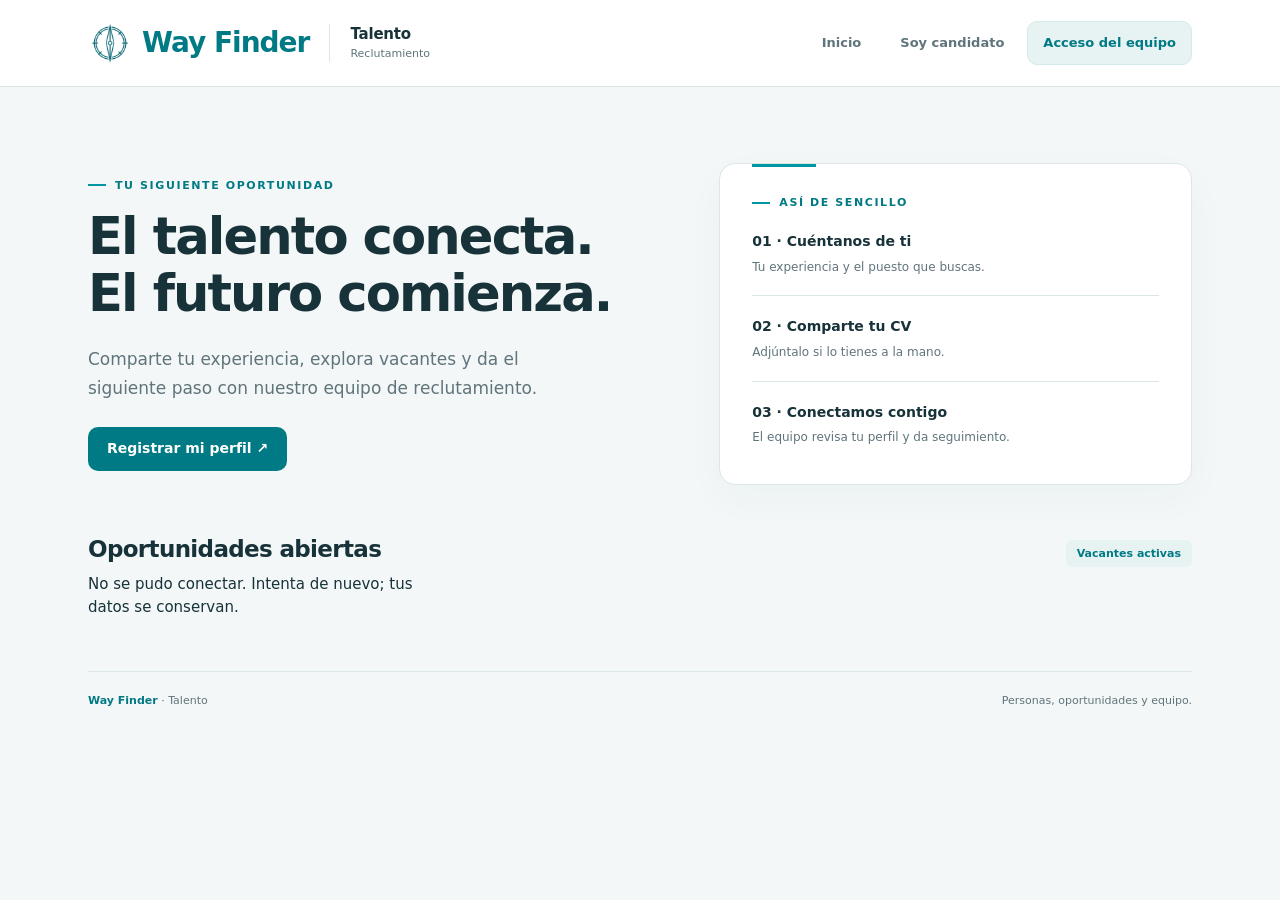
<file: index.html>
<!DOCTYPE html>
<html lang="es"><head><meta charset="UTF-8"><title>Way Finder · Talento</title><meta name="viewport" content="width=device-width,initial-scale=1"><link rel="icon" type="image/png" href="[data-uri]">
<style>
/* Way Finder: estilos comunes de la aplicación. */
:root{
--ink:#152f35;
--muted:#5c7478;
--teal:#007f83;
--line:#d8e5e4;
--paper:#fff;
--bg:#f3f7f6}
*{
box-sizing:border-box}
body{
margin:0;
background:var(--bg);
color:var(--ink);
font:15px/1.55 'Segoe UI',sans-serif}
button,input,select,textarea{
font:inherit}
button,a,input,select,textarea{
outline-offset:4px}
button,.button{
border:0;
border-radius:9px;
padding:11px 18px;
background:var(--teal);
color:white;
font-weight:600;
cursor:pointer;
text-decoration:none;
display:inline-block}
button:hover,.button:hover{
filter:brightness(.94)}
button:disabled{
opacity:.5;
cursor:wait}
.secondary{
background:#e5efed;
color:var(--ink)}
.ghost{
background:transparent;
color:var(--teal)}
header{
border-bottom:1px solid var(--line);
background:white;
padding:16px 5%;
display:flex;
align-items:center;
gap:24px;
justify-content:space-between}
.brand{
font-size:25px;
font-weight:800;
letter-spacing:-1px;
color:var(--teal)}
.brand small{
display:block;
font-size:10px;
letter-spacing:2px;
color:var(--muted)}
nav{
display:flex;
gap:5px;
flex-wrap:wrap}
nav button{
font-size:13px}
main{
max-width:1200px;
margin:35px auto;
padding:0 24px}
h1{
font-size:clamp(28px,4vw,46px);
line-height:1.15;
letter-spacing:-1px;
margin:12px 0 18px}
h2{
font-size:24px;
margin:0 0 16px}
h3{
margin:0 0 8px}
p{
color:var(--muted)}
.eyebrow{
font-size:12px;
font-weight:700;
letter-spacing:2px;
text-transform:uppercase;
color:var(--teal)}
.hero{
display:grid;
grid-template-columns:1.3fr 1fr;
gap:36px;
align-items:center;
padding:42px 0}
.hero p{
max-width:560px;
font-size:17px}
.card{
background:var(--paper);
border:1px solid var(--line);
border-radius:16px;
padding:26px;
margin-bottom:20px}
.grid{
display:grid;
grid-template-columns:repeat(2,minmax(0,1fr));
gap:20px}
.jobs{
display:grid;
grid-template-columns:repeat(3,minmax(0,1fr));
gap:16px}
.job{
padding:22px;
border:1px solid var(--line);
border-radius:12px;
background:white}
.job p{
white-space:pre-wrap}
.badge{
display:inline-block;
border-radius:20px;
padding:3px 10px;
background:#e0f3ee;
color:#146052;
font-size:12px;
font-weight:600}
.label,label{
display:block;
font-size:13px;
font-weight:600;
margin:12px 0 5px}
input,select,textarea{
width:100%;
padding:11px 12px;
border:1px solid #b9cfcc;
border-radius:8px;
background:white;
color:var(--ink)}
textarea{
min-height:110px;
resize:vertical}
input[type=checkbox]{
width:auto}
.full{
grid-column:1/-1}
.muted{
color:var(--muted);
font-size:13px}
.actions{
display:flex;
gap:10px;
align-items:center;
flex-wrap:wrap;
margin-top:18px}
.notice{
padding:14px 18px;
border:1px solid var(--line);
border-radius:10px;
background:#e5f4ef;
white-space:pre-wrap;
margin:16px 0}
.error{
background:#fff0ed;
color:#8c2d20;
border-color:#e6b7ae}
[hidden]{
display:none!important}
.narrow{
max-width:740px;
margin:auto}
.login{
max-width:440px;
margin:55px auto}
.toolbar{
display:flex;
gap:12px;
justify-content:space-between;
align-items:center;
flex-wrap:wrap}
.toolbar input{
max-width:350px}
.tabs{
display:flex;
gap:8px;
flex-wrap:wrap;
margin:24px 0}
.tablewrap{
overflow:auto}
table{
border-collapse:collapse;
width:100%;
font-size:13px}
th,td{
padding:13px 12px;
text-align:left;
border-bottom:1px solid var(--line);
vertical-align:top}
th{
color:var(--muted);
font-size:11px;
text-transform:uppercase;
letter-spacing:.6px}
td button{
padding:7px 12px;
font-size:12px}
.stats{
display:grid;
grid-template-columns:repeat(3,1fr);
gap:16px;
margin:22px 0}
.stat{
border:1px solid var(--line);
border-radius:12px;
background:white;
padding:20px}
.stat strong{
font-size:30px;
display:block}
.stat span{
color:var(--muted);
font-size:13px}
dialog{
border:1px solid var(--line);
border-radius:16px;
padding:26px;
width:min(850px,94vw);
max-height:90vh;
color:var(--ink)}
dialog::backdrop{
background:#152f3577}
dl{
display:grid;
grid-template-columns:1fr 2fr;
gap:0;
margin:16px 0}
dt,dd{
padding:8px 0;
border-bottom:1px solid var(--line);
margin:0;
white-space:pre-wrap;
overflow-wrap:anywhere}
dt{
font-size:12px;
color:var(--muted)}
dd{
padding-left:14px}
pre{
white-space:pre-wrap;
overflow-wrap:anywhere;
background:var(--bg);
padding:12px;
font-size:12px}
footer{
max-width:1200px;
margin:50px auto 20px;
padding:20px 24px;
border-top:1px solid var(--line);
font-size:12px;
color:var(--muted)}
.trap{
position:absolute;
left:-10000px}
.step{
border-left:3px solid var(--teal);
padding:0 0 0 18px;
margin:22px 0}
.step b{
display:block}
.step span{
color:var(--muted);
font-size:13px}
@media(max-width:760px){
header{
align-items:flex-start;
flex-direction:column;
gap:12px}
.hero,.grid,.jobs{
grid-template-columns:1fr}
.hero{
padding:15px 0;
gap:15px}
main{
padding:0 16px;
margin-top:24px}
.card{
padding:20px}
.stats{
gap:8px}
.stat{
padding:12px}
.stat strong{
font-size:25px}
h1{
font-size:34px}
dl{
grid-template-columns:1fr}
dd{
padding-left:0}
}

/* Identidad Way Finder. La aplicación cambia de nombre, la marca se conserva. */
:root{
 --wk-primary:#0096a3;--wk-action:#007a84;--wk-ink:#173239;--wk-background:#f3f7f7;
 --wk-muted:#60747b;--wk-border:#dbe6e7;--wk-surface:#fff;--wk-soft:#e7f3f3;
 --ink:var(--wk-ink);--muted:var(--wk-muted);--teal:var(--wk-action);--line:var(--wk-border);--paper:var(--wk-surface);--bg:var(--wk-background);
}
body{font-family:'Segoe UI',system-ui,-apple-system,sans-serif;-webkit-font-smoothing:antialiased}
button,.button{display:inline-flex;align-items:center;justify-content:center;gap:8px;min-height:44px;border:1px solid transparent;border-radius:10px;padding:10px 18px;font-size:14px;font-weight:650;line-height:1.4;transition:background .16s,box-shadow .16s}
button:hover,.button:hover{box-shadow:0 3px 12px #17323915;filter:brightness(.95)}
button:disabled{box-shadow:none}
.secondary{background:var(--wk-soft);color:var(--wk-action);border-color:#d4e9e9}
.ghost{color:var(--wk-muted);background:transparent}
.ghost:hover{color:var(--wk-action);background:var(--wk-soft);box-shadow:none}
button:focus-visible,a:focus-visible,input:focus-visible,select:focus-visible,textarea:focus-visible{outline:3px solid var(--wk-primary);outline-offset:4px}
header{padding:21px max(28px,calc((100vw - 1104px)/2));gap:24px}
.brand-lockup{display:flex;align-items:center;gap:20px;flex-shrink:0}
.brand{display:flex;align-items:baseline;gap:3px;color:var(--wk-action);font-size:28px;line-height:1.1;font-weight:800;letter-spacing:-1.35px}
.brand-mark{display:inline-block;width:6px;height:6px;border-radius:50%;background:var(--wk-primary)}
.brand-module{display:flex;flex-direction:column;border-left:1px solid var(--wk-border);padding-left:20px;line-height:1.35}
.brand-module strong{font-size:15px;letter-spacing:-.2px;font-weight:700}
.brand-module span{margin-top:2px;font-size:11px;color:var(--wk-muted)}
nav{gap:7px;align-items:center}nav button{font-size:13px;padding-inline:15px}
main{max-width:1160px;margin:34px auto;padding:0 28px}
h1{font-size:clamp(34px,4vw,52px);line-height:1.12;letter-spacing:-1.9px;font-weight:730;margin:14px 0 22px}
h2{font-size:23px;line-height:1.3;letter-spacing:-.65px;font-weight:700}
h3{font-size:18px;line-height:1.4;letter-spacing:-.35px}
.eyebrow{display:flex;align-items:center;gap:9px;font-size:11px;font-weight:750;letter-spacing:1.6px}
.eyebrow::before{content:'';width:18px;height:2px;background:var(--wk-primary);flex-shrink:0}
.hero{grid-template-columns:1.2fr 1fr;gap:64px;padding:42px 0 50px}
.hero>div>p{max-width:480px;font-size:17px;line-height:1.75}
.card{border-radius:16px;padding:28px;margin-bottom:22px}
.hero .card{position:relative;padding:30px 32px 18px;margin:0;box-shadow:0 14px 40px #17323908;overflow:hidden}
.hero .card::before{position:absolute;content:'';width:64px;height:3px;top:0;left:32px;background:var(--wk-primary)}
.grid{gap:18px 22px}.jobs{gap:18px}.job{border-radius:16px;padding:24px}
.badge{display:inline-flex;align-items:center;gap:6px;background:var(--wk-soft);color:var(--wk-action);padding:5px 11px;border-radius:6px;font-size:11px;font-weight:650}
label,.label{margin:12px 0 7px;font-size:13px;font-weight:650}
input,select,textarea{border-color:#c7d8da;border-radius:9px;padding:11px 13px}
input::placeholder,textarea::placeholder{color:#7b8f95}
input:focus,select:focus,textarea:focus{border-color:var(--wk-action)}
input[readonly]{background:var(--wk-background)}
input[type=checkbox]{accent-color:var(--wk-action)}
input[type=file]{background:var(--wk-background);border-style:dashed;font-size:13px}
.actions{margin-top:23px}
.notice{background:var(--wk-soft);color:var(--wk-ink);border-color:#cbe4e3;padding:15px 18px;margin:18px 0}
.error{background:#fff1ee;color:#993d30;border-color:#ebc5be}
.narrow{max-width:780px}
.login{max-width:460px;margin:60px auto;padding:32px;box-shadow:0 14px 40px #17323906}
.login h1{letter-spacing:-.9px}
summary{cursor:pointer;color:var(--wk-action);font-size:13px;font-weight:600}
.toolbar{gap:16px}.toolbar h2{margin-bottom:8px}.toolbar input{max-width:340px}
.tabs{align-items:center;gap:7px;margin:26px 0 20px}.tabs button{font-size:13px}
th,td{padding:15px 13px}th{background:var(--wk-background);font-size:10px;font-weight:700;letter-spacing:.9px}
td button{min-height:34px}
.stats{gap:18px;margin:28px 0}.stat{border-radius:16px;padding:23px}
.stat strong{color:var(--wk-action);font-size:34px;line-height:1.3;letter-spacing:-1px;font-weight:700}
.stat span{display:block;margin-top:6px;font-size:12px}
dialog{padding:28px;box-shadow:0 25px 90px #17323920}
dialog::backdrop{background:#17323980}
footer{max-width:1104px;margin:52px auto 24px;padding:20px 0;display:flex;justify-content:space-between;align-items:center;gap:16px;font-size:11px}
footer strong{color:var(--wk-action);font-weight:700}
.step{border-left:0;border-bottom:1px solid var(--wk-border);padding:0 0 19px;margin:20px 0}
.step:last-child{border-bottom:0;margin-bottom:0}.step b{font-size:14px;font-weight:650}.step span{display:block;margin-top:5px;font-size:12px}
@media(max-width:760px){
 header{padding:22px;gap:20px}nav{width:100%;gap:4px}nav button{flex:1;padding-inline:10px;font-size:12px}
 main{margin:26px auto;padding:0 20px}.hero{grid-template-columns:1fr;gap:30px;padding:12px 0 34px}
 h1{font-size:37px;letter-spacing:-1.3px}.hero>div>p{font-size:16px}.card{padding:22px}.hero .card{padding:26px 24px 12px}
 .stats{gap:9px}.stat{padding:15px 12px;border-radius:12px}.stat strong{font-size:27px}.stat span{font-size:11px}
 .login{margin:32px auto;padding:26px}footer{margin:36px 20px 20px;align-items:flex-start;flex-direction:column;gap:5px}
}
@media(prefers-reduced-motion:reduce){*{transition:none!important;scroll-behavior:auto!important}}


.psico-stats{grid-template-columns:repeat(4,1fr)}.psico-tools p{margin:0}.psico-tools select{width:auto;min-width:150px}.psico-tools .actions{margin-top:0}.psico-note{margin:22px 0 0}.psico-meta{display:grid;grid-template-columns:1fr 1fr;gap:0 24px;margin-top:22px}.psico-meta p{overflow-wrap:anywhere;font-size:13px}.psico-meta span{display:block;color:var(--wk-muted);font-size:11px;margin-bottom:5px}.psico-meta b{font-weight:600}.psico-series{display:grid;grid-template-columns:140px 1fr 65px 120px;align-items:center;gap:12px;padding:12px 0;border-bottom:1px solid var(--wk-border);font-size:12px}.psico-series small{font-size:10px;color:var(--wk-muted)}.psico-bar{height:8px;background:var(--wk-soft);border-radius:6px;overflow:hidden}.psico-bar>div{height:100%;background:var(--wk-primary);border-radius:6px}.psico-answer{padding:12px;background:var(--wk-background);border-radius:9px;font-size:12px;margin-top:12px;overflow-wrap:anywhere}.psico-answer p{margin:5px 0 0}.psico-module details{margin:24px 0}.tabs{flex-wrap:wrap}#modal{width:min(960px,94vw)}
@media(max-width:760px){.psico-stats{grid-template-columns:1fr 1fr}.psico-tools{align-items:stretch}.psico-tools .actions{width:100%}.psico-tools select{flex:1}.psico-series{grid-template-columns:1fr 65px;gap:6px 12px}.psico-series .psico-bar{grid-column:1;grid-row:2}.psico-series small{grid-column:2;grid-row:2}.psico-series>span{text-align:right}}

:root{--wk-primary: #0096A3;--wk-action: #007A84;--wk-ink: #173239;--wk-background: #F3F7F7;}

.brand-logo{width:44px;height:44px;object-fit:contain;flex-shrink:0}.brand:has(.brand-logo){align-items:center;gap:10px;letter-spacing:-1px}
.management-filters{display:flex;flex-wrap:wrap;align-items:end;gap:12px;margin-top:18px}.management-filters>div{flex:1 1 145px;min-width:130px}.management-filters label{font-size:12px;margin:0 0 5px}.management-filters input,.management-filters select{margin:0;min-height:44px}.management-help{font-size:12px;margin:14px 0}.pagination{border-top:1px solid var(--line);margin-top:16px;padding-top:16px;display:flex;align-items:center;justify-content:space-between;gap:16px;flex-wrap:wrap}.pagination p{font-size:12px;margin:0}.pagination .actions{margin:0;align-items:center}.pagination select{width:80px;margin:0}.pagination label{margin:0;font-size:12px}
@media(max-width:760px){.brand-logo{width:36px;height:36px}.brand:has(.brand-logo){font-size:24px}.management-filters>div{flex-basis:44%}.pagination .actions{width:100%;flex-wrap:wrap}.pagination button{flex:1}}

</style></head><body>
<header><div class="brand-lockup"><div class="brand"><img class="brand-logo" src="[data-uri]" alt="" width="44" height="44"><span>Way Finder</span></div><div class="brand-module"><strong>Talento</strong><span>Reclutamiento</span></div></div><nav aria-label="Navegación principal"><button class="ghost" data-route="inicio">Inicio</button><button class="ghost" data-route="candidatos">Soy candidato</button><button class="secondary" data-route="admin">Acceso del equipo</button></nav></header>
<main><div id="message" role="status" aria-live="polite" hidden></div><div id="screen"></div></main>
<dialog id="modal"><div class="toolbar"><h2 id="modalTitle"></h2><button class="secondary" id="closeModal" aria-label="Cerrar detalle">Cerrar</button></div><div id="modalBody"></div><div id="modalMessage" role="status" hidden></div></dialog>
<footer><span><strong>Way Finder</strong> · Talento</span><span>Personas, oportunidades y equipo.</span></footer>
<script>
'use strict';
const initialView = 'inicio';
const $ = id => document.getElementById(id);
const esc = value => String(value ?? '').replace(/[&<>"']/g,c=>({'&':'&amp;','<':'&lt;','>':'&gt;','"':'&quot;',"'":'&#39;'}[c]));
let token=sessionStorage.getItem('hitalent_session')||'',profile=null,panel=null,view=initialView,tab='candidatos',users=[],logs=[],jobs=[],filter='',submissionId=crypto.randomUUID();
const candStates=['Pendiente','En revisión','Entrevista','En proceso','Contratado','Descartado'];
const reqStates=['Activa','Pausada','Cerrada'];
const labels={nombreSolicitante:'Nombre del solicitante',empresaCliente:'Empresa',telefonoContacto:'Teléfono fijo',celularContacto:'Celular',emailContacto:'Correo de contacto',nombrePosicion:'Nombre de la posición',numeroVacantes:'Número de vacantes',tipoVacante:'Tipo de vacante',ubicacion:'Ubicación',horarioLaboral:'Horario',reportaA:'Reporta a',edadMinMax:'Edad sugerida',estadoCivil:'Estado civil',genero:'Género',escolaridad:'Escolaridad',objetivoPuesto:'Objetivo del puesto',experienciaRequerida:'Experiencia requerida',requisitosIndispensables:'Requisitos indispensables',requisitosDeseables:'Requisitos deseables',conocimientosCualidades:'Conocimientos y cualidades',habilidadesTecnologicas:'Habilidades tecnológicas',idiomas:'Idiomas',competenciasEvaluar:'Competencias a evaluar',actividadesDesempenar:'Actividades a desempeñar',sueldoBruto:'Sueldo mensual bruto',sueldoNeto:'Sueldo mensual neto',prestacionesLey:'Prestaciones de ley',prestacionesSuperiores:'Prestaciones superiores',compensacionesVariables:'Compensaciones variables',esquemaPago:'Esquema de pago',frecuenciaPago:'Frecuencia de pago',tipoContrato:'Tipo de contrato',periodoPrueba:'Periodo de prueba',requisitosAutoTransporte:'Requisitos de transporte',observacionesExtras:'Observaciones'};
function notice(text,error=false,target='message'){const el=$(target);el.textContent=text;el.className='notice'+(error?' error':'');el.hidden=!text;}
const API_URL='https://script.google.com/macros/s/AKfycbwxMBgBHl1hzU6tCfKWdOVpvUYFdgeqo6Sm1vyvuqQIQPsPiCxRO5EpH_2NaZDyJLVg/exec';
async function rpc(action,data={}){
  let response;
  if(window.google?.script?.run){response=await new Promise((resolve,reject)=>google.script.run.withSuccessHandler(resolve).withFailureHandler(()=>reject(new Error('No se pudo conectar. Intenta de nuevo.'))).api(action,data,token));}
  else{
    const controller=new AbortController(),timer=setTimeout(()=>controller.abort(),60000);
    try{const result=await fetch(API_URL,{method:'POST',headers:{'Content-Type':'text/plain;charset=utf-8'},credentials:'omit',redirect:'follow',body:JSON.stringify({action,data,token}),signal:controller.signal});if(!result.ok)throw new Error();response=await result.json();}
    catch(e){throw new Error('No se pudo conectar. Intenta de nuevo; tus datos se conservan.');}finally{clearTimeout(timer);}
  }
  if(!response?.success)throw new Error(response?.error||'No se pudo completar la operación.');return response.data;
}
async function busy(button,fn,target='message'){const text=button.textContent;button.disabled=true;button.textContent='Procesando…';try{await fn();}catch(e){notice(e.message,true,target);}finally{button.disabled=false;button.textContent=text;}}
function options(values,selected){return values.map(v=>`<option value="${esc(v)}" ${v===selected?'selected':''}>${esc(v)}</option>`).join('');}
function date(v){return v?new Date(v).toLocaleString('es-MX',{dateStyle:'medium',timeStyle:'short'}):'—';}
Object.assign(labels,{idPostulacion:'Folio del candidato',idRequisicion:'Folio de la requisición',fecha:'Fecha de registro',nombreCandidato:'Nombre',telefono:'Teléfono',correo:'Correo',estatusProceso:'Estatus del proceso',notasReclutador:'Notas del equipo',puestoDeseado:'Puesto de interés',nivelEstudios:'Nivel de estudios',consentimientoEn:'Autorización del candidato',actualizadoEn:'Última actualización',actualizadoPor:'Actualizado por',estatus:'Estatus',nombre:'Nombre',rol:'Rol',activo:'Registro activo',nombreRequisicion:'Vacante vinculada'});
function details(obj){return '<dl>'+Object.entries(obj).filter(([k,v])=>v!==''&&v!=null&&!['cvFileId','linkCV','solicitudId','version'].includes(k)).map(([k,v])=>`<dt>${esc(labels[k]||k)}</dt><dd>${esc(typeof v==='boolean'?(v?'Sí':'No'):['fecha','consentimientoEn','actualizadoEn'].includes(k)?date(v):v)}</dd>`).join('')+'</dl>';}
function openModal(title,html){$('modalTitle').textContent=title;$('modalBody').innerHTML=html;notice('',false,'modalMessage');$('modal').showModal();}
$('closeModal').onclick=()=>$('modal').close();
document.querySelectorAll('[data-route]').forEach(b=>b.onclick=()=>route(b.dataset.route));
document.addEventListener('click',e=>{const b=e.target.closest('[data-go]');if(b)route(b.dataset.go);});
async function route(next){
  if($('modal').open)$('modal').close();
  view=next;notice('');filter='';submissionId=crypto.randomUUID();
  if(next==='inicio'){home();return;}
  if(next==='candidatos'){candidateForm();return;}
  if(next==='cliente'){clientForm();return;}
  if(!token){login();return;}
  if(profile?.cambiarPassword){passwordForm(true);return;}
  $('screen').innerHTML='<div class="card" role="status">Cargando tu espacio…</div>';
  try{if(!profile){profile=(await rpc('miSesion')).perfil;}if(profile.cambiarPassword){passwordForm(true);return;}panel=await rpc('panelResumen');profile=panel.perfil;renderPanel();}catch(e){if(e.message==='Cambia tu contraseña para continuar.'){profile=profile||{correo:'',usuario:''};passwordForm(true);}else{notice(e.message,true);login();}}
}
async function home(){
  $('screen').innerHTML=`<section class="hero"><div><div class="eyebrow">Tu siguiente oportunidad</div><h1>El talento conecta.<br>El futuro comienza.</h1><p>Comparte tu experiencia, explora vacantes y da el siguiente paso con nuestro equipo de reclutamiento.</p><div class="actions"><button data-go="candidatos">Registrar mi perfil ↗</button></div></div><aside class="card"><div class="eyebrow">Así de sencillo</div><div class="step"><b>01 · Cuéntanos de ti</b><span>Tu experiencia y el puesto que buscas.</span></div><div class="step"><b>02 · Comparte tu CV</b><span>Adjúntalo si lo tienes a la mano.</span></div><div class="step"><b>03 · Conectamos contigo</b><span>El equipo revisa tu perfil y da seguimiento.</span></div></aside></section><section><div class="toolbar"><h2>Oportunidades abiertas</h2><span class="badge">Vacantes activas</span></div><div id="jobs" class="jobs"><p>Cargando oportunidades…</p></div></section>`;
  try{jobs=await rpc('vacantes');if(view!=='inicio')return;$('jobs').innerHTML=jobs.length?jobs.map(j=>`<article class="job"><span class="badge">${esc(j.ubicacion||'Ubicación por confirmar')}</span><h3 style="margin-top:15px">${esc(j.nombrePosicion)}</h3><p>${esc(j.objetivoPuesto||j.experienciaRequerida||'Consulta los detalles con nuestro equipo.')}</p><button class="secondary" data-job="${esc(j.idRequisicion)}">Ver y postularme</button></article>`).join(''):'<div class="card full"><h3>Tu talento tiene lugar aquí</h3><p>Aún no hay vacantes publicadas. Puedes registrar tu perfil para futuras oportunidades.</p><button data-go="candidatos">Enviar mi perfil</button></div>';
  document.querySelectorAll('[data-job]').forEach(b=>b.onclick=()=>candidateForm(b.dataset.job));
  }catch(e){if(view==='inicio')$('jobs').textContent=e.message;}
}
function field(name,label,type='text',required=false){return `<div><label for="${name}">${esc(label)}${required?' *':''}</label><input id="${name}" name="${name}" type="${type}" ${required?'required':''} maxlength="${type==='email'?180:200}" ${type==='number'?'min="1" max="1000" value="1"':''}></div>`;}
function trap(){return '<div class="trap" aria-hidden="true"><label>Website<input name="website" tabindex="-1" autocomplete="off"></label></div>';}
async function candidateForm(jobId=''){
  view='candidatos';submissionId=crypto.randomUUID();
  $('screen').innerHTML=`<div class="narrow"><div class="eyebrow">Candidatos</div><h1>Hablemos de tu talento.</h1><p>Completa tu perfil. El CV es opcional; puedes registrarte aunque todavía no lo tengas.</p><form id="candidate" class="card">${trap()}<div class="grid">${field('nombreCandidato','Nombre completo','text',true)}${field('telefono','Teléfono celular','tel',true)}${field('correo','Correo electrónico','email',true)}${field('puestoDeseado','Puesto o área de interés','text',true)}<div><label for="nivelEstudios">Nivel de estudios *</label><select name="nivelEstudios" id="nivelEstudios" required><option value="">Selecciona</option>${options(['Secundaria','Preparatoria','Carrera técnica','Universidad trunca','Universidad terminada','Posgrado','Otro'])}</select></div><div><label for="idRequisicion">Vacante</label><select id="idRequisicion" name="idRequisicion"><option value="ESPONTANEO">Registro para futuras oportunidades</option></select></div><div id="jobDetail" class="full" hidden></div><div class="full"><label for="cv">Currículum (opcional)</label><input id="cv" type="file" accept=".pdf,.doc,.docx"><p class="muted">PDF o Word · Hasta 5 MB · Se guarda de forma privada.</p></div></div><div class="notice"><b>Uso de tu información</b><p class="muted">Way Finder utilizará tus datos de contacto, experiencia y CV para revisar tu perfil y contactarte por oportunidades laborales. Tendrán acceso el equipo autorizado de reclutamiento y su administrador. Para solicitar corrección o eliminación, contacta al equipo de Way Finder que te compartió este portal.</p><label><input type="checkbox" name="consentimiento" required> Autorizo el uso de mi información para estos fines. *</label></div><button type="submit">Enviar mi perfil</button></form></div>`;
  $('candidate').onsubmit=e=>{e.preventDefault();busy(e.submitter,async()=>{
    const form=e.target,d=Object.fromEntries(new FormData(form));d.consentimiento=true;d.solicitudId=submissionId;
    const f=$('cv').files[0];if(f){if(f.size>5*1024*1024)throw new Error('El CV debe pesar hasta 5 MB.');if(!/\.(pdf|doc|docx)$/i.test(f.name))throw new Error('Selecciona PDF o Word.');const base64=await new Promise((resolve,reject)=>{const r=new FileReader();r.onload=()=>resolve(r.result.split(',')[1]);r.onerror=()=>reject(new Error('No se pudo leer el archivo.'));r.readAsDataURL(f);});d.cv={nombre:f.name,base64};}
    const result=await rpc('postular',d);$('screen').innerHTML=`<div class="card narrow"><span class="badge">Perfil recibido</span><h1>Ya estás en nuestra bolsa.</h1><p>Tu registro se guardó correctamente. El equipo se pondrá en contacto contigo si hay una oportunidad para tu perfil.</p><p class="muted">Folio: ${esc(result.id)}</p><button data-go="inicio">Volver al inicio</button></div>`;notice('');
  });};
  try{jobs=await rpc('vacantes');if(view!=='candidatos'||!$('idRequisicion'))return;$('idRequisicion').innerHTML='<option value="ESPONTANEO">Registro para futuras oportunidades</option>'+jobs.map(j=>`<option value="${esc(j.idRequisicion)}">${esc(j.nombrePosicion)} · ${esc(j.ubicacion)}</option>`).join('');if(jobs.some(j=>j.idRequisicion===jobId))$('idRequisicion').value=jobId;
  const show=()=>{const j=jobs.find(j=>j.idRequisicion===$('idRequisicion').value);$('jobDetail').hidden=!j;if(j){$('jobDetail').innerHTML=details({nombrePosicion:j.nombrePosicion,ubicacion:j.ubicacion,objetivoPuesto:j.objetivoPuesto,experienciaRequerida:j.experienciaRequerida,requisitosIndispensables:j.requisitosIndispensables});if(!$('puestoDeseado').value)$('puestoDeseado').value=j.nombrePosicion;}};$('idRequisicion').onchange=show;show();}catch(e){notice(e.message,true);}
}
function clientForm(){
  const groups=[['Datos de contacto',['nombreSolicitante','empresaCliente','telefonoContacto','celularContacto','emailContacto']],['La vacante',['nombrePosicion','numeroVacantes','tipoVacante','ubicacion','horarioLaboral','reportaA']],['Perfil y experiencia',['escolaridad','objetivoPuesto','experienciaRequerida','requisitosIndispensables','requisitosDeseables','conocimientosCualidades','habilidadesTecnologicas','idiomas','competenciasEvaluar','actividadesDesempenar']],['Compensación y contratación',['sueldoBruto','sueldoNeto','prestacionesLey','prestacionesSuperiores','compensacionesVariables','esquemaPago','frecuenciaPago','tipoContrato','periodoPrueba']],['Detalles adicionales',['requisitosAutoTransporte','observacionesExtras']]];
  const long=['objetivoPuesto','requisitosIndispensables','requisitosDeseables','conocimientosCualidades','actividadesDesempenar','observacionesExtras'];
  $('screen').innerHTML=`<div class="narrow"><div class="eyebrow">Empresas</div><h1>Encuentra a tu próximo talento.</h1><p>Comparte los detalles del puesto. El equipo revisará tu solicitud antes de publicar la vacante.</p><form id="client">${trap()}${groups.map(([title,fields])=>`<section class="card"><h2>${title}</h2><div class="grid">${fields.map(k=>long.includes(k)?`<div class="full"><label for="${k}">${labels[k]}</label><textarea name="${k}" id="${k}" maxlength="5000"></textarea></div>`:field(k,labels[k],k==='emailContacto'?'email':k==='numeroVacantes'?'number':'text',['nombreSolicitante','empresaCliente','emailContacto','nombrePosicion'].includes(k))).join('')}</div></section>`).join('')}<button type="submit">Enviar requisición</button></form></div>`;
  $('client').onsubmit=e=>{e.preventDefault();busy(e.submitter,async()=>{const d=Object.fromEntries(new FormData(e.target));d.solicitudId=submissionId;const r=await rpc('requisicion',d);$('screen').innerHTML=`<div class="card narrow"><span class="badge">Solicitud recibida</span><h1>Estamos en contacto.</h1><p>El equipo revisará la requisición antes de publicarla.</p><p class="muted">Folio: ${esc(r.id)}</p><button data-go="inicio">Volver al inicio</button></div>`;});};
}
async function acceptSession(result){token=result.token;profile=result.perfil;sessionStorage.setItem('hitalent_session',token);notice('');if(profile.cambiarPassword)passwordForm(true);else await route('admin');}
function login(){
  $('screen').innerHTML=`<div class="card login"><div class="eyebrow">Espacio del equipo</div><h1 style="font-size:30px">Bienvenido de nuevo.</h1><p>Ingresa con el usuario y la contraseña de tu cuenta.</p><form id="passwordLogin"><label for="loginUser">Usuario o correo</label><input id="loginUser" autocomplete="username" required maxlength="180"><label for="loginPassword">Contraseña</label><input id="loginPassword" type="password" autocomplete="current-password" required maxlength="64"><div class="actions"><button type="submit">Entrar al panel</button></div></form><details style="margin-top:22px"><summary>Configurar o recuperar acceso del propietario</summary><p class="muted">Solo el propietario puede verificar su correo para establecer una contraseña. Los colaboradores deben pedir el acceso al superadmin.</p><form id="request">${field('loginEmail','Correo del propietario','email',true)}<div class="actions"><button type="submit" class="secondary">Solicitar código</button></div></form><form id="verify" hidden><label for="code">Código de 6 dígitos</label><input id="code" inputmode="numeric" autocomplete="one-time-code" pattern="[0-9]{6}" maxlength="6" required><p class="muted">Revisa tu correo. El código caduca en 10 minutos.</p><button type="submit">Verificar y configurar contraseña</button></form></details></div>`;
  $('passwordLogin').onsubmit=e=>{e.preventDefault();busy(e.submitter,async()=>{const r=await rpc('iniciarSesion',{usuario:$('loginUser').value,password:$('loginPassword').value});await acceptSession(r);});};
  $('request').onsubmit=e=>{e.preventDefault();busy(e.submitter,async()=>{const r=await rpc('solicitarCodigo',{correo:$('loginEmail').value});$('verify').hidden=false;notice(r.message);$('code').focus();});};
  $('verify').onsubmit=e=>{e.preventDefault();busy(e.submitter,async()=>{await acceptSession(await rpc('verificarCodigo',{correo:$('loginEmail').value,codigo:$('code').value}));});};
}
function passwordForm(required=false){
  $('screen').innerHTML=`<div class="card login"><div class="eyebrow">Tu cuenta</div><h1 style="font-size:30px">${required?'Define tu contraseña personal.':'Cambiar contraseña'}</h1><p>Usuario: <b>${esc(profile.usuario||profile.correo)}</b></p><p class="muted">De 12 a 64 caracteres. No compartas tu contraseña.</p><form id="changePassword">${required?'':'<label for="currentPassword">Contraseña actual</label><input id="currentPassword" type="password" autocomplete="current-password" required maxlength="64">'}<label for="newPassword">Nueva contraseña</label><input id="newPassword" type="password" autocomplete="new-password" required minlength="12" maxlength="64"><label for="confirmPassword">Confirmar contraseña</label><input id="confirmPassword" type="password" autocomplete="new-password" required minlength="12" maxlength="64"><div class="actions"><button type="submit">Guardar contraseña</button>${required?'':'<button type="button" id="cancelPassword" class="secondary">Cancelar</button>'}</div></form></div>`;
  if($('cancelPassword'))$('cancelPassword').onclick=()=>route('admin');
  $('changePassword').onsubmit=e=>{e.preventDefault();busy(e.submitter,async()=>{if($('newPassword').value!==$('confirmPassword').value)throw new Error('Las contraseñas no coinciden.');await acceptSession(await rpc('cambiarPassword',{actual:$('currentPassword')?.value||'',password:$('newPassword').value}));notice('Contraseña actualizada.');});};
}
// Filtros por vista. El servidor envía solo la página solicitada.
const managementViews={};let managementRequest=0,searchTimer;
function viewState(){return managementViews[tab]||(managementViews[tab]={pagina:1,limite:25,buscar:'',actividad:['usuarios','bitacora','psicometricos'].includes(tab)?'todos':'activos',estatus:'',rol:'',tipoEntidad:'',desde:'',hasta:'',orden:'fecha_desc'});}
function renderPanel(){
 const s=panel.resumen;
 $('screen').innerHTML=`<div class="toolbar"><div><div class="eyebrow">${profile.rol==='superadmin'?'Superadmin':profile.rol==='admin'?'Administración':'Reclutamiento'}</div><h1 style="font-size:34px;margin-bottom:4px">Tu espacio de trabajo.</h1><p>${esc(profile.nombre)} · ${esc(profile.correo)}</p></div><div class="actions"><button id="refresh" class="secondary">Actualizar</button><button id="logout" class="ghost">Cerrar sesión</button></div></div><div class="stats"><div class="stat"><strong>${s.candidatos}</strong><span>Candidatos activos · ${s.inactivos} inactivos</span></div><div class="stat"><strong>${s.vacantes}</strong><span>Vacantes publicadas</span></div><div class="stat"><strong>${s.pendientes}</strong><span>Por revisar · activos</span></div></div><div class="tabs"><button data-tab="candidatos">Candidatos</button><button data-tab="requisiciones">Requisiciones</button><button data-tab="psicometricos">Psicométricos</button>${profile.rol==='superadmin'?'<button data-tab="usuarios">Equipo y accesos</button><button data-tab="bitacora">Bitácora</button>':''}${['admin','superadmin'].includes(profile.rol)?'<button id="checklistLink" class="secondary">Compartir checklist</button>':''}<button data-tab="perfil">Mi perfil</button></div><section class="card"><div class="toolbar"><h2 id="tableTitle"></h2><input id="search" type="search" maxlength="200" placeholder="Buscar nombre, correo, folio…" aria-label="Buscar en esta vista"></div><div id="filters"></div><div id="table" class="tablewrap"></div><div id="pagination"></div></section>`;
 if($('checklistLink'))$('checklistLink').onclick=e=>busy(e.target,async()=>{const r=await rpc('enlaceChecklist');openModal('Enlace para la empresa',`<p>Copia este enlace y envíalo a la empresa para completar el checklist.</p><label for="shareUrl">Enlace del checklist</label><input id="shareUrl" readonly value="${esc(r.url)}"><div class="actions"><button id="copyChecklist">Copiar enlace</button></div>`);$('copyChecklist').onclick=async()=>{try{await navigator.clipboard.writeText(r.url);notice('Enlace copiado.',false,'modalMessage');}catch(e){$('shareUrl').select();notice('Selecciona y copia el enlace.',false,'modalMessage');}};});
 $('refresh').onclick=e=>busy(e.target,async()=>{panel=await rpc('panelResumen');profile=panel.perfil;renderPanel();});
 $('logout').onclick=e=>busy(e.target,async()=>{await rpc('salir');token='';profile=null;panel=null;users=[];logs=[];managementRequest++;sessionStorage.removeItem('hitalent_session');login();});
 document.querySelectorAll('[data-tab]').forEach(b=>b.onclick=()=>switchTab(b.dataset.tab));
 $('search').oninput=e=>{const state=viewState();state.buscar=e.target.value;state.pagina=1;filter=state.buscar.toLowerCase();clearTimeout(searchTimer);managementRequest++;searchTimer=setTimeout(()=>renderTable(),300);};
 switchTab(tab);
}
function managementFilters(){
 const s=viewState(),choices=tab==='candidatos'?candStates:tab==='requisiciones'?reqStates:tab==='psicometricos'?['Vigente','Completada','Vencida','Sin vigencia']:[];
 const select=(key,label,entries)=>`<div><label for="filter-${key}">${label}</label><select id="filter-${key}" data-filter="${key}">${entries.map(([v,n])=>`<option value="${esc(v)}" ${s[key]===v?'selected':''}>${esc(n)}</option>`).join('')}</select></div>`;
 $('filters').innerHTML=`<div class="management-filters">${['candidatos','requisiciones','usuarios'].includes(tab)?select('actividad',tab==='usuarios'?'Acceso':'Actividad',[['activos','Activos'],['inactivos',tab==='usuarios'?'Suspendidos':'Inactivos'],['todos','Todos']]):''}${choices.length?select('estatus',tab==='psicometricos'?'Vigencia':'Estatus',[['','Todos los estatus'],...choices.map(v=>[v,v])]):''}${tab==='usuarios'?select('rol','Rol',[['','Todos los roles'],...['reclutador','admin','superadmin'].map(v=>[v,v])]):''}${tab==='bitacora'?select('tipoEntidad','Registro',[['','Todos'],...['Candidatos','Requisiciones','Usuarios','Psicométricos','Sistema'].map(v=>[v,v])]):''}${['desde','hasta'].map(k=>`<div><label for="filter-${k}">${k==='desde'?'Desde':'Hasta'} (registro)</label><input id="filter-${k}" data-filter="${k}" type="date" value="${esc(s[k])}"></div>`).join('')}${select('orden','Orden',[['fecha_desc','Más recientes'],['fecha_asc','Más antiguos'],['nombre_asc',tab==='bitacora'?'Actor A–Z':'Nombre A–Z'],['nombre_desc',tab==='bitacora'?'Actor Z–A':'Nombre Z–A'],...(['candidatos','requisiciones'].includes(tab)?[['actualizado_desc','Última actualización']]:[])])}<div><button id="clearFilters" class="ghost" type="button">Limpiar filtros</button></div></div><p class="muted management-help">${['candidatos','requisiciones'].includes(tab)?'Los inactivos conservan su expediente y bitácora. Puedes reactivarlos desde el detalle.':tab==='bitacora'?'Historial completo: busca por persona, acción o folio, y recorre las páginas.':'Busca y filtra para encontrar el registro.'}</p>`;
 document.querySelectorAll('[data-filter]').forEach(el=>el.onchange=()=>{s[el.dataset.filter]=el.value;s.pagina=1;renderTable();});
 $('clearFilters').onclick=()=>{delete managementViews[tab];switchTab(tab);};
}
async function switchTab(next){
 clearTimeout(searchTimer);managementRequest++;tab=next;const s=viewState();filter=s.buscar.toLowerCase();$('search').value=s.buscar;$('search').hidden=tab==='perfil';$('filters').hidden=tab==='perfil';$('pagination').hidden=tab==='perfil';
 document.querySelectorAll('[data-tab]').forEach(b=>b.className=b.dataset.tab===tab?'':'secondary');
 $('tableTitle').textContent=({candidatos:'Candidatos',requisiciones:'Requisiciones',usuarios:'Equipo y accesos',bitacora:'Bitácora',psicometricos:'Psicométricos',perfil:'Mi perfil'})[tab];
 if(tab!=='perfil')managementFilters();await renderTable();
}
function table(headers,rows){return `<table><thead><tr>${headers.map(h=>`<th>${esc(h)}</th>`).join('')}</tr></thead><tbody>${rows.join('')||`<tr><td colspan="${headers.length}">Sin registros con estos filtros.</td></tr>`}</tbody></table>`;}
function managementPagination(r){
 const start=r.total?(r.pagina-1)*r.limite+1:0,end=Math.min(r.pagina*r.limite,r.total);
 $('pagination').innerHTML=`<div class="pagination"><p role="status" aria-live="polite">${start}–${end} de ${r.total} registros · Página ${r.pagina} de ${r.paginas}</p><div class="actions"><label for="pageSize">Por página</label><select id="pageSize">${[10,25,50,100].map(n=>`<option ${n===r.limite?'selected':''}>${n}</option>`).join('')}</select><button id="previousPage" class="secondary" ${r.pagina<=1?'disabled':''}>Anterior</button><button id="nextPage" class="secondary" ${r.pagina>=r.paginas?'disabled':''}>Siguiente</button></div></div>`;
 $('pageSize').onchange=e=>{Object.assign(viewState(),{limite:Number(e.target.value),pagina:1});renderTable();};
 $('previousPage').onclick=()=>{viewState().pagina=Math.max(1,r.pagina-1);renderTable();};$('nextPage').onclick=()=>{viewState().pagina=r.pagina+1;renderTable();};
}
async function renderTable(){
 if(tab==='perfil'){$('table').innerHTML=`<form id="myProfile">${field('profileName','Nombre visible','text',true)}<p>Usuario: ${esc(profile.usuario)}<br>${esc(profile.correo)} · ${esc(profile.rol)}</p><button type="submit">Guardar perfil</button><button type="button" id="myPassword" class="secondary">Cambiar contraseña</button></form>`;$('profileName').value=profile.nombre;$('myPassword').onclick=()=>passwordForm(false);$('myProfile').onsubmit=e=>{e.preventDefault();busy(e.submitter,async()=>{profile=await rpc('perfil',{nombre:$('profileName').value});notice('Perfil actualizado.');});};return;}
 const requestedTab=tab,id=++managementRequest;const state={...viewState()};
 $('table').textContent='Cargando registros…';$('pagination').textContent='';$('table').setAttribute('aria-busy','true');
 try{
  const r=await rpc('gestion',{entidad:requestedTab,...state});if(id!==managementRequest||tab!==requestedTab||view!=='admin'&&view!=='superadmin')return;
  viewState().pagina=r.pagina;const rows=r.registros;
  if(tab==='candidatos'){
   panel.candidatos=rows;$('table').innerHTML=table(['Nombre','Interés','Contacto','Estatus','Actividad','Recibido',''],rows.map(c=>`<tr><td><b>${esc(c.nombreCandidato)}</b></td><td>${esc(c.puestoDeseado)}<br><span class="muted">${esc(c.nombreRequisicion)}</span></td><td>${esc(c.correo)}<br>${esc(c.telefono)}</td><td><span class="badge">${esc(c.estatusProceso)}</span></td><td>${c.activo?'Activo':'Inactivo'}</td><td>${date(c.fecha)}</td><td><button data-candidate="${esc(c.idPostulacion)}">Revisar</button></td></tr>`));document.querySelectorAll('[data-candidate]').forEach(b=>b.onclick=()=>editCandidate(b.dataset.candidate));
  }else if(tab==='requisiciones'){
   panel.requisiciones=rows;$('table').innerHTML=table(['Puesto','Empresa','Ubicación','Publicación','Actividad',''],rows.map(r=>`<tr><td><b>${esc(r.nombrePosicion)}</b><br>${esc(r.numeroVacantes)} vacante(s)</td><td>${esc(r.empresaCliente)}</td><td>${esc(r.ubicacion)}</td><td><span class="badge">${esc(r.estatus)}</span></td><td>${r.activo?'Activa':'Inactiva'}</td><td><button data-req="${esc(r.idRequisicion)}">Ver detalle</button></td></tr>`));document.querySelectorAll('[data-req]').forEach(b=>b.onclick=()=>editReq(b.dataset.req));
  }else if(tab==='usuarios'){
   users=rows;$('table').innerHTML='<div class="actions"><button id="addUser">Agregar integrante</button></div>'+table(['Nombre','Usuario / correo','Rol','Acceso',''],rows.map(u=>`<tr><td>${esc(u.nombre)}</td><td>${esc(u.usuario)}<br>${esc(u.correo)}</td><td>${esc(u.rol)}</td><td>${u.activo?'Activo':'Suspendido'}</td><td><button data-user="${esc(u.correo)}">Administrar</button></td></tr>`));$('addUser').onclick=()=>editUser();document.querySelectorAll('[data-user]').forEach(b=>b.onclick=()=>editUser(users.find(u=>u.correo===b.dataset.user)));
  }else if(tab==='bitacora'){
   logs=rows;$('table').innerHTML=table(['Fecha','Quién','Acción','Registro',''],rows.map(l=>`<tr><td>${date(l.fecha)}</td><td>${esc(l.actor)}</td><td>${esc(l.accion)}</td><td>${esc(l.entidad)}<br>${esc(l.registroId)}</td><td><button data-log="${esc(l.id)}">Cambios</button></td></tr>`));document.querySelectorAll('[data-log]').forEach(b=>b.onclick=()=>{const l=logs.find(x=>x.id===b.dataset.log);openModal('Detalle del cambio',`<p>${esc(l.actor)} · ${date(l.fecha)}</p><h3>Antes</h3><pre>${esc(l.antes)}</pre><h3>Después</h3><pre>${esc(l.despues)}</pre>`);});
  }else{psicoRecords=rows;psicoSummary=r.resumen;psicoRender();}
  managementPagination(r);
 }catch(e){if(id===managementRequest&&tab===requestedTab){$('table').textContent=e.message;$('pagination').innerHTML='<button id="retryPage" class="secondary">Reintentar</button>';$('retryPage').onclick=()=>renderTable();}}
 finally{if(id===managementRequest)$('table').setAttribute('aria-busy','false');}
}

async function saved(){panel=await rpc('panelResumen');profile=panel.perfil;$('modal').close();renderPanel();notice('Cambios guardados.');}
function editCandidate(id){const c=panel.candidatos.find(x=>x.idPostulacion===id);openModal(c.nombreCandidato,`<form id="editCandidate"><label><input id="recordActive" type="checkbox" ${c.activo!==false?'checked':''}> Candidato activo</label><p class="muted">Al inactivarlo se oculta de la vista habitual. Su CV, evaluaciones y cambios se conservan. Puedes reactivarlo aquí.</p><label for="status">Estatus del proceso</label><select id="status">${options(candStates,c.estatusProceso)}</select><label for="notes">Notas del reclutador</label><textarea id="notes" maxlength="10000">${esc(c.notasReclutador)}</textarea><div class="actions"><button type="submit">Guardar seguimiento</button>${c.cvFileId?'<button type="button" id="download" class="secondary">Descargar CV</button>':'<span class="muted">Sin CV adjunto</span>'}</div></form><div class="actions"><button type="button" id="inviteCandidatePsico" class="secondary">Enviar psicométrico por correo</button></div>${details(c)}`);
  $('inviteCandidatePsico').onclick=()=>psicoInviteModal(c);
  $('editCandidate').onsubmit=e=>{e.preventDefault();busy(e.submitter,async()=>{await rpc('actualizarCandidato',{id,version:c.version,estatusProceso:$('status').value,notasReclutador:$('notes').value,activo:$('recordActive').checked});await saved();},'modalMessage');};
  if($('download'))$('download').onclick=e=>busy(e.target,async()=>{const r=await rpc('descargarCV',{id});const bytes=Uint8Array.from(atob(r.base64),c=>c.charCodeAt(0)),url=URL.createObjectURL(new Blob([bytes],{type:r.mime})),a=document.createElement('a');a.href=url;a.download=r.nombre;document.body.appendChild(a);a.click();a.remove();setTimeout(()=>URL.revokeObjectURL(url),30000);},'modalMessage');
}
function editReq(id){const r=panel.requisiciones.find(x=>x.idRequisicion===id);openModal(r.nombrePosicion,`<form id="editReq"><label><input id="reqActive" type="checkbox" ${r.activo!==false?'checked':''}> Requisición activa</label><p class="muted">Una requisición inactiva se retira de la bolsa pública y de la vista habitual. Conserva su historial y candidatos.</p><label for="reqStatus">Publicación de la vacante</label><select id="reqStatus">${options(reqStates,r.estatus)}</select><p class="muted">Solo las vacantes activas aparecen en la bolsa pública. Los datos de contacto de la empresa permanecen en el panel del equipo.</p><button type="submit">Guardar estatus</button></form>${details(r)}`);$('editReq').onsubmit=e=>{e.preventDefault();busy(e.submitter,async()=>{await rpc('actualizarRequisicion',{id,version:r.version,estatus:$('reqStatus').value,activo:$('reqActive').checked});await saved();},'modalMessage');};}
function editUser(u){
  openModal(u?'Administrar integrante':'Crear acceso de colaborador',`<form id="editUser">${field('userEmail','Correo','email',true)}${field('userName','Nombre','text',true)}${field('userLogin','Usuario','text',true)}<label for="userPassword">${u?'Nueva contraseña inicial (opcional)':'Contraseña inicial *'}</label><input id="userPassword" type="password" autocomplete="new-password" minlength="12" maxlength="64" ${u?'':'required'}><p class="muted">De 12 a 64 caracteres. El integrante deberá cambiarla al ingresar. Si se deja vacía al editar, conserva la contraseña actual.</p><label for="role">Rol</label><select id="role">${options(['reclutador','admin','superadmin'],u?.rol||'reclutador')}</select><label><input type="checkbox" id="active" ${!u||u.activo?'checked':''}> Acceso activo</label><p class="muted">El administrador puede compartir el checklist. Solo el superadmin administra usuarios y consulta la bitácora. Los cambios de acceso cierran las sesiones del integrante.</p><button type="submit">Guardar acceso</button></form>`);
  if(u){$('userEmail').value=u.correo;$('userEmail').readOnly=true;$('userName').value=u.nombre;$('userLogin').value=u.usuario||u.correo;}
  $('editUser').onsubmit=e=>{e.preventDefault();busy(e.submitter,async()=>{await rpc('guardarUsuario',{correo:$('userEmail').value,nombre:$('userName').value,usuario:$('userLogin').value,password:$('userPassword').value,rol:$('role').value,activo:$('active').checked,version:u?.version});if(u?.correo===profile.correo){token='';sessionStorage.removeItem('hitalent_session');$('modal').close();login();notice('Acceso actualizado. Inicia sesión de nuevo.');}else{$('modal').close();renderTable();notice('Acceso guardado. Comparte el usuario y la contraseña inicial directamente con el integrante.');}},'modalMessage');};
}
// Módulo integrado: utiliza rpc, la sesión y los diálogos del portal de Recruitment.
let psicoRecords=[],psicoSummary={total:0,completadas:0,vencidas:0,pendientes:0};
const psicoAreas=['Información','Juicio','Vocabulario','Síntesis','Concentración','Análisis','Abstracción','Planeación','Organización','Atención'];
const psicoMax=[16,22,30,18,24,20,20,17,18,22];
function psicoRender(){
 $('tableTitle').textContent='Psicométricos';$('search').hidden=false;
 const done=psicoSummary.completadas,expired=psicoSummary.vencidas;
 const found=psicoRecords;
 $('table').innerHTML=`<div class="psico-module"><div class="stats psico-stats"><div class="stat"><strong>${psicoSummary.total}</strong><span>Invitaciones</span></div><div class="stat"><strong>${done}</strong><span>Completadas</span></div><div class="stat"><strong>${psicoSummary.pendientes}</strong><span>Pendientes</span></div><div class="stat"><strong>${expired}</strong><span>Vencidas</span></div></div><div class="toolbar psico-tools"><p class="muted">Invitaciones por correo · Vigencia de 24 horas</p><div class="actions"><button id="psicoNew">Enviar invitación</button></div></div>${table(['Persona','Correo','Evaluación','Vigencia hasta',''],found.map(c=>`<tr><td><b>${esc(c.nombre)}</b><br><span class="muted">${esc(c.tipo)}</span></td><td>${esc(c.correo)}</td><td><span class="badge">${esc(c.status==='Completado'?'Completada':c.vigencia)}</span>${c.estadoCorreo==='Envío fallido'?'<br><span class="muted">Correo no enviado</span>':''}</td><td>${date(c.expiraEn)}</td><td><button class="secondary" data-psico="${esc(c.id)}">${c.status==='Completado'?'Ver resultados':'Ver detalle'}</button></td></tr>`))}<p class="muted psico-note">Las evaluaciones se consultan con los permisos de tu cuenta del equipo. Las invitaciones vencidas requieren un nuevo envío.</p></div>`;
 $('psicoNew').onclick=()=>psicoInviteModal();
 document.querySelectorAll('[data-psico]').forEach(b=>b.onclick=()=>psicoResult(b.dataset.psico));
}
function psicoInviteModal(c){
 const linked=c?.idPostulacion||'',name=c?.nombreCandidato||c?.nombre||'',email=c?.correo||'';let requestId=crypto.randomUUID();
 openModal('Invitar a evaluación psicométrica',`<form id="psicoInvite"><p>Se enviará una liga personal al correo de la persona. Tendrá <b>24 horas para completar y entregar</b> la evaluación desde este envío.</p><label for="psicoName">Nombre completo *</label><input id="psicoName" required maxlength="150" value="${esc(name)}"><label for="psicoEmail">Correo del candidato *</label><input id="psicoEmail" type="email" required maxlength="180" value="${esc(email)}" ${linked?'readonly':''}><div class="grid"><div><label for="psicoType">Perfil</label><select id="psicoType">${options(['Candidato','Empleado'],c?.tipo||'Candidato')}</select></div><div id="psicoAgeField"><label for="psicoAge">Edad *</label><input id="psicoAge" type="number" min="18" max="99" required value="${/^\d{2}$/.test(String(c?.edad||''))?esc(c.edad):''}"></div></div><p class="muted">El mensaje incluirá el nombre Way Finder, las instrucciones y la fecha exacta de vencimiento en hora de Ciudad de México.</p><div class="actions"><button id="psicoSend" type="submit">Enviar invitación por correo</button><button id="psicoCancel" type="button" class="secondary">Cancelar</button></div></form>`);
 const profileChange=()=>{const internal=$('psicoType').value==='Empleado';$('psicoAgeField').hidden=internal;$('psicoAge').required=!internal;};$('psicoType').onchange=profileChange;profileChange();$('psicoCancel').onclick=()=>$('modal').close();
 $('psicoInvite').onsubmit=e=>{e.preventDefault();busy(e.submitter,async()=>{
 const r=await rpc('psicoInvitar',{nombre:$('psicoName').value,correo:$('psicoEmail').value,edad:$('psicoAge').value,tipo:$('psicoType').value,idPostulacion:linked,solicitudId:requestId});
 $('modalTitle').textContent='Invitación enviada';$('modalBody').innerHTML=`<div class="notice"><b>Correo enviado a ${esc(r.correo)}</b><p>La evaluación puede completarse hasta el <b>${date(r.expiraEn)}</b>.</p></div><p>La liga tiene vigencia de 24 horas y permite completar una sola evaluación.</p><div class="actions"><button id="psicoShowPanel">Ver psicométricos</button><button id="psicoDone" class="secondary">Cerrar</button></div>`;
 $('psicoShowPanel').onclick=async()=>{$('modal').close();await switchTab('psicometricos');};$('psicoDone').onclick=()=>$('modal').close();notice('',false,'modalMessage');if(tab==='psicometricos'){await renderTable();}
 },'modalMessage');};
}
function psicoResult(id){const c=psicoRecords.find(c=>c.id===id);if(!c)return;
 const complete=c.status==='Completado';
 const metadata=`<div class="psico-meta"><p><span>Folio</span><b>${esc(c.id)}</b></p><p><span>Correo</span>${esc(c.correo)}</p><p><span>Inicio</span>${esc(c.fecha||'Sin iniciar')}</p><p><span>Vigencia hasta</span>${date(c.expiraEn)}</p></div>`;
 const chart=psicoAreas.map((n,i)=>{const pair=String(c.rangos?.['S'+(i+1)]||'').split('|'),p=pair[0]||'0',pct=Math.max(0,Math.min(100,(Number(p)||0)/psicoMax[i]*100));return `<div class="psico-series"><b>${i+1}. ${n}</b><div class="psico-bar" role="img" aria-label="${esc(n)}: ${esc(p)} de ${psicoMax[i]} puntos"><div style="width:${pct}%"></div></div><span>${esc(p)} / ${psicoMax[i]}</span><small>${esc(pair[1]||'Sin datos')}</small></div>`;}).join('');
 openModal(c.nombre,`<div class="psico-module"><span class="badge">${esc(complete?'Completada':c.vigencia)}</span>${metadata}${complete?`<div class="stats"><div class="stat"><strong>${esc(c.score)}</strong><span>Puntuación total</span></div><div class="stat"><strong>${esc(c.ci||'—')}</strong><span>CI de referencia</span></div><div class="stat"><strong>${esc(c.eficiencia)}</strong><span>Eficiencia</span></div></div><h3>Perfil por áreas</h3><p class="muted">Puntos sobre el máximo de cada serie. Los rangos provienen del baremo existente; no son percentiles.</p>${chart}<details><summary>Consultar respuestas registradas</summary>${psicoAreas.map((n,i)=>`<div class="psico-answer"><b>Serie ${i+1} · ${n}</b><p>${esc(c.respuestas?.['S'+(i+1)]||'Sin respuestas registradas')}</p></div>`).join('')}</details><p class="notice">La interpretación corresponde al profesional responsable. Estos resultados no constituyen por sí solos un diagnóstico ni una decisión de contratación.</p><div class="actions"><button id="psicoDownload">Descargar reporte PDF</button></div>`:`<p class="notice">${c.vigencia==='Vencida'?'La liga venció. Envía una nueva invitación para dar otras 24 horas.':c.vigencia==='Sin vigencia'?'Este registro no tiene una vigencia válida. Envía una nueva invitación.':'La evaluación todavía no se ha completado.'}</p><button id="psicoReinvite">Enviar nueva invitación por correo</button>`}</div>`);
 if($('psicoReinvite'))$('psicoReinvite').onclick=()=>psicoInviteModal(c);
 if($('psicoDownload'))$('psicoDownload').onclick=e=>busy(e.target,async()=>{const r=await rpc('psicoPDF',{id:c.id}),bytes=Uint8Array.from(atob(r.base64),v=>v.charCodeAt(0)),url=URL.createObjectURL(new Blob([bytes],{type:'application/pdf'})),a=document.createElement('a');a.href=url;a.download=r.filename;document.body.appendChild(a);a.click();a.remove();setTimeout(()=>URL.revokeObjectURL(url),10000);},'modalMessage');
}

route(initialView);
</script></body></html>
</file>
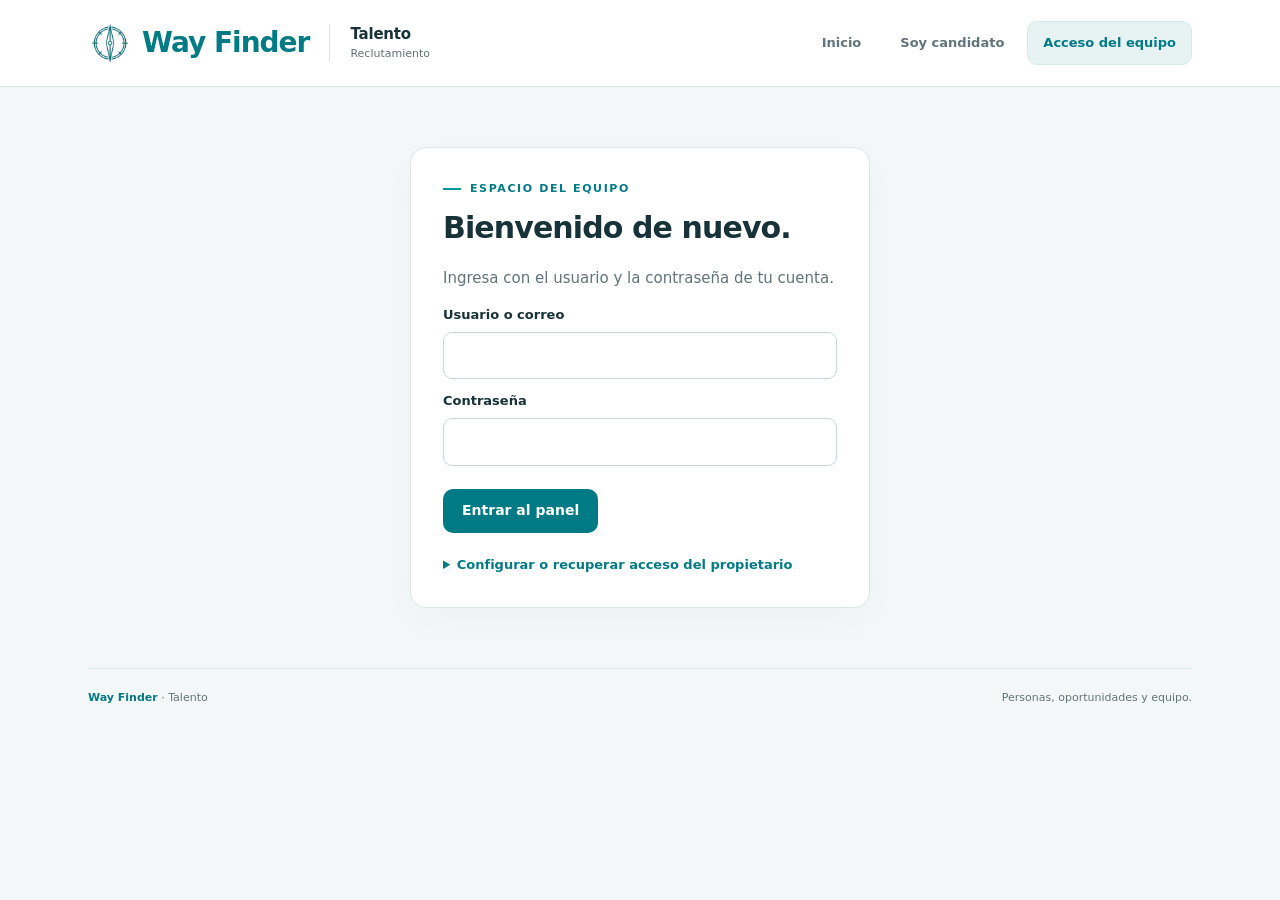
<file: admin.html>
<!DOCTYPE html>
<html lang="es"><head><meta charset="UTF-8"><title>Way Finder · Talento</title><meta name="viewport" content="width=device-width,initial-scale=1"><link rel="icon" type="image/png" href="[data-uri]">
<style>
/* Way Finder: estilos comunes de la aplicación. */
:root{
--ink:#152f35;
--muted:#5c7478;
--teal:#007f83;
--line:#d8e5e4;
--paper:#fff;
--bg:#f3f7f6}
*{
box-sizing:border-box}
body{
margin:0;
background:var(--bg);
color:var(--ink);
font:15px/1.55 'Segoe UI',sans-serif}
button,input,select,textarea{
font:inherit}
button,a,input,select,textarea{
outline-offset:4px}
button,.button{
border:0;
border-radius:9px;
padding:11px 18px;
background:var(--teal);
color:white;
font-weight:600;
cursor:pointer;
text-decoration:none;
display:inline-block}
button:hover,.button:hover{
filter:brightness(.94)}
button:disabled{
opacity:.5;
cursor:wait}
.secondary{
background:#e5efed;
color:var(--ink)}
.ghost{
background:transparent;
color:var(--teal)}
header{
border-bottom:1px solid var(--line);
background:white;
padding:16px 5%;
display:flex;
align-items:center;
gap:24px;
justify-content:space-between}
.brand{
font-size:25px;
font-weight:800;
letter-spacing:-1px;
color:var(--teal)}
.brand small{
display:block;
font-size:10px;
letter-spacing:2px;
color:var(--muted)}
nav{
display:flex;
gap:5px;
flex-wrap:wrap}
nav button{
font-size:13px}
main{
max-width:1200px;
margin:35px auto;
padding:0 24px}
h1{
font-size:clamp(28px,4vw,46px);
line-height:1.15;
letter-spacing:-1px;
margin:12px 0 18px}
h2{
font-size:24px;
margin:0 0 16px}
h3{
margin:0 0 8px}
p{
color:var(--muted)}
.eyebrow{
font-size:12px;
font-weight:700;
letter-spacing:2px;
text-transform:uppercase;
color:var(--teal)}
.hero{
display:grid;
grid-template-columns:1.3fr 1fr;
gap:36px;
align-items:center;
padding:42px 0}
.hero p{
max-width:560px;
font-size:17px}
.card{
background:var(--paper);
border:1px solid var(--line);
border-radius:16px;
padding:26px;
margin-bottom:20px}
.grid{
display:grid;
grid-template-columns:repeat(2,minmax(0,1fr));
gap:20px}
.jobs{
display:grid;
grid-template-columns:repeat(3,minmax(0,1fr));
gap:16px}
.job{
padding:22px;
border:1px solid var(--line);
border-radius:12px;
background:white}
.job p{
white-space:pre-wrap}
.badge{
display:inline-block;
border-radius:20px;
padding:3px 10px;
background:#e0f3ee;
color:#146052;
font-size:12px;
font-weight:600}
.label,label{
display:block;
font-size:13px;
font-weight:600;
margin:12px 0 5px}
input,select,textarea{
width:100%;
padding:11px 12px;
border:1px solid #b9cfcc;
border-radius:8px;
background:white;
color:var(--ink)}
textarea{
min-height:110px;
resize:vertical}
input[type=checkbox]{
width:auto}
.full{
grid-column:1/-1}
.muted{
color:var(--muted);
font-size:13px}
.actions{
display:flex;
gap:10px;
align-items:center;
flex-wrap:wrap;
margin-top:18px}
.notice{
padding:14px 18px;
border:1px solid var(--line);
border-radius:10px;
background:#e5f4ef;
white-space:pre-wrap;
margin:16px 0}
.error{
background:#fff0ed;
color:#8c2d20;
border-color:#e6b7ae}
[hidden]{
display:none!important}
.narrow{
max-width:740px;
margin:auto}
.login{
max-width:440px;
margin:55px auto}
.toolbar{
display:flex;
gap:12px;
justify-content:space-between;
align-items:center;
flex-wrap:wrap}
.toolbar input{
max-width:350px}
.tabs{
display:flex;
gap:8px;
flex-wrap:wrap;
margin:24px 0}
.tablewrap{
overflow:auto}
table{
border-collapse:collapse;
width:100%;
font-size:13px}
th,td{
padding:13px 12px;
text-align:left;
border-bottom:1px solid var(--line);
vertical-align:top}
th{
color:var(--muted);
font-size:11px;
text-transform:uppercase;
letter-spacing:.6px}
td button{
padding:7px 12px;
font-size:12px}
.stats{
display:grid;
grid-template-columns:repeat(3,1fr);
gap:16px;
margin:22px 0}
.stat{
border:1px solid var(--line);
border-radius:12px;
background:white;
padding:20px}
.stat strong{
font-size:30px;
display:block}
.stat span{
color:var(--muted);
font-size:13px}
dialog{
border:1px solid var(--line);
border-radius:16px;
padding:26px;
width:min(850px,94vw);
max-height:90vh;
color:var(--ink)}
dialog::backdrop{
background:#152f3577}
dl{
display:grid;
grid-template-columns:1fr 2fr;
gap:0;
margin:16px 0}
dt,dd{
padding:8px 0;
border-bottom:1px solid var(--line);
margin:0;
white-space:pre-wrap;
overflow-wrap:anywhere}
dt{
font-size:12px;
color:var(--muted)}
dd{
padding-left:14px}
pre{
white-space:pre-wrap;
overflow-wrap:anywhere;
background:var(--bg);
padding:12px;
font-size:12px}
footer{
max-width:1200px;
margin:50px auto 20px;
padding:20px 24px;
border-top:1px solid var(--line);
font-size:12px;
color:var(--muted)}
.trap{
position:absolute;
left:-10000px}
.step{
border-left:3px solid var(--teal);
padding:0 0 0 18px;
margin:22px 0}
.step b{
display:block}
.step span{
color:var(--muted);
font-size:13px}
@media(max-width:760px){
header{
align-items:flex-start;
flex-direction:column;
gap:12px}
.hero,.grid,.jobs{
grid-template-columns:1fr}
.hero{
padding:15px 0;
gap:15px}
main{
padding:0 16px;
margin-top:24px}
.card{
padding:20px}
.stats{
gap:8px}
.stat{
padding:12px}
.stat strong{
font-size:25px}
h1{
font-size:34px}
dl{
grid-template-columns:1fr}
dd{
padding-left:0}
}

/* Identidad Way Finder. La aplicación cambia de nombre, la marca se conserva. */
:root{
 --wk-primary:#0096a3;--wk-action:#007a84;--wk-ink:#173239;--wk-background:#f3f7f7;
 --wk-muted:#60747b;--wk-border:#dbe6e7;--wk-surface:#fff;--wk-soft:#e7f3f3;
 --ink:var(--wk-ink);--muted:var(--wk-muted);--teal:var(--wk-action);--line:var(--wk-border);--paper:var(--wk-surface);--bg:var(--wk-background);
}
body{font-family:'Segoe UI',system-ui,-apple-system,sans-serif;-webkit-font-smoothing:antialiased}
button,.button{display:inline-flex;align-items:center;justify-content:center;gap:8px;min-height:44px;border:1px solid transparent;border-radius:10px;padding:10px 18px;font-size:14px;font-weight:650;line-height:1.4;transition:background .16s,box-shadow .16s}
button:hover,.button:hover{box-shadow:0 3px 12px #17323915;filter:brightness(.95)}
button:disabled{box-shadow:none}
.secondary{background:var(--wk-soft);color:var(--wk-action);border-color:#d4e9e9}
.ghost{color:var(--wk-muted);background:transparent}
.ghost:hover{color:var(--wk-action);background:var(--wk-soft);box-shadow:none}
button:focus-visible,a:focus-visible,input:focus-visible,select:focus-visible,textarea:focus-visible{outline:3px solid var(--wk-primary);outline-offset:4px}
header{padding:21px max(28px,calc((100vw - 1104px)/2));gap:24px}
.brand-lockup{display:flex;align-items:center;gap:20px;flex-shrink:0}
.brand{display:flex;align-items:baseline;gap:3px;color:var(--wk-action);font-size:28px;line-height:1.1;font-weight:800;letter-spacing:-1.35px}
.brand-mark{display:inline-block;width:6px;height:6px;border-radius:50%;background:var(--wk-primary)}
.brand-module{display:flex;flex-direction:column;border-left:1px solid var(--wk-border);padding-left:20px;line-height:1.35}
.brand-module strong{font-size:15px;letter-spacing:-.2px;font-weight:700}
.brand-module span{margin-top:2px;font-size:11px;color:var(--wk-muted)}
nav{gap:7px;align-items:center}nav button{font-size:13px;padding-inline:15px}
main{max-width:1160px;margin:34px auto;padding:0 28px}
h1{font-size:clamp(34px,4vw,52px);line-height:1.12;letter-spacing:-1.9px;font-weight:730;margin:14px 0 22px}
h2{font-size:23px;line-height:1.3;letter-spacing:-.65px;font-weight:700}
h3{font-size:18px;line-height:1.4;letter-spacing:-.35px}
.eyebrow{display:flex;align-items:center;gap:9px;font-size:11px;font-weight:750;letter-spacing:1.6px}
.eyebrow::before{content:'';width:18px;height:2px;background:var(--wk-primary);flex-shrink:0}
.hero{grid-template-columns:1.2fr 1fr;gap:64px;padding:42px 0 50px}
.hero>div>p{max-width:480px;font-size:17px;line-height:1.75}
.card{border-radius:16px;padding:28px;margin-bottom:22px}
.hero .card{position:relative;padding:30px 32px 18px;margin:0;box-shadow:0 14px 40px #17323908;overflow:hidden}
.hero .card::before{position:absolute;content:'';width:64px;height:3px;top:0;left:32px;background:var(--wk-primary)}
.grid{gap:18px 22px}.jobs{gap:18px}.job{border-radius:16px;padding:24px}
.badge{display:inline-flex;align-items:center;gap:6px;background:var(--wk-soft);color:var(--wk-action);padding:5px 11px;border-radius:6px;font-size:11px;font-weight:650}
label,.label{margin:12px 0 7px;font-size:13px;font-weight:650}
input,select,textarea{border-color:#c7d8da;border-radius:9px;padding:11px 13px}
input::placeholder,textarea::placeholder{color:#7b8f95}
input:focus,select:focus,textarea:focus{border-color:var(--wk-action)}
input[readonly]{background:var(--wk-background)}
input[type=checkbox]{accent-color:var(--wk-action)}
input[type=file]{background:var(--wk-background);border-style:dashed;font-size:13px}
.actions{margin-top:23px}
.notice{background:var(--wk-soft);color:var(--wk-ink);border-color:#cbe4e3;padding:15px 18px;margin:18px 0}
.error{background:#fff1ee;color:#993d30;border-color:#ebc5be}
.narrow{max-width:780px}
.login{max-width:460px;margin:60px auto;padding:32px;box-shadow:0 14px 40px #17323906}
.login h1{letter-spacing:-.9px}
summary{cursor:pointer;color:var(--wk-action);font-size:13px;font-weight:600}
.toolbar{gap:16px}.toolbar h2{margin-bottom:8px}.toolbar input{max-width:340px}
.tabs{align-items:center;gap:7px;margin:26px 0 20px}.tabs button{font-size:13px}
th,td{padding:15px 13px}th{background:var(--wk-background);font-size:10px;font-weight:700;letter-spacing:.9px}
td button{min-height:34px}
.stats{gap:18px;margin:28px 0}.stat{border-radius:16px;padding:23px}
.stat strong{color:var(--wk-action);font-size:34px;line-height:1.3;letter-spacing:-1px;font-weight:700}
.stat span{display:block;margin-top:6px;font-size:12px}
dialog{padding:28px;box-shadow:0 25px 90px #17323920}
dialog::backdrop{background:#17323980}
footer{max-width:1104px;margin:52px auto 24px;padding:20px 0;display:flex;justify-content:space-between;align-items:center;gap:16px;font-size:11px}
footer strong{color:var(--wk-action);font-weight:700}
.step{border-left:0;border-bottom:1px solid var(--wk-border);padding:0 0 19px;margin:20px 0}
.step:last-child{border-bottom:0;margin-bottom:0}.step b{font-size:14px;font-weight:650}.step span{display:block;margin-top:5px;font-size:12px}
@media(max-width:760px){
 header{padding:22px;gap:20px}nav{width:100%;gap:4px}nav button{flex:1;padding-inline:10px;font-size:12px}
 main{margin:26px auto;padding:0 20px}.hero{grid-template-columns:1fr;gap:30px;padding:12px 0 34px}
 h1{font-size:37px;letter-spacing:-1.3px}.hero>div>p{font-size:16px}.card{padding:22px}.hero .card{padding:26px 24px 12px}
 .stats{gap:9px}.stat{padding:15px 12px;border-radius:12px}.stat strong{font-size:27px}.stat span{font-size:11px}
 .login{margin:32px auto;padding:26px}footer{margin:36px 20px 20px;align-items:flex-start;flex-direction:column;gap:5px}
}
@media(prefers-reduced-motion:reduce){*{transition:none!important;scroll-behavior:auto!important}}


.psico-stats{grid-template-columns:repeat(4,1fr)}.psico-tools p{margin:0}.psico-tools select{width:auto;min-width:150px}.psico-tools .actions{margin-top:0}.psico-note{margin:22px 0 0}.psico-meta{display:grid;grid-template-columns:1fr 1fr;gap:0 24px;margin-top:22px}.psico-meta p{overflow-wrap:anywhere;font-size:13px}.psico-meta span{display:block;color:var(--wk-muted);font-size:11px;margin-bottom:5px}.psico-meta b{font-weight:600}.psico-series{display:grid;grid-template-columns:140px 1fr 65px 120px;align-items:center;gap:12px;padding:12px 0;border-bottom:1px solid var(--wk-border);font-size:12px}.psico-series small{font-size:10px;color:var(--wk-muted)}.psico-bar{height:8px;background:var(--wk-soft);border-radius:6px;overflow:hidden}.psico-bar>div{height:100%;background:var(--wk-primary);border-radius:6px}.psico-answer{padding:12px;background:var(--wk-background);border-radius:9px;font-size:12px;margin-top:12px;overflow-wrap:anywhere}.psico-answer p{margin:5px 0 0}.psico-module details{margin:24px 0}.tabs{flex-wrap:wrap}#modal{width:min(960px,94vw)}
@media(max-width:760px){.psico-stats{grid-template-columns:1fr 1fr}.psico-tools{align-items:stretch}.psico-tools .actions{width:100%}.psico-tools select{flex:1}.psico-series{grid-template-columns:1fr 65px;gap:6px 12px}.psico-series .psico-bar{grid-column:1;grid-row:2}.psico-series small{grid-column:2;grid-row:2}.psico-series>span{text-align:right}}

:root{--wk-primary: #0096A3;--wk-action: #007A84;--wk-ink: #173239;--wk-background: #F3F7F7;}

.brand-logo{width:44px;height:44px;object-fit:contain;flex-shrink:0}.brand:has(.brand-logo){align-items:center;gap:10px;letter-spacing:-1px}
.management-filters{display:flex;flex-wrap:wrap;align-items:end;gap:12px;margin-top:18px}.management-filters>div{flex:1 1 145px;min-width:130px}.management-filters label{font-size:12px;margin:0 0 5px}.management-filters input,.management-filters select{margin:0;min-height:44px}.management-help{font-size:12px;margin:14px 0}.pagination{border-top:1px solid var(--line);margin-top:16px;padding-top:16px;display:flex;align-items:center;justify-content:space-between;gap:16px;flex-wrap:wrap}.pagination p{font-size:12px;margin:0}.pagination .actions{margin:0;align-items:center}.pagination select{width:80px;margin:0}.pagination label{margin:0;font-size:12px}
@media(max-width:760px){.brand-logo{width:36px;height:36px}.brand:has(.brand-logo){font-size:24px}.management-filters>div{flex-basis:44%}.pagination .actions{width:100%;flex-wrap:wrap}.pagination button{flex:1}}

</style></head><body>
<header><div class="brand-lockup"><div class="brand"><img class="brand-logo" src="[data-uri]" alt="" width="44" height="44"><span>Way Finder</span></div><div class="brand-module"><strong>Talento</strong><span>Reclutamiento</span></div></div><nav aria-label="Navegación principal"><button class="ghost" data-route="inicio">Inicio</button><button class="ghost" data-route="candidatos">Soy candidato</button><button class="secondary" data-route="admin">Acceso del equipo</button></nav></header>
<main><div id="message" role="status" aria-live="polite" hidden></div><div id="screen"></div></main>
<dialog id="modal"><div class="toolbar"><h2 id="modalTitle"></h2><button class="secondary" id="closeModal" aria-label="Cerrar detalle">Cerrar</button></div><div id="modalBody"></div><div id="modalMessage" role="status" hidden></div></dialog>
<footer><span><strong>Way Finder</strong> · Talento</span><span>Personas, oportunidades y equipo.</span></footer>
<script>
'use strict';
const initialView = 'admin';
const $ = id => document.getElementById(id);
const esc = value => String(value ?? '').replace(/[&<>"']/g,c=>({'&':'&amp;','<':'&lt;','>':'&gt;','"':'&quot;',"'":'&#39;'}[c]));
let token=sessionStorage.getItem('hitalent_session')||'',profile=null,panel=null,view=initialView,tab='candidatos',users=[],logs=[],jobs=[],filter='',submissionId=crypto.randomUUID();
const candStates=['Pendiente','En revisión','Entrevista','En proceso','Contratado','Descartado'];
const reqStates=['Activa','Pausada','Cerrada'];
const labels={nombreSolicitante:'Nombre del solicitante',empresaCliente:'Empresa',telefonoContacto:'Teléfono fijo',celularContacto:'Celular',emailContacto:'Correo de contacto',nombrePosicion:'Nombre de la posición',numeroVacantes:'Número de vacantes',tipoVacante:'Tipo de vacante',ubicacion:'Ubicación',horarioLaboral:'Horario',reportaA:'Reporta a',edadMinMax:'Edad sugerida',estadoCivil:'Estado civil',genero:'Género',escolaridad:'Escolaridad',objetivoPuesto:'Objetivo del puesto',experienciaRequerida:'Experiencia requerida',requisitosIndispensables:'Requisitos indispensables',requisitosDeseables:'Requisitos deseables',conocimientosCualidades:'Conocimientos y cualidades',habilidadesTecnologicas:'Habilidades tecnológicas',idiomas:'Idiomas',competenciasEvaluar:'Competencias a evaluar',actividadesDesempenar:'Actividades a desempeñar',sueldoBruto:'Sueldo mensual bruto',sueldoNeto:'Sueldo mensual neto',prestacionesLey:'Prestaciones de ley',prestacionesSuperiores:'Prestaciones superiores',compensacionesVariables:'Compensaciones variables',esquemaPago:'Esquema de pago',frecuenciaPago:'Frecuencia de pago',tipoContrato:'Tipo de contrato',periodoPrueba:'Periodo de prueba',requisitosAutoTransporte:'Requisitos de transporte',observacionesExtras:'Observaciones'};
function notice(text,error=false,target='message'){const el=$(target);el.textContent=text;el.className='notice'+(error?' error':'');el.hidden=!text;}
const API_URL='https://script.google.com/macros/s/AKfycbwxMBgBHl1hzU6tCfKWdOVpvUYFdgeqo6Sm1vyvuqQIQPsPiCxRO5EpH_2NaZDyJLVg/exec';
async function rpc(action,data={}){
  let response;
  if(window.google?.script?.run){response=await new Promise((resolve,reject)=>google.script.run.withSuccessHandler(resolve).withFailureHandler(()=>reject(new Error('No se pudo conectar. Intenta de nuevo.'))).api(action,data,token));}
  else{
    const controller=new AbortController(),timer=setTimeout(()=>controller.abort(),60000);
    try{const result=await fetch(API_URL,{method:'POST',headers:{'Content-Type':'text/plain;charset=utf-8'},credentials:'omit',redirect:'follow',body:JSON.stringify({action,data,token}),signal:controller.signal});if(!result.ok)throw new Error();response=await result.json();}
    catch(e){throw new Error('No se pudo conectar. Intenta de nuevo; tus datos se conservan.');}finally{clearTimeout(timer);}
  }
  if(!response?.success)throw new Error(response?.error||'No se pudo completar la operación.');return response.data;
}
async function busy(button,fn,target='message'){const text=button.textContent;button.disabled=true;button.textContent='Procesando…';try{await fn();}catch(e){notice(e.message,true,target);}finally{button.disabled=false;button.textContent=text;}}
function options(values,selected){return values.map(v=>`<option value="${esc(v)}" ${v===selected?'selected':''}>${esc(v)}</option>`).join('');}
function date(v){return v?new Date(v).toLocaleString('es-MX',{dateStyle:'medium',timeStyle:'short'}):'—';}
Object.assign(labels,{idPostulacion:'Folio del candidato',idRequisicion:'Folio de la requisición',fecha:'Fecha de registro',nombreCandidato:'Nombre',telefono:'Teléfono',correo:'Correo',estatusProceso:'Estatus del proceso',notasReclutador:'Notas del equipo',puestoDeseado:'Puesto de interés',nivelEstudios:'Nivel de estudios',consentimientoEn:'Autorización del candidato',actualizadoEn:'Última actualización',actualizadoPor:'Actualizado por',estatus:'Estatus',nombre:'Nombre',rol:'Rol',activo:'Registro activo',nombreRequisicion:'Vacante vinculada'});
function details(obj){return '<dl>'+Object.entries(obj).filter(([k,v])=>v!==''&&v!=null&&!['cvFileId','linkCV','solicitudId','version'].includes(k)).map(([k,v])=>`<dt>${esc(labels[k]||k)}</dt><dd>${esc(typeof v==='boolean'?(v?'Sí':'No'):['fecha','consentimientoEn','actualizadoEn'].includes(k)?date(v):v)}</dd>`).join('')+'</dl>';}
function openModal(title,html){$('modalTitle').textContent=title;$('modalBody').innerHTML=html;notice('',false,'modalMessage');$('modal').showModal();}
$('closeModal').onclick=()=>$('modal').close();
document.querySelectorAll('[data-route]').forEach(b=>b.onclick=()=>route(b.dataset.route));
document.addEventListener('click',e=>{const b=e.target.closest('[data-go]');if(b)route(b.dataset.go);});
async function route(next){
  if($('modal').open)$('modal').close();
  view=next;notice('');filter='';submissionId=crypto.randomUUID();
  if(next==='inicio'){home();return;}
  if(next==='candidatos'){candidateForm();return;}
  if(next==='cliente'){clientForm();return;}
  if(!token){login();return;}
  if(profile?.cambiarPassword){passwordForm(true);return;}
  $('screen').innerHTML='<div class="card" role="status">Cargando tu espacio…</div>';
  try{if(!profile){profile=(await rpc('miSesion')).perfil;}if(profile.cambiarPassword){passwordForm(true);return;}panel=await rpc('panelResumen');profile=panel.perfil;renderPanel();}catch(e){if(e.message==='Cambia tu contraseña para continuar.'){profile=profile||{correo:'',usuario:''};passwordForm(true);}else{notice(e.message,true);login();}}
}
async function home(){
  $('screen').innerHTML=`<section class="hero"><div><div class="eyebrow">Tu siguiente oportunidad</div><h1>El talento conecta.<br>El futuro comienza.</h1><p>Comparte tu experiencia, explora vacantes y da el siguiente paso con nuestro equipo de reclutamiento.</p><div class="actions"><button data-go="candidatos">Registrar mi perfil ↗</button></div></div><aside class="card"><div class="eyebrow">Así de sencillo</div><div class="step"><b>01 · Cuéntanos de ti</b><span>Tu experiencia y el puesto que buscas.</span></div><div class="step"><b>02 · Comparte tu CV</b><span>Adjúntalo si lo tienes a la mano.</span></div><div class="step"><b>03 · Conectamos contigo</b><span>El equipo revisa tu perfil y da seguimiento.</span></div></aside></section><section><div class="toolbar"><h2>Oportunidades abiertas</h2><span class="badge">Vacantes activas</span></div><div id="jobs" class="jobs"><p>Cargando oportunidades…</p></div></section>`;
  try{jobs=await rpc('vacantes');if(view!=='inicio')return;$('jobs').innerHTML=jobs.length?jobs.map(j=>`<article class="job"><span class="badge">${esc(j.ubicacion||'Ubicación por confirmar')}</span><h3 style="margin-top:15px">${esc(j.nombrePosicion)}</h3><p>${esc(j.objetivoPuesto||j.experienciaRequerida||'Consulta los detalles con nuestro equipo.')}</p><button class="secondary" data-job="${esc(j.idRequisicion)}">Ver y postularme</button></article>`).join(''):'<div class="card full"><h3>Tu talento tiene lugar aquí</h3><p>Aún no hay vacantes publicadas. Puedes registrar tu perfil para futuras oportunidades.</p><button data-go="candidatos">Enviar mi perfil</button></div>';
  document.querySelectorAll('[data-job]').forEach(b=>b.onclick=()=>candidateForm(b.dataset.job));
  }catch(e){if(view==='inicio')$('jobs').textContent=e.message;}
}
function field(name,label,type='text',required=false){return `<div><label for="${name}">${esc(label)}${required?' *':''}</label><input id="${name}" name="${name}" type="${type}" ${required?'required':''} maxlength="${type==='email'?180:200}" ${type==='number'?'min="1" max="1000" value="1"':''}></div>`;}
function trap(){return '<div class="trap" aria-hidden="true"><label>Website<input name="website" tabindex="-1" autocomplete="off"></label></div>';}
async function candidateForm(jobId=''){
  view='candidatos';submissionId=crypto.randomUUID();
  $('screen').innerHTML=`<div class="narrow"><div class="eyebrow">Candidatos</div><h1>Hablemos de tu talento.</h1><p>Completa tu perfil. El CV es opcional; puedes registrarte aunque todavía no lo tengas.</p><form id="candidate" class="card">${trap()}<div class="grid">${field('nombreCandidato','Nombre completo','text',true)}${field('telefono','Teléfono celular','tel',true)}${field('correo','Correo electrónico','email',true)}${field('puestoDeseado','Puesto o área de interés','text',true)}<div><label for="nivelEstudios">Nivel de estudios *</label><select name="nivelEstudios" id="nivelEstudios" required><option value="">Selecciona</option>${options(['Secundaria','Preparatoria','Carrera técnica','Universidad trunca','Universidad terminada','Posgrado','Otro'])}</select></div><div><label for="idRequisicion">Vacante</label><select id="idRequisicion" name="idRequisicion"><option value="ESPONTANEO">Registro para futuras oportunidades</option></select></div><div id="jobDetail" class="full" hidden></div><div class="full"><label for="cv">Currículum (opcional)</label><input id="cv" type="file" accept=".pdf,.doc,.docx"><p class="muted">PDF o Word · Hasta 5 MB · Se guarda de forma privada.</p></div></div><div class="notice"><b>Uso de tu información</b><p class="muted">Way Finder utilizará tus datos de contacto, experiencia y CV para revisar tu perfil y contactarte por oportunidades laborales. Tendrán acceso el equipo autorizado de reclutamiento y su administrador. Para solicitar corrección o eliminación, contacta al equipo de Way Finder que te compartió este portal.</p><label><input type="checkbox" name="consentimiento" required> Autorizo el uso de mi información para estos fines. *</label></div><button type="submit">Enviar mi perfil</button></form></div>`;
  $('candidate').onsubmit=e=>{e.preventDefault();busy(e.submitter,async()=>{
    const form=e.target,d=Object.fromEntries(new FormData(form));d.consentimiento=true;d.solicitudId=submissionId;
    const f=$('cv').files[0];if(f){if(f.size>5*1024*1024)throw new Error('El CV debe pesar hasta 5 MB.');if(!/\.(pdf|doc|docx)$/i.test(f.name))throw new Error('Selecciona PDF o Word.');const base64=await new Promise((resolve,reject)=>{const r=new FileReader();r.onload=()=>resolve(r.result.split(',')[1]);r.onerror=()=>reject(new Error('No se pudo leer el archivo.'));r.readAsDataURL(f);});d.cv={nombre:f.name,base64};}
    const result=await rpc('postular',d);$('screen').innerHTML=`<div class="card narrow"><span class="badge">Perfil recibido</span><h1>Ya estás en nuestra bolsa.</h1><p>Tu registro se guardó correctamente. El equipo se pondrá en contacto contigo si hay una oportunidad para tu perfil.</p><p class="muted">Folio: ${esc(result.id)}</p><button data-go="inicio">Volver al inicio</button></div>`;notice('');
  });};
  try{jobs=await rpc('vacantes');if(view!=='candidatos'||!$('idRequisicion'))return;$('idRequisicion').innerHTML='<option value="ESPONTANEO">Registro para futuras oportunidades</option>'+jobs.map(j=>`<option value="${esc(j.idRequisicion)}">${esc(j.nombrePosicion)} · ${esc(j.ubicacion)}</option>`).join('');if(jobs.some(j=>j.idRequisicion===jobId))$('idRequisicion').value=jobId;
  const show=()=>{const j=jobs.find(j=>j.idRequisicion===$('idRequisicion').value);$('jobDetail').hidden=!j;if(j){$('jobDetail').innerHTML=details({nombrePosicion:j.nombrePosicion,ubicacion:j.ubicacion,objetivoPuesto:j.objetivoPuesto,experienciaRequerida:j.experienciaRequerida,requisitosIndispensables:j.requisitosIndispensables});if(!$('puestoDeseado').value)$('puestoDeseado').value=j.nombrePosicion;}};$('idRequisicion').onchange=show;show();}catch(e){notice(e.message,true);}
}
function clientForm(){
  const groups=[['Datos de contacto',['nombreSolicitante','empresaCliente','telefonoContacto','celularContacto','emailContacto']],['La vacante',['nombrePosicion','numeroVacantes','tipoVacante','ubicacion','horarioLaboral','reportaA']],['Perfil y experiencia',['escolaridad','objetivoPuesto','experienciaRequerida','requisitosIndispensables','requisitosDeseables','conocimientosCualidades','habilidadesTecnologicas','idiomas','competenciasEvaluar','actividadesDesempenar']],['Compensación y contratación',['sueldoBruto','sueldoNeto','prestacionesLey','prestacionesSuperiores','compensacionesVariables','esquemaPago','frecuenciaPago','tipoContrato','periodoPrueba']],['Detalles adicionales',['requisitosAutoTransporte','observacionesExtras']]];
  const long=['objetivoPuesto','requisitosIndispensables','requisitosDeseables','conocimientosCualidades','actividadesDesempenar','observacionesExtras'];
  $('screen').innerHTML=`<div class="narrow"><div class="eyebrow">Empresas</div><h1>Encuentra a tu próximo talento.</h1><p>Comparte los detalles del puesto. El equipo revisará tu solicitud antes de publicar la vacante.</p><form id="client">${trap()}${groups.map(([title,fields])=>`<section class="card"><h2>${title}</h2><div class="grid">${fields.map(k=>long.includes(k)?`<div class="full"><label for="${k}">${labels[k]}</label><textarea name="${k}" id="${k}" maxlength="5000"></textarea></div>`:field(k,labels[k],k==='emailContacto'?'email':k==='numeroVacantes'?'number':'text',['nombreSolicitante','empresaCliente','emailContacto','nombrePosicion'].includes(k))).join('')}</div></section>`).join('')}<button type="submit">Enviar requisición</button></form></div>`;
  $('client').onsubmit=e=>{e.preventDefault();busy(e.submitter,async()=>{const d=Object.fromEntries(new FormData(e.target));d.solicitudId=submissionId;const r=await rpc('requisicion',d);$('screen').innerHTML=`<div class="card narrow"><span class="badge">Solicitud recibida</span><h1>Estamos en contacto.</h1><p>El equipo revisará la requisición antes de publicarla.</p><p class="muted">Folio: ${esc(r.id)}</p><button data-go="inicio">Volver al inicio</button></div>`;});};
}
async function acceptSession(result){token=result.token;profile=result.perfil;sessionStorage.setItem('hitalent_session',token);notice('');if(profile.cambiarPassword)passwordForm(true);else await route('admin');}
function login(){
  $('screen').innerHTML=`<div class="card login"><div class="eyebrow">Espacio del equipo</div><h1 style="font-size:30px">Bienvenido de nuevo.</h1><p>Ingresa con el usuario y la contraseña de tu cuenta.</p><form id="passwordLogin"><label for="loginUser">Usuario o correo</label><input id="loginUser" autocomplete="username" required maxlength="180"><label for="loginPassword">Contraseña</label><input id="loginPassword" type="password" autocomplete="current-password" required maxlength="64"><div class="actions"><button type="submit">Entrar al panel</button></div></form><details style="margin-top:22px"><summary>Configurar o recuperar acceso del propietario</summary><p class="muted">Solo el propietario puede verificar su correo para establecer una contraseña. Los colaboradores deben pedir el acceso al superadmin.</p><form id="request">${field('loginEmail','Correo del propietario','email',true)}<div class="actions"><button type="submit" class="secondary">Solicitar código</button></div></form><form id="verify" hidden><label for="code">Código de 6 dígitos</label><input id="code" inputmode="numeric" autocomplete="one-time-code" pattern="[0-9]{6}" maxlength="6" required><p class="muted">Revisa tu correo. El código caduca en 10 minutos.</p><button type="submit">Verificar y configurar contraseña</button></form></details></div>`;
  $('passwordLogin').onsubmit=e=>{e.preventDefault();busy(e.submitter,async()=>{const r=await rpc('iniciarSesion',{usuario:$('loginUser').value,password:$('loginPassword').value});await acceptSession(r);});};
  $('request').onsubmit=e=>{e.preventDefault();busy(e.submitter,async()=>{const r=await rpc('solicitarCodigo',{correo:$('loginEmail').value});$('verify').hidden=false;notice(r.message);$('code').focus();});};
  $('verify').onsubmit=e=>{e.preventDefault();busy(e.submitter,async()=>{await acceptSession(await rpc('verificarCodigo',{correo:$('loginEmail').value,codigo:$('code').value}));});};
}
function passwordForm(required=false){
  $('screen').innerHTML=`<div class="card login"><div class="eyebrow">Tu cuenta</div><h1 style="font-size:30px">${required?'Define tu contraseña personal.':'Cambiar contraseña'}</h1><p>Usuario: <b>${esc(profile.usuario||profile.correo)}</b></p><p class="muted">De 12 a 64 caracteres. No compartas tu contraseña.</p><form id="changePassword">${required?'':'<label for="currentPassword">Contraseña actual</label><input id="currentPassword" type="password" autocomplete="current-password" required maxlength="64">'}<label for="newPassword">Nueva contraseña</label><input id="newPassword" type="password" autocomplete="new-password" required minlength="12" maxlength="64"><label for="confirmPassword">Confirmar contraseña</label><input id="confirmPassword" type="password" autocomplete="new-password" required minlength="12" maxlength="64"><div class="actions"><button type="submit">Guardar contraseña</button>${required?'':'<button type="button" id="cancelPassword" class="secondary">Cancelar</button>'}</div></form></div>`;
  if($('cancelPassword'))$('cancelPassword').onclick=()=>route('admin');
  $('changePassword').onsubmit=e=>{e.preventDefault();busy(e.submitter,async()=>{if($('newPassword').value!==$('confirmPassword').value)throw new Error('Las contraseñas no coinciden.');await acceptSession(await rpc('cambiarPassword',{actual:$('currentPassword')?.value||'',password:$('newPassword').value}));notice('Contraseña actualizada.');});};
}
// Filtros por vista. El servidor envía solo la página solicitada.
const managementViews={};let managementRequest=0,searchTimer;
function viewState(){return managementViews[tab]||(managementViews[tab]={pagina:1,limite:25,buscar:'',actividad:['usuarios','bitacora','psicometricos'].includes(tab)?'todos':'activos',estatus:'',rol:'',tipoEntidad:'',desde:'',hasta:'',orden:'fecha_desc'});}
function renderPanel(){
 const s=panel.resumen;
 $('screen').innerHTML=`<div class="toolbar"><div><div class="eyebrow">${profile.rol==='superadmin'?'Superadmin':profile.rol==='admin'?'Administración':'Reclutamiento'}</div><h1 style="font-size:34px;margin-bottom:4px">Tu espacio de trabajo.</h1><p>${esc(profile.nombre)} · ${esc(profile.correo)}</p></div><div class="actions"><button id="refresh" class="secondary">Actualizar</button><button id="logout" class="ghost">Cerrar sesión</button></div></div><div class="stats"><div class="stat"><strong>${s.candidatos}</strong><span>Candidatos activos · ${s.inactivos} inactivos</span></div><div class="stat"><strong>${s.vacantes}</strong><span>Vacantes publicadas</span></div><div class="stat"><strong>${s.pendientes}</strong><span>Por revisar · activos</span></div></div><div class="tabs"><button data-tab="candidatos">Candidatos</button><button data-tab="requisiciones">Requisiciones</button><button data-tab="psicometricos">Psicométricos</button>${profile.rol==='superadmin'?'<button data-tab="usuarios">Equipo y accesos</button><button data-tab="bitacora">Bitácora</button>':''}${['admin','superadmin'].includes(profile.rol)?'<button id="checklistLink" class="secondary">Compartir checklist</button>':''}<button data-tab="perfil">Mi perfil</button></div><section class="card"><div class="toolbar"><h2 id="tableTitle"></h2><input id="search" type="search" maxlength="200" placeholder="Buscar nombre, correo, folio…" aria-label="Buscar en esta vista"></div><div id="filters"></div><div id="table" class="tablewrap"></div><div id="pagination"></div></section>`;
 if($('checklistLink'))$('checklistLink').onclick=e=>busy(e.target,async()=>{const r=await rpc('enlaceChecklist');openModal('Enlace para la empresa',`<p>Copia este enlace y envíalo a la empresa para completar el checklist.</p><label for="shareUrl">Enlace del checklist</label><input id="shareUrl" readonly value="${esc(r.url)}"><div class="actions"><button id="copyChecklist">Copiar enlace</button></div>`);$('copyChecklist').onclick=async()=>{try{await navigator.clipboard.writeText(r.url);notice('Enlace copiado.',false,'modalMessage');}catch(e){$('shareUrl').select();notice('Selecciona y copia el enlace.',false,'modalMessage');}};});
 $('refresh').onclick=e=>busy(e.target,async()=>{panel=await rpc('panelResumen');profile=panel.perfil;renderPanel();});
 $('logout').onclick=e=>busy(e.target,async()=>{await rpc('salir');token='';profile=null;panel=null;users=[];logs=[];managementRequest++;sessionStorage.removeItem('hitalent_session');login();});
 document.querySelectorAll('[data-tab]').forEach(b=>b.onclick=()=>switchTab(b.dataset.tab));
 $('search').oninput=e=>{const state=viewState();state.buscar=e.target.value;state.pagina=1;filter=state.buscar.toLowerCase();clearTimeout(searchTimer);managementRequest++;searchTimer=setTimeout(()=>renderTable(),300);};
 switchTab(tab);
}
function managementFilters(){
 const s=viewState(),choices=tab==='candidatos'?candStates:tab==='requisiciones'?reqStates:tab==='psicometricos'?['Vigente','Completada','Vencida','Sin vigencia']:[];
 const select=(key,label,entries)=>`<div><label for="filter-${key}">${label}</label><select id="filter-${key}" data-filter="${key}">${entries.map(([v,n])=>`<option value="${esc(v)}" ${s[key]===v?'selected':''}>${esc(n)}</option>`).join('')}</select></div>`;
 $('filters').innerHTML=`<div class="management-filters">${['candidatos','requisiciones','usuarios'].includes(tab)?select('actividad',tab==='usuarios'?'Acceso':'Actividad',[['activos','Activos'],['inactivos',tab==='usuarios'?'Suspendidos':'Inactivos'],['todos','Todos']]):''}${choices.length?select('estatus',tab==='psicometricos'?'Vigencia':'Estatus',[['','Todos los estatus'],...choices.map(v=>[v,v])]):''}${tab==='usuarios'?select('rol','Rol',[['','Todos los roles'],...['reclutador','admin','superadmin'].map(v=>[v,v])]):''}${tab==='bitacora'?select('tipoEntidad','Registro',[['','Todos'],...['Candidatos','Requisiciones','Usuarios','Psicométricos','Sistema'].map(v=>[v,v])]):''}${['desde','hasta'].map(k=>`<div><label for="filter-${k}">${k==='desde'?'Desde':'Hasta'} (registro)</label><input id="filter-${k}" data-filter="${k}" type="date" value="${esc(s[k])}"></div>`).join('')}${select('orden','Orden',[['fecha_desc','Más recientes'],['fecha_asc','Más antiguos'],['nombre_asc',tab==='bitacora'?'Actor A–Z':'Nombre A–Z'],['nombre_desc',tab==='bitacora'?'Actor Z–A':'Nombre Z–A'],...(['candidatos','requisiciones'].includes(tab)?[['actualizado_desc','Última actualización']]:[])])}<div><button id="clearFilters" class="ghost" type="button">Limpiar filtros</button></div></div><p class="muted management-help">${['candidatos','requisiciones'].includes(tab)?'Los inactivos conservan su expediente y bitácora. Puedes reactivarlos desde el detalle.':tab==='bitacora'?'Historial completo: busca por persona, acción o folio, y recorre las páginas.':'Busca y filtra para encontrar el registro.'}</p>`;
 document.querySelectorAll('[data-filter]').forEach(el=>el.onchange=()=>{s[el.dataset.filter]=el.value;s.pagina=1;renderTable();});
 $('clearFilters').onclick=()=>{delete managementViews[tab];switchTab(tab);};
}
async function switchTab(next){
 clearTimeout(searchTimer);managementRequest++;tab=next;const s=viewState();filter=s.buscar.toLowerCase();$('search').value=s.buscar;$('search').hidden=tab==='perfil';$('filters').hidden=tab==='perfil';$('pagination').hidden=tab==='perfil';
 document.querySelectorAll('[data-tab]').forEach(b=>b.className=b.dataset.tab===tab?'':'secondary');
 $('tableTitle').textContent=({candidatos:'Candidatos',requisiciones:'Requisiciones',usuarios:'Equipo y accesos',bitacora:'Bitácora',psicometricos:'Psicométricos',perfil:'Mi perfil'})[tab];
 if(tab!=='perfil')managementFilters();await renderTable();
}
function table(headers,rows){return `<table><thead><tr>${headers.map(h=>`<th>${esc(h)}</th>`).join('')}</tr></thead><tbody>${rows.join('')||`<tr><td colspan="${headers.length}">Sin registros con estos filtros.</td></tr>`}</tbody></table>`;}
function managementPagination(r){
 const start=r.total?(r.pagina-1)*r.limite+1:0,end=Math.min(r.pagina*r.limite,r.total);
 $('pagination').innerHTML=`<div class="pagination"><p role="status" aria-live="polite">${start}–${end} de ${r.total} registros · Página ${r.pagina} de ${r.paginas}</p><div class="actions"><label for="pageSize">Por página</label><select id="pageSize">${[10,25,50,100].map(n=>`<option ${n===r.limite?'selected':''}>${n}</option>`).join('')}</select><button id="previousPage" class="secondary" ${r.pagina<=1?'disabled':''}>Anterior</button><button id="nextPage" class="secondary" ${r.pagina>=r.paginas?'disabled':''}>Siguiente</button></div></div>`;
 $('pageSize').onchange=e=>{Object.assign(viewState(),{limite:Number(e.target.value),pagina:1});renderTable();};
 $('previousPage').onclick=()=>{viewState().pagina=Math.max(1,r.pagina-1);renderTable();};$('nextPage').onclick=()=>{viewState().pagina=r.pagina+1;renderTable();};
}
async function renderTable(){
 if(tab==='perfil'){$('table').innerHTML=`<form id="myProfile">${field('profileName','Nombre visible','text',true)}<p>Usuario: ${esc(profile.usuario)}<br>${esc(profile.correo)} · ${esc(profile.rol)}</p><button type="submit">Guardar perfil</button><button type="button" id="myPassword" class="secondary">Cambiar contraseña</button></form>`;$('profileName').value=profile.nombre;$('myPassword').onclick=()=>passwordForm(false);$('myProfile').onsubmit=e=>{e.preventDefault();busy(e.submitter,async()=>{profile=await rpc('perfil',{nombre:$('profileName').value});notice('Perfil actualizado.');});};return;}
 const requestedTab=tab,id=++managementRequest;const state={...viewState()};
 $('table').textContent='Cargando registros…';$('pagination').textContent='';$('table').setAttribute('aria-busy','true');
 try{
  const r=await rpc('gestion',{entidad:requestedTab,...state});if(id!==managementRequest||tab!==requestedTab||view!=='admin'&&view!=='superadmin')return;
  viewState().pagina=r.pagina;const rows=r.registros;
  if(tab==='candidatos'){
   panel.candidatos=rows;$('table').innerHTML=table(['Nombre','Interés','Contacto','Estatus','Actividad','Recibido',''],rows.map(c=>`<tr><td><b>${esc(c.nombreCandidato)}</b></td><td>${esc(c.puestoDeseado)}<br><span class="muted">${esc(c.nombreRequisicion)}</span></td><td>${esc(c.correo)}<br>${esc(c.telefono)}</td><td><span class="badge">${esc(c.estatusProceso)}</span></td><td>${c.activo?'Activo':'Inactivo'}</td><td>${date(c.fecha)}</td><td><button data-candidate="${esc(c.idPostulacion)}">Revisar</button></td></tr>`));document.querySelectorAll('[data-candidate]').forEach(b=>b.onclick=()=>editCandidate(b.dataset.candidate));
  }else if(tab==='requisiciones'){
   panel.requisiciones=rows;$('table').innerHTML=table(['Puesto','Empresa','Ubicación','Publicación','Actividad',''],rows.map(r=>`<tr><td><b>${esc(r.nombrePosicion)}</b><br>${esc(r.numeroVacantes)} vacante(s)</td><td>${esc(r.empresaCliente)}</td><td>${esc(r.ubicacion)}</td><td><span class="badge">${esc(r.estatus)}</span></td><td>${r.activo?'Activa':'Inactiva'}</td><td><button data-req="${esc(r.idRequisicion)}">Ver detalle</button></td></tr>`));document.querySelectorAll('[data-req]').forEach(b=>b.onclick=()=>editReq(b.dataset.req));
  }else if(tab==='usuarios'){
   users=rows;$('table').innerHTML='<div class="actions"><button id="addUser">Agregar integrante</button></div>'+table(['Nombre','Usuario / correo','Rol','Acceso',''],rows.map(u=>`<tr><td>${esc(u.nombre)}</td><td>${esc(u.usuario)}<br>${esc(u.correo)}</td><td>${esc(u.rol)}</td><td>${u.activo?'Activo':'Suspendido'}</td><td><button data-user="${esc(u.correo)}">Administrar</button></td></tr>`));$('addUser').onclick=()=>editUser();document.querySelectorAll('[data-user]').forEach(b=>b.onclick=()=>editUser(users.find(u=>u.correo===b.dataset.user)));
  }else if(tab==='bitacora'){
   logs=rows;$('table').innerHTML=table(['Fecha','Quién','Acción','Registro',''],rows.map(l=>`<tr><td>${date(l.fecha)}</td><td>${esc(l.actor)}</td><td>${esc(l.accion)}</td><td>${esc(l.entidad)}<br>${esc(l.registroId)}</td><td><button data-log="${esc(l.id)}">Cambios</button></td></tr>`));document.querySelectorAll('[data-log]').forEach(b=>b.onclick=()=>{const l=logs.find(x=>x.id===b.dataset.log);openModal('Detalle del cambio',`<p>${esc(l.actor)} · ${date(l.fecha)}</p><h3>Antes</h3><pre>${esc(l.antes)}</pre><h3>Después</h3><pre>${esc(l.despues)}</pre>`);});
  }else{psicoRecords=rows;psicoSummary=r.resumen;psicoRender();}
  managementPagination(r);
 }catch(e){if(id===managementRequest&&tab===requestedTab){$('table').textContent=e.message;$('pagination').innerHTML='<button id="retryPage" class="secondary">Reintentar</button>';$('retryPage').onclick=()=>renderTable();}}
 finally{if(id===managementRequest)$('table').setAttribute('aria-busy','false');}
}

async function saved(){panel=await rpc('panelResumen');profile=panel.perfil;$('modal').close();renderPanel();notice('Cambios guardados.');}
function editCandidate(id){const c=panel.candidatos.find(x=>x.idPostulacion===id);openModal(c.nombreCandidato,`<form id="editCandidate"><label><input id="recordActive" type="checkbox" ${c.activo!==false?'checked':''}> Candidato activo</label><p class="muted">Al inactivarlo se oculta de la vista habitual. Su CV, evaluaciones y cambios se conservan. Puedes reactivarlo aquí.</p><label for="status">Estatus del proceso</label><select id="status">${options(candStates,c.estatusProceso)}</select><label for="notes">Notas del reclutador</label><textarea id="notes" maxlength="10000">${esc(c.notasReclutador)}</textarea><div class="actions"><button type="submit">Guardar seguimiento</button>${c.cvFileId?'<button type="button" id="download" class="secondary">Descargar CV</button>':'<span class="muted">Sin CV adjunto</span>'}</div></form><div class="actions"><button type="button" id="inviteCandidatePsico" class="secondary">Enviar psicométrico por correo</button></div>${details(c)}`);
  $('inviteCandidatePsico').onclick=()=>psicoInviteModal(c);
  $('editCandidate').onsubmit=e=>{e.preventDefault();busy(e.submitter,async()=>{await rpc('actualizarCandidato',{id,version:c.version,estatusProceso:$('status').value,notasReclutador:$('notes').value,activo:$('recordActive').checked});await saved();},'modalMessage');};
  if($('download'))$('download').onclick=e=>busy(e.target,async()=>{const r=await rpc('descargarCV',{id});const bytes=Uint8Array.from(atob(r.base64),c=>c.charCodeAt(0)),url=URL.createObjectURL(new Blob([bytes],{type:r.mime})),a=document.createElement('a');a.href=url;a.download=r.nombre;document.body.appendChild(a);a.click();a.remove();setTimeout(()=>URL.revokeObjectURL(url),30000);},'modalMessage');
}
function editReq(id){const r=panel.requisiciones.find(x=>x.idRequisicion===id);openModal(r.nombrePosicion,`<form id="editReq"><label><input id="reqActive" type="checkbox" ${r.activo!==false?'checked':''}> Requisición activa</label><p class="muted">Una requisición inactiva se retira de la bolsa pública y de la vista habitual. Conserva su historial y candidatos.</p><label for="reqStatus">Publicación de la vacante</label><select id="reqStatus">${options(reqStates,r.estatus)}</select><p class="muted">Solo las vacantes activas aparecen en la bolsa pública. Los datos de contacto de la empresa permanecen en el panel del equipo.</p><button type="submit">Guardar estatus</button></form>${details(r)}`);$('editReq').onsubmit=e=>{e.preventDefault();busy(e.submitter,async()=>{await rpc('actualizarRequisicion',{id,version:r.version,estatus:$('reqStatus').value,activo:$('reqActive').checked});await saved();},'modalMessage');};}
function editUser(u){
  openModal(u?'Administrar integrante':'Crear acceso de colaborador',`<form id="editUser">${field('userEmail','Correo','email',true)}${field('userName','Nombre','text',true)}${field('userLogin','Usuario','text',true)}<label for="userPassword">${u?'Nueva contraseña inicial (opcional)':'Contraseña inicial *'}</label><input id="userPassword" type="password" autocomplete="new-password" minlength="12" maxlength="64" ${u?'':'required'}><p class="muted">De 12 a 64 caracteres. El integrante deberá cambiarla al ingresar. Si se deja vacía al editar, conserva la contraseña actual.</p><label for="role">Rol</label><select id="role">${options(['reclutador','admin','superadmin'],u?.rol||'reclutador')}</select><label><input type="checkbox" id="active" ${!u||u.activo?'checked':''}> Acceso activo</label><p class="muted">El administrador puede compartir el checklist. Solo el superadmin administra usuarios y consulta la bitácora. Los cambios de acceso cierran las sesiones del integrante.</p><button type="submit">Guardar acceso</button></form>`);
  if(u){$('userEmail').value=u.correo;$('userEmail').readOnly=true;$('userName').value=u.nombre;$('userLogin').value=u.usuario||u.correo;}
  $('editUser').onsubmit=e=>{e.preventDefault();busy(e.submitter,async()=>{await rpc('guardarUsuario',{correo:$('userEmail').value,nombre:$('userName').value,usuario:$('userLogin').value,password:$('userPassword').value,rol:$('role').value,activo:$('active').checked,version:u?.version});if(u?.correo===profile.correo){token='';sessionStorage.removeItem('hitalent_session');$('modal').close();login();notice('Acceso actualizado. Inicia sesión de nuevo.');}else{$('modal').close();renderTable();notice('Acceso guardado. Comparte el usuario y la contraseña inicial directamente con el integrante.');}},'modalMessage');};
}
// Módulo integrado: utiliza rpc, la sesión y los diálogos del portal de Recruitment.
let psicoRecords=[],psicoSummary={total:0,completadas:0,vencidas:0,pendientes:0};
const psicoAreas=['Información','Juicio','Vocabulario','Síntesis','Concentración','Análisis','Abstracción','Planeación','Organización','Atención'];
const psicoMax=[16,22,30,18,24,20,20,17,18,22];
function psicoRender(){
 $('tableTitle').textContent='Psicométricos';$('search').hidden=false;
 const done=psicoSummary.completadas,expired=psicoSummary.vencidas;
 const found=psicoRecords;
 $('table').innerHTML=`<div class="psico-module"><div class="stats psico-stats"><div class="stat"><strong>${psicoSummary.total}</strong><span>Invitaciones</span></div><div class="stat"><strong>${done}</strong><span>Completadas</span></div><div class="stat"><strong>${psicoSummary.pendientes}</strong><span>Pendientes</span></div><div class="stat"><strong>${expired}</strong><span>Vencidas</span></div></div><div class="toolbar psico-tools"><p class="muted">Invitaciones por correo · Vigencia de 24 horas</p><div class="actions"><button id="psicoNew">Enviar invitación</button></div></div>${table(['Persona','Correo','Evaluación','Vigencia hasta',''],found.map(c=>`<tr><td><b>${esc(c.nombre)}</b><br><span class="muted">${esc(c.tipo)}</span></td><td>${esc(c.correo)}</td><td><span class="badge">${esc(c.status==='Completado'?'Completada':c.vigencia)}</span>${c.estadoCorreo==='Envío fallido'?'<br><span class="muted">Correo no enviado</span>':''}</td><td>${date(c.expiraEn)}</td><td><button class="secondary" data-psico="${esc(c.id)}">${c.status==='Completado'?'Ver resultados':'Ver detalle'}</button></td></tr>`))}<p class="muted psico-note">Las evaluaciones se consultan con los permisos de tu cuenta del equipo. Las invitaciones vencidas requieren un nuevo envío.</p></div>`;
 $('psicoNew').onclick=()=>psicoInviteModal();
 document.querySelectorAll('[data-psico]').forEach(b=>b.onclick=()=>psicoResult(b.dataset.psico));
}
function psicoInviteModal(c){
 const linked=c?.idPostulacion||'',name=c?.nombreCandidato||c?.nombre||'',email=c?.correo||'';let requestId=crypto.randomUUID();
 openModal('Invitar a evaluación psicométrica',`<form id="psicoInvite"><p>Se enviará una liga personal al correo de la persona. Tendrá <b>24 horas para completar y entregar</b> la evaluación desde este envío.</p><label for="psicoName">Nombre completo *</label><input id="psicoName" required maxlength="150" value="${esc(name)}"><label for="psicoEmail">Correo del candidato *</label><input id="psicoEmail" type="email" required maxlength="180" value="${esc(email)}" ${linked?'readonly':''}><div class="grid"><div><label for="psicoType">Perfil</label><select id="psicoType">${options(['Candidato','Empleado'],c?.tipo||'Candidato')}</select></div><div id="psicoAgeField"><label for="psicoAge">Edad *</label><input id="psicoAge" type="number" min="18" max="99" required value="${/^\d{2}$/.test(String(c?.edad||''))?esc(c.edad):''}"></div></div><p class="muted">El mensaje incluirá el nombre Way Finder, las instrucciones y la fecha exacta de vencimiento en hora de Ciudad de México.</p><div class="actions"><button id="psicoSend" type="submit">Enviar invitación por correo</button><button id="psicoCancel" type="button" class="secondary">Cancelar</button></div></form>`);
 const profileChange=()=>{const internal=$('psicoType').value==='Empleado';$('psicoAgeField').hidden=internal;$('psicoAge').required=!internal;};$('psicoType').onchange=profileChange;profileChange();$('psicoCancel').onclick=()=>$('modal').close();
 $('psicoInvite').onsubmit=e=>{e.preventDefault();busy(e.submitter,async()=>{
 const r=await rpc('psicoInvitar',{nombre:$('psicoName').value,correo:$('psicoEmail').value,edad:$('psicoAge').value,tipo:$('psicoType').value,idPostulacion:linked,solicitudId:requestId});
 $('modalTitle').textContent='Invitación enviada';$('modalBody').innerHTML=`<div class="notice"><b>Correo enviado a ${esc(r.correo)}</b><p>La evaluación puede completarse hasta el <b>${date(r.expiraEn)}</b>.</p></div><p>La liga tiene vigencia de 24 horas y permite completar una sola evaluación.</p><div class="actions"><button id="psicoShowPanel">Ver psicométricos</button><button id="psicoDone" class="secondary">Cerrar</button></div>`;
 $('psicoShowPanel').onclick=async()=>{$('modal').close();await switchTab('psicometricos');};$('psicoDone').onclick=()=>$('modal').close();notice('',false,'modalMessage');if(tab==='psicometricos'){await renderTable();}
 },'modalMessage');};
}
function psicoResult(id){const c=psicoRecords.find(c=>c.id===id);if(!c)return;
 const complete=c.status==='Completado';
 const metadata=`<div class="psico-meta"><p><span>Folio</span><b>${esc(c.id)}</b></p><p><span>Correo</span>${esc(c.correo)}</p><p><span>Inicio</span>${esc(c.fecha||'Sin iniciar')}</p><p><span>Vigencia hasta</span>${date(c.expiraEn)}</p></div>`;
 const chart=psicoAreas.map((n,i)=>{const pair=String(c.rangos?.['S'+(i+1)]||'').split('|'),p=pair[0]||'0',pct=Math.max(0,Math.min(100,(Number(p)||0)/psicoMax[i]*100));return `<div class="psico-series"><b>${i+1}. ${n}</b><div class="psico-bar" role="img" aria-label="${esc(n)}: ${esc(p)} de ${psicoMax[i]} puntos"><div style="width:${pct}%"></div></div><span>${esc(p)} / ${psicoMax[i]}</span><small>${esc(pair[1]||'Sin datos')}</small></div>`;}).join('');
 openModal(c.nombre,`<div class="psico-module"><span class="badge">${esc(complete?'Completada':c.vigencia)}</span>${metadata}${complete?`<div class="stats"><div class="stat"><strong>${esc(c.score)}</strong><span>Puntuación total</span></div><div class="stat"><strong>${esc(c.ci||'—')}</strong><span>CI de referencia</span></div><div class="stat"><strong>${esc(c.eficiencia)}</strong><span>Eficiencia</span></div></div><h3>Perfil por áreas</h3><p class="muted">Puntos sobre el máximo de cada serie. Los rangos provienen del baremo existente; no son percentiles.</p>${chart}<details><summary>Consultar respuestas registradas</summary>${psicoAreas.map((n,i)=>`<div class="psico-answer"><b>Serie ${i+1} · ${n}</b><p>${esc(c.respuestas?.['S'+(i+1)]||'Sin respuestas registradas')}</p></div>`).join('')}</details><p class="notice">La interpretación corresponde al profesional responsable. Estos resultados no constituyen por sí solos un diagnóstico ni una decisión de contratación.</p><div class="actions"><button id="psicoDownload">Descargar reporte PDF</button></div>`:`<p class="notice">${c.vigencia==='Vencida'?'La liga venció. Envía una nueva invitación para dar otras 24 horas.':c.vigencia==='Sin vigencia'?'Este registro no tiene una vigencia válida. Envía una nueva invitación.':'La evaluación todavía no se ha completado.'}</p><button id="psicoReinvite">Enviar nueva invitación por correo</button>`}</div>`);
 if($('psicoReinvite'))$('psicoReinvite').onclick=()=>psicoInviteModal(c);
 if($('psicoDownload'))$('psicoDownload').onclick=e=>busy(e.target,async()=>{const r=await rpc('psicoPDF',{id:c.id}),bytes=Uint8Array.from(atob(r.base64),v=>v.charCodeAt(0)),url=URL.createObjectURL(new Blob([bytes],{type:'application/pdf'})),a=document.createElement('a');a.href=url;a.download=r.filename;document.body.appendChild(a);a.click();a.remove();setTimeout(()=>URL.revokeObjectURL(url),10000);},'modalMessage');
}

route(initialView);
</script></body></html>
</file>
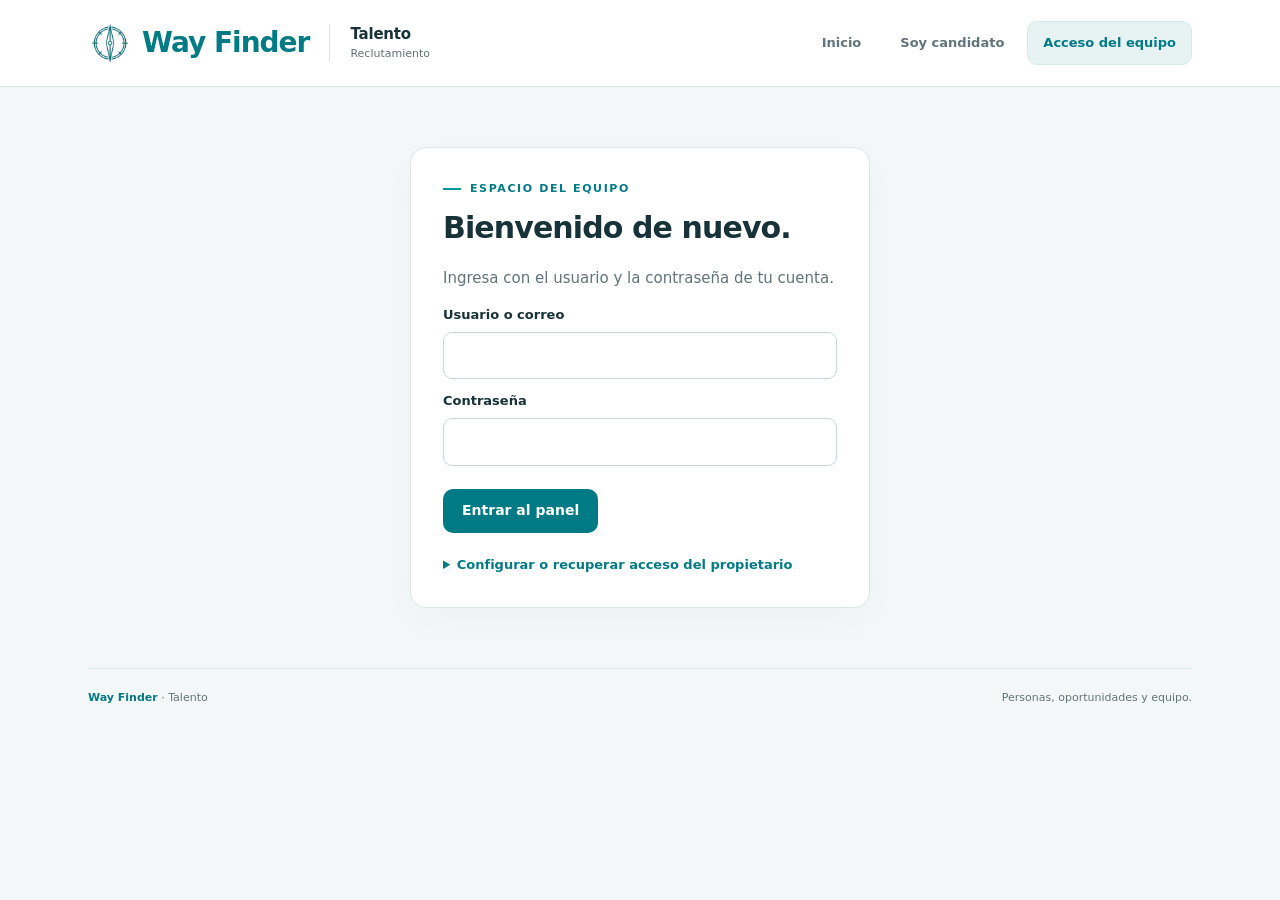
<file: App.html>
<!DOCTYPE html>
<html lang="es"><head><meta charset="UTF-8"><title>Way Finder · Talento</title><meta name="viewport" content="width=device-width,initial-scale=1"><link rel="icon" type="image/png" href="[data-uri]">
<style>
/* Way Finder: estilos comunes de la aplicación. */
:root{
--ink:#152f35;
--muted:#5c7478;
--teal:#007f83;
--line:#d8e5e4;
--paper:#fff;
--bg:#f3f7f6}
*{
box-sizing:border-box}
body{
margin:0;
background:var(--bg);
color:var(--ink);
font:15px/1.55 'Segoe UI',sans-serif}
button,input,select,textarea{
font:inherit}
button,a,input,select,textarea{
outline-offset:4px}
button,.button{
border:0;
border-radius:9px;
padding:11px 18px;
background:var(--teal);
color:white;
font-weight:600;
cursor:pointer;
text-decoration:none;
display:inline-block}
button:hover,.button:hover{
filter:brightness(.94)}
button:disabled{
opacity:.5;
cursor:wait}
.secondary{
background:#e5efed;
color:var(--ink)}
.ghost{
background:transparent;
color:var(--teal)}
header{
border-bottom:1px solid var(--line);
background:white;
padding:16px 5%;
display:flex;
align-items:center;
gap:24px;
justify-content:space-between}
.brand{
font-size:25px;
font-weight:800;
letter-spacing:-1px;
color:var(--teal)}
.brand small{
display:block;
font-size:10px;
letter-spacing:2px;
color:var(--muted)}
nav{
display:flex;
gap:5px;
flex-wrap:wrap}
nav button{
font-size:13px}
main{
max-width:1200px;
margin:35px auto;
padding:0 24px}
h1{
font-size:clamp(28px,4vw,46px);
line-height:1.15;
letter-spacing:-1px;
margin:12px 0 18px}
h2{
font-size:24px;
margin:0 0 16px}
h3{
margin:0 0 8px}
p{
color:var(--muted)}
.eyebrow{
font-size:12px;
font-weight:700;
letter-spacing:2px;
text-transform:uppercase;
color:var(--teal)}
.hero{
display:grid;
grid-template-columns:1.3fr 1fr;
gap:36px;
align-items:center;
padding:42px 0}
.hero p{
max-width:560px;
font-size:17px}
.card{
background:var(--paper);
border:1px solid var(--line);
border-radius:16px;
padding:26px;
margin-bottom:20px}
.grid{
display:grid;
grid-template-columns:repeat(2,minmax(0,1fr));
gap:20px}
.jobs{
display:grid;
grid-template-columns:repeat(3,minmax(0,1fr));
gap:16px}
.job{
padding:22px;
border:1px solid var(--line);
border-radius:12px;
background:white}
.job p{
white-space:pre-wrap}
.badge{
display:inline-block;
border-radius:20px;
padding:3px 10px;
background:#e0f3ee;
color:#146052;
font-size:12px;
font-weight:600}
.label,label{
display:block;
font-size:13px;
font-weight:600;
margin:12px 0 5px}
input,select,textarea{
width:100%;
padding:11px 12px;
border:1px solid #b9cfcc;
border-radius:8px;
background:white;
color:var(--ink)}
textarea{
min-height:110px;
resize:vertical}
input[type=checkbox]{
width:auto}
.full{
grid-column:1/-1}
.muted{
color:var(--muted);
font-size:13px}
.actions{
display:flex;
gap:10px;
align-items:center;
flex-wrap:wrap;
margin-top:18px}
.notice{
padding:14px 18px;
border:1px solid var(--line);
border-radius:10px;
background:#e5f4ef;
white-space:pre-wrap;
margin:16px 0}
.error{
background:#fff0ed;
color:#8c2d20;
border-color:#e6b7ae}
[hidden]{
display:none!important}
.narrow{
max-width:740px;
margin:auto}
.login{
max-width:440px;
margin:55px auto}
.toolbar{
display:flex;
gap:12px;
justify-content:space-between;
align-items:center;
flex-wrap:wrap}
.toolbar input{
max-width:350px}
.tabs{
display:flex;
gap:8px;
flex-wrap:wrap;
margin:24px 0}
.tablewrap{
overflow:auto}
table{
border-collapse:collapse;
width:100%;
font-size:13px}
th,td{
padding:13px 12px;
text-align:left;
border-bottom:1px solid var(--line);
vertical-align:top}
th{
color:var(--muted);
font-size:11px;
text-transform:uppercase;
letter-spacing:.6px}
td button{
padding:7px 12px;
font-size:12px}
.stats{
display:grid;
grid-template-columns:repeat(3,1fr);
gap:16px;
margin:22px 0}
.stat{
border:1px solid var(--line);
border-radius:12px;
background:white;
padding:20px}
.stat strong{
font-size:30px;
display:block}
.stat span{
color:var(--muted);
font-size:13px}
dialog{
border:1px solid var(--line);
border-radius:16px;
padding:26px;
width:min(850px,94vw);
max-height:90vh;
color:var(--ink)}
dialog::backdrop{
background:#152f3577}
dl{
display:grid;
grid-template-columns:1fr 2fr;
gap:0;
margin:16px 0}
dt,dd{
padding:8px 0;
border-bottom:1px solid var(--line);
margin:0;
white-space:pre-wrap;
overflow-wrap:anywhere}
dt{
font-size:12px;
color:var(--muted)}
dd{
padding-left:14px}
pre{
white-space:pre-wrap;
overflow-wrap:anywhere;
background:var(--bg);
padding:12px;
font-size:12px}
footer{
max-width:1200px;
margin:50px auto 20px;
padding:20px 24px;
border-top:1px solid var(--line);
font-size:12px;
color:var(--muted)}
.trap{
position:absolute;
left:-10000px}
.step{
border-left:3px solid var(--teal);
padding:0 0 0 18px;
margin:22px 0}
.step b{
display:block}
.step span{
color:var(--muted);
font-size:13px}
@media(max-width:760px){
header{
align-items:flex-start;
flex-direction:column;
gap:12px}
.hero,.grid,.jobs{
grid-template-columns:1fr}
.hero{
padding:15px 0;
gap:15px}
main{
padding:0 16px;
margin-top:24px}
.card{
padding:20px}
.stats{
gap:8px}
.stat{
padding:12px}
.stat strong{
font-size:25px}
h1{
font-size:34px}
dl{
grid-template-columns:1fr}
dd{
padding-left:0}
}

/* Identidad Way Finder. La aplicación cambia de nombre, la marca se conserva. */
:root{
 --wk-primary:#0096a3;--wk-action:#007a84;--wk-ink:#173239;--wk-background:#f3f7f7;
 --wk-muted:#60747b;--wk-border:#dbe6e7;--wk-surface:#fff;--wk-soft:#e7f3f3;
 --ink:var(--wk-ink);--muted:var(--wk-muted);--teal:var(--wk-action);--line:var(--wk-border);--paper:var(--wk-surface);--bg:var(--wk-background);
}
body{font-family:'Segoe UI',system-ui,-apple-system,sans-serif;-webkit-font-smoothing:antialiased}
button,.button{display:inline-flex;align-items:center;justify-content:center;gap:8px;min-height:44px;border:1px solid transparent;border-radius:10px;padding:10px 18px;font-size:14px;font-weight:650;line-height:1.4;transition:background .16s,box-shadow .16s}
button:hover,.button:hover{box-shadow:0 3px 12px #17323915;filter:brightness(.95)}
button:disabled{box-shadow:none}
.secondary{background:var(--wk-soft);color:var(--wk-action);border-color:#d4e9e9}
.ghost{color:var(--wk-muted);background:transparent}
.ghost:hover{color:var(--wk-action);background:var(--wk-soft);box-shadow:none}
button:focus-visible,a:focus-visible,input:focus-visible,select:focus-visible,textarea:focus-visible{outline:3px solid var(--wk-primary);outline-offset:4px}
header{padding:21px max(28px,calc((100vw - 1104px)/2));gap:24px}
.brand-lockup{display:flex;align-items:center;gap:20px;flex-shrink:0}
.brand{display:flex;align-items:baseline;gap:3px;color:var(--wk-action);font-size:28px;line-height:1.1;font-weight:800;letter-spacing:-1.35px}
.brand-mark{display:inline-block;width:6px;height:6px;border-radius:50%;background:var(--wk-primary)}
.brand-module{display:flex;flex-direction:column;border-left:1px solid var(--wk-border);padding-left:20px;line-height:1.35}
.brand-module strong{font-size:15px;letter-spacing:-.2px;font-weight:700}
.brand-module span{margin-top:2px;font-size:11px;color:var(--wk-muted)}
nav{gap:7px;align-items:center}nav button{font-size:13px;padding-inline:15px}
main{max-width:1160px;margin:34px auto;padding:0 28px}
h1{font-size:clamp(34px,4vw,52px);line-height:1.12;letter-spacing:-1.9px;font-weight:730;margin:14px 0 22px}
h2{font-size:23px;line-height:1.3;letter-spacing:-.65px;font-weight:700}
h3{font-size:18px;line-height:1.4;letter-spacing:-.35px}
.eyebrow{display:flex;align-items:center;gap:9px;font-size:11px;font-weight:750;letter-spacing:1.6px}
.eyebrow::before{content:'';width:18px;height:2px;background:var(--wk-primary);flex-shrink:0}
.hero{grid-template-columns:1.2fr 1fr;gap:64px;padding:42px 0 50px}
.hero>div>p{max-width:480px;font-size:17px;line-height:1.75}
.card{border-radius:16px;padding:28px;margin-bottom:22px}
.hero .card{position:relative;padding:30px 32px 18px;margin:0;box-shadow:0 14px 40px #17323908;overflow:hidden}
.hero .card::before{position:absolute;content:'';width:64px;height:3px;top:0;left:32px;background:var(--wk-primary)}
.grid{gap:18px 22px}.jobs{gap:18px}.job{border-radius:16px;padding:24px}
.badge{display:inline-flex;align-items:center;gap:6px;background:var(--wk-soft);color:var(--wk-action);padding:5px 11px;border-radius:6px;font-size:11px;font-weight:650}
label,.label{margin:12px 0 7px;font-size:13px;font-weight:650}
input,select,textarea{border-color:#c7d8da;border-radius:9px;padding:11px 13px}
input::placeholder,textarea::placeholder{color:#7b8f95}
input:focus,select:focus,textarea:focus{border-color:var(--wk-action)}
input[readonly]{background:var(--wk-background)}
input[type=checkbox]{accent-color:var(--wk-action)}
input[type=file]{background:var(--wk-background);border-style:dashed;font-size:13px}
.actions{margin-top:23px}
.notice{background:var(--wk-soft);color:var(--wk-ink);border-color:#cbe4e3;padding:15px 18px;margin:18px 0}
.error{background:#fff1ee;color:#993d30;border-color:#ebc5be}
.narrow{max-width:780px}
.login{max-width:460px;margin:60px auto;padding:32px;box-shadow:0 14px 40px #17323906}
.login h1{letter-spacing:-.9px}
summary{cursor:pointer;color:var(--wk-action);font-size:13px;font-weight:600}
.toolbar{gap:16px}.toolbar h2{margin-bottom:8px}.toolbar input{max-width:340px}
.tabs{align-items:center;gap:7px;margin:26px 0 20px}.tabs button{font-size:13px}
th,td{padding:15px 13px}th{background:var(--wk-background);font-size:10px;font-weight:700;letter-spacing:.9px}
td button{min-height:34px}
.stats{gap:18px;margin:28px 0}.stat{border-radius:16px;padding:23px}
.stat strong{color:var(--wk-action);font-size:34px;line-height:1.3;letter-spacing:-1px;font-weight:700}
.stat span{display:block;margin-top:6px;font-size:12px}
dialog{padding:28px;box-shadow:0 25px 90px #17323920}
dialog::backdrop{background:#17323980}
footer{max-width:1104px;margin:52px auto 24px;padding:20px 0;display:flex;justify-content:space-between;align-items:center;gap:16px;font-size:11px}
footer strong{color:var(--wk-action);font-weight:700}
.step{border-left:0;border-bottom:1px solid var(--wk-border);padding:0 0 19px;margin:20px 0}
.step:last-child{border-bottom:0;margin-bottom:0}.step b{font-size:14px;font-weight:650}.step span{display:block;margin-top:5px;font-size:12px}
@media(max-width:760px){
 header{padding:22px;gap:20px}nav{width:100%;gap:4px}nav button{flex:1;padding-inline:10px;font-size:12px}
 main{margin:26px auto;padding:0 20px}.hero{grid-template-columns:1fr;gap:30px;padding:12px 0 34px}
 h1{font-size:37px;letter-spacing:-1.3px}.hero>div>p{font-size:16px}.card{padding:22px}.hero .card{padding:26px 24px 12px}
 .stats{gap:9px}.stat{padding:15px 12px;border-radius:12px}.stat strong{font-size:27px}.stat span{font-size:11px}
 .login{margin:32px auto;padding:26px}footer{margin:36px 20px 20px;align-items:flex-start;flex-direction:column;gap:5px}
}
@media(prefers-reduced-motion:reduce){*{transition:none!important;scroll-behavior:auto!important}}


.psico-stats{grid-template-columns:repeat(4,1fr)}.psico-tools p{margin:0}.psico-tools select{width:auto;min-width:150px}.psico-tools .actions{margin-top:0}.psico-note{margin:22px 0 0}.psico-meta{display:grid;grid-template-columns:1fr 1fr;gap:0 24px;margin-top:22px}.psico-meta p{overflow-wrap:anywhere;font-size:13px}.psico-meta span{display:block;color:var(--wk-muted);font-size:11px;margin-bottom:5px}.psico-meta b{font-weight:600}.psico-series{display:grid;grid-template-columns:140px 1fr 65px 120px;align-items:center;gap:12px;padding:12px 0;border-bottom:1px solid var(--wk-border);font-size:12px}.psico-series small{font-size:10px;color:var(--wk-muted)}.psico-bar{height:8px;background:var(--wk-soft);border-radius:6px;overflow:hidden}.psico-bar>div{height:100%;background:var(--wk-primary);border-radius:6px}.psico-answer{padding:12px;background:var(--wk-background);border-radius:9px;font-size:12px;margin-top:12px;overflow-wrap:anywhere}.psico-answer p{margin:5px 0 0}.psico-module details{margin:24px 0}.tabs{flex-wrap:wrap}#modal{width:min(960px,94vw)}
@media(max-width:760px){.psico-stats{grid-template-columns:1fr 1fr}.psico-tools{align-items:stretch}.psico-tools .actions{width:100%}.psico-tools select{flex:1}.psico-series{grid-template-columns:1fr 65px;gap:6px 12px}.psico-series .psico-bar{grid-column:1;grid-row:2}.psico-series small{grid-column:2;grid-row:2}.psico-series>span{text-align:right}}

:root{--wk-primary: #0096A3;--wk-action: #007A84;--wk-ink: #173239;--wk-background: #F3F7F7;}

.brand-logo{width:44px;height:44px;object-fit:contain;flex-shrink:0}.brand:has(.brand-logo){align-items:center;gap:10px;letter-spacing:-1px}
.management-filters{display:flex;flex-wrap:wrap;align-items:end;gap:12px;margin-top:18px}.management-filters>div{flex:1 1 145px;min-width:130px}.management-filters label{font-size:12px;margin:0 0 5px}.management-filters input,.management-filters select{margin:0;min-height:44px}.management-help{font-size:12px;margin:14px 0}.pagination{border-top:1px solid var(--line);margin-top:16px;padding-top:16px;display:flex;align-items:center;justify-content:space-between;gap:16px;flex-wrap:wrap}.pagination p{font-size:12px;margin:0}.pagination .actions{margin:0;align-items:center}.pagination select{width:80px;margin:0}.pagination label{margin:0;font-size:12px}
@media(max-width:760px){.brand-logo{width:36px;height:36px}.brand:has(.brand-logo){font-size:24px}.management-filters>div{flex-basis:44%}.pagination .actions{width:100%;flex-wrap:wrap}.pagination button{flex:1}}

</style></head><body>
<header><div class="brand-lockup"><div class="brand"><img class="brand-logo" src="[data-uri]" alt="" width="44" height="44"><span>Way Finder</span></div><div class="brand-module"><strong>Talento</strong><span>Reclutamiento</span></div></div><nav aria-label="Navegación principal"><button class="ghost" data-route="inicio">Inicio</button><button class="ghost" data-route="candidatos">Soy candidato</button><button class="secondary" data-route="admin">Acceso del equipo</button></nav></header>
<main><div id="message" role="status" aria-live="polite" hidden></div><div id="screen"></div></main>
<dialog id="modal"><div class="toolbar"><h2 id="modalTitle"></h2><button class="secondary" id="closeModal" aria-label="Cerrar detalle">Cerrar</button></div><div id="modalBody"></div><div id="modalMessage" role="status" hidden></div></dialog>
<footer><span><strong>Way Finder</strong> · Talento</span><span>Personas, oportunidades y equipo.</span></footer>
<script>
'use strict';
const initialView = '<?= initialView ?>';
const $ = id => document.getElementById(id);
const esc = value => String(value ?? '').replace(/[&<>"']/g,c=>({'&':'&amp;','<':'&lt;','>':'&gt;','"':'&quot;',"'":'&#39;'}[c]));
let token=sessionStorage.getItem('hitalent_session')||'',profile=null,panel=null,view=initialView,tab='candidatos',users=[],logs=[],jobs=[],filter='',submissionId=crypto.randomUUID();
const candStates=['Pendiente','En revisión','Entrevista','En proceso','Contratado','Descartado'];
const reqStates=['Activa','Pausada','Cerrada'];
const labels={nombreSolicitante:'Nombre del solicitante',empresaCliente:'Empresa',telefonoContacto:'Teléfono fijo',celularContacto:'Celular',emailContacto:'Correo de contacto',nombrePosicion:'Nombre de la posición',numeroVacantes:'Número de vacantes',tipoVacante:'Tipo de vacante',ubicacion:'Ubicación',horarioLaboral:'Horario',reportaA:'Reporta a',edadMinMax:'Edad sugerida',estadoCivil:'Estado civil',genero:'Género',escolaridad:'Escolaridad',objetivoPuesto:'Objetivo del puesto',experienciaRequerida:'Experiencia requerida',requisitosIndispensables:'Requisitos indispensables',requisitosDeseables:'Requisitos deseables',conocimientosCualidades:'Conocimientos y cualidades',habilidadesTecnologicas:'Habilidades tecnológicas',idiomas:'Idiomas',competenciasEvaluar:'Competencias a evaluar',actividadesDesempenar:'Actividades a desempeñar',sueldoBruto:'Sueldo mensual bruto',sueldoNeto:'Sueldo mensual neto',prestacionesLey:'Prestaciones de ley',prestacionesSuperiores:'Prestaciones superiores',compensacionesVariables:'Compensaciones variables',esquemaPago:'Esquema de pago',frecuenciaPago:'Frecuencia de pago',tipoContrato:'Tipo de contrato',periodoPrueba:'Periodo de prueba',requisitosAutoTransporte:'Requisitos de transporte',observacionesExtras:'Observaciones'};
function notice(text,error=false,target='message'){const el=$(target);el.textContent=text;el.className='notice'+(error?' error':'');el.hidden=!text;}
const API_URL='https://script.google.com/macros/s/AKfycbwxMBgBHl1hzU6tCfKWdOVpvUYFdgeqo6Sm1vyvuqQIQPsPiCxRO5EpH_2NaZDyJLVg/exec';
async function rpc(action,data={}){
  let response;
  if(window.google?.script?.run){response=await new Promise((resolve,reject)=>google.script.run.withSuccessHandler(resolve).withFailureHandler(()=>reject(new Error('No se pudo conectar. Intenta de nuevo.'))).api(action,data,token));}
  else{
    const controller=new AbortController(),timer=setTimeout(()=>controller.abort(),60000);
    try{const result=await fetch(API_URL,{method:'POST',headers:{'Content-Type':'text/plain;charset=utf-8'},credentials:'omit',redirect:'follow',body:JSON.stringify({action,data,token}),signal:controller.signal});if(!result.ok)throw new Error();response=await result.json();}
    catch(e){throw new Error('No se pudo conectar. Intenta de nuevo; tus datos se conservan.');}finally{clearTimeout(timer);}
  }
  if(!response?.success)throw new Error(response?.error||'No se pudo completar la operación.');return response.data;
}
async function busy(button,fn,target='message'){const text=button.textContent;button.disabled=true;button.textContent='Procesando…';try{await fn();}catch(e){notice(e.message,true,target);}finally{button.disabled=false;button.textContent=text;}}
function options(values,selected){return values.map(v=>`<option value="${esc(v)}" ${v===selected?'selected':''}>${esc(v)}</option>`).join('');}
function date(v){return v?new Date(v).toLocaleString('es-MX',{dateStyle:'medium',timeStyle:'short'}):'—';}
Object.assign(labels,{idPostulacion:'Folio del candidato',idRequisicion:'Folio de la requisición',fecha:'Fecha de registro',nombreCandidato:'Nombre',telefono:'Teléfono',correo:'Correo',estatusProceso:'Estatus del proceso',notasReclutador:'Notas del equipo',puestoDeseado:'Puesto de interés',nivelEstudios:'Nivel de estudios',consentimientoEn:'Autorización del candidato',actualizadoEn:'Última actualización',actualizadoPor:'Actualizado por',estatus:'Estatus',nombre:'Nombre',rol:'Rol',activo:'Registro activo',nombreRequisicion:'Vacante vinculada'});
function details(obj){return '<dl>'+Object.entries(obj).filter(([k,v])=>v!==''&&v!=null&&!['cvFileId','linkCV','solicitudId','version'].includes(k)).map(([k,v])=>`<dt>${esc(labels[k]||k)}</dt><dd>${esc(typeof v==='boolean'?(v?'Sí':'No'):['fecha','consentimientoEn','actualizadoEn'].includes(k)?date(v):v)}</dd>`).join('')+'</dl>';}
function openModal(title,html){$('modalTitle').textContent=title;$('modalBody').innerHTML=html;notice('',false,'modalMessage');$('modal').showModal();}
$('closeModal').onclick=()=>$('modal').close();
document.querySelectorAll('[data-route]').forEach(b=>b.onclick=()=>route(b.dataset.route));
document.addEventListener('click',e=>{const b=e.target.closest('[data-go]');if(b)route(b.dataset.go);});
async function route(next){
  if($('modal').open)$('modal').close();
  view=next;notice('');filter='';submissionId=crypto.randomUUID();
  if(next==='inicio'){home();return;}
  if(next==='candidatos'){candidateForm();return;}
  if(next==='cliente'){clientForm();return;}
  if(!token){login();return;}
  if(profile?.cambiarPassword){passwordForm(true);return;}
  $('screen').innerHTML='<div class="card" role="status">Cargando tu espacio…</div>';
  try{if(!profile){profile=(await rpc('miSesion')).perfil;}if(profile.cambiarPassword){passwordForm(true);return;}panel=await rpc('panelResumen');profile=panel.perfil;renderPanel();}catch(e){if(e.message==='Cambia tu contraseña para continuar.'){profile=profile||{correo:'',usuario:''};passwordForm(true);}else{notice(e.message,true);login();}}
}
async function home(){
  $('screen').innerHTML=`<section class="hero"><div><div class="eyebrow">Tu siguiente oportunidad</div><h1>El talento conecta.<br>El futuro comienza.</h1><p>Comparte tu experiencia, explora vacantes y da el siguiente paso con nuestro equipo de reclutamiento.</p><div class="actions"><button data-go="candidatos">Registrar mi perfil ↗</button></div></div><aside class="card"><div class="eyebrow">Así de sencillo</div><div class="step"><b>01 · Cuéntanos de ti</b><span>Tu experiencia y el puesto que buscas.</span></div><div class="step"><b>02 · Comparte tu CV</b><span>Adjúntalo si lo tienes a la mano.</span></div><div class="step"><b>03 · Conectamos contigo</b><span>El equipo revisa tu perfil y da seguimiento.</span></div></aside></section><section><div class="toolbar"><h2>Oportunidades abiertas</h2><span class="badge">Vacantes activas</span></div><div id="jobs" class="jobs"><p>Cargando oportunidades…</p></div></section>`;
  try{jobs=await rpc('vacantes');if(view!=='inicio')return;$('jobs').innerHTML=jobs.length?jobs.map(j=>`<article class="job"><span class="badge">${esc(j.ubicacion||'Ubicación por confirmar')}</span><h3 style="margin-top:15px">${esc(j.nombrePosicion)}</h3><p>${esc(j.objetivoPuesto||j.experienciaRequerida||'Consulta los detalles con nuestro equipo.')}</p><button class="secondary" data-job="${esc(j.idRequisicion)}">Ver y postularme</button></article>`).join(''):'<div class="card full"><h3>Tu talento tiene lugar aquí</h3><p>Aún no hay vacantes publicadas. Puedes registrar tu perfil para futuras oportunidades.</p><button data-go="candidatos">Enviar mi perfil</button></div>';
  document.querySelectorAll('[data-job]').forEach(b=>b.onclick=()=>candidateForm(b.dataset.job));
  }catch(e){if(view==='inicio')$('jobs').textContent=e.message;}
}
function field(name,label,type='text',required=false){return `<div><label for="${name}">${esc(label)}${required?' *':''}</label><input id="${name}" name="${name}" type="${type}" ${required?'required':''} maxlength="${type==='email'?180:200}" ${type==='number'?'min="1" max="1000" value="1"':''}></div>`;}
function trap(){return '<div class="trap" aria-hidden="true"><label>Website<input name="website" tabindex="-1" autocomplete="off"></label></div>';}
async function candidateForm(jobId=''){
  view='candidatos';submissionId=crypto.randomUUID();
  $('screen').innerHTML=`<div class="narrow"><div class="eyebrow">Candidatos</div><h1>Hablemos de tu talento.</h1><p>Completa tu perfil. El CV es opcional; puedes registrarte aunque todavía no lo tengas.</p><form id="candidate" class="card">${trap()}<div class="grid">${field('nombreCandidato','Nombre completo','text',true)}${field('telefono','Teléfono celular','tel',true)}${field('correo','Correo electrónico','email',true)}${field('puestoDeseado','Puesto o área de interés','text',true)}<div><label for="nivelEstudios">Nivel de estudios *</label><select name="nivelEstudios" id="nivelEstudios" required><option value="">Selecciona</option>${options(['Secundaria','Preparatoria','Carrera técnica','Universidad trunca','Universidad terminada','Posgrado','Otro'])}</select></div><div><label for="idRequisicion">Vacante</label><select id="idRequisicion" name="idRequisicion"><option value="ESPONTANEO">Registro para futuras oportunidades</option></select></div><div id="jobDetail" class="full" hidden></div><div class="full"><label for="cv">Currículum (opcional)</label><input id="cv" type="file" accept=".pdf,.doc,.docx"><p class="muted">PDF o Word · Hasta 5 MB · Se guarda de forma privada.</p></div></div><div class="notice"><b>Uso de tu información</b><p class="muted">Way Finder utilizará tus datos de contacto, experiencia y CV para revisar tu perfil y contactarte por oportunidades laborales. Tendrán acceso el equipo autorizado de reclutamiento y su administrador. Para solicitar corrección o eliminación, contacta al equipo de Way Finder que te compartió este portal.</p><label><input type="checkbox" name="consentimiento" required> Autorizo el uso de mi información para estos fines. *</label></div><button type="submit">Enviar mi perfil</button></form></div>`;
  $('candidate').onsubmit=e=>{e.preventDefault();busy(e.submitter,async()=>{
    const form=e.target,d=Object.fromEntries(new FormData(form));d.consentimiento=true;d.solicitudId=submissionId;
    const f=$('cv').files[0];if(f){if(f.size>5*1024*1024)throw new Error('El CV debe pesar hasta 5 MB.');if(!/\.(pdf|doc|docx)$/i.test(f.name))throw new Error('Selecciona PDF o Word.');const base64=await new Promise((resolve,reject)=>{const r=new FileReader();r.onload=()=>resolve(r.result.split(',')[1]);r.onerror=()=>reject(new Error('No se pudo leer el archivo.'));r.readAsDataURL(f);});d.cv={nombre:f.name,base64};}
    const result=await rpc('postular',d);$('screen').innerHTML=`<div class="card narrow"><span class="badge">Perfil recibido</span><h1>Ya estás en nuestra bolsa.</h1><p>Tu registro se guardó correctamente. El equipo se pondrá en contacto contigo si hay una oportunidad para tu perfil.</p><p class="muted">Folio: ${esc(result.id)}</p><button data-go="inicio">Volver al inicio</button></div>`;notice('');
  });};
  try{jobs=await rpc('vacantes');if(view!=='candidatos'||!$('idRequisicion'))return;$('idRequisicion').innerHTML='<option value="ESPONTANEO">Registro para futuras oportunidades</option>'+jobs.map(j=>`<option value="${esc(j.idRequisicion)}">${esc(j.nombrePosicion)} · ${esc(j.ubicacion)}</option>`).join('');if(jobs.some(j=>j.idRequisicion===jobId))$('idRequisicion').value=jobId;
  const show=()=>{const j=jobs.find(j=>j.idRequisicion===$('idRequisicion').value);$('jobDetail').hidden=!j;if(j){$('jobDetail').innerHTML=details({nombrePosicion:j.nombrePosicion,ubicacion:j.ubicacion,objetivoPuesto:j.objetivoPuesto,experienciaRequerida:j.experienciaRequerida,requisitosIndispensables:j.requisitosIndispensables});if(!$('puestoDeseado').value)$('puestoDeseado').value=j.nombrePosicion;}};$('idRequisicion').onchange=show;show();}catch(e){notice(e.message,true);}
}
function clientForm(){
  const groups=[['Datos de contacto',['nombreSolicitante','empresaCliente','telefonoContacto','celularContacto','emailContacto']],['La vacante',['nombrePosicion','numeroVacantes','tipoVacante','ubicacion','horarioLaboral','reportaA']],['Perfil y experiencia',['escolaridad','objetivoPuesto','experienciaRequerida','requisitosIndispensables','requisitosDeseables','conocimientosCualidades','habilidadesTecnologicas','idiomas','competenciasEvaluar','actividadesDesempenar']],['Compensación y contratación',['sueldoBruto','sueldoNeto','prestacionesLey','prestacionesSuperiores','compensacionesVariables','esquemaPago','frecuenciaPago','tipoContrato','periodoPrueba']],['Detalles adicionales',['requisitosAutoTransporte','observacionesExtras']]];
  const long=['objetivoPuesto','requisitosIndispensables','requisitosDeseables','conocimientosCualidades','actividadesDesempenar','observacionesExtras'];
  $('screen').innerHTML=`<div class="narrow"><div class="eyebrow">Empresas</div><h1>Encuentra a tu próximo talento.</h1><p>Comparte los detalles del puesto. El equipo revisará tu solicitud antes de publicar la vacante.</p><form id="client">${trap()}${groups.map(([title,fields])=>`<section class="card"><h2>${title}</h2><div class="grid">${fields.map(k=>long.includes(k)?`<div class="full"><label for="${k}">${labels[k]}</label><textarea name="${k}" id="${k}" maxlength="5000"></textarea></div>`:field(k,labels[k],k==='emailContacto'?'email':k==='numeroVacantes'?'number':'text',['nombreSolicitante','empresaCliente','emailContacto','nombrePosicion'].includes(k))).join('')}</div></section>`).join('')}<button type="submit">Enviar requisición</button></form></div>`;
  $('client').onsubmit=e=>{e.preventDefault();busy(e.submitter,async()=>{const d=Object.fromEntries(new FormData(e.target));d.solicitudId=submissionId;const r=await rpc('requisicion',d);$('screen').innerHTML=`<div class="card narrow"><span class="badge">Solicitud recibida</span><h1>Estamos en contacto.</h1><p>El equipo revisará la requisición antes de publicarla.</p><p class="muted">Folio: ${esc(r.id)}</p><button data-go="inicio">Volver al inicio</button></div>`;});};
}
async function acceptSession(result){token=result.token;profile=result.perfil;sessionStorage.setItem('hitalent_session',token);notice('');if(profile.cambiarPassword)passwordForm(true);else await route('admin');}
function login(){
  $('screen').innerHTML=`<div class="card login"><div class="eyebrow">Espacio del equipo</div><h1 style="font-size:30px">Bienvenido de nuevo.</h1><p>Ingresa con el usuario y la contraseña de tu cuenta.</p><form id="passwordLogin"><label for="loginUser">Usuario o correo</label><input id="loginUser" autocomplete="username" required maxlength="180"><label for="loginPassword">Contraseña</label><input id="loginPassword" type="password" autocomplete="current-password" required maxlength="64"><div class="actions"><button type="submit">Entrar al panel</button></div></form><details style="margin-top:22px"><summary>Configurar o recuperar acceso del propietario</summary><p class="muted">Solo el propietario puede verificar su correo para establecer una contraseña. Los colaboradores deben pedir el acceso al superadmin.</p><form id="request">${field('loginEmail','Correo del propietario','email',true)}<div class="actions"><button type="submit" class="secondary">Solicitar código</button></div></form><form id="verify" hidden><label for="code">Código de 6 dígitos</label><input id="code" inputmode="numeric" autocomplete="one-time-code" pattern="[0-9]{6}" maxlength="6" required><p class="muted">Revisa tu correo. El código caduca en 10 minutos.</p><button type="submit">Verificar y configurar contraseña</button></form></details></div>`;
  $('passwordLogin').onsubmit=e=>{e.preventDefault();busy(e.submitter,async()=>{const r=await rpc('iniciarSesion',{usuario:$('loginUser').value,password:$('loginPassword').value});await acceptSession(r);});};
  $('request').onsubmit=e=>{e.preventDefault();busy(e.submitter,async()=>{const r=await rpc('solicitarCodigo',{correo:$('loginEmail').value});$('verify').hidden=false;notice(r.message);$('code').focus();});};
  $('verify').onsubmit=e=>{e.preventDefault();busy(e.submitter,async()=>{await acceptSession(await rpc('verificarCodigo',{correo:$('loginEmail').value,codigo:$('code').value}));});};
}
function passwordForm(required=false){
  $('screen').innerHTML=`<div class="card login"><div class="eyebrow">Tu cuenta</div><h1 style="font-size:30px">${required?'Define tu contraseña personal.':'Cambiar contraseña'}</h1><p>Usuario: <b>${esc(profile.usuario||profile.correo)}</b></p><p class="muted">De 12 a 64 caracteres. No compartas tu contraseña.</p><form id="changePassword">${required?'':'<label for="currentPassword">Contraseña actual</label><input id="currentPassword" type="password" autocomplete="current-password" required maxlength="64">'}<label for="newPassword">Nueva contraseña</label><input id="newPassword" type="password" autocomplete="new-password" required minlength="12" maxlength="64"><label for="confirmPassword">Confirmar contraseña</label><input id="confirmPassword" type="password" autocomplete="new-password" required minlength="12" maxlength="64"><div class="actions"><button type="submit">Guardar contraseña</button>${required?'':'<button type="button" id="cancelPassword" class="secondary">Cancelar</button>'}</div></form></div>`;
  if($('cancelPassword'))$('cancelPassword').onclick=()=>route('admin');
  $('changePassword').onsubmit=e=>{e.preventDefault();busy(e.submitter,async()=>{if($('newPassword').value!==$('confirmPassword').value)throw new Error('Las contraseñas no coinciden.');await acceptSession(await rpc('cambiarPassword',{actual:$('currentPassword')?.value||'',password:$('newPassword').value}));notice('Contraseña actualizada.');});};
}
// Filtros por vista. El servidor envía solo la página solicitada.
const managementViews={};let managementRequest=0,searchTimer;
function viewState(){return managementViews[tab]||(managementViews[tab]={pagina:1,limite:25,buscar:'',actividad:['usuarios','bitacora','psicometricos'].includes(tab)?'todos':'activos',estatus:'',rol:'',tipoEntidad:'',desde:'',hasta:'',orden:'fecha_desc'});}
function renderPanel(){
 const s=panel.resumen;
 $('screen').innerHTML=`<div class="toolbar"><div><div class="eyebrow">${profile.rol==='superadmin'?'Superadmin':profile.rol==='admin'?'Administración':'Reclutamiento'}</div><h1 style="font-size:34px;margin-bottom:4px">Tu espacio de trabajo.</h1><p>${esc(profile.nombre)} · ${esc(profile.correo)}</p></div><div class="actions"><button id="refresh" class="secondary">Actualizar</button><button id="logout" class="ghost">Cerrar sesión</button></div></div><div class="stats"><div class="stat"><strong>${s.candidatos}</strong><span>Candidatos activos · ${s.inactivos} inactivos</span></div><div class="stat"><strong>${s.vacantes}</strong><span>Vacantes publicadas</span></div><div class="stat"><strong>${s.pendientes}</strong><span>Por revisar · activos</span></div></div><div class="tabs"><button data-tab="candidatos">Candidatos</button><button data-tab="requisiciones">Requisiciones</button><button data-tab="psicometricos">Psicométricos</button>${profile.rol==='superadmin'?'<button data-tab="usuarios">Equipo y accesos</button><button data-tab="bitacora">Bitácora</button>':''}${['admin','superadmin'].includes(profile.rol)?'<button id="checklistLink" class="secondary">Compartir checklist</button>':''}<button data-tab="perfil">Mi perfil</button></div><section class="card"><div class="toolbar"><h2 id="tableTitle"></h2><input id="search" type="search" maxlength="200" placeholder="Buscar nombre, correo, folio…" aria-label="Buscar en esta vista"></div><div id="filters"></div><div id="table" class="tablewrap"></div><div id="pagination"></div></section>`;
 if($('checklistLink'))$('checklistLink').onclick=e=>busy(e.target,async()=>{const r=await rpc('enlaceChecklist');openModal('Enlace para la empresa',`<p>Copia este enlace y envíalo a la empresa para completar el checklist.</p><label for="shareUrl">Enlace del checklist</label><input id="shareUrl" readonly value="${esc(r.url)}"><div class="actions"><button id="copyChecklist">Copiar enlace</button></div>`);$('copyChecklist').onclick=async()=>{try{await navigator.clipboard.writeText(r.url);notice('Enlace copiado.',false,'modalMessage');}catch(e){$('shareUrl').select();notice('Selecciona y copia el enlace.',false,'modalMessage');}};});
 $('refresh').onclick=e=>busy(e.target,async()=>{panel=await rpc('panelResumen');profile=panel.perfil;renderPanel();});
 $('logout').onclick=e=>busy(e.target,async()=>{await rpc('salir');token='';profile=null;panel=null;users=[];logs=[];managementRequest++;sessionStorage.removeItem('hitalent_session');login();});
 document.querySelectorAll('[data-tab]').forEach(b=>b.onclick=()=>switchTab(b.dataset.tab));
 $('search').oninput=e=>{const state=viewState();state.buscar=e.target.value;state.pagina=1;filter=state.buscar.toLowerCase();clearTimeout(searchTimer);managementRequest++;searchTimer=setTimeout(()=>renderTable(),300);};
 switchTab(tab);
}
function managementFilters(){
 const s=viewState(),choices=tab==='candidatos'?candStates:tab==='requisiciones'?reqStates:tab==='psicometricos'?['Vigente','Completada','Vencida','Sin vigencia']:[];
 const select=(key,label,entries)=>`<div><label for="filter-${key}">${label}</label><select id="filter-${key}" data-filter="${key}">${entries.map(([v,n])=>`<option value="${esc(v)}" ${s[key]===v?'selected':''}>${esc(n)}</option>`).join('')}</select></div>`;
 $('filters').innerHTML=`<div class="management-filters">${['candidatos','requisiciones','usuarios'].includes(tab)?select('actividad',tab==='usuarios'?'Acceso':'Actividad',[['activos','Activos'],['inactivos',tab==='usuarios'?'Suspendidos':'Inactivos'],['todos','Todos']]):''}${choices.length?select('estatus',tab==='psicometricos'?'Vigencia':'Estatus',[['','Todos los estatus'],...choices.map(v=>[v,v])]):''}${tab==='usuarios'?select('rol','Rol',[['','Todos los roles'],...['reclutador','admin','superadmin'].map(v=>[v,v])]):''}${tab==='bitacora'?select('tipoEntidad','Registro',[['','Todos'],...['Candidatos','Requisiciones','Usuarios','Psicométricos','Sistema'].map(v=>[v,v])]):''}${['desde','hasta'].map(k=>`<div><label for="filter-${k}">${k==='desde'?'Desde':'Hasta'} (registro)</label><input id="filter-${k}" data-filter="${k}" type="date" value="${esc(s[k])}"></div>`).join('')}${select('orden','Orden',[['fecha_desc','Más recientes'],['fecha_asc','Más antiguos'],['nombre_asc',tab==='bitacora'?'Actor A–Z':'Nombre A–Z'],['nombre_desc',tab==='bitacora'?'Actor Z–A':'Nombre Z–A'],...(['candidatos','requisiciones'].includes(tab)?[['actualizado_desc','Última actualización']]:[])])}<div><button id="clearFilters" class="ghost" type="button">Limpiar filtros</button></div></div><p class="muted management-help">${['candidatos','requisiciones'].includes(tab)?'Los inactivos conservan su expediente y bitácora. Puedes reactivarlos desde el detalle.':tab==='bitacora'?'Historial completo: busca por persona, acción o folio, y recorre las páginas.':'Busca y filtra para encontrar el registro.'}</p>`;
 document.querySelectorAll('[data-filter]').forEach(el=>el.onchange=()=>{s[el.dataset.filter]=el.value;s.pagina=1;renderTable();});
 $('clearFilters').onclick=()=>{delete managementViews[tab];switchTab(tab);};
}
async function switchTab(next){
 clearTimeout(searchTimer);managementRequest++;tab=next;const s=viewState();filter=s.buscar.toLowerCase();$('search').value=s.buscar;$('search').hidden=tab==='perfil';$('filters').hidden=tab==='perfil';$('pagination').hidden=tab==='perfil';
 document.querySelectorAll('[data-tab]').forEach(b=>b.className=b.dataset.tab===tab?'':'secondary');
 $('tableTitle').textContent=({candidatos:'Candidatos',requisiciones:'Requisiciones',usuarios:'Equipo y accesos',bitacora:'Bitácora',psicometricos:'Psicométricos',perfil:'Mi perfil'})[tab];
 if(tab!=='perfil')managementFilters();await renderTable();
}
function table(headers,rows){return `<table><thead><tr>${headers.map(h=>`<th>${esc(h)}</th>`).join('')}</tr></thead><tbody>${rows.join('')||`<tr><td colspan="${headers.length}">Sin registros con estos filtros.</td></tr>`}</tbody></table>`;}
function managementPagination(r){
 const start=r.total?(r.pagina-1)*r.limite+1:0,end=Math.min(r.pagina*r.limite,r.total);
 $('pagination').innerHTML=`<div class="pagination"><p role="status" aria-live="polite">${start}–${end} de ${r.total} registros · Página ${r.pagina} de ${r.paginas}</p><div class="actions"><label for="pageSize">Por página</label><select id="pageSize">${[10,25,50,100].map(n=>`<option ${n===r.limite?'selected':''}>${n}</option>`).join('')}</select><button id="previousPage" class="secondary" ${r.pagina<=1?'disabled':''}>Anterior</button><button id="nextPage" class="secondary" ${r.pagina>=r.paginas?'disabled':''}>Siguiente</button></div></div>`;
 $('pageSize').onchange=e=>{Object.assign(viewState(),{limite:Number(e.target.value),pagina:1});renderTable();};
 $('previousPage').onclick=()=>{viewState().pagina=Math.max(1,r.pagina-1);renderTable();};$('nextPage').onclick=()=>{viewState().pagina=r.pagina+1;renderTable();};
}
async function renderTable(){
 if(tab==='perfil'){$('table').innerHTML=`<form id="myProfile">${field('profileName','Nombre visible','text',true)}<p>Usuario: ${esc(profile.usuario)}<br>${esc(profile.correo)} · ${esc(profile.rol)}</p><button type="submit">Guardar perfil</button><button type="button" id="myPassword" class="secondary">Cambiar contraseña</button></form>`;$('profileName').value=profile.nombre;$('myPassword').onclick=()=>passwordForm(false);$('myProfile').onsubmit=e=>{e.preventDefault();busy(e.submitter,async()=>{profile=await rpc('perfil',{nombre:$('profileName').value});notice('Perfil actualizado.');});};return;}
 const requestedTab=tab,id=++managementRequest;const state={...viewState()};
 $('table').textContent='Cargando registros…';$('pagination').textContent='';$('table').setAttribute('aria-busy','true');
 try{
  const r=await rpc('gestion',{entidad:requestedTab,...state});if(id!==managementRequest||tab!==requestedTab||view!=='admin'&&view!=='superadmin')return;
  viewState().pagina=r.pagina;const rows=r.registros;
  if(tab==='candidatos'){
   panel.candidatos=rows;$('table').innerHTML=table(['Nombre','Interés','Contacto','Estatus','Actividad','Recibido',''],rows.map(c=>`<tr><td><b>${esc(c.nombreCandidato)}</b></td><td>${esc(c.puestoDeseado)}<br><span class="muted">${esc(c.nombreRequisicion)}</span></td><td>${esc(c.correo)}<br>${esc(c.telefono)}</td><td><span class="badge">${esc(c.estatusProceso)}</span></td><td>${c.activo?'Activo':'Inactivo'}</td><td>${date(c.fecha)}</td><td><button data-candidate="${esc(c.idPostulacion)}">Revisar</button></td></tr>`));document.querySelectorAll('[data-candidate]').forEach(b=>b.onclick=()=>editCandidate(b.dataset.candidate));
  }else if(tab==='requisiciones'){
   panel.requisiciones=rows;$('table').innerHTML=table(['Puesto','Empresa','Ubicación','Publicación','Actividad',''],rows.map(r=>`<tr><td><b>${esc(r.nombrePosicion)}</b><br>${esc(r.numeroVacantes)} vacante(s)</td><td>${esc(r.empresaCliente)}</td><td>${esc(r.ubicacion)}</td><td><span class="badge">${esc(r.estatus)}</span></td><td>${r.activo?'Activa':'Inactiva'}</td><td><button data-req="${esc(r.idRequisicion)}">Ver detalle</button></td></tr>`));document.querySelectorAll('[data-req]').forEach(b=>b.onclick=()=>editReq(b.dataset.req));
  }else if(tab==='usuarios'){
   users=rows;$('table').innerHTML='<div class="actions"><button id="addUser">Agregar integrante</button></div>'+table(['Nombre','Usuario / correo','Rol','Acceso',''],rows.map(u=>`<tr><td>${esc(u.nombre)}</td><td>${esc(u.usuario)}<br>${esc(u.correo)}</td><td>${esc(u.rol)}</td><td>${u.activo?'Activo':'Suspendido'}</td><td><button data-user="${esc(u.correo)}">Administrar</button></td></tr>`));$('addUser').onclick=()=>editUser();document.querySelectorAll('[data-user]').forEach(b=>b.onclick=()=>editUser(users.find(u=>u.correo===b.dataset.user)));
  }else if(tab==='bitacora'){
   logs=rows;$('table').innerHTML=table(['Fecha','Quién','Acción','Registro',''],rows.map(l=>`<tr><td>${date(l.fecha)}</td><td>${esc(l.actor)}</td><td>${esc(l.accion)}</td><td>${esc(l.entidad)}<br>${esc(l.registroId)}</td><td><button data-log="${esc(l.id)}">Cambios</button></td></tr>`));document.querySelectorAll('[data-log]').forEach(b=>b.onclick=()=>{const l=logs.find(x=>x.id===b.dataset.log);openModal('Detalle del cambio',`<p>${esc(l.actor)} · ${date(l.fecha)}</p><h3>Antes</h3><pre>${esc(l.antes)}</pre><h3>Después</h3><pre>${esc(l.despues)}</pre>`);});
  }else{psicoRecords=rows;psicoSummary=r.resumen;psicoRender();}
  managementPagination(r);
 }catch(e){if(id===managementRequest&&tab===requestedTab){$('table').textContent=e.message;$('pagination').innerHTML='<button id="retryPage" class="secondary">Reintentar</button>';$('retryPage').onclick=()=>renderTable();}}
 finally{if(id===managementRequest)$('table').setAttribute('aria-busy','false');}
}

async function saved(){panel=await rpc('panelResumen');profile=panel.perfil;$('modal').close();renderPanel();notice('Cambios guardados.');}
function editCandidate(id){const c=panel.candidatos.find(x=>x.idPostulacion===id);openModal(c.nombreCandidato,`<form id="editCandidate"><label><input id="recordActive" type="checkbox" ${c.activo!==false?'checked':''}> Candidato activo</label><p class="muted">Al inactivarlo se oculta de la vista habitual. Su CV, evaluaciones y cambios se conservan. Puedes reactivarlo aquí.</p><label for="status">Estatus del proceso</label><select id="status">${options(candStates,c.estatusProceso)}</select><label for="notes">Notas del reclutador</label><textarea id="notes" maxlength="10000">${esc(c.notasReclutador)}</textarea><div class="actions"><button type="submit">Guardar seguimiento</button>${c.cvFileId?'<button type="button" id="download" class="secondary">Descargar CV</button>':'<span class="muted">Sin CV adjunto</span>'}</div></form><div class="actions"><button type="button" id="inviteCandidatePsico" class="secondary">Enviar psicométrico por correo</button></div>${details(c)}`);
  $('inviteCandidatePsico').onclick=()=>psicoInviteModal(c);
  $('editCandidate').onsubmit=e=>{e.preventDefault();busy(e.submitter,async()=>{await rpc('actualizarCandidato',{id,version:c.version,estatusProceso:$('status').value,notasReclutador:$('notes').value,activo:$('recordActive').checked});await saved();},'modalMessage');};
  if($('download'))$('download').onclick=e=>busy(e.target,async()=>{const r=await rpc('descargarCV',{id});const bytes=Uint8Array.from(atob(r.base64),c=>c.charCodeAt(0)),url=URL.createObjectURL(new Blob([bytes],{type:r.mime})),a=document.createElement('a');a.href=url;a.download=r.nombre;document.body.appendChild(a);a.click();a.remove();setTimeout(()=>URL.revokeObjectURL(url),30000);},'modalMessage');
}
function editReq(id){const r=panel.requisiciones.find(x=>x.idRequisicion===id);openModal(r.nombrePosicion,`<form id="editReq"><label><input id="reqActive" type="checkbox" ${r.activo!==false?'checked':''}> Requisición activa</label><p class="muted">Una requisición inactiva se retira de la bolsa pública y de la vista habitual. Conserva su historial y candidatos.</p><label for="reqStatus">Publicación de la vacante</label><select id="reqStatus">${options(reqStates,r.estatus)}</select><p class="muted">Solo las vacantes activas aparecen en la bolsa pública. Los datos de contacto de la empresa permanecen en el panel del equipo.</p><button type="submit">Guardar estatus</button></form>${details(r)}`);$('editReq').onsubmit=e=>{e.preventDefault();busy(e.submitter,async()=>{await rpc('actualizarRequisicion',{id,version:r.version,estatus:$('reqStatus').value,activo:$('reqActive').checked});await saved();},'modalMessage');};}
function editUser(u){
  openModal(u?'Administrar integrante':'Crear acceso de colaborador',`<form id="editUser">${field('userEmail','Correo','email',true)}${field('userName','Nombre','text',true)}${field('userLogin','Usuario','text',true)}<label for="userPassword">${u?'Nueva contraseña inicial (opcional)':'Contraseña inicial *'}</label><input id="userPassword" type="password" autocomplete="new-password" minlength="12" maxlength="64" ${u?'':'required'}><p class="muted">De 12 a 64 caracteres. El integrante deberá cambiarla al ingresar. Si se deja vacía al editar, conserva la contraseña actual.</p><label for="role">Rol</label><select id="role">${options(['reclutador','admin','superadmin'],u?.rol||'reclutador')}</select><label><input type="checkbox" id="active" ${!u||u.activo?'checked':''}> Acceso activo</label><p class="muted">El administrador puede compartir el checklist. Solo el superadmin administra usuarios y consulta la bitácora. Los cambios de acceso cierran las sesiones del integrante.</p><button type="submit">Guardar acceso</button></form>`);
  if(u){$('userEmail').value=u.correo;$('userEmail').readOnly=true;$('userName').value=u.nombre;$('userLogin').value=u.usuario||u.correo;}
  $('editUser').onsubmit=e=>{e.preventDefault();busy(e.submitter,async()=>{await rpc('guardarUsuario',{correo:$('userEmail').value,nombre:$('userName').value,usuario:$('userLogin').value,password:$('userPassword').value,rol:$('role').value,activo:$('active').checked,version:u?.version});if(u?.correo===profile.correo){token='';sessionStorage.removeItem('hitalent_session');$('modal').close();login();notice('Acceso actualizado. Inicia sesión de nuevo.');}else{$('modal').close();renderTable();notice('Acceso guardado. Comparte el usuario y la contraseña inicial directamente con el integrante.');}},'modalMessage');};
}
// Módulo integrado: utiliza rpc, la sesión y los diálogos del portal de Recruitment.
let psicoRecords=[],psicoSummary={total:0,completadas:0,vencidas:0,pendientes:0};
const psicoAreas=['Información','Juicio','Vocabulario','Síntesis','Concentración','Análisis','Abstracción','Planeación','Organización','Atención'];
const psicoMax=[16,22,30,18,24,20,20,17,18,22];
function psicoRender(){
 $('tableTitle').textContent='Psicométricos';$('search').hidden=false;
 const done=psicoSummary.completadas,expired=psicoSummary.vencidas;
 const found=psicoRecords;
 $('table').innerHTML=`<div class="psico-module"><div class="stats psico-stats"><div class="stat"><strong>${psicoSummary.total}</strong><span>Invitaciones</span></div><div class="stat"><strong>${done}</strong><span>Completadas</span></div><div class="stat"><strong>${psicoSummary.pendientes}</strong><span>Pendientes</span></div><div class="stat"><strong>${expired}</strong><span>Vencidas</span></div></div><div class="toolbar psico-tools"><p class="muted">Invitaciones por correo · Vigencia de 24 horas</p><div class="actions"><button id="psicoNew">Enviar invitación</button></div></div>${table(['Persona','Correo','Evaluación','Vigencia hasta',''],found.map(c=>`<tr><td><b>${esc(c.nombre)}</b><br><span class="muted">${esc(c.tipo)}</span></td><td>${esc(c.correo)}</td><td><span class="badge">${esc(c.status==='Completado'?'Completada':c.vigencia)}</span>${c.estadoCorreo==='Envío fallido'?'<br><span class="muted">Correo no enviado</span>':''}</td><td>${date(c.expiraEn)}</td><td><button class="secondary" data-psico="${esc(c.id)}">${c.status==='Completado'?'Ver resultados':'Ver detalle'}</button></td></tr>`))}<p class="muted psico-note">Las evaluaciones se consultan con los permisos de tu cuenta del equipo. Las invitaciones vencidas requieren un nuevo envío.</p></div>`;
 $('psicoNew').onclick=()=>psicoInviteModal();
 document.querySelectorAll('[data-psico]').forEach(b=>b.onclick=()=>psicoResult(b.dataset.psico));
}
function psicoInviteModal(c){
 const linked=c?.idPostulacion||'',name=c?.nombreCandidato||c?.nombre||'',email=c?.correo||'';let requestId=crypto.randomUUID();
 openModal('Invitar a evaluación psicométrica',`<form id="psicoInvite"><p>Se enviará una liga personal al correo de la persona. Tendrá <b>24 horas para completar y entregar</b> la evaluación desde este envío.</p><label for="psicoName">Nombre completo *</label><input id="psicoName" required maxlength="150" value="${esc(name)}"><label for="psicoEmail">Correo del candidato *</label><input id="psicoEmail" type="email" required maxlength="180" value="${esc(email)}" ${linked?'readonly':''}><div class="grid"><div><label for="psicoType">Perfil</label><select id="psicoType">${options(['Candidato','Empleado'],c?.tipo||'Candidato')}</select></div><div id="psicoAgeField"><label for="psicoAge">Edad *</label><input id="psicoAge" type="number" min="18" max="99" required value="${/^\d{2}$/.test(String(c?.edad||''))?esc(c.edad):''}"></div></div><p class="muted">El mensaje incluirá el nombre Way Finder, las instrucciones y la fecha exacta de vencimiento en hora de Ciudad de México.</p><div class="actions"><button id="psicoSend" type="submit">Enviar invitación por correo</button><button id="psicoCancel" type="button" class="secondary">Cancelar</button></div></form>`);
 const profileChange=()=>{const internal=$('psicoType').value==='Empleado';$('psicoAgeField').hidden=internal;$('psicoAge').required=!internal;};$('psicoType').onchange=profileChange;profileChange();$('psicoCancel').onclick=()=>$('modal').close();
 $('psicoInvite').onsubmit=e=>{e.preventDefault();busy(e.submitter,async()=>{
 const r=await rpc('psicoInvitar',{nombre:$('psicoName').value,correo:$('psicoEmail').value,edad:$('psicoAge').value,tipo:$('psicoType').value,idPostulacion:linked,solicitudId:requestId});
 $('modalTitle').textContent='Invitación enviada';$('modalBody').innerHTML=`<div class="notice"><b>Correo enviado a ${esc(r.correo)}</b><p>La evaluación puede completarse hasta el <b>${date(r.expiraEn)}</b>.</p></div><p>La liga tiene vigencia de 24 horas y permite completar una sola evaluación.</p><div class="actions"><button id="psicoShowPanel">Ver psicométricos</button><button id="psicoDone" class="secondary">Cerrar</button></div>`;
 $('psicoShowPanel').onclick=async()=>{$('modal').close();await switchTab('psicometricos');};$('psicoDone').onclick=()=>$('modal').close();notice('',false,'modalMessage');if(tab==='psicometricos'){await renderTable();}
 },'modalMessage');};
}
function psicoResult(id){const c=psicoRecords.find(c=>c.id===id);if(!c)return;
 const complete=c.status==='Completado';
 const metadata=`<div class="psico-meta"><p><span>Folio</span><b>${esc(c.id)}</b></p><p><span>Correo</span>${esc(c.correo)}</p><p><span>Inicio</span>${esc(c.fecha||'Sin iniciar')}</p><p><span>Vigencia hasta</span>${date(c.expiraEn)}</p></div>`;
 const chart=psicoAreas.map((n,i)=>{const pair=String(c.rangos?.['S'+(i+1)]||'').split('|'),p=pair[0]||'0',pct=Math.max(0,Math.min(100,(Number(p)||0)/psicoMax[i]*100));return `<div class="psico-series"><b>${i+1}. ${n}</b><div class="psico-bar" role="img" aria-label="${esc(n)}: ${esc(p)} de ${psicoMax[i]} puntos"><div style="width:${pct}%"></div></div><span>${esc(p)} / ${psicoMax[i]}</span><small>${esc(pair[1]||'Sin datos')}</small></div>`;}).join('');
 openModal(c.nombre,`<div class="psico-module"><span class="badge">${esc(complete?'Completada':c.vigencia)}</span>${metadata}${complete?`<div class="stats"><div class="stat"><strong>${esc(c.score)}</strong><span>Puntuación total</span></div><div class="stat"><strong>${esc(c.ci||'—')}</strong><span>CI de referencia</span></div><div class="stat"><strong>${esc(c.eficiencia)}</strong><span>Eficiencia</span></div></div><h3>Perfil por áreas</h3><p class="muted">Puntos sobre el máximo de cada serie. Los rangos provienen del baremo existente; no son percentiles.</p>${chart}<details><summary>Consultar respuestas registradas</summary>${psicoAreas.map((n,i)=>`<div class="psico-answer"><b>Serie ${i+1} · ${n}</b><p>${esc(c.respuestas?.['S'+(i+1)]||'Sin respuestas registradas')}</p></div>`).join('')}</details><p class="notice">La interpretación corresponde al profesional responsable. Estos resultados no constituyen por sí solos un diagnóstico ni una decisión de contratación.</p><div class="actions"><button id="psicoDownload">Descargar reporte PDF</button></div>`:`<p class="notice">${c.vigencia==='Vencida'?'La liga venció. Envía una nueva invitación para dar otras 24 horas.':c.vigencia==='Sin vigencia'?'Este registro no tiene una vigencia válida. Envía una nueva invitación.':'La evaluación todavía no se ha completado.'}</p><button id="psicoReinvite">Enviar nueva invitación por correo</button>`}</div>`);
 if($('psicoReinvite'))$('psicoReinvite').onclick=()=>psicoInviteModal(c);
 if($('psicoDownload'))$('psicoDownload').onclick=e=>busy(e.target,async()=>{const r=await rpc('psicoPDF',{id:c.id}),bytes=Uint8Array.from(atob(r.base64),v=>v.charCodeAt(0)),url=URL.createObjectURL(new Blob([bytes],{type:'application/pdf'})),a=document.createElement('a');a.href=url;a.download=r.filename;document.body.appendChild(a);a.click();a.remove();setTimeout(()=>URL.revokeObjectURL(url),10000);},'modalMessage');
}

route(initialView);
</script></body></html>
</file>
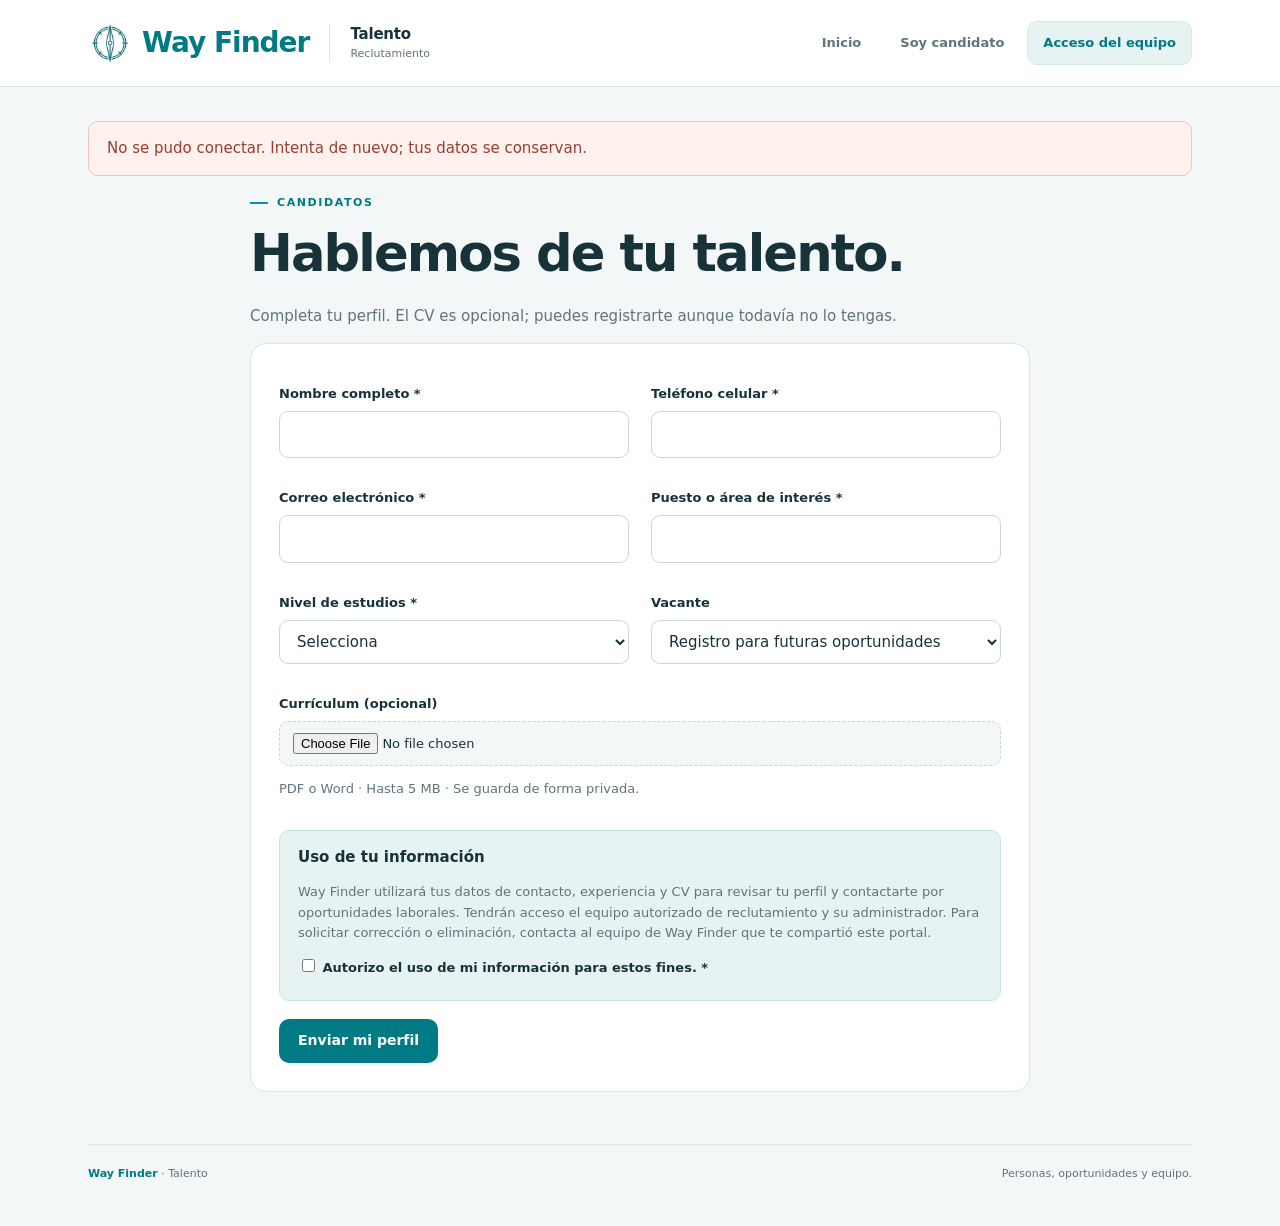
<file: candidatos.html>
<!DOCTYPE html>
<html lang="es"><head><meta charset="UTF-8"><title>Way Finder · Talento</title><meta name="viewport" content="width=device-width,initial-scale=1"><link rel="icon" type="image/png" href="[data-uri]">
<style>
/* Way Finder: estilos comunes de la aplicación. */
:root{
--ink:#152f35;
--muted:#5c7478;
--teal:#007f83;
--line:#d8e5e4;
--paper:#fff;
--bg:#f3f7f6}
*{
box-sizing:border-box}
body{
margin:0;
background:var(--bg);
color:var(--ink);
font:15px/1.55 'Segoe UI',sans-serif}
button,input,select,textarea{
font:inherit}
button,a,input,select,textarea{
outline-offset:4px}
button,.button{
border:0;
border-radius:9px;
padding:11px 18px;
background:var(--teal);
color:white;
font-weight:600;
cursor:pointer;
text-decoration:none;
display:inline-block}
button:hover,.button:hover{
filter:brightness(.94)}
button:disabled{
opacity:.5;
cursor:wait}
.secondary{
background:#e5efed;
color:var(--ink)}
.ghost{
background:transparent;
color:var(--teal)}
header{
border-bottom:1px solid var(--line);
background:white;
padding:16px 5%;
display:flex;
align-items:center;
gap:24px;
justify-content:space-between}
.brand{
font-size:25px;
font-weight:800;
letter-spacing:-1px;
color:var(--teal)}
.brand small{
display:block;
font-size:10px;
letter-spacing:2px;
color:var(--muted)}
nav{
display:flex;
gap:5px;
flex-wrap:wrap}
nav button{
font-size:13px}
main{
max-width:1200px;
margin:35px auto;
padding:0 24px}
h1{
font-size:clamp(28px,4vw,46px);
line-height:1.15;
letter-spacing:-1px;
margin:12px 0 18px}
h2{
font-size:24px;
margin:0 0 16px}
h3{
margin:0 0 8px}
p{
color:var(--muted)}
.eyebrow{
font-size:12px;
font-weight:700;
letter-spacing:2px;
text-transform:uppercase;
color:var(--teal)}
.hero{
display:grid;
grid-template-columns:1.3fr 1fr;
gap:36px;
align-items:center;
padding:42px 0}
.hero p{
max-width:560px;
font-size:17px}
.card{
background:var(--paper);
border:1px solid var(--line);
border-radius:16px;
padding:26px;
margin-bottom:20px}
.grid{
display:grid;
grid-template-columns:repeat(2,minmax(0,1fr));
gap:20px}
.jobs{
display:grid;
grid-template-columns:repeat(3,minmax(0,1fr));
gap:16px}
.job{
padding:22px;
border:1px solid var(--line);
border-radius:12px;
background:white}
.job p{
white-space:pre-wrap}
.badge{
display:inline-block;
border-radius:20px;
padding:3px 10px;
background:#e0f3ee;
color:#146052;
font-size:12px;
font-weight:600}
.label,label{
display:block;
font-size:13px;
font-weight:600;
margin:12px 0 5px}
input,select,textarea{
width:100%;
padding:11px 12px;
border:1px solid #b9cfcc;
border-radius:8px;
background:white;
color:var(--ink)}
textarea{
min-height:110px;
resize:vertical}
input[type=checkbox]{
width:auto}
.full{
grid-column:1/-1}
.muted{
color:var(--muted);
font-size:13px}
.actions{
display:flex;
gap:10px;
align-items:center;
flex-wrap:wrap;
margin-top:18px}
.notice{
padding:14px 18px;
border:1px solid var(--line);
border-radius:10px;
background:#e5f4ef;
white-space:pre-wrap;
margin:16px 0}
.error{
background:#fff0ed;
color:#8c2d20;
border-color:#e6b7ae}
[hidden]{
display:none!important}
.narrow{
max-width:740px;
margin:auto}
.login{
max-width:440px;
margin:55px auto}
.toolbar{
display:flex;
gap:12px;
justify-content:space-between;
align-items:center;
flex-wrap:wrap}
.toolbar input{
max-width:350px}
.tabs{
display:flex;
gap:8px;
flex-wrap:wrap;
margin:24px 0}
.tablewrap{
overflow:auto}
table{
border-collapse:collapse;
width:100%;
font-size:13px}
th,td{
padding:13px 12px;
text-align:left;
border-bottom:1px solid var(--line);
vertical-align:top}
th{
color:var(--muted);
font-size:11px;
text-transform:uppercase;
letter-spacing:.6px}
td button{
padding:7px 12px;
font-size:12px}
.stats{
display:grid;
grid-template-columns:repeat(3,1fr);
gap:16px;
margin:22px 0}
.stat{
border:1px solid var(--line);
border-radius:12px;
background:white;
padding:20px}
.stat strong{
font-size:30px;
display:block}
.stat span{
color:var(--muted);
font-size:13px}
dialog{
border:1px solid var(--line);
border-radius:16px;
padding:26px;
width:min(850px,94vw);
max-height:90vh;
color:var(--ink)}
dialog::backdrop{
background:#152f3577}
dl{
display:grid;
grid-template-columns:1fr 2fr;
gap:0;
margin:16px 0}
dt,dd{
padding:8px 0;
border-bottom:1px solid var(--line);
margin:0;
white-space:pre-wrap;
overflow-wrap:anywhere}
dt{
font-size:12px;
color:var(--muted)}
dd{
padding-left:14px}
pre{
white-space:pre-wrap;
overflow-wrap:anywhere;
background:var(--bg);
padding:12px;
font-size:12px}
footer{
max-width:1200px;
margin:50px auto 20px;
padding:20px 24px;
border-top:1px solid var(--line);
font-size:12px;
color:var(--muted)}
.trap{
position:absolute;
left:-10000px}
.step{
border-left:3px solid var(--teal);
padding:0 0 0 18px;
margin:22px 0}
.step b{
display:block}
.step span{
color:var(--muted);
font-size:13px}
@media(max-width:760px){
header{
align-items:flex-start;
flex-direction:column;
gap:12px}
.hero,.grid,.jobs{
grid-template-columns:1fr}
.hero{
padding:15px 0;
gap:15px}
main{
padding:0 16px;
margin-top:24px}
.card{
padding:20px}
.stats{
gap:8px}
.stat{
padding:12px}
.stat strong{
font-size:25px}
h1{
font-size:34px}
dl{
grid-template-columns:1fr}
dd{
padding-left:0}
}

/* Identidad Way Finder. La aplicación cambia de nombre, la marca se conserva. */
:root{
 --wk-primary:#0096a3;--wk-action:#007a84;--wk-ink:#173239;--wk-background:#f3f7f7;
 --wk-muted:#60747b;--wk-border:#dbe6e7;--wk-surface:#fff;--wk-soft:#e7f3f3;
 --ink:var(--wk-ink);--muted:var(--wk-muted);--teal:var(--wk-action);--line:var(--wk-border);--paper:var(--wk-surface);--bg:var(--wk-background);
}
body{font-family:'Segoe UI',system-ui,-apple-system,sans-serif;-webkit-font-smoothing:antialiased}
button,.button{display:inline-flex;align-items:center;justify-content:center;gap:8px;min-height:44px;border:1px solid transparent;border-radius:10px;padding:10px 18px;font-size:14px;font-weight:650;line-height:1.4;transition:background .16s,box-shadow .16s}
button:hover,.button:hover{box-shadow:0 3px 12px #17323915;filter:brightness(.95)}
button:disabled{box-shadow:none}
.secondary{background:var(--wk-soft);color:var(--wk-action);border-color:#d4e9e9}
.ghost{color:var(--wk-muted);background:transparent}
.ghost:hover{color:var(--wk-action);background:var(--wk-soft);box-shadow:none}
button:focus-visible,a:focus-visible,input:focus-visible,select:focus-visible,textarea:focus-visible{outline:3px solid var(--wk-primary);outline-offset:4px}
header{padding:21px max(28px,calc((100vw - 1104px)/2));gap:24px}
.brand-lockup{display:flex;align-items:center;gap:20px;flex-shrink:0}
.brand{display:flex;align-items:baseline;gap:3px;color:var(--wk-action);font-size:28px;line-height:1.1;font-weight:800;letter-spacing:-1.35px}
.brand-mark{display:inline-block;width:6px;height:6px;border-radius:50%;background:var(--wk-primary)}
.brand-module{display:flex;flex-direction:column;border-left:1px solid var(--wk-border);padding-left:20px;line-height:1.35}
.brand-module strong{font-size:15px;letter-spacing:-.2px;font-weight:700}
.brand-module span{margin-top:2px;font-size:11px;color:var(--wk-muted)}
nav{gap:7px;align-items:center}nav button{font-size:13px;padding-inline:15px}
main{max-width:1160px;margin:34px auto;padding:0 28px}
h1{font-size:clamp(34px,4vw,52px);line-height:1.12;letter-spacing:-1.9px;font-weight:730;margin:14px 0 22px}
h2{font-size:23px;line-height:1.3;letter-spacing:-.65px;font-weight:700}
h3{font-size:18px;line-height:1.4;letter-spacing:-.35px}
.eyebrow{display:flex;align-items:center;gap:9px;font-size:11px;font-weight:750;letter-spacing:1.6px}
.eyebrow::before{content:'';width:18px;height:2px;background:var(--wk-primary);flex-shrink:0}
.hero{grid-template-columns:1.2fr 1fr;gap:64px;padding:42px 0 50px}
.hero>div>p{max-width:480px;font-size:17px;line-height:1.75}
.card{border-radius:16px;padding:28px;margin-bottom:22px}
.hero .card{position:relative;padding:30px 32px 18px;margin:0;box-shadow:0 14px 40px #17323908;overflow:hidden}
.hero .card::before{position:absolute;content:'';width:64px;height:3px;top:0;left:32px;background:var(--wk-primary)}
.grid{gap:18px 22px}.jobs{gap:18px}.job{border-radius:16px;padding:24px}
.badge{display:inline-flex;align-items:center;gap:6px;background:var(--wk-soft);color:var(--wk-action);padding:5px 11px;border-radius:6px;font-size:11px;font-weight:650}
label,.label{margin:12px 0 7px;font-size:13px;font-weight:650}
input,select,textarea{border-color:#c7d8da;border-radius:9px;padding:11px 13px}
input::placeholder,textarea::placeholder{color:#7b8f95}
input:focus,select:focus,textarea:focus{border-color:var(--wk-action)}
input[readonly]{background:var(--wk-background)}
input[type=checkbox]{accent-color:var(--wk-action)}
input[type=file]{background:var(--wk-background);border-style:dashed;font-size:13px}
.actions{margin-top:23px}
.notice{background:var(--wk-soft);color:var(--wk-ink);border-color:#cbe4e3;padding:15px 18px;margin:18px 0}
.error{background:#fff1ee;color:#993d30;border-color:#ebc5be}
.narrow{max-width:780px}
.login{max-width:460px;margin:60px auto;padding:32px;box-shadow:0 14px 40px #17323906}
.login h1{letter-spacing:-.9px}
summary{cursor:pointer;color:var(--wk-action);font-size:13px;font-weight:600}
.toolbar{gap:16px}.toolbar h2{margin-bottom:8px}.toolbar input{max-width:340px}
.tabs{align-items:center;gap:7px;margin:26px 0 20px}.tabs button{font-size:13px}
th,td{padding:15px 13px}th{background:var(--wk-background);font-size:10px;font-weight:700;letter-spacing:.9px}
td button{min-height:34px}
.stats{gap:18px;margin:28px 0}.stat{border-radius:16px;padding:23px}
.stat strong{color:var(--wk-action);font-size:34px;line-height:1.3;letter-spacing:-1px;font-weight:700}
.stat span{display:block;margin-top:6px;font-size:12px}
dialog{padding:28px;box-shadow:0 25px 90px #17323920}
dialog::backdrop{background:#17323980}
footer{max-width:1104px;margin:52px auto 24px;padding:20px 0;display:flex;justify-content:space-between;align-items:center;gap:16px;font-size:11px}
footer strong{color:var(--wk-action);font-weight:700}
.step{border-left:0;border-bottom:1px solid var(--wk-border);padding:0 0 19px;margin:20px 0}
.step:last-child{border-bottom:0;margin-bottom:0}.step b{font-size:14px;font-weight:650}.step span{display:block;margin-top:5px;font-size:12px}
@media(max-width:760px){
 header{padding:22px;gap:20px}nav{width:100%;gap:4px}nav button{flex:1;padding-inline:10px;font-size:12px}
 main{margin:26px auto;padding:0 20px}.hero{grid-template-columns:1fr;gap:30px;padding:12px 0 34px}
 h1{font-size:37px;letter-spacing:-1.3px}.hero>div>p{font-size:16px}.card{padding:22px}.hero .card{padding:26px 24px 12px}
 .stats{gap:9px}.stat{padding:15px 12px;border-radius:12px}.stat strong{font-size:27px}.stat span{font-size:11px}
 .login{margin:32px auto;padding:26px}footer{margin:36px 20px 20px;align-items:flex-start;flex-direction:column;gap:5px}
}
@media(prefers-reduced-motion:reduce){*{transition:none!important;scroll-behavior:auto!important}}


.psico-stats{grid-template-columns:repeat(4,1fr)}.psico-tools p{margin:0}.psico-tools select{width:auto;min-width:150px}.psico-tools .actions{margin-top:0}.psico-note{margin:22px 0 0}.psico-meta{display:grid;grid-template-columns:1fr 1fr;gap:0 24px;margin-top:22px}.psico-meta p{overflow-wrap:anywhere;font-size:13px}.psico-meta span{display:block;color:var(--wk-muted);font-size:11px;margin-bottom:5px}.psico-meta b{font-weight:600}.psico-series{display:grid;grid-template-columns:140px 1fr 65px 120px;align-items:center;gap:12px;padding:12px 0;border-bottom:1px solid var(--wk-border);font-size:12px}.psico-series small{font-size:10px;color:var(--wk-muted)}.psico-bar{height:8px;background:var(--wk-soft);border-radius:6px;overflow:hidden}.psico-bar>div{height:100%;background:var(--wk-primary);border-radius:6px}.psico-answer{padding:12px;background:var(--wk-background);border-radius:9px;font-size:12px;margin-top:12px;overflow-wrap:anywhere}.psico-answer p{margin:5px 0 0}.psico-module details{margin:24px 0}.tabs{flex-wrap:wrap}#modal{width:min(960px,94vw)}
@media(max-width:760px){.psico-stats{grid-template-columns:1fr 1fr}.psico-tools{align-items:stretch}.psico-tools .actions{width:100%}.psico-tools select{flex:1}.psico-series{grid-template-columns:1fr 65px;gap:6px 12px}.psico-series .psico-bar{grid-column:1;grid-row:2}.psico-series small{grid-column:2;grid-row:2}.psico-series>span{text-align:right}}

:root{--wk-primary: #0096A3;--wk-action: #007A84;--wk-ink: #173239;--wk-background: #F3F7F7;}

.brand-logo{width:44px;height:44px;object-fit:contain;flex-shrink:0}.brand:has(.brand-logo){align-items:center;gap:10px;letter-spacing:-1px}
.management-filters{display:flex;flex-wrap:wrap;align-items:end;gap:12px;margin-top:18px}.management-filters>div{flex:1 1 145px;min-width:130px}.management-filters label{font-size:12px;margin:0 0 5px}.management-filters input,.management-filters select{margin:0;min-height:44px}.management-help{font-size:12px;margin:14px 0}.pagination{border-top:1px solid var(--line);margin-top:16px;padding-top:16px;display:flex;align-items:center;justify-content:space-between;gap:16px;flex-wrap:wrap}.pagination p{font-size:12px;margin:0}.pagination .actions{margin:0;align-items:center}.pagination select{width:80px;margin:0}.pagination label{margin:0;font-size:12px}
@media(max-width:760px){.brand-logo{width:36px;height:36px}.brand:has(.brand-logo){font-size:24px}.management-filters>div{flex-basis:44%}.pagination .actions{width:100%;flex-wrap:wrap}.pagination button{flex:1}}

</style></head><body>
<header><div class="brand-lockup"><div class="brand"><img class="brand-logo" src="[data-uri]" alt="" width="44" height="44"><span>Way Finder</span></div><div class="brand-module"><strong>Talento</strong><span>Reclutamiento</span></div></div><nav aria-label="Navegación principal"><button class="ghost" data-route="inicio">Inicio</button><button class="ghost" data-route="candidatos">Soy candidato</button><button class="secondary" data-route="admin">Acceso del equipo</button></nav></header>
<main><div id="message" role="status" aria-live="polite" hidden></div><div id="screen"></div></main>
<dialog id="modal"><div class="toolbar"><h2 id="modalTitle"></h2><button class="secondary" id="closeModal" aria-label="Cerrar detalle">Cerrar</button></div><div id="modalBody"></div><div id="modalMessage" role="status" hidden></div></dialog>
<footer><span><strong>Way Finder</strong> · Talento</span><span>Personas, oportunidades y equipo.</span></footer>
<script>
'use strict';
const initialView = 'candidatos';
const $ = id => document.getElementById(id);
const esc = value => String(value ?? '').replace(/[&<>"']/g,c=>({'&':'&amp;','<':'&lt;','>':'&gt;','"':'&quot;',"'":'&#39;'}[c]));
let token=sessionStorage.getItem('hitalent_session')||'',profile=null,panel=null,view=initialView,tab='candidatos',users=[],logs=[],jobs=[],filter='',submissionId=crypto.randomUUID();
const candStates=['Pendiente','En revisión','Entrevista','En proceso','Contratado','Descartado'];
const reqStates=['Activa','Pausada','Cerrada'];
const labels={nombreSolicitante:'Nombre del solicitante',empresaCliente:'Empresa',telefonoContacto:'Teléfono fijo',celularContacto:'Celular',emailContacto:'Correo de contacto',nombrePosicion:'Nombre de la posición',numeroVacantes:'Número de vacantes',tipoVacante:'Tipo de vacante',ubicacion:'Ubicación',horarioLaboral:'Horario',reportaA:'Reporta a',edadMinMax:'Edad sugerida',estadoCivil:'Estado civil',genero:'Género',escolaridad:'Escolaridad',objetivoPuesto:'Objetivo del puesto',experienciaRequerida:'Experiencia requerida',requisitosIndispensables:'Requisitos indispensables',requisitosDeseables:'Requisitos deseables',conocimientosCualidades:'Conocimientos y cualidades',habilidadesTecnologicas:'Habilidades tecnológicas',idiomas:'Idiomas',competenciasEvaluar:'Competencias a evaluar',actividadesDesempenar:'Actividades a desempeñar',sueldoBruto:'Sueldo mensual bruto',sueldoNeto:'Sueldo mensual neto',prestacionesLey:'Prestaciones de ley',prestacionesSuperiores:'Prestaciones superiores',compensacionesVariables:'Compensaciones variables',esquemaPago:'Esquema de pago',frecuenciaPago:'Frecuencia de pago',tipoContrato:'Tipo de contrato',periodoPrueba:'Periodo de prueba',requisitosAutoTransporte:'Requisitos de transporte',observacionesExtras:'Observaciones'};
function notice(text,error=false,target='message'){const el=$(target);el.textContent=text;el.className='notice'+(error?' error':'');el.hidden=!text;}
const API_URL='https://script.google.com/macros/s/AKfycbwxMBgBHl1hzU6tCfKWdOVpvUYFdgeqo6Sm1vyvuqQIQPsPiCxRO5EpH_2NaZDyJLVg/exec';
async function rpc(action,data={}){
  let response;
  if(window.google?.script?.run){response=await new Promise((resolve,reject)=>google.script.run.withSuccessHandler(resolve).withFailureHandler(()=>reject(new Error('No se pudo conectar. Intenta de nuevo.'))).api(action,data,token));}
  else{
    const controller=new AbortController(),timer=setTimeout(()=>controller.abort(),60000);
    try{const result=await fetch(API_URL,{method:'POST',headers:{'Content-Type':'text/plain;charset=utf-8'},credentials:'omit',redirect:'follow',body:JSON.stringify({action,data,token}),signal:controller.signal});if(!result.ok)throw new Error();response=await result.json();}
    catch(e){throw new Error('No se pudo conectar. Intenta de nuevo; tus datos se conservan.');}finally{clearTimeout(timer);}
  }
  if(!response?.success)throw new Error(response?.error||'No se pudo completar la operación.');return response.data;
}
async function busy(button,fn,target='message'){const text=button.textContent;button.disabled=true;button.textContent='Procesando…';try{await fn();}catch(e){notice(e.message,true,target);}finally{button.disabled=false;button.textContent=text;}}
function options(values,selected){return values.map(v=>`<option value="${esc(v)}" ${v===selected?'selected':''}>${esc(v)}</option>`).join('');}
function date(v){return v?new Date(v).toLocaleString('es-MX',{dateStyle:'medium',timeStyle:'short'}):'—';}
Object.assign(labels,{idPostulacion:'Folio del candidato',idRequisicion:'Folio de la requisición',fecha:'Fecha de registro',nombreCandidato:'Nombre',telefono:'Teléfono',correo:'Correo',estatusProceso:'Estatus del proceso',notasReclutador:'Notas del equipo',puestoDeseado:'Puesto de interés',nivelEstudios:'Nivel de estudios',consentimientoEn:'Autorización del candidato',actualizadoEn:'Última actualización',actualizadoPor:'Actualizado por',estatus:'Estatus',nombre:'Nombre',rol:'Rol',activo:'Registro activo',nombreRequisicion:'Vacante vinculada'});
function details(obj){return '<dl>'+Object.entries(obj).filter(([k,v])=>v!==''&&v!=null&&!['cvFileId','linkCV','solicitudId','version'].includes(k)).map(([k,v])=>`<dt>${esc(labels[k]||k)}</dt><dd>${esc(typeof v==='boolean'?(v?'Sí':'No'):['fecha','consentimientoEn','actualizadoEn'].includes(k)?date(v):v)}</dd>`).join('')+'</dl>';}
function openModal(title,html){$('modalTitle').textContent=title;$('modalBody').innerHTML=html;notice('',false,'modalMessage');$('modal').showModal();}
$('closeModal').onclick=()=>$('modal').close();
document.querySelectorAll('[data-route]').forEach(b=>b.onclick=()=>route(b.dataset.route));
document.addEventListener('click',e=>{const b=e.target.closest('[data-go]');if(b)route(b.dataset.go);});
async function route(next){
  if($('modal').open)$('modal').close();
  view=next;notice('');filter='';submissionId=crypto.randomUUID();
  if(next==='inicio'){home();return;}
  if(next==='candidatos'){candidateForm();return;}
  if(next==='cliente'){clientForm();return;}
  if(!token){login();return;}
  if(profile?.cambiarPassword){passwordForm(true);return;}
  $('screen').innerHTML='<div class="card" role="status">Cargando tu espacio…</div>';
  try{if(!profile){profile=(await rpc('miSesion')).perfil;}if(profile.cambiarPassword){passwordForm(true);return;}panel=await rpc('panelResumen');profile=panel.perfil;renderPanel();}catch(e){if(e.message==='Cambia tu contraseña para continuar.'){profile=profile||{correo:'',usuario:''};passwordForm(true);}else{notice(e.message,true);login();}}
}
async function home(){
  $('screen').innerHTML=`<section class="hero"><div><div class="eyebrow">Tu siguiente oportunidad</div><h1>El talento conecta.<br>El futuro comienza.</h1><p>Comparte tu experiencia, explora vacantes y da el siguiente paso con nuestro equipo de reclutamiento.</p><div class="actions"><button data-go="candidatos">Registrar mi perfil ↗</button></div></div><aside class="card"><div class="eyebrow">Así de sencillo</div><div class="step"><b>01 · Cuéntanos de ti</b><span>Tu experiencia y el puesto que buscas.</span></div><div class="step"><b>02 · Comparte tu CV</b><span>Adjúntalo si lo tienes a la mano.</span></div><div class="step"><b>03 · Conectamos contigo</b><span>El equipo revisa tu perfil y da seguimiento.</span></div></aside></section><section><div class="toolbar"><h2>Oportunidades abiertas</h2><span class="badge">Vacantes activas</span></div><div id="jobs" class="jobs"><p>Cargando oportunidades…</p></div></section>`;
  try{jobs=await rpc('vacantes');if(view!=='inicio')return;$('jobs').innerHTML=jobs.length?jobs.map(j=>`<article class="job"><span class="badge">${esc(j.ubicacion||'Ubicación por confirmar')}</span><h3 style="margin-top:15px">${esc(j.nombrePosicion)}</h3><p>${esc(j.objetivoPuesto||j.experienciaRequerida||'Consulta los detalles con nuestro equipo.')}</p><button class="secondary" data-job="${esc(j.idRequisicion)}">Ver y postularme</button></article>`).join(''):'<div class="card full"><h3>Tu talento tiene lugar aquí</h3><p>Aún no hay vacantes publicadas. Puedes registrar tu perfil para futuras oportunidades.</p><button data-go="candidatos">Enviar mi perfil</button></div>';
  document.querySelectorAll('[data-job]').forEach(b=>b.onclick=()=>candidateForm(b.dataset.job));
  }catch(e){if(view==='inicio')$('jobs').textContent=e.message;}
}
function field(name,label,type='text',required=false){return `<div><label for="${name}">${esc(label)}${required?' *':''}</label><input id="${name}" name="${name}" type="${type}" ${required?'required':''} maxlength="${type==='email'?180:200}" ${type==='number'?'min="1" max="1000" value="1"':''}></div>`;}
function trap(){return '<div class="trap" aria-hidden="true"><label>Website<input name="website" tabindex="-1" autocomplete="off"></label></div>';}
async function candidateForm(jobId=''){
  view='candidatos';submissionId=crypto.randomUUID();
  $('screen').innerHTML=`<div class="narrow"><div class="eyebrow">Candidatos</div><h1>Hablemos de tu talento.</h1><p>Completa tu perfil. El CV es opcional; puedes registrarte aunque todavía no lo tengas.</p><form id="candidate" class="card">${trap()}<div class="grid">${field('nombreCandidato','Nombre completo','text',true)}${field('telefono','Teléfono celular','tel',true)}${field('correo','Correo electrónico','email',true)}${field('puestoDeseado','Puesto o área de interés','text',true)}<div><label for="nivelEstudios">Nivel de estudios *</label><select name="nivelEstudios" id="nivelEstudios" required><option value="">Selecciona</option>${options(['Secundaria','Preparatoria','Carrera técnica','Universidad trunca','Universidad terminada','Posgrado','Otro'])}</select></div><div><label for="idRequisicion">Vacante</label><select id="idRequisicion" name="idRequisicion"><option value="ESPONTANEO">Registro para futuras oportunidades</option></select></div><div id="jobDetail" class="full" hidden></div><div class="full"><label for="cv">Currículum (opcional)</label><input id="cv" type="file" accept=".pdf,.doc,.docx"><p class="muted">PDF o Word · Hasta 5 MB · Se guarda de forma privada.</p></div></div><div class="notice"><b>Uso de tu información</b><p class="muted">Way Finder utilizará tus datos de contacto, experiencia y CV para revisar tu perfil y contactarte por oportunidades laborales. Tendrán acceso el equipo autorizado de reclutamiento y su administrador. Para solicitar corrección o eliminación, contacta al equipo de Way Finder que te compartió este portal.</p><label><input type="checkbox" name="consentimiento" required> Autorizo el uso de mi información para estos fines. *</label></div><button type="submit">Enviar mi perfil</button></form></div>`;
  $('candidate').onsubmit=e=>{e.preventDefault();busy(e.submitter,async()=>{
    const form=e.target,d=Object.fromEntries(new FormData(form));d.consentimiento=true;d.solicitudId=submissionId;
    const f=$('cv').files[0];if(f){if(f.size>5*1024*1024)throw new Error('El CV debe pesar hasta 5 MB.');if(!/\.(pdf|doc|docx)$/i.test(f.name))throw new Error('Selecciona PDF o Word.');const base64=await new Promise((resolve,reject)=>{const r=new FileReader();r.onload=()=>resolve(r.result.split(',')[1]);r.onerror=()=>reject(new Error('No se pudo leer el archivo.'));r.readAsDataURL(f);});d.cv={nombre:f.name,base64};}
    const result=await rpc('postular',d);$('screen').innerHTML=`<div class="card narrow"><span class="badge">Perfil recibido</span><h1>Ya estás en nuestra bolsa.</h1><p>Tu registro se guardó correctamente. El equipo se pondrá en contacto contigo si hay una oportunidad para tu perfil.</p><p class="muted">Folio: ${esc(result.id)}</p><button data-go="inicio">Volver al inicio</button></div>`;notice('');
  });};
  try{jobs=await rpc('vacantes');if(view!=='candidatos'||!$('idRequisicion'))return;$('idRequisicion').innerHTML='<option value="ESPONTANEO">Registro para futuras oportunidades</option>'+jobs.map(j=>`<option value="${esc(j.idRequisicion)}">${esc(j.nombrePosicion)} · ${esc(j.ubicacion)}</option>`).join('');if(jobs.some(j=>j.idRequisicion===jobId))$('idRequisicion').value=jobId;
  const show=()=>{const j=jobs.find(j=>j.idRequisicion===$('idRequisicion').value);$('jobDetail').hidden=!j;if(j){$('jobDetail').innerHTML=details({nombrePosicion:j.nombrePosicion,ubicacion:j.ubicacion,objetivoPuesto:j.objetivoPuesto,experienciaRequerida:j.experienciaRequerida,requisitosIndispensables:j.requisitosIndispensables});if(!$('puestoDeseado').value)$('puestoDeseado').value=j.nombrePosicion;}};$('idRequisicion').onchange=show;show();}catch(e){notice(e.message,true);}
}
function clientForm(){
  const groups=[['Datos de contacto',['nombreSolicitante','empresaCliente','telefonoContacto','celularContacto','emailContacto']],['La vacante',['nombrePosicion','numeroVacantes','tipoVacante','ubicacion','horarioLaboral','reportaA']],['Perfil y experiencia',['escolaridad','objetivoPuesto','experienciaRequerida','requisitosIndispensables','requisitosDeseables','conocimientosCualidades','habilidadesTecnologicas','idiomas','competenciasEvaluar','actividadesDesempenar']],['Compensación y contratación',['sueldoBruto','sueldoNeto','prestacionesLey','prestacionesSuperiores','compensacionesVariables','esquemaPago','frecuenciaPago','tipoContrato','periodoPrueba']],['Detalles adicionales',['requisitosAutoTransporte','observacionesExtras']]];
  const long=['objetivoPuesto','requisitosIndispensables','requisitosDeseables','conocimientosCualidades','actividadesDesempenar','observacionesExtras'];
  $('screen').innerHTML=`<div class="narrow"><div class="eyebrow">Empresas</div><h1>Encuentra a tu próximo talento.</h1><p>Comparte los detalles del puesto. El equipo revisará tu solicitud antes de publicar la vacante.</p><form id="client">${trap()}${groups.map(([title,fields])=>`<section class="card"><h2>${title}</h2><div class="grid">${fields.map(k=>long.includes(k)?`<div class="full"><label for="${k}">${labels[k]}</label><textarea name="${k}" id="${k}" maxlength="5000"></textarea></div>`:field(k,labels[k],k==='emailContacto'?'email':k==='numeroVacantes'?'number':'text',['nombreSolicitante','empresaCliente','emailContacto','nombrePosicion'].includes(k))).join('')}</div></section>`).join('')}<button type="submit">Enviar requisición</button></form></div>`;
  $('client').onsubmit=e=>{e.preventDefault();busy(e.submitter,async()=>{const d=Object.fromEntries(new FormData(e.target));d.solicitudId=submissionId;const r=await rpc('requisicion',d);$('screen').innerHTML=`<div class="card narrow"><span class="badge">Solicitud recibida</span><h1>Estamos en contacto.</h1><p>El equipo revisará la requisición antes de publicarla.</p><p class="muted">Folio: ${esc(r.id)}</p><button data-go="inicio">Volver al inicio</button></div>`;});};
}
async function acceptSession(result){token=result.token;profile=result.perfil;sessionStorage.setItem('hitalent_session',token);notice('');if(profile.cambiarPassword)passwordForm(true);else await route('admin');}
function login(){
  $('screen').innerHTML=`<div class="card login"><div class="eyebrow">Espacio del equipo</div><h1 style="font-size:30px">Bienvenido de nuevo.</h1><p>Ingresa con el usuario y la contraseña de tu cuenta.</p><form id="passwordLogin"><label for="loginUser">Usuario o correo</label><input id="loginUser" autocomplete="username" required maxlength="180"><label for="loginPassword">Contraseña</label><input id="loginPassword" type="password" autocomplete="current-password" required maxlength="64"><div class="actions"><button type="submit">Entrar al panel</button></div></form><details style="margin-top:22px"><summary>Configurar o recuperar acceso del propietario</summary><p class="muted">Solo el propietario puede verificar su correo para establecer una contraseña. Los colaboradores deben pedir el acceso al superadmin.</p><form id="request">${field('loginEmail','Correo del propietario','email',true)}<div class="actions"><button type="submit" class="secondary">Solicitar código</button></div></form><form id="verify" hidden><label for="code">Código de 6 dígitos</label><input id="code" inputmode="numeric" autocomplete="one-time-code" pattern="[0-9]{6}" maxlength="6" required><p class="muted">Revisa tu correo. El código caduca en 10 minutos.</p><button type="submit">Verificar y configurar contraseña</button></form></details></div>`;
  $('passwordLogin').onsubmit=e=>{e.preventDefault();busy(e.submitter,async()=>{const r=await rpc('iniciarSesion',{usuario:$('loginUser').value,password:$('loginPassword').value});await acceptSession(r);});};
  $('request').onsubmit=e=>{e.preventDefault();busy(e.submitter,async()=>{const r=await rpc('solicitarCodigo',{correo:$('loginEmail').value});$('verify').hidden=false;notice(r.message);$('code').focus();});};
  $('verify').onsubmit=e=>{e.preventDefault();busy(e.submitter,async()=>{await acceptSession(await rpc('verificarCodigo',{correo:$('loginEmail').value,codigo:$('code').value}));});};
}
function passwordForm(required=false){
  $('screen').innerHTML=`<div class="card login"><div class="eyebrow">Tu cuenta</div><h1 style="font-size:30px">${required?'Define tu contraseña personal.':'Cambiar contraseña'}</h1><p>Usuario: <b>${esc(profile.usuario||profile.correo)}</b></p><p class="muted">De 12 a 64 caracteres. No compartas tu contraseña.</p><form id="changePassword">${required?'':'<label for="currentPassword">Contraseña actual</label><input id="currentPassword" type="password" autocomplete="current-password" required maxlength="64">'}<label for="newPassword">Nueva contraseña</label><input id="newPassword" type="password" autocomplete="new-password" required minlength="12" maxlength="64"><label for="confirmPassword">Confirmar contraseña</label><input id="confirmPassword" type="password" autocomplete="new-password" required minlength="12" maxlength="64"><div class="actions"><button type="submit">Guardar contraseña</button>${required?'':'<button type="button" id="cancelPassword" class="secondary">Cancelar</button>'}</div></form></div>`;
  if($('cancelPassword'))$('cancelPassword').onclick=()=>route('admin');
  $('changePassword').onsubmit=e=>{e.preventDefault();busy(e.submitter,async()=>{if($('newPassword').value!==$('confirmPassword').value)throw new Error('Las contraseñas no coinciden.');await acceptSession(await rpc('cambiarPassword',{actual:$('currentPassword')?.value||'',password:$('newPassword').value}));notice('Contraseña actualizada.');});};
}
// Filtros por vista. El servidor envía solo la página solicitada.
const managementViews={};let managementRequest=0,searchTimer;
function viewState(){return managementViews[tab]||(managementViews[tab]={pagina:1,limite:25,buscar:'',actividad:['usuarios','bitacora','psicometricos'].includes(tab)?'todos':'activos',estatus:'',rol:'',tipoEntidad:'',desde:'',hasta:'',orden:'fecha_desc'});}
function renderPanel(){
 const s=panel.resumen;
 $('screen').innerHTML=`<div class="toolbar"><div><div class="eyebrow">${profile.rol==='superadmin'?'Superadmin':profile.rol==='admin'?'Administración':'Reclutamiento'}</div><h1 style="font-size:34px;margin-bottom:4px">Tu espacio de trabajo.</h1><p>${esc(profile.nombre)} · ${esc(profile.correo)}</p></div><div class="actions"><button id="refresh" class="secondary">Actualizar</button><button id="logout" class="ghost">Cerrar sesión</button></div></div><div class="stats"><div class="stat"><strong>${s.candidatos}</strong><span>Candidatos activos · ${s.inactivos} inactivos</span></div><div class="stat"><strong>${s.vacantes}</strong><span>Vacantes publicadas</span></div><div class="stat"><strong>${s.pendientes}</strong><span>Por revisar · activos</span></div></div><div class="tabs"><button data-tab="candidatos">Candidatos</button><button data-tab="requisiciones">Requisiciones</button><button data-tab="psicometricos">Psicométricos</button>${profile.rol==='superadmin'?'<button data-tab="usuarios">Equipo y accesos</button><button data-tab="bitacora">Bitácora</button>':''}${['admin','superadmin'].includes(profile.rol)?'<button id="checklistLink" class="secondary">Compartir checklist</button>':''}<button data-tab="perfil">Mi perfil</button></div><section class="card"><div class="toolbar"><h2 id="tableTitle"></h2><input id="search" type="search" maxlength="200" placeholder="Buscar nombre, correo, folio…" aria-label="Buscar en esta vista"></div><div id="filters"></div><div id="table" class="tablewrap"></div><div id="pagination"></div></section>`;
 if($('checklistLink'))$('checklistLink').onclick=e=>busy(e.target,async()=>{const r=await rpc('enlaceChecklist');openModal('Enlace para la empresa',`<p>Copia este enlace y envíalo a la empresa para completar el checklist.</p><label for="shareUrl">Enlace del checklist</label><input id="shareUrl" readonly value="${esc(r.url)}"><div class="actions"><button id="copyChecklist">Copiar enlace</button></div>`);$('copyChecklist').onclick=async()=>{try{await navigator.clipboard.writeText(r.url);notice('Enlace copiado.',false,'modalMessage');}catch(e){$('shareUrl').select();notice('Selecciona y copia el enlace.',false,'modalMessage');}};});
 $('refresh').onclick=e=>busy(e.target,async()=>{panel=await rpc('panelResumen');profile=panel.perfil;renderPanel();});
 $('logout').onclick=e=>busy(e.target,async()=>{await rpc('salir');token='';profile=null;panel=null;users=[];logs=[];managementRequest++;sessionStorage.removeItem('hitalent_session');login();});
 document.querySelectorAll('[data-tab]').forEach(b=>b.onclick=()=>switchTab(b.dataset.tab));
 $('search').oninput=e=>{const state=viewState();state.buscar=e.target.value;state.pagina=1;filter=state.buscar.toLowerCase();clearTimeout(searchTimer);managementRequest++;searchTimer=setTimeout(()=>renderTable(),300);};
 switchTab(tab);
}
function managementFilters(){
 const s=viewState(),choices=tab==='candidatos'?candStates:tab==='requisiciones'?reqStates:tab==='psicometricos'?['Vigente','Completada','Vencida','Sin vigencia']:[];
 const select=(key,label,entries)=>`<div><label for="filter-${key}">${label}</label><select id="filter-${key}" data-filter="${key}">${entries.map(([v,n])=>`<option value="${esc(v)}" ${s[key]===v?'selected':''}>${esc(n)}</option>`).join('')}</select></div>`;
 $('filters').innerHTML=`<div class="management-filters">${['candidatos','requisiciones','usuarios'].includes(tab)?select('actividad',tab==='usuarios'?'Acceso':'Actividad',[['activos','Activos'],['inactivos',tab==='usuarios'?'Suspendidos':'Inactivos'],['todos','Todos']]):''}${choices.length?select('estatus',tab==='psicometricos'?'Vigencia':'Estatus',[['','Todos los estatus'],...choices.map(v=>[v,v])]):''}${tab==='usuarios'?select('rol','Rol',[['','Todos los roles'],...['reclutador','admin','superadmin'].map(v=>[v,v])]):''}${tab==='bitacora'?select('tipoEntidad','Registro',[['','Todos'],...['Candidatos','Requisiciones','Usuarios','Psicométricos','Sistema'].map(v=>[v,v])]):''}${['desde','hasta'].map(k=>`<div><label for="filter-${k}">${k==='desde'?'Desde':'Hasta'} (registro)</label><input id="filter-${k}" data-filter="${k}" type="date" value="${esc(s[k])}"></div>`).join('')}${select('orden','Orden',[['fecha_desc','Más recientes'],['fecha_asc','Más antiguos'],['nombre_asc',tab==='bitacora'?'Actor A–Z':'Nombre A–Z'],['nombre_desc',tab==='bitacora'?'Actor Z–A':'Nombre Z–A'],...(['candidatos','requisiciones'].includes(tab)?[['actualizado_desc','Última actualización']]:[])])}<div><button id="clearFilters" class="ghost" type="button">Limpiar filtros</button></div></div><p class="muted management-help">${['candidatos','requisiciones'].includes(tab)?'Los inactivos conservan su expediente y bitácora. Puedes reactivarlos desde el detalle.':tab==='bitacora'?'Historial completo: busca por persona, acción o folio, y recorre las páginas.':'Busca y filtra para encontrar el registro.'}</p>`;
 document.querySelectorAll('[data-filter]').forEach(el=>el.onchange=()=>{s[el.dataset.filter]=el.value;s.pagina=1;renderTable();});
 $('clearFilters').onclick=()=>{delete managementViews[tab];switchTab(tab);};
}
async function switchTab(next){
 clearTimeout(searchTimer);managementRequest++;tab=next;const s=viewState();filter=s.buscar.toLowerCase();$('search').value=s.buscar;$('search').hidden=tab==='perfil';$('filters').hidden=tab==='perfil';$('pagination').hidden=tab==='perfil';
 document.querySelectorAll('[data-tab]').forEach(b=>b.className=b.dataset.tab===tab?'':'secondary');
 $('tableTitle').textContent=({candidatos:'Candidatos',requisiciones:'Requisiciones',usuarios:'Equipo y accesos',bitacora:'Bitácora',psicometricos:'Psicométricos',perfil:'Mi perfil'})[tab];
 if(tab!=='perfil')managementFilters();await renderTable();
}
function table(headers,rows){return `<table><thead><tr>${headers.map(h=>`<th>${esc(h)}</th>`).join('')}</tr></thead><tbody>${rows.join('')||`<tr><td colspan="${headers.length}">Sin registros con estos filtros.</td></tr>`}</tbody></table>`;}
function managementPagination(r){
 const start=r.total?(r.pagina-1)*r.limite+1:0,end=Math.min(r.pagina*r.limite,r.total);
 $('pagination').innerHTML=`<div class="pagination"><p role="status" aria-live="polite">${start}–${end} de ${r.total} registros · Página ${r.pagina} de ${r.paginas}</p><div class="actions"><label for="pageSize">Por página</label><select id="pageSize">${[10,25,50,100].map(n=>`<option ${n===r.limite?'selected':''}>${n}</option>`).join('')}</select><button id="previousPage" class="secondary" ${r.pagina<=1?'disabled':''}>Anterior</button><button id="nextPage" class="secondary" ${r.pagina>=r.paginas?'disabled':''}>Siguiente</button></div></div>`;
 $('pageSize').onchange=e=>{Object.assign(viewState(),{limite:Number(e.target.value),pagina:1});renderTable();};
 $('previousPage').onclick=()=>{viewState().pagina=Math.max(1,r.pagina-1);renderTable();};$('nextPage').onclick=()=>{viewState().pagina=r.pagina+1;renderTable();};
}
async function renderTable(){
 if(tab==='perfil'){$('table').innerHTML=`<form id="myProfile">${field('profileName','Nombre visible','text',true)}<p>Usuario: ${esc(profile.usuario)}<br>${esc(profile.correo)} · ${esc(profile.rol)}</p><button type="submit">Guardar perfil</button><button type="button" id="myPassword" class="secondary">Cambiar contraseña</button></form>`;$('profileName').value=profile.nombre;$('myPassword').onclick=()=>passwordForm(false);$('myProfile').onsubmit=e=>{e.preventDefault();busy(e.submitter,async()=>{profile=await rpc('perfil',{nombre:$('profileName').value});notice('Perfil actualizado.');});};return;}
 const requestedTab=tab,id=++managementRequest;const state={...viewState()};
 $('table').textContent='Cargando registros…';$('pagination').textContent='';$('table').setAttribute('aria-busy','true');
 try{
  const r=await rpc('gestion',{entidad:requestedTab,...state});if(id!==managementRequest||tab!==requestedTab||view!=='admin'&&view!=='superadmin')return;
  viewState().pagina=r.pagina;const rows=r.registros;
  if(tab==='candidatos'){
   panel.candidatos=rows;$('table').innerHTML=table(['Nombre','Interés','Contacto','Estatus','Actividad','Recibido',''],rows.map(c=>`<tr><td><b>${esc(c.nombreCandidato)}</b></td><td>${esc(c.puestoDeseado)}<br><span class="muted">${esc(c.nombreRequisicion)}</span></td><td>${esc(c.correo)}<br>${esc(c.telefono)}</td><td><span class="badge">${esc(c.estatusProceso)}</span></td><td>${c.activo?'Activo':'Inactivo'}</td><td>${date(c.fecha)}</td><td><button data-candidate="${esc(c.idPostulacion)}">Revisar</button></td></tr>`));document.querySelectorAll('[data-candidate]').forEach(b=>b.onclick=()=>editCandidate(b.dataset.candidate));
  }else if(tab==='requisiciones'){
   panel.requisiciones=rows;$('table').innerHTML=table(['Puesto','Empresa','Ubicación','Publicación','Actividad',''],rows.map(r=>`<tr><td><b>${esc(r.nombrePosicion)}</b><br>${esc(r.numeroVacantes)} vacante(s)</td><td>${esc(r.empresaCliente)}</td><td>${esc(r.ubicacion)}</td><td><span class="badge">${esc(r.estatus)}</span></td><td>${r.activo?'Activa':'Inactiva'}</td><td><button data-req="${esc(r.idRequisicion)}">Ver detalle</button></td></tr>`));document.querySelectorAll('[data-req]').forEach(b=>b.onclick=()=>editReq(b.dataset.req));
  }else if(tab==='usuarios'){
   users=rows;$('table').innerHTML='<div class="actions"><button id="addUser">Agregar integrante</button></div>'+table(['Nombre','Usuario / correo','Rol','Acceso',''],rows.map(u=>`<tr><td>${esc(u.nombre)}</td><td>${esc(u.usuario)}<br>${esc(u.correo)}</td><td>${esc(u.rol)}</td><td>${u.activo?'Activo':'Suspendido'}</td><td><button data-user="${esc(u.correo)}">Administrar</button></td></tr>`));$('addUser').onclick=()=>editUser();document.querySelectorAll('[data-user]').forEach(b=>b.onclick=()=>editUser(users.find(u=>u.correo===b.dataset.user)));
  }else if(tab==='bitacora'){
   logs=rows;$('table').innerHTML=table(['Fecha','Quién','Acción','Registro',''],rows.map(l=>`<tr><td>${date(l.fecha)}</td><td>${esc(l.actor)}</td><td>${esc(l.accion)}</td><td>${esc(l.entidad)}<br>${esc(l.registroId)}</td><td><button data-log="${esc(l.id)}">Cambios</button></td></tr>`));document.querySelectorAll('[data-log]').forEach(b=>b.onclick=()=>{const l=logs.find(x=>x.id===b.dataset.log);openModal('Detalle del cambio',`<p>${esc(l.actor)} · ${date(l.fecha)}</p><h3>Antes</h3><pre>${esc(l.antes)}</pre><h3>Después</h3><pre>${esc(l.despues)}</pre>`);});
  }else{psicoRecords=rows;psicoSummary=r.resumen;psicoRender();}
  managementPagination(r);
 }catch(e){if(id===managementRequest&&tab===requestedTab){$('table').textContent=e.message;$('pagination').innerHTML='<button id="retryPage" class="secondary">Reintentar</button>';$('retryPage').onclick=()=>renderTable();}}
 finally{if(id===managementRequest)$('table').setAttribute('aria-busy','false');}
}

async function saved(){panel=await rpc('panelResumen');profile=panel.perfil;$('modal').close();renderPanel();notice('Cambios guardados.');}
function editCandidate(id){const c=panel.candidatos.find(x=>x.idPostulacion===id);openModal(c.nombreCandidato,`<form id="editCandidate"><label><input id="recordActive" type="checkbox" ${c.activo!==false?'checked':''}> Candidato activo</label><p class="muted">Al inactivarlo se oculta de la vista habitual. Su CV, evaluaciones y cambios se conservan. Puedes reactivarlo aquí.</p><label for="status">Estatus del proceso</label><select id="status">${options(candStates,c.estatusProceso)}</select><label for="notes">Notas del reclutador</label><textarea id="notes" maxlength="10000">${esc(c.notasReclutador)}</textarea><div class="actions"><button type="submit">Guardar seguimiento</button>${c.cvFileId?'<button type="button" id="download" class="secondary">Descargar CV</button>':'<span class="muted">Sin CV adjunto</span>'}</div></form><div class="actions"><button type="button" id="inviteCandidatePsico" class="secondary">Enviar psicométrico por correo</button></div>${details(c)}`);
  $('inviteCandidatePsico').onclick=()=>psicoInviteModal(c);
  $('editCandidate').onsubmit=e=>{e.preventDefault();busy(e.submitter,async()=>{await rpc('actualizarCandidato',{id,version:c.version,estatusProceso:$('status').value,notasReclutador:$('notes').value,activo:$('recordActive').checked});await saved();},'modalMessage');};
  if($('download'))$('download').onclick=e=>busy(e.target,async()=>{const r=await rpc('descargarCV',{id});const bytes=Uint8Array.from(atob(r.base64),c=>c.charCodeAt(0)),url=URL.createObjectURL(new Blob([bytes],{type:r.mime})),a=document.createElement('a');a.href=url;a.download=r.nombre;document.body.appendChild(a);a.click();a.remove();setTimeout(()=>URL.revokeObjectURL(url),30000);},'modalMessage');
}
function editReq(id){const r=panel.requisiciones.find(x=>x.idRequisicion===id);openModal(r.nombrePosicion,`<form id="editReq"><label><input id="reqActive" type="checkbox" ${r.activo!==false?'checked':''}> Requisición activa</label><p class="muted">Una requisición inactiva se retira de la bolsa pública y de la vista habitual. Conserva su historial y candidatos.</p><label for="reqStatus">Publicación de la vacante</label><select id="reqStatus">${options(reqStates,r.estatus)}</select><p class="muted">Solo las vacantes activas aparecen en la bolsa pública. Los datos de contacto de la empresa permanecen en el panel del equipo.</p><button type="submit">Guardar estatus</button></form>${details(r)}`);$('editReq').onsubmit=e=>{e.preventDefault();busy(e.submitter,async()=>{await rpc('actualizarRequisicion',{id,version:r.version,estatus:$('reqStatus').value,activo:$('reqActive').checked});await saved();},'modalMessage');};}
function editUser(u){
  openModal(u?'Administrar integrante':'Crear acceso de colaborador',`<form id="editUser">${field('userEmail','Correo','email',true)}${field('userName','Nombre','text',true)}${field('userLogin','Usuario','text',true)}<label for="userPassword">${u?'Nueva contraseña inicial (opcional)':'Contraseña inicial *'}</label><input id="userPassword" type="password" autocomplete="new-password" minlength="12" maxlength="64" ${u?'':'required'}><p class="muted">De 12 a 64 caracteres. El integrante deberá cambiarla al ingresar. Si se deja vacía al editar, conserva la contraseña actual.</p><label for="role">Rol</label><select id="role">${options(['reclutador','admin','superadmin'],u?.rol||'reclutador')}</select><label><input type="checkbox" id="active" ${!u||u.activo?'checked':''}> Acceso activo</label><p class="muted">El administrador puede compartir el checklist. Solo el superadmin administra usuarios y consulta la bitácora. Los cambios de acceso cierran las sesiones del integrante.</p><button type="submit">Guardar acceso</button></form>`);
  if(u){$('userEmail').value=u.correo;$('userEmail').readOnly=true;$('userName').value=u.nombre;$('userLogin').value=u.usuario||u.correo;}
  $('editUser').onsubmit=e=>{e.preventDefault();busy(e.submitter,async()=>{await rpc('guardarUsuario',{correo:$('userEmail').value,nombre:$('userName').value,usuario:$('userLogin').value,password:$('userPassword').value,rol:$('role').value,activo:$('active').checked,version:u?.version});if(u?.correo===profile.correo){token='';sessionStorage.removeItem('hitalent_session');$('modal').close();login();notice('Acceso actualizado. Inicia sesión de nuevo.');}else{$('modal').close();renderTable();notice('Acceso guardado. Comparte el usuario y la contraseña inicial directamente con el integrante.');}},'modalMessage');};
}
// Módulo integrado: utiliza rpc, la sesión y los diálogos del portal de Recruitment.
let psicoRecords=[],psicoSummary={total:0,completadas:0,vencidas:0,pendientes:0};
const psicoAreas=['Información','Juicio','Vocabulario','Síntesis','Concentración','Análisis','Abstracción','Planeación','Organización','Atención'];
const psicoMax=[16,22,30,18,24,20,20,17,18,22];
function psicoRender(){
 $('tableTitle').textContent='Psicométricos';$('search').hidden=false;
 const done=psicoSummary.completadas,expired=psicoSummary.vencidas;
 const found=psicoRecords;
 $('table').innerHTML=`<div class="psico-module"><div class="stats psico-stats"><div class="stat"><strong>${psicoSummary.total}</strong><span>Invitaciones</span></div><div class="stat"><strong>${done}</strong><span>Completadas</span></div><div class="stat"><strong>${psicoSummary.pendientes}</strong><span>Pendientes</span></div><div class="stat"><strong>${expired}</strong><span>Vencidas</span></div></div><div class="toolbar psico-tools"><p class="muted">Invitaciones por correo · Vigencia de 24 horas</p><div class="actions"><button id="psicoNew">Enviar invitación</button></div></div>${table(['Persona','Correo','Evaluación','Vigencia hasta',''],found.map(c=>`<tr><td><b>${esc(c.nombre)}</b><br><span class="muted">${esc(c.tipo)}</span></td><td>${esc(c.correo)}</td><td><span class="badge">${esc(c.status==='Completado'?'Completada':c.vigencia)}</span>${c.estadoCorreo==='Envío fallido'?'<br><span class="muted">Correo no enviado</span>':''}</td><td>${date(c.expiraEn)}</td><td><button class="secondary" data-psico="${esc(c.id)}">${c.status==='Completado'?'Ver resultados':'Ver detalle'}</button></td></tr>`))}<p class="muted psico-note">Las evaluaciones se consultan con los permisos de tu cuenta del equipo. Las invitaciones vencidas requieren un nuevo envío.</p></div>`;
 $('psicoNew').onclick=()=>psicoInviteModal();
 document.querySelectorAll('[data-psico]').forEach(b=>b.onclick=()=>psicoResult(b.dataset.psico));
}
function psicoInviteModal(c){
 const linked=c?.idPostulacion||'',name=c?.nombreCandidato||c?.nombre||'',email=c?.correo||'';let requestId=crypto.randomUUID();
 openModal('Invitar a evaluación psicométrica',`<form id="psicoInvite"><p>Se enviará una liga personal al correo de la persona. Tendrá <b>24 horas para completar y entregar</b> la evaluación desde este envío.</p><label for="psicoName">Nombre completo *</label><input id="psicoName" required maxlength="150" value="${esc(name)}"><label for="psicoEmail">Correo del candidato *</label><input id="psicoEmail" type="email" required maxlength="180" value="${esc(email)}" ${linked?'readonly':''}><div class="grid"><div><label for="psicoType">Perfil</label><select id="psicoType">${options(['Candidato','Empleado'],c?.tipo||'Candidato')}</select></div><div id="psicoAgeField"><label for="psicoAge">Edad *</label><input id="psicoAge" type="number" min="18" max="99" required value="${/^\d{2}$/.test(String(c?.edad||''))?esc(c.edad):''}"></div></div><p class="muted">El mensaje incluirá el nombre Way Finder, las instrucciones y la fecha exacta de vencimiento en hora de Ciudad de México.</p><div class="actions"><button id="psicoSend" type="submit">Enviar invitación por correo</button><button id="psicoCancel" type="button" class="secondary">Cancelar</button></div></form>`);
 const profileChange=()=>{const internal=$('psicoType').value==='Empleado';$('psicoAgeField').hidden=internal;$('psicoAge').required=!internal;};$('psicoType').onchange=profileChange;profileChange();$('psicoCancel').onclick=()=>$('modal').close();
 $('psicoInvite').onsubmit=e=>{e.preventDefault();busy(e.submitter,async()=>{
 const r=await rpc('psicoInvitar',{nombre:$('psicoName').value,correo:$('psicoEmail').value,edad:$('psicoAge').value,tipo:$('psicoType').value,idPostulacion:linked,solicitudId:requestId});
 $('modalTitle').textContent='Invitación enviada';$('modalBody').innerHTML=`<div class="notice"><b>Correo enviado a ${esc(r.correo)}</b><p>La evaluación puede completarse hasta el <b>${date(r.expiraEn)}</b>.</p></div><p>La liga tiene vigencia de 24 horas y permite completar una sola evaluación.</p><div class="actions"><button id="psicoShowPanel">Ver psicométricos</button><button id="psicoDone" class="secondary">Cerrar</button></div>`;
 $('psicoShowPanel').onclick=async()=>{$('modal').close();await switchTab('psicometricos');};$('psicoDone').onclick=()=>$('modal').close();notice('',false,'modalMessage');if(tab==='psicometricos'){await renderTable();}
 },'modalMessage');};
}
function psicoResult(id){const c=psicoRecords.find(c=>c.id===id);if(!c)return;
 const complete=c.status==='Completado';
 const metadata=`<div class="psico-meta"><p><span>Folio</span><b>${esc(c.id)}</b></p><p><span>Correo</span>${esc(c.correo)}</p><p><span>Inicio</span>${esc(c.fecha||'Sin iniciar')}</p><p><span>Vigencia hasta</span>${date(c.expiraEn)}</p></div>`;
 const chart=psicoAreas.map((n,i)=>{const pair=String(c.rangos?.['S'+(i+1)]||'').split('|'),p=pair[0]||'0',pct=Math.max(0,Math.min(100,(Number(p)||0)/psicoMax[i]*100));return `<div class="psico-series"><b>${i+1}. ${n}</b><div class="psico-bar" role="img" aria-label="${esc(n)}: ${esc(p)} de ${psicoMax[i]} puntos"><div style="width:${pct}%"></div></div><span>${esc(p)} / ${psicoMax[i]}</span><small>${esc(pair[1]||'Sin datos')}</small></div>`;}).join('');
 openModal(c.nombre,`<div class="psico-module"><span class="badge">${esc(complete?'Completada':c.vigencia)}</span>${metadata}${complete?`<div class="stats"><div class="stat"><strong>${esc(c.score)}</strong><span>Puntuación total</span></div><div class="stat"><strong>${esc(c.ci||'—')}</strong><span>CI de referencia</span></div><div class="stat"><strong>${esc(c.eficiencia)}</strong><span>Eficiencia</span></div></div><h3>Perfil por áreas</h3><p class="muted">Puntos sobre el máximo de cada serie. Los rangos provienen del baremo existente; no son percentiles.</p>${chart}<details><summary>Consultar respuestas registradas</summary>${psicoAreas.map((n,i)=>`<div class="psico-answer"><b>Serie ${i+1} · ${n}</b><p>${esc(c.respuestas?.['S'+(i+1)]||'Sin respuestas registradas')}</p></div>`).join('')}</details><p class="notice">La interpretación corresponde al profesional responsable. Estos resultados no constituyen por sí solos un diagnóstico ni una decisión de contratación.</p><div class="actions"><button id="psicoDownload">Descargar reporte PDF</button></div>`:`<p class="notice">${c.vigencia==='Vencida'?'La liga venció. Envía una nueva invitación para dar otras 24 horas.':c.vigencia==='Sin vigencia'?'Este registro no tiene una vigencia válida. Envía una nueva invitación.':'La evaluación todavía no se ha completado.'}</p><button id="psicoReinvite">Enviar nueva invitación por correo</button>`}</div>`);
 if($('psicoReinvite'))$('psicoReinvite').onclick=()=>psicoInviteModal(c);
 if($('psicoDownload'))$('psicoDownload').onclick=e=>busy(e.target,async()=>{const r=await rpc('psicoPDF',{id:c.id}),bytes=Uint8Array.from(atob(r.base64),v=>v.charCodeAt(0)),url=URL.createObjectURL(new Blob([bytes],{type:'application/pdf'})),a=document.createElement('a');a.href=url;a.download=r.filename;document.body.appendChild(a);a.click();a.remove();setTimeout(()=>URL.revokeObjectURL(url),10000);},'modalMessage');
}

route(initialView);
</script></body></html>
</file>
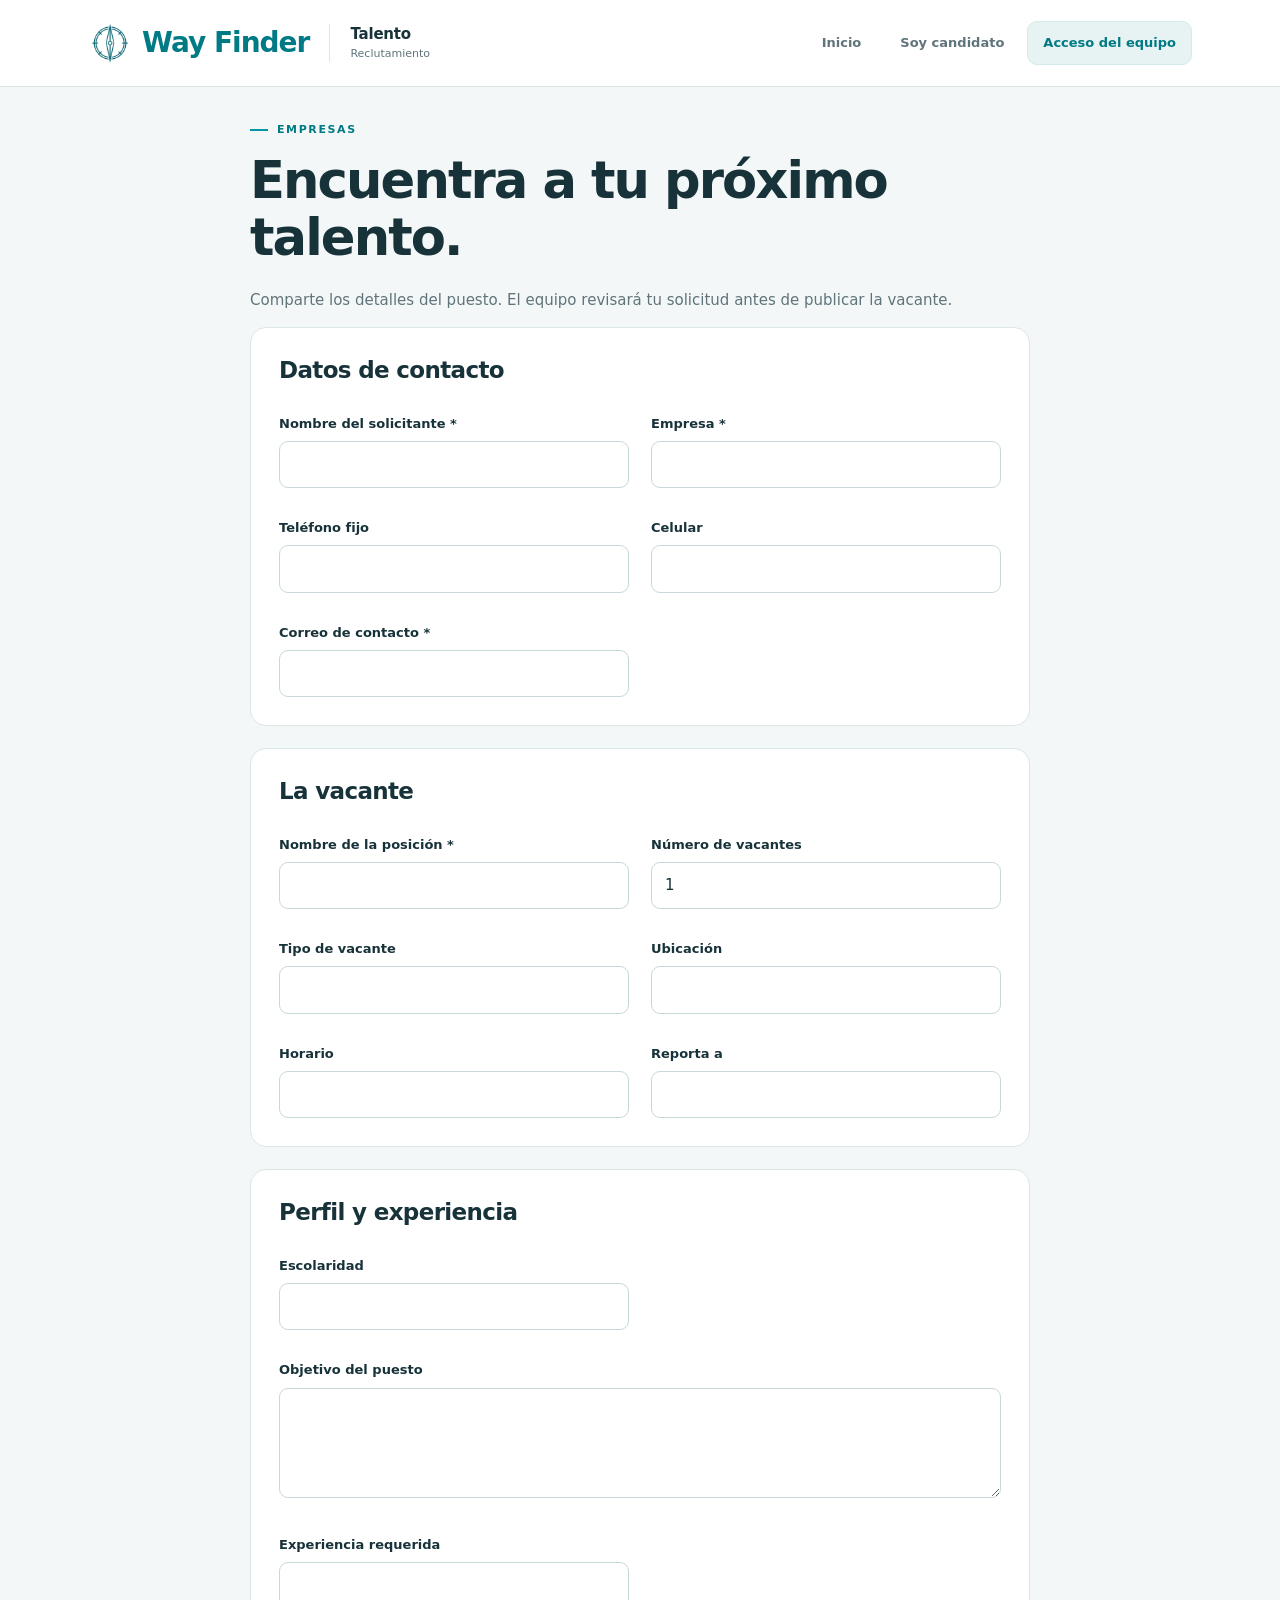
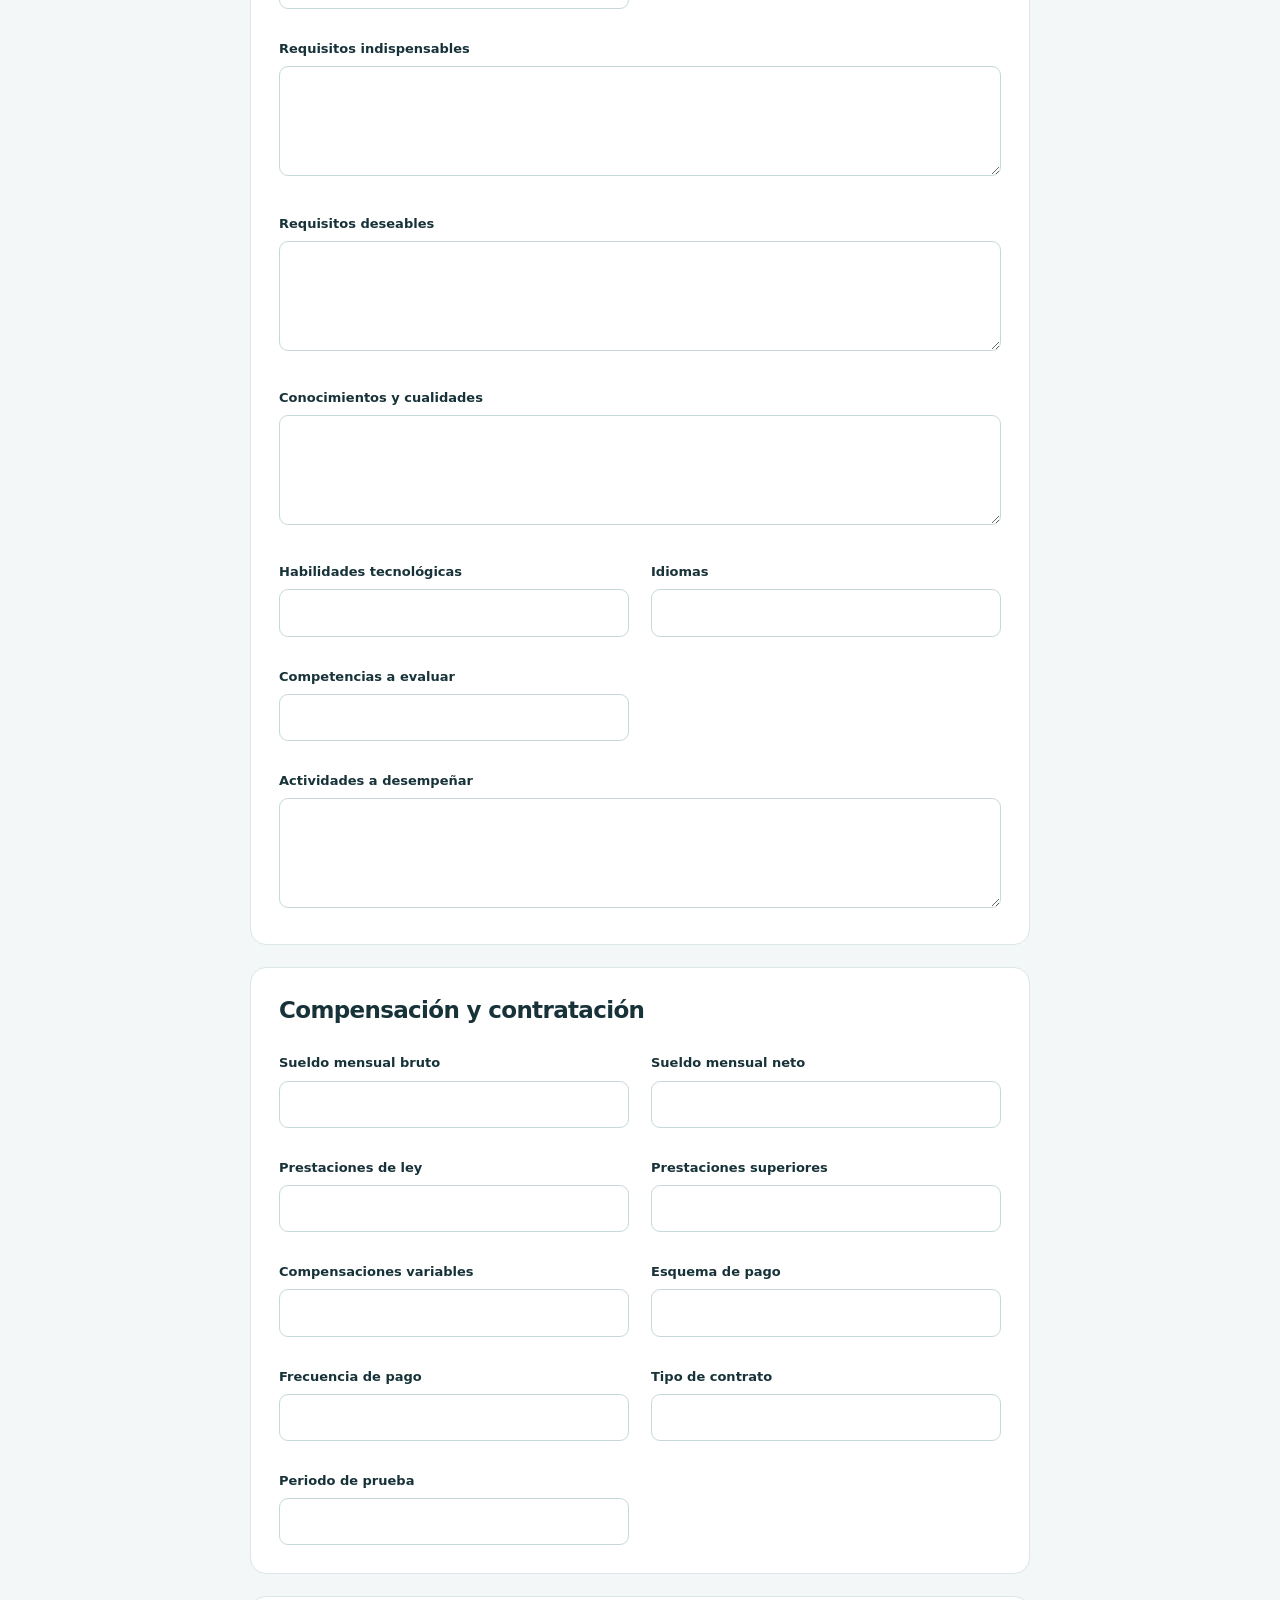
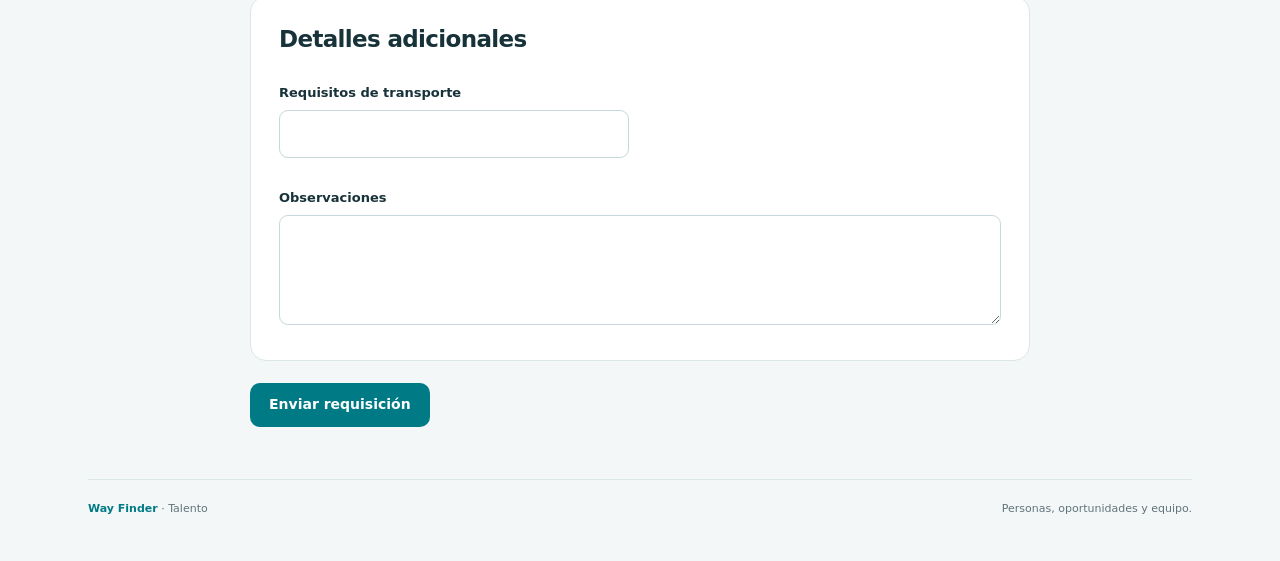
<file: cliente.html>
<!DOCTYPE html>
<html lang="es"><head><meta charset="UTF-8"><title>Way Finder · Talento</title><meta name="viewport" content="width=device-width,initial-scale=1"><link rel="icon" type="image/png" href="[data-uri]">
<style>
/* Way Finder: estilos comunes de la aplicación. */
:root{
--ink:#152f35;
--muted:#5c7478;
--teal:#007f83;
--line:#d8e5e4;
--paper:#fff;
--bg:#f3f7f6}
*{
box-sizing:border-box}
body{
margin:0;
background:var(--bg);
color:var(--ink);
font:15px/1.55 'Segoe UI',sans-serif}
button,input,select,textarea{
font:inherit}
button,a,input,select,textarea{
outline-offset:4px}
button,.button{
border:0;
border-radius:9px;
padding:11px 18px;
background:var(--teal);
color:white;
font-weight:600;
cursor:pointer;
text-decoration:none;
display:inline-block}
button:hover,.button:hover{
filter:brightness(.94)}
button:disabled{
opacity:.5;
cursor:wait}
.secondary{
background:#e5efed;
color:var(--ink)}
.ghost{
background:transparent;
color:var(--teal)}
header{
border-bottom:1px solid var(--line);
background:white;
padding:16px 5%;
display:flex;
align-items:center;
gap:24px;
justify-content:space-between}
.brand{
font-size:25px;
font-weight:800;
letter-spacing:-1px;
color:var(--teal)}
.brand small{
display:block;
font-size:10px;
letter-spacing:2px;
color:var(--muted)}
nav{
display:flex;
gap:5px;
flex-wrap:wrap}
nav button{
font-size:13px}
main{
max-width:1200px;
margin:35px auto;
padding:0 24px}
h1{
font-size:clamp(28px,4vw,46px);
line-height:1.15;
letter-spacing:-1px;
margin:12px 0 18px}
h2{
font-size:24px;
margin:0 0 16px}
h3{
margin:0 0 8px}
p{
color:var(--muted)}
.eyebrow{
font-size:12px;
font-weight:700;
letter-spacing:2px;
text-transform:uppercase;
color:var(--teal)}
.hero{
display:grid;
grid-template-columns:1.3fr 1fr;
gap:36px;
align-items:center;
padding:42px 0}
.hero p{
max-width:560px;
font-size:17px}
.card{
background:var(--paper);
border:1px solid var(--line);
border-radius:16px;
padding:26px;
margin-bottom:20px}
.grid{
display:grid;
grid-template-columns:repeat(2,minmax(0,1fr));
gap:20px}
.jobs{
display:grid;
grid-template-columns:repeat(3,minmax(0,1fr));
gap:16px}
.job{
padding:22px;
border:1px solid var(--line);
border-radius:12px;
background:white}
.job p{
white-space:pre-wrap}
.badge{
display:inline-block;
border-radius:20px;
padding:3px 10px;
background:#e0f3ee;
color:#146052;
font-size:12px;
font-weight:600}
.label,label{
display:block;
font-size:13px;
font-weight:600;
margin:12px 0 5px}
input,select,textarea{
width:100%;
padding:11px 12px;
border:1px solid #b9cfcc;
border-radius:8px;
background:white;
color:var(--ink)}
textarea{
min-height:110px;
resize:vertical}
input[type=checkbox]{
width:auto}
.full{
grid-column:1/-1}
.muted{
color:var(--muted);
font-size:13px}
.actions{
display:flex;
gap:10px;
align-items:center;
flex-wrap:wrap;
margin-top:18px}
.notice{
padding:14px 18px;
border:1px solid var(--line);
border-radius:10px;
background:#e5f4ef;
white-space:pre-wrap;
margin:16px 0}
.error{
background:#fff0ed;
color:#8c2d20;
border-color:#e6b7ae}
[hidden]{
display:none!important}
.narrow{
max-width:740px;
margin:auto}
.login{
max-width:440px;
margin:55px auto}
.toolbar{
display:flex;
gap:12px;
justify-content:space-between;
align-items:center;
flex-wrap:wrap}
.toolbar input{
max-width:350px}
.tabs{
display:flex;
gap:8px;
flex-wrap:wrap;
margin:24px 0}
.tablewrap{
overflow:auto}
table{
border-collapse:collapse;
width:100%;
font-size:13px}
th,td{
padding:13px 12px;
text-align:left;
border-bottom:1px solid var(--line);
vertical-align:top}
th{
color:var(--muted);
font-size:11px;
text-transform:uppercase;
letter-spacing:.6px}
td button{
padding:7px 12px;
font-size:12px}
.stats{
display:grid;
grid-template-columns:repeat(3,1fr);
gap:16px;
margin:22px 0}
.stat{
border:1px solid var(--line);
border-radius:12px;
background:white;
padding:20px}
.stat strong{
font-size:30px;
display:block}
.stat span{
color:var(--muted);
font-size:13px}
dialog{
border:1px solid var(--line);
border-radius:16px;
padding:26px;
width:min(850px,94vw);
max-height:90vh;
color:var(--ink)}
dialog::backdrop{
background:#152f3577}
dl{
display:grid;
grid-template-columns:1fr 2fr;
gap:0;
margin:16px 0}
dt,dd{
padding:8px 0;
border-bottom:1px solid var(--line);
margin:0;
white-space:pre-wrap;
overflow-wrap:anywhere}
dt{
font-size:12px;
color:var(--muted)}
dd{
padding-left:14px}
pre{
white-space:pre-wrap;
overflow-wrap:anywhere;
background:var(--bg);
padding:12px;
font-size:12px}
footer{
max-width:1200px;
margin:50px auto 20px;
padding:20px 24px;
border-top:1px solid var(--line);
font-size:12px;
color:var(--muted)}
.trap{
position:absolute;
left:-10000px}
.step{
border-left:3px solid var(--teal);
padding:0 0 0 18px;
margin:22px 0}
.step b{
display:block}
.step span{
color:var(--muted);
font-size:13px}
@media(max-width:760px){
header{
align-items:flex-start;
flex-direction:column;
gap:12px}
.hero,.grid,.jobs{
grid-template-columns:1fr}
.hero{
padding:15px 0;
gap:15px}
main{
padding:0 16px;
margin-top:24px}
.card{
padding:20px}
.stats{
gap:8px}
.stat{
padding:12px}
.stat strong{
font-size:25px}
h1{
font-size:34px}
dl{
grid-template-columns:1fr}
dd{
padding-left:0}
}

/* Identidad Way Finder. La aplicación cambia de nombre, la marca se conserva. */
:root{
 --wk-primary:#0096a3;--wk-action:#007a84;--wk-ink:#173239;--wk-background:#f3f7f7;
 --wk-muted:#60747b;--wk-border:#dbe6e7;--wk-surface:#fff;--wk-soft:#e7f3f3;
 --ink:var(--wk-ink);--muted:var(--wk-muted);--teal:var(--wk-action);--line:var(--wk-border);--paper:var(--wk-surface);--bg:var(--wk-background);
}
body{font-family:'Segoe UI',system-ui,-apple-system,sans-serif;-webkit-font-smoothing:antialiased}
button,.button{display:inline-flex;align-items:center;justify-content:center;gap:8px;min-height:44px;border:1px solid transparent;border-radius:10px;padding:10px 18px;font-size:14px;font-weight:650;line-height:1.4;transition:background .16s,box-shadow .16s}
button:hover,.button:hover{box-shadow:0 3px 12px #17323915;filter:brightness(.95)}
button:disabled{box-shadow:none}
.secondary{background:var(--wk-soft);color:var(--wk-action);border-color:#d4e9e9}
.ghost{color:var(--wk-muted);background:transparent}
.ghost:hover{color:var(--wk-action);background:var(--wk-soft);box-shadow:none}
button:focus-visible,a:focus-visible,input:focus-visible,select:focus-visible,textarea:focus-visible{outline:3px solid var(--wk-primary);outline-offset:4px}
header{padding:21px max(28px,calc((100vw - 1104px)/2));gap:24px}
.brand-lockup{display:flex;align-items:center;gap:20px;flex-shrink:0}
.brand{display:flex;align-items:baseline;gap:3px;color:var(--wk-action);font-size:28px;line-height:1.1;font-weight:800;letter-spacing:-1.35px}
.brand-mark{display:inline-block;width:6px;height:6px;border-radius:50%;background:var(--wk-primary)}
.brand-module{display:flex;flex-direction:column;border-left:1px solid var(--wk-border);padding-left:20px;line-height:1.35}
.brand-module strong{font-size:15px;letter-spacing:-.2px;font-weight:700}
.brand-module span{margin-top:2px;font-size:11px;color:var(--wk-muted)}
nav{gap:7px;align-items:center}nav button{font-size:13px;padding-inline:15px}
main{max-width:1160px;margin:34px auto;padding:0 28px}
h1{font-size:clamp(34px,4vw,52px);line-height:1.12;letter-spacing:-1.9px;font-weight:730;margin:14px 0 22px}
h2{font-size:23px;line-height:1.3;letter-spacing:-.65px;font-weight:700}
h3{font-size:18px;line-height:1.4;letter-spacing:-.35px}
.eyebrow{display:flex;align-items:center;gap:9px;font-size:11px;font-weight:750;letter-spacing:1.6px}
.eyebrow::before{content:'';width:18px;height:2px;background:var(--wk-primary);flex-shrink:0}
.hero{grid-template-columns:1.2fr 1fr;gap:64px;padding:42px 0 50px}
.hero>div>p{max-width:480px;font-size:17px;line-height:1.75}
.card{border-radius:16px;padding:28px;margin-bottom:22px}
.hero .card{position:relative;padding:30px 32px 18px;margin:0;box-shadow:0 14px 40px #17323908;overflow:hidden}
.hero .card::before{position:absolute;content:'';width:64px;height:3px;top:0;left:32px;background:var(--wk-primary)}
.grid{gap:18px 22px}.jobs{gap:18px}.job{border-radius:16px;padding:24px}
.badge{display:inline-flex;align-items:center;gap:6px;background:var(--wk-soft);color:var(--wk-action);padding:5px 11px;border-radius:6px;font-size:11px;font-weight:650}
label,.label{margin:12px 0 7px;font-size:13px;font-weight:650}
input,select,textarea{border-color:#c7d8da;border-radius:9px;padding:11px 13px}
input::placeholder,textarea::placeholder{color:#7b8f95}
input:focus,select:focus,textarea:focus{border-color:var(--wk-action)}
input[readonly]{background:var(--wk-background)}
input[type=checkbox]{accent-color:var(--wk-action)}
input[type=file]{background:var(--wk-background);border-style:dashed;font-size:13px}
.actions{margin-top:23px}
.notice{background:var(--wk-soft);color:var(--wk-ink);border-color:#cbe4e3;padding:15px 18px;margin:18px 0}
.error{background:#fff1ee;color:#993d30;border-color:#ebc5be}
.narrow{max-width:780px}
.login{max-width:460px;margin:60px auto;padding:32px;box-shadow:0 14px 40px #17323906}
.login h1{letter-spacing:-.9px}
summary{cursor:pointer;color:var(--wk-action);font-size:13px;font-weight:600}
.toolbar{gap:16px}.toolbar h2{margin-bottom:8px}.toolbar input{max-width:340px}
.tabs{align-items:center;gap:7px;margin:26px 0 20px}.tabs button{font-size:13px}
th,td{padding:15px 13px}th{background:var(--wk-background);font-size:10px;font-weight:700;letter-spacing:.9px}
td button{min-height:34px}
.stats{gap:18px;margin:28px 0}.stat{border-radius:16px;padding:23px}
.stat strong{color:var(--wk-action);font-size:34px;line-height:1.3;letter-spacing:-1px;font-weight:700}
.stat span{display:block;margin-top:6px;font-size:12px}
dialog{padding:28px;box-shadow:0 25px 90px #17323920}
dialog::backdrop{background:#17323980}
footer{max-width:1104px;margin:52px auto 24px;padding:20px 0;display:flex;justify-content:space-between;align-items:center;gap:16px;font-size:11px}
footer strong{color:var(--wk-action);font-weight:700}
.step{border-left:0;border-bottom:1px solid var(--wk-border);padding:0 0 19px;margin:20px 0}
.step:last-child{border-bottom:0;margin-bottom:0}.step b{font-size:14px;font-weight:650}.step span{display:block;margin-top:5px;font-size:12px}
@media(max-width:760px){
 header{padding:22px;gap:20px}nav{width:100%;gap:4px}nav button{flex:1;padding-inline:10px;font-size:12px}
 main{margin:26px auto;padding:0 20px}.hero{grid-template-columns:1fr;gap:30px;padding:12px 0 34px}
 h1{font-size:37px;letter-spacing:-1.3px}.hero>div>p{font-size:16px}.card{padding:22px}.hero .card{padding:26px 24px 12px}
 .stats{gap:9px}.stat{padding:15px 12px;border-radius:12px}.stat strong{font-size:27px}.stat span{font-size:11px}
 .login{margin:32px auto;padding:26px}footer{margin:36px 20px 20px;align-items:flex-start;flex-direction:column;gap:5px}
}
@media(prefers-reduced-motion:reduce){*{transition:none!important;scroll-behavior:auto!important}}


.psico-stats{grid-template-columns:repeat(4,1fr)}.psico-tools p{margin:0}.psico-tools select{width:auto;min-width:150px}.psico-tools .actions{margin-top:0}.psico-note{margin:22px 0 0}.psico-meta{display:grid;grid-template-columns:1fr 1fr;gap:0 24px;margin-top:22px}.psico-meta p{overflow-wrap:anywhere;font-size:13px}.psico-meta span{display:block;color:var(--wk-muted);font-size:11px;margin-bottom:5px}.psico-meta b{font-weight:600}.psico-series{display:grid;grid-template-columns:140px 1fr 65px 120px;align-items:center;gap:12px;padding:12px 0;border-bottom:1px solid var(--wk-border);font-size:12px}.psico-series small{font-size:10px;color:var(--wk-muted)}.psico-bar{height:8px;background:var(--wk-soft);border-radius:6px;overflow:hidden}.psico-bar>div{height:100%;background:var(--wk-primary);border-radius:6px}.psico-answer{padding:12px;background:var(--wk-background);border-radius:9px;font-size:12px;margin-top:12px;overflow-wrap:anywhere}.psico-answer p{margin:5px 0 0}.psico-module details{margin:24px 0}.tabs{flex-wrap:wrap}#modal{width:min(960px,94vw)}
@media(max-width:760px){.psico-stats{grid-template-columns:1fr 1fr}.psico-tools{align-items:stretch}.psico-tools .actions{width:100%}.psico-tools select{flex:1}.psico-series{grid-template-columns:1fr 65px;gap:6px 12px}.psico-series .psico-bar{grid-column:1;grid-row:2}.psico-series small{grid-column:2;grid-row:2}.psico-series>span{text-align:right}}

:root{--wk-primary: #0096A3;--wk-action: #007A84;--wk-ink: #173239;--wk-background: #F3F7F7;}

.brand-logo{width:44px;height:44px;object-fit:contain;flex-shrink:0}.brand:has(.brand-logo){align-items:center;gap:10px;letter-spacing:-1px}
.management-filters{display:flex;flex-wrap:wrap;align-items:end;gap:12px;margin-top:18px}.management-filters>div{flex:1 1 145px;min-width:130px}.management-filters label{font-size:12px;margin:0 0 5px}.management-filters input,.management-filters select{margin:0;min-height:44px}.management-help{font-size:12px;margin:14px 0}.pagination{border-top:1px solid var(--line);margin-top:16px;padding-top:16px;display:flex;align-items:center;justify-content:space-between;gap:16px;flex-wrap:wrap}.pagination p{font-size:12px;margin:0}.pagination .actions{margin:0;align-items:center}.pagination select{width:80px;margin:0}.pagination label{margin:0;font-size:12px}
@media(max-width:760px){.brand-logo{width:36px;height:36px}.brand:has(.brand-logo){font-size:24px}.management-filters>div{flex-basis:44%}.pagination .actions{width:100%;flex-wrap:wrap}.pagination button{flex:1}}

</style></head><body>
<header><div class="brand-lockup"><div class="brand"><img class="brand-logo" src="[data-uri]" alt="" width="44" height="44"><span>Way Finder</span></div><div class="brand-module"><strong>Talento</strong><span>Reclutamiento</span></div></div><nav aria-label="Navegación principal"><button class="ghost" data-route="inicio">Inicio</button><button class="ghost" data-route="candidatos">Soy candidato</button><button class="secondary" data-route="admin">Acceso del equipo</button></nav></header>
<main><div id="message" role="status" aria-live="polite" hidden></div><div id="screen"></div></main>
<dialog id="modal"><div class="toolbar"><h2 id="modalTitle"></h2><button class="secondary" id="closeModal" aria-label="Cerrar detalle">Cerrar</button></div><div id="modalBody"></div><div id="modalMessage" role="status" hidden></div></dialog>
<footer><span><strong>Way Finder</strong> · Talento</span><span>Personas, oportunidades y equipo.</span></footer>
<script>
'use strict';
const initialView = 'cliente';
const $ = id => document.getElementById(id);
const esc = value => String(value ?? '').replace(/[&<>"']/g,c=>({'&':'&amp;','<':'&lt;','>':'&gt;','"':'&quot;',"'":'&#39;'}[c]));
let token=sessionStorage.getItem('hitalent_session')||'',profile=null,panel=null,view=initialView,tab='candidatos',users=[],logs=[],jobs=[],filter='',submissionId=crypto.randomUUID();
const candStates=['Pendiente','En revisión','Entrevista','En proceso','Contratado','Descartado'];
const reqStates=['Activa','Pausada','Cerrada'];
const labels={nombreSolicitante:'Nombre del solicitante',empresaCliente:'Empresa',telefonoContacto:'Teléfono fijo',celularContacto:'Celular',emailContacto:'Correo de contacto',nombrePosicion:'Nombre de la posición',numeroVacantes:'Número de vacantes',tipoVacante:'Tipo de vacante',ubicacion:'Ubicación',horarioLaboral:'Horario',reportaA:'Reporta a',edadMinMax:'Edad sugerida',estadoCivil:'Estado civil',genero:'Género',escolaridad:'Escolaridad',objetivoPuesto:'Objetivo del puesto',experienciaRequerida:'Experiencia requerida',requisitosIndispensables:'Requisitos indispensables',requisitosDeseables:'Requisitos deseables',conocimientosCualidades:'Conocimientos y cualidades',habilidadesTecnologicas:'Habilidades tecnológicas',idiomas:'Idiomas',competenciasEvaluar:'Competencias a evaluar',actividadesDesempenar:'Actividades a desempeñar',sueldoBruto:'Sueldo mensual bruto',sueldoNeto:'Sueldo mensual neto',prestacionesLey:'Prestaciones de ley',prestacionesSuperiores:'Prestaciones superiores',compensacionesVariables:'Compensaciones variables',esquemaPago:'Esquema de pago',frecuenciaPago:'Frecuencia de pago',tipoContrato:'Tipo de contrato',periodoPrueba:'Periodo de prueba',requisitosAutoTransporte:'Requisitos de transporte',observacionesExtras:'Observaciones'};
function notice(text,error=false,target='message'){const el=$(target);el.textContent=text;el.className='notice'+(error?' error':'');el.hidden=!text;}
const API_URL='https://script.google.com/macros/s/AKfycbwxMBgBHl1hzU6tCfKWdOVpvUYFdgeqo6Sm1vyvuqQIQPsPiCxRO5EpH_2NaZDyJLVg/exec';
async function rpc(action,data={}){
  let response;
  if(window.google?.script?.run){response=await new Promise((resolve,reject)=>google.script.run.withSuccessHandler(resolve).withFailureHandler(()=>reject(new Error('No se pudo conectar. Intenta de nuevo.'))).api(action,data,token));}
  else{
    const controller=new AbortController(),timer=setTimeout(()=>controller.abort(),60000);
    try{const result=await fetch(API_URL,{method:'POST',headers:{'Content-Type':'text/plain;charset=utf-8'},credentials:'omit',redirect:'follow',body:JSON.stringify({action,data,token}),signal:controller.signal});if(!result.ok)throw new Error();response=await result.json();}
    catch(e){throw new Error('No se pudo conectar. Intenta de nuevo; tus datos se conservan.');}finally{clearTimeout(timer);}
  }
  if(!response?.success)throw new Error(response?.error||'No se pudo completar la operación.');return response.data;
}
async function busy(button,fn,target='message'){const text=button.textContent;button.disabled=true;button.textContent='Procesando…';try{await fn();}catch(e){notice(e.message,true,target);}finally{button.disabled=false;button.textContent=text;}}
function options(values,selected){return values.map(v=>`<option value="${esc(v)}" ${v===selected?'selected':''}>${esc(v)}</option>`).join('');}
function date(v){return v?new Date(v).toLocaleString('es-MX',{dateStyle:'medium',timeStyle:'short'}):'—';}
Object.assign(labels,{idPostulacion:'Folio del candidato',idRequisicion:'Folio de la requisición',fecha:'Fecha de registro',nombreCandidato:'Nombre',telefono:'Teléfono',correo:'Correo',estatusProceso:'Estatus del proceso',notasReclutador:'Notas del equipo',puestoDeseado:'Puesto de interés',nivelEstudios:'Nivel de estudios',consentimientoEn:'Autorización del candidato',actualizadoEn:'Última actualización',actualizadoPor:'Actualizado por',estatus:'Estatus',nombre:'Nombre',rol:'Rol',activo:'Registro activo',nombreRequisicion:'Vacante vinculada'});
function details(obj){return '<dl>'+Object.entries(obj).filter(([k,v])=>v!==''&&v!=null&&!['cvFileId','linkCV','solicitudId','version'].includes(k)).map(([k,v])=>`<dt>${esc(labels[k]||k)}</dt><dd>${esc(typeof v==='boolean'?(v?'Sí':'No'):['fecha','consentimientoEn','actualizadoEn'].includes(k)?date(v):v)}</dd>`).join('')+'</dl>';}
function openModal(title,html){$('modalTitle').textContent=title;$('modalBody').innerHTML=html;notice('',false,'modalMessage');$('modal').showModal();}
$('closeModal').onclick=()=>$('modal').close();
document.querySelectorAll('[data-route]').forEach(b=>b.onclick=()=>route(b.dataset.route));
document.addEventListener('click',e=>{const b=e.target.closest('[data-go]');if(b)route(b.dataset.go);});
async function route(next){
  if($('modal').open)$('modal').close();
  view=next;notice('');filter='';submissionId=crypto.randomUUID();
  if(next==='inicio'){home();return;}
  if(next==='candidatos'){candidateForm();return;}
  if(next==='cliente'){clientForm();return;}
  if(!token){login();return;}
  if(profile?.cambiarPassword){passwordForm(true);return;}
  $('screen').innerHTML='<div class="card" role="status">Cargando tu espacio…</div>';
  try{if(!profile){profile=(await rpc('miSesion')).perfil;}if(profile.cambiarPassword){passwordForm(true);return;}panel=await rpc('panelResumen');profile=panel.perfil;renderPanel();}catch(e){if(e.message==='Cambia tu contraseña para continuar.'){profile=profile||{correo:'',usuario:''};passwordForm(true);}else{notice(e.message,true);login();}}
}
async function home(){
  $('screen').innerHTML=`<section class="hero"><div><div class="eyebrow">Tu siguiente oportunidad</div><h1>El talento conecta.<br>El futuro comienza.</h1><p>Comparte tu experiencia, explora vacantes y da el siguiente paso con nuestro equipo de reclutamiento.</p><div class="actions"><button data-go="candidatos">Registrar mi perfil ↗</button></div></div><aside class="card"><div class="eyebrow">Así de sencillo</div><div class="step"><b>01 · Cuéntanos de ti</b><span>Tu experiencia y el puesto que buscas.</span></div><div class="step"><b>02 · Comparte tu CV</b><span>Adjúntalo si lo tienes a la mano.</span></div><div class="step"><b>03 · Conectamos contigo</b><span>El equipo revisa tu perfil y da seguimiento.</span></div></aside></section><section><div class="toolbar"><h2>Oportunidades abiertas</h2><span class="badge">Vacantes activas</span></div><div id="jobs" class="jobs"><p>Cargando oportunidades…</p></div></section>`;
  try{jobs=await rpc('vacantes');if(view!=='inicio')return;$('jobs').innerHTML=jobs.length?jobs.map(j=>`<article class="job"><span class="badge">${esc(j.ubicacion||'Ubicación por confirmar')}</span><h3 style="margin-top:15px">${esc(j.nombrePosicion)}</h3><p>${esc(j.objetivoPuesto||j.experienciaRequerida||'Consulta los detalles con nuestro equipo.')}</p><button class="secondary" data-job="${esc(j.idRequisicion)}">Ver y postularme</button></article>`).join(''):'<div class="card full"><h3>Tu talento tiene lugar aquí</h3><p>Aún no hay vacantes publicadas. Puedes registrar tu perfil para futuras oportunidades.</p><button data-go="candidatos">Enviar mi perfil</button></div>';
  document.querySelectorAll('[data-job]').forEach(b=>b.onclick=()=>candidateForm(b.dataset.job));
  }catch(e){if(view==='inicio')$('jobs').textContent=e.message;}
}
function field(name,label,type='text',required=false){return `<div><label for="${name}">${esc(label)}${required?' *':''}</label><input id="${name}" name="${name}" type="${type}" ${required?'required':''} maxlength="${type==='email'?180:200}" ${type==='number'?'min="1" max="1000" value="1"':''}></div>`;}
function trap(){return '<div class="trap" aria-hidden="true"><label>Website<input name="website" tabindex="-1" autocomplete="off"></label></div>';}
async function candidateForm(jobId=''){
  view='candidatos';submissionId=crypto.randomUUID();
  $('screen').innerHTML=`<div class="narrow"><div class="eyebrow">Candidatos</div><h1>Hablemos de tu talento.</h1><p>Completa tu perfil. El CV es opcional; puedes registrarte aunque todavía no lo tengas.</p><form id="candidate" class="card">${trap()}<div class="grid">${field('nombreCandidato','Nombre completo','text',true)}${field('telefono','Teléfono celular','tel',true)}${field('correo','Correo electrónico','email',true)}${field('puestoDeseado','Puesto o área de interés','text',true)}<div><label for="nivelEstudios">Nivel de estudios *</label><select name="nivelEstudios" id="nivelEstudios" required><option value="">Selecciona</option>${options(['Secundaria','Preparatoria','Carrera técnica','Universidad trunca','Universidad terminada','Posgrado','Otro'])}</select></div><div><label for="idRequisicion">Vacante</label><select id="idRequisicion" name="idRequisicion"><option value="ESPONTANEO">Registro para futuras oportunidades</option></select></div><div id="jobDetail" class="full" hidden></div><div class="full"><label for="cv">Currículum (opcional)</label><input id="cv" type="file" accept=".pdf,.doc,.docx"><p class="muted">PDF o Word · Hasta 5 MB · Se guarda de forma privada.</p></div></div><div class="notice"><b>Uso de tu información</b><p class="muted">Way Finder utilizará tus datos de contacto, experiencia y CV para revisar tu perfil y contactarte por oportunidades laborales. Tendrán acceso el equipo autorizado de reclutamiento y su administrador. Para solicitar corrección o eliminación, contacta al equipo de Way Finder que te compartió este portal.</p><label><input type="checkbox" name="consentimiento" required> Autorizo el uso de mi información para estos fines. *</label></div><button type="submit">Enviar mi perfil</button></form></div>`;
  $('candidate').onsubmit=e=>{e.preventDefault();busy(e.submitter,async()=>{
    const form=e.target,d=Object.fromEntries(new FormData(form));d.consentimiento=true;d.solicitudId=submissionId;
    const f=$('cv').files[0];if(f){if(f.size>5*1024*1024)throw new Error('El CV debe pesar hasta 5 MB.');if(!/\.(pdf|doc|docx)$/i.test(f.name))throw new Error('Selecciona PDF o Word.');const base64=await new Promise((resolve,reject)=>{const r=new FileReader();r.onload=()=>resolve(r.result.split(',')[1]);r.onerror=()=>reject(new Error('No se pudo leer el archivo.'));r.readAsDataURL(f);});d.cv={nombre:f.name,base64};}
    const result=await rpc('postular',d);$('screen').innerHTML=`<div class="card narrow"><span class="badge">Perfil recibido</span><h1>Ya estás en nuestra bolsa.</h1><p>Tu registro se guardó correctamente. El equipo se pondrá en contacto contigo si hay una oportunidad para tu perfil.</p><p class="muted">Folio: ${esc(result.id)}</p><button data-go="inicio">Volver al inicio</button></div>`;notice('');
  });};
  try{jobs=await rpc('vacantes');if(view!=='candidatos'||!$('idRequisicion'))return;$('idRequisicion').innerHTML='<option value="ESPONTANEO">Registro para futuras oportunidades</option>'+jobs.map(j=>`<option value="${esc(j.idRequisicion)}">${esc(j.nombrePosicion)} · ${esc(j.ubicacion)}</option>`).join('');if(jobs.some(j=>j.idRequisicion===jobId))$('idRequisicion').value=jobId;
  const show=()=>{const j=jobs.find(j=>j.idRequisicion===$('idRequisicion').value);$('jobDetail').hidden=!j;if(j){$('jobDetail').innerHTML=details({nombrePosicion:j.nombrePosicion,ubicacion:j.ubicacion,objetivoPuesto:j.objetivoPuesto,experienciaRequerida:j.experienciaRequerida,requisitosIndispensables:j.requisitosIndispensables});if(!$('puestoDeseado').value)$('puestoDeseado').value=j.nombrePosicion;}};$('idRequisicion').onchange=show;show();}catch(e){notice(e.message,true);}
}
function clientForm(){
  const groups=[['Datos de contacto',['nombreSolicitante','empresaCliente','telefonoContacto','celularContacto','emailContacto']],['La vacante',['nombrePosicion','numeroVacantes','tipoVacante','ubicacion','horarioLaboral','reportaA']],['Perfil y experiencia',['escolaridad','objetivoPuesto','experienciaRequerida','requisitosIndispensables','requisitosDeseables','conocimientosCualidades','habilidadesTecnologicas','idiomas','competenciasEvaluar','actividadesDesempenar']],['Compensación y contratación',['sueldoBruto','sueldoNeto','prestacionesLey','prestacionesSuperiores','compensacionesVariables','esquemaPago','frecuenciaPago','tipoContrato','periodoPrueba']],['Detalles adicionales',['requisitosAutoTransporte','observacionesExtras']]];
  const long=['objetivoPuesto','requisitosIndispensables','requisitosDeseables','conocimientosCualidades','actividadesDesempenar','observacionesExtras'];
  $('screen').innerHTML=`<div class="narrow"><div class="eyebrow">Empresas</div><h1>Encuentra a tu próximo talento.</h1><p>Comparte los detalles del puesto. El equipo revisará tu solicitud antes de publicar la vacante.</p><form id="client">${trap()}${groups.map(([title,fields])=>`<section class="card"><h2>${title}</h2><div class="grid">${fields.map(k=>long.includes(k)?`<div class="full"><label for="${k}">${labels[k]}</label><textarea name="${k}" id="${k}" maxlength="5000"></textarea></div>`:field(k,labels[k],k==='emailContacto'?'email':k==='numeroVacantes'?'number':'text',['nombreSolicitante','empresaCliente','emailContacto','nombrePosicion'].includes(k))).join('')}</div></section>`).join('')}<button type="submit">Enviar requisición</button></form></div>`;
  $('client').onsubmit=e=>{e.preventDefault();busy(e.submitter,async()=>{const d=Object.fromEntries(new FormData(e.target));d.solicitudId=submissionId;const r=await rpc('requisicion',d);$('screen').innerHTML=`<div class="card narrow"><span class="badge">Solicitud recibida</span><h1>Estamos en contacto.</h1><p>El equipo revisará la requisición antes de publicarla.</p><p class="muted">Folio: ${esc(r.id)}</p><button data-go="inicio">Volver al inicio</button></div>`;});};
}
async function acceptSession(result){token=result.token;profile=result.perfil;sessionStorage.setItem('hitalent_session',token);notice('');if(profile.cambiarPassword)passwordForm(true);else await route('admin');}
function login(){
  $('screen').innerHTML=`<div class="card login"><div class="eyebrow">Espacio del equipo</div><h1 style="font-size:30px">Bienvenido de nuevo.</h1><p>Ingresa con el usuario y la contraseña de tu cuenta.</p><form id="passwordLogin"><label for="loginUser">Usuario o correo</label><input id="loginUser" autocomplete="username" required maxlength="180"><label for="loginPassword">Contraseña</label><input id="loginPassword" type="password" autocomplete="current-password" required maxlength="64"><div class="actions"><button type="submit">Entrar al panel</button></div></form><details style="margin-top:22px"><summary>Configurar o recuperar acceso del propietario</summary><p class="muted">Solo el propietario puede verificar su correo para establecer una contraseña. Los colaboradores deben pedir el acceso al superadmin.</p><form id="request">${field('loginEmail','Correo del propietario','email',true)}<div class="actions"><button type="submit" class="secondary">Solicitar código</button></div></form><form id="verify" hidden><label for="code">Código de 6 dígitos</label><input id="code" inputmode="numeric" autocomplete="one-time-code" pattern="[0-9]{6}" maxlength="6" required><p class="muted">Revisa tu correo. El código caduca en 10 minutos.</p><button type="submit">Verificar y configurar contraseña</button></form></details></div>`;
  $('passwordLogin').onsubmit=e=>{e.preventDefault();busy(e.submitter,async()=>{const r=await rpc('iniciarSesion',{usuario:$('loginUser').value,password:$('loginPassword').value});await acceptSession(r);});};
  $('request').onsubmit=e=>{e.preventDefault();busy(e.submitter,async()=>{const r=await rpc('solicitarCodigo',{correo:$('loginEmail').value});$('verify').hidden=false;notice(r.message);$('code').focus();});};
  $('verify').onsubmit=e=>{e.preventDefault();busy(e.submitter,async()=>{await acceptSession(await rpc('verificarCodigo',{correo:$('loginEmail').value,codigo:$('code').value}));});};
}
function passwordForm(required=false){
  $('screen').innerHTML=`<div class="card login"><div class="eyebrow">Tu cuenta</div><h1 style="font-size:30px">${required?'Define tu contraseña personal.':'Cambiar contraseña'}</h1><p>Usuario: <b>${esc(profile.usuario||profile.correo)}</b></p><p class="muted">De 12 a 64 caracteres. No compartas tu contraseña.</p><form id="changePassword">${required?'':'<label for="currentPassword">Contraseña actual</label><input id="currentPassword" type="password" autocomplete="current-password" required maxlength="64">'}<label for="newPassword">Nueva contraseña</label><input id="newPassword" type="password" autocomplete="new-password" required minlength="12" maxlength="64"><label for="confirmPassword">Confirmar contraseña</label><input id="confirmPassword" type="password" autocomplete="new-password" required minlength="12" maxlength="64"><div class="actions"><button type="submit">Guardar contraseña</button>${required?'':'<button type="button" id="cancelPassword" class="secondary">Cancelar</button>'}</div></form></div>`;
  if($('cancelPassword'))$('cancelPassword').onclick=()=>route('admin');
  $('changePassword').onsubmit=e=>{e.preventDefault();busy(e.submitter,async()=>{if($('newPassword').value!==$('confirmPassword').value)throw new Error('Las contraseñas no coinciden.');await acceptSession(await rpc('cambiarPassword',{actual:$('currentPassword')?.value||'',password:$('newPassword').value}));notice('Contraseña actualizada.');});};
}
// Filtros por vista. El servidor envía solo la página solicitada.
const managementViews={};let managementRequest=0,searchTimer;
function viewState(){return managementViews[tab]||(managementViews[tab]={pagina:1,limite:25,buscar:'',actividad:['usuarios','bitacora','psicometricos'].includes(tab)?'todos':'activos',estatus:'',rol:'',tipoEntidad:'',desde:'',hasta:'',orden:'fecha_desc'});}
function renderPanel(){
 const s=panel.resumen;
 $('screen').innerHTML=`<div class="toolbar"><div><div class="eyebrow">${profile.rol==='superadmin'?'Superadmin':profile.rol==='admin'?'Administración':'Reclutamiento'}</div><h1 style="font-size:34px;margin-bottom:4px">Tu espacio de trabajo.</h1><p>${esc(profile.nombre)} · ${esc(profile.correo)}</p></div><div class="actions"><button id="refresh" class="secondary">Actualizar</button><button id="logout" class="ghost">Cerrar sesión</button></div></div><div class="stats"><div class="stat"><strong>${s.candidatos}</strong><span>Candidatos activos · ${s.inactivos} inactivos</span></div><div class="stat"><strong>${s.vacantes}</strong><span>Vacantes publicadas</span></div><div class="stat"><strong>${s.pendientes}</strong><span>Por revisar · activos</span></div></div><div class="tabs"><button data-tab="candidatos">Candidatos</button><button data-tab="requisiciones">Requisiciones</button><button data-tab="psicometricos">Psicométricos</button>${profile.rol==='superadmin'?'<button data-tab="usuarios">Equipo y accesos</button><button data-tab="bitacora">Bitácora</button>':''}${['admin','superadmin'].includes(profile.rol)?'<button id="checklistLink" class="secondary">Compartir checklist</button>':''}<button data-tab="perfil">Mi perfil</button></div><section class="card"><div class="toolbar"><h2 id="tableTitle"></h2><input id="search" type="search" maxlength="200" placeholder="Buscar nombre, correo, folio…" aria-label="Buscar en esta vista"></div><div id="filters"></div><div id="table" class="tablewrap"></div><div id="pagination"></div></section>`;
 if($('checklistLink'))$('checklistLink').onclick=e=>busy(e.target,async()=>{const r=await rpc('enlaceChecklist');openModal('Enlace para la empresa',`<p>Copia este enlace y envíalo a la empresa para completar el checklist.</p><label for="shareUrl">Enlace del checklist</label><input id="shareUrl" readonly value="${esc(r.url)}"><div class="actions"><button id="copyChecklist">Copiar enlace</button></div>`);$('copyChecklist').onclick=async()=>{try{await navigator.clipboard.writeText(r.url);notice('Enlace copiado.',false,'modalMessage');}catch(e){$('shareUrl').select();notice('Selecciona y copia el enlace.',false,'modalMessage');}};});
 $('refresh').onclick=e=>busy(e.target,async()=>{panel=await rpc('panelResumen');profile=panel.perfil;renderPanel();});
 $('logout').onclick=e=>busy(e.target,async()=>{await rpc('salir');token='';profile=null;panel=null;users=[];logs=[];managementRequest++;sessionStorage.removeItem('hitalent_session');login();});
 document.querySelectorAll('[data-tab]').forEach(b=>b.onclick=()=>switchTab(b.dataset.tab));
 $('search').oninput=e=>{const state=viewState();state.buscar=e.target.value;state.pagina=1;filter=state.buscar.toLowerCase();clearTimeout(searchTimer);managementRequest++;searchTimer=setTimeout(()=>renderTable(),300);};
 switchTab(tab);
}
function managementFilters(){
 const s=viewState(),choices=tab==='candidatos'?candStates:tab==='requisiciones'?reqStates:tab==='psicometricos'?['Vigente','Completada','Vencida','Sin vigencia']:[];
 const select=(key,label,entries)=>`<div><label for="filter-${key}">${label}</label><select id="filter-${key}" data-filter="${key}">${entries.map(([v,n])=>`<option value="${esc(v)}" ${s[key]===v?'selected':''}>${esc(n)}</option>`).join('')}</select></div>`;
 $('filters').innerHTML=`<div class="management-filters">${['candidatos','requisiciones','usuarios'].includes(tab)?select('actividad',tab==='usuarios'?'Acceso':'Actividad',[['activos','Activos'],['inactivos',tab==='usuarios'?'Suspendidos':'Inactivos'],['todos','Todos']]):''}${choices.length?select('estatus',tab==='psicometricos'?'Vigencia':'Estatus',[['','Todos los estatus'],...choices.map(v=>[v,v])]):''}${tab==='usuarios'?select('rol','Rol',[['','Todos los roles'],...['reclutador','admin','superadmin'].map(v=>[v,v])]):''}${tab==='bitacora'?select('tipoEntidad','Registro',[['','Todos'],...['Candidatos','Requisiciones','Usuarios','Psicométricos','Sistema'].map(v=>[v,v])]):''}${['desde','hasta'].map(k=>`<div><label for="filter-${k}">${k==='desde'?'Desde':'Hasta'} (registro)</label><input id="filter-${k}" data-filter="${k}" type="date" value="${esc(s[k])}"></div>`).join('')}${select('orden','Orden',[['fecha_desc','Más recientes'],['fecha_asc','Más antiguos'],['nombre_asc',tab==='bitacora'?'Actor A–Z':'Nombre A–Z'],['nombre_desc',tab==='bitacora'?'Actor Z–A':'Nombre Z–A'],...(['candidatos','requisiciones'].includes(tab)?[['actualizado_desc','Última actualización']]:[])])}<div><button id="clearFilters" class="ghost" type="button">Limpiar filtros</button></div></div><p class="muted management-help">${['candidatos','requisiciones'].includes(tab)?'Los inactivos conservan su expediente y bitácora. Puedes reactivarlos desde el detalle.':tab==='bitacora'?'Historial completo: busca por persona, acción o folio, y recorre las páginas.':'Busca y filtra para encontrar el registro.'}</p>`;
 document.querySelectorAll('[data-filter]').forEach(el=>el.onchange=()=>{s[el.dataset.filter]=el.value;s.pagina=1;renderTable();});
 $('clearFilters').onclick=()=>{delete managementViews[tab];switchTab(tab);};
}
async function switchTab(next){
 clearTimeout(searchTimer);managementRequest++;tab=next;const s=viewState();filter=s.buscar.toLowerCase();$('search').value=s.buscar;$('search').hidden=tab==='perfil';$('filters').hidden=tab==='perfil';$('pagination').hidden=tab==='perfil';
 document.querySelectorAll('[data-tab]').forEach(b=>b.className=b.dataset.tab===tab?'':'secondary');
 $('tableTitle').textContent=({candidatos:'Candidatos',requisiciones:'Requisiciones',usuarios:'Equipo y accesos',bitacora:'Bitácora',psicometricos:'Psicométricos',perfil:'Mi perfil'})[tab];
 if(tab!=='perfil')managementFilters();await renderTable();
}
function table(headers,rows){return `<table><thead><tr>${headers.map(h=>`<th>${esc(h)}</th>`).join('')}</tr></thead><tbody>${rows.join('')||`<tr><td colspan="${headers.length}">Sin registros con estos filtros.</td></tr>`}</tbody></table>`;}
function managementPagination(r){
 const start=r.total?(r.pagina-1)*r.limite+1:0,end=Math.min(r.pagina*r.limite,r.total);
 $('pagination').innerHTML=`<div class="pagination"><p role="status" aria-live="polite">${start}–${end} de ${r.total} registros · Página ${r.pagina} de ${r.paginas}</p><div class="actions"><label for="pageSize">Por página</label><select id="pageSize">${[10,25,50,100].map(n=>`<option ${n===r.limite?'selected':''}>${n}</option>`).join('')}</select><button id="previousPage" class="secondary" ${r.pagina<=1?'disabled':''}>Anterior</button><button id="nextPage" class="secondary" ${r.pagina>=r.paginas?'disabled':''}>Siguiente</button></div></div>`;
 $('pageSize').onchange=e=>{Object.assign(viewState(),{limite:Number(e.target.value),pagina:1});renderTable();};
 $('previousPage').onclick=()=>{viewState().pagina=Math.max(1,r.pagina-1);renderTable();};$('nextPage').onclick=()=>{viewState().pagina=r.pagina+1;renderTable();};
}
async function renderTable(){
 if(tab==='perfil'){$('table').innerHTML=`<form id="myProfile">${field('profileName','Nombre visible','text',true)}<p>Usuario: ${esc(profile.usuario)}<br>${esc(profile.correo)} · ${esc(profile.rol)}</p><button type="submit">Guardar perfil</button><button type="button" id="myPassword" class="secondary">Cambiar contraseña</button></form>`;$('profileName').value=profile.nombre;$('myPassword').onclick=()=>passwordForm(false);$('myProfile').onsubmit=e=>{e.preventDefault();busy(e.submitter,async()=>{profile=await rpc('perfil',{nombre:$('profileName').value});notice('Perfil actualizado.');});};return;}
 const requestedTab=tab,id=++managementRequest;const state={...viewState()};
 $('table').textContent='Cargando registros…';$('pagination').textContent='';$('table').setAttribute('aria-busy','true');
 try{
  const r=await rpc('gestion',{entidad:requestedTab,...state});if(id!==managementRequest||tab!==requestedTab||view!=='admin'&&view!=='superadmin')return;
  viewState().pagina=r.pagina;const rows=r.registros;
  if(tab==='candidatos'){
   panel.candidatos=rows;$('table').innerHTML=table(['Nombre','Interés','Contacto','Estatus','Actividad','Recibido',''],rows.map(c=>`<tr><td><b>${esc(c.nombreCandidato)}</b></td><td>${esc(c.puestoDeseado)}<br><span class="muted">${esc(c.nombreRequisicion)}</span></td><td>${esc(c.correo)}<br>${esc(c.telefono)}</td><td><span class="badge">${esc(c.estatusProceso)}</span></td><td>${c.activo?'Activo':'Inactivo'}</td><td>${date(c.fecha)}</td><td><button data-candidate="${esc(c.idPostulacion)}">Revisar</button></td></tr>`));document.querySelectorAll('[data-candidate]').forEach(b=>b.onclick=()=>editCandidate(b.dataset.candidate));
  }else if(tab==='requisiciones'){
   panel.requisiciones=rows;$('table').innerHTML=table(['Puesto','Empresa','Ubicación','Publicación','Actividad',''],rows.map(r=>`<tr><td><b>${esc(r.nombrePosicion)}</b><br>${esc(r.numeroVacantes)} vacante(s)</td><td>${esc(r.empresaCliente)}</td><td>${esc(r.ubicacion)}</td><td><span class="badge">${esc(r.estatus)}</span></td><td>${r.activo?'Activa':'Inactiva'}</td><td><button data-req="${esc(r.idRequisicion)}">Ver detalle</button></td></tr>`));document.querySelectorAll('[data-req]').forEach(b=>b.onclick=()=>editReq(b.dataset.req));
  }else if(tab==='usuarios'){
   users=rows;$('table').innerHTML='<div class="actions"><button id="addUser">Agregar integrante</button></div>'+table(['Nombre','Usuario / correo','Rol','Acceso',''],rows.map(u=>`<tr><td>${esc(u.nombre)}</td><td>${esc(u.usuario)}<br>${esc(u.correo)}</td><td>${esc(u.rol)}</td><td>${u.activo?'Activo':'Suspendido'}</td><td><button data-user="${esc(u.correo)}">Administrar</button></td></tr>`));$('addUser').onclick=()=>editUser();document.querySelectorAll('[data-user]').forEach(b=>b.onclick=()=>editUser(users.find(u=>u.correo===b.dataset.user)));
  }else if(tab==='bitacora'){
   logs=rows;$('table').innerHTML=table(['Fecha','Quién','Acción','Registro',''],rows.map(l=>`<tr><td>${date(l.fecha)}</td><td>${esc(l.actor)}</td><td>${esc(l.accion)}</td><td>${esc(l.entidad)}<br>${esc(l.registroId)}</td><td><button data-log="${esc(l.id)}">Cambios</button></td></tr>`));document.querySelectorAll('[data-log]').forEach(b=>b.onclick=()=>{const l=logs.find(x=>x.id===b.dataset.log);openModal('Detalle del cambio',`<p>${esc(l.actor)} · ${date(l.fecha)}</p><h3>Antes</h3><pre>${esc(l.antes)}</pre><h3>Después</h3><pre>${esc(l.despues)}</pre>`);});
  }else{psicoRecords=rows;psicoSummary=r.resumen;psicoRender();}
  managementPagination(r);
 }catch(e){if(id===managementRequest&&tab===requestedTab){$('table').textContent=e.message;$('pagination').innerHTML='<button id="retryPage" class="secondary">Reintentar</button>';$('retryPage').onclick=()=>renderTable();}}
 finally{if(id===managementRequest)$('table').setAttribute('aria-busy','false');}
}

async function saved(){panel=await rpc('panelResumen');profile=panel.perfil;$('modal').close();renderPanel();notice('Cambios guardados.');}
function editCandidate(id){const c=panel.candidatos.find(x=>x.idPostulacion===id);openModal(c.nombreCandidato,`<form id="editCandidate"><label><input id="recordActive" type="checkbox" ${c.activo!==false?'checked':''}> Candidato activo</label><p class="muted">Al inactivarlo se oculta de la vista habitual. Su CV, evaluaciones y cambios se conservan. Puedes reactivarlo aquí.</p><label for="status">Estatus del proceso</label><select id="status">${options(candStates,c.estatusProceso)}</select><label for="notes">Notas del reclutador</label><textarea id="notes" maxlength="10000">${esc(c.notasReclutador)}</textarea><div class="actions"><button type="submit">Guardar seguimiento</button>${c.cvFileId?'<button type="button" id="download" class="secondary">Descargar CV</button>':'<span class="muted">Sin CV adjunto</span>'}</div></form><div class="actions"><button type="button" id="inviteCandidatePsico" class="secondary">Enviar psicométrico por correo</button></div>${details(c)}`);
  $('inviteCandidatePsico').onclick=()=>psicoInviteModal(c);
  $('editCandidate').onsubmit=e=>{e.preventDefault();busy(e.submitter,async()=>{await rpc('actualizarCandidato',{id,version:c.version,estatusProceso:$('status').value,notasReclutador:$('notes').value,activo:$('recordActive').checked});await saved();},'modalMessage');};
  if($('download'))$('download').onclick=e=>busy(e.target,async()=>{const r=await rpc('descargarCV',{id});const bytes=Uint8Array.from(atob(r.base64),c=>c.charCodeAt(0)),url=URL.createObjectURL(new Blob([bytes],{type:r.mime})),a=document.createElement('a');a.href=url;a.download=r.nombre;document.body.appendChild(a);a.click();a.remove();setTimeout(()=>URL.revokeObjectURL(url),30000);},'modalMessage');
}
function editReq(id){const r=panel.requisiciones.find(x=>x.idRequisicion===id);openModal(r.nombrePosicion,`<form id="editReq"><label><input id="reqActive" type="checkbox" ${r.activo!==false?'checked':''}> Requisición activa</label><p class="muted">Una requisición inactiva se retira de la bolsa pública y de la vista habitual. Conserva su historial y candidatos.</p><label for="reqStatus">Publicación de la vacante</label><select id="reqStatus">${options(reqStates,r.estatus)}</select><p class="muted">Solo las vacantes activas aparecen en la bolsa pública. Los datos de contacto de la empresa permanecen en el panel del equipo.</p><button type="submit">Guardar estatus</button></form>${details(r)}`);$('editReq').onsubmit=e=>{e.preventDefault();busy(e.submitter,async()=>{await rpc('actualizarRequisicion',{id,version:r.version,estatus:$('reqStatus').value,activo:$('reqActive').checked});await saved();},'modalMessage');};}
function editUser(u){
  openModal(u?'Administrar integrante':'Crear acceso de colaborador',`<form id="editUser">${field('userEmail','Correo','email',true)}${field('userName','Nombre','text',true)}${field('userLogin','Usuario','text',true)}<label for="userPassword">${u?'Nueva contraseña inicial (opcional)':'Contraseña inicial *'}</label><input id="userPassword" type="password" autocomplete="new-password" minlength="12" maxlength="64" ${u?'':'required'}><p class="muted">De 12 a 64 caracteres. El integrante deberá cambiarla al ingresar. Si se deja vacía al editar, conserva la contraseña actual.</p><label for="role">Rol</label><select id="role">${options(['reclutador','admin','superadmin'],u?.rol||'reclutador')}</select><label><input type="checkbox" id="active" ${!u||u.activo?'checked':''}> Acceso activo</label><p class="muted">El administrador puede compartir el checklist. Solo el superadmin administra usuarios y consulta la bitácora. Los cambios de acceso cierran las sesiones del integrante.</p><button type="submit">Guardar acceso</button></form>`);
  if(u){$('userEmail').value=u.correo;$('userEmail').readOnly=true;$('userName').value=u.nombre;$('userLogin').value=u.usuario||u.correo;}
  $('editUser').onsubmit=e=>{e.preventDefault();busy(e.submitter,async()=>{await rpc('guardarUsuario',{correo:$('userEmail').value,nombre:$('userName').value,usuario:$('userLogin').value,password:$('userPassword').value,rol:$('role').value,activo:$('active').checked,version:u?.version});if(u?.correo===profile.correo){token='';sessionStorage.removeItem('hitalent_session');$('modal').close();login();notice('Acceso actualizado. Inicia sesión de nuevo.');}else{$('modal').close();renderTable();notice('Acceso guardado. Comparte el usuario y la contraseña inicial directamente con el integrante.');}},'modalMessage');};
}
// Módulo integrado: utiliza rpc, la sesión y los diálogos del portal de Recruitment.
let psicoRecords=[],psicoSummary={total:0,completadas:0,vencidas:0,pendientes:0};
const psicoAreas=['Información','Juicio','Vocabulario','Síntesis','Concentración','Análisis','Abstracción','Planeación','Organización','Atención'];
const psicoMax=[16,22,30,18,24,20,20,17,18,22];
function psicoRender(){
 $('tableTitle').textContent='Psicométricos';$('search').hidden=false;
 const done=psicoSummary.completadas,expired=psicoSummary.vencidas;
 const found=psicoRecords;
 $('table').innerHTML=`<div class="psico-module"><div class="stats psico-stats"><div class="stat"><strong>${psicoSummary.total}</strong><span>Invitaciones</span></div><div class="stat"><strong>${done}</strong><span>Completadas</span></div><div class="stat"><strong>${psicoSummary.pendientes}</strong><span>Pendientes</span></div><div class="stat"><strong>${expired}</strong><span>Vencidas</span></div></div><div class="toolbar psico-tools"><p class="muted">Invitaciones por correo · Vigencia de 24 horas</p><div class="actions"><button id="psicoNew">Enviar invitación</button></div></div>${table(['Persona','Correo','Evaluación','Vigencia hasta',''],found.map(c=>`<tr><td><b>${esc(c.nombre)}</b><br><span class="muted">${esc(c.tipo)}</span></td><td>${esc(c.correo)}</td><td><span class="badge">${esc(c.status==='Completado'?'Completada':c.vigencia)}</span>${c.estadoCorreo==='Envío fallido'?'<br><span class="muted">Correo no enviado</span>':''}</td><td>${date(c.expiraEn)}</td><td><button class="secondary" data-psico="${esc(c.id)}">${c.status==='Completado'?'Ver resultados':'Ver detalle'}</button></td></tr>`))}<p class="muted psico-note">Las evaluaciones se consultan con los permisos de tu cuenta del equipo. Las invitaciones vencidas requieren un nuevo envío.</p></div>`;
 $('psicoNew').onclick=()=>psicoInviteModal();
 document.querySelectorAll('[data-psico]').forEach(b=>b.onclick=()=>psicoResult(b.dataset.psico));
}
function psicoInviteModal(c){
 const linked=c?.idPostulacion||'',name=c?.nombreCandidato||c?.nombre||'',email=c?.correo||'';let requestId=crypto.randomUUID();
 openModal('Invitar a evaluación psicométrica',`<form id="psicoInvite"><p>Se enviará una liga personal al correo de la persona. Tendrá <b>24 horas para completar y entregar</b> la evaluación desde este envío.</p><label for="psicoName">Nombre completo *</label><input id="psicoName" required maxlength="150" value="${esc(name)}"><label for="psicoEmail">Correo del candidato *</label><input id="psicoEmail" type="email" required maxlength="180" value="${esc(email)}" ${linked?'readonly':''}><div class="grid"><div><label for="psicoType">Perfil</label><select id="psicoType">${options(['Candidato','Empleado'],c?.tipo||'Candidato')}</select></div><div id="psicoAgeField"><label for="psicoAge">Edad *</label><input id="psicoAge" type="number" min="18" max="99" required value="${/^\d{2}$/.test(String(c?.edad||''))?esc(c.edad):''}"></div></div><p class="muted">El mensaje incluirá el nombre Way Finder, las instrucciones y la fecha exacta de vencimiento en hora de Ciudad de México.</p><div class="actions"><button id="psicoSend" type="submit">Enviar invitación por correo</button><button id="psicoCancel" type="button" class="secondary">Cancelar</button></div></form>`);
 const profileChange=()=>{const internal=$('psicoType').value==='Empleado';$('psicoAgeField').hidden=internal;$('psicoAge').required=!internal;};$('psicoType').onchange=profileChange;profileChange();$('psicoCancel').onclick=()=>$('modal').close();
 $('psicoInvite').onsubmit=e=>{e.preventDefault();busy(e.submitter,async()=>{
 const r=await rpc('psicoInvitar',{nombre:$('psicoName').value,correo:$('psicoEmail').value,edad:$('psicoAge').value,tipo:$('psicoType').value,idPostulacion:linked,solicitudId:requestId});
 $('modalTitle').textContent='Invitación enviada';$('modalBody').innerHTML=`<div class="notice"><b>Correo enviado a ${esc(r.correo)}</b><p>La evaluación puede completarse hasta el <b>${date(r.expiraEn)}</b>.</p></div><p>La liga tiene vigencia de 24 horas y permite completar una sola evaluación.</p><div class="actions"><button id="psicoShowPanel">Ver psicométricos</button><button id="psicoDone" class="secondary">Cerrar</button></div>`;
 $('psicoShowPanel').onclick=async()=>{$('modal').close();await switchTab('psicometricos');};$('psicoDone').onclick=()=>$('modal').close();notice('',false,'modalMessage');if(tab==='psicometricos'){await renderTable();}
 },'modalMessage');};
}
function psicoResult(id){const c=psicoRecords.find(c=>c.id===id);if(!c)return;
 const complete=c.status==='Completado';
 const metadata=`<div class="psico-meta"><p><span>Folio</span><b>${esc(c.id)}</b></p><p><span>Correo</span>${esc(c.correo)}</p><p><span>Inicio</span>${esc(c.fecha||'Sin iniciar')}</p><p><span>Vigencia hasta</span>${date(c.expiraEn)}</p></div>`;
 const chart=psicoAreas.map((n,i)=>{const pair=String(c.rangos?.['S'+(i+1)]||'').split('|'),p=pair[0]||'0',pct=Math.max(0,Math.min(100,(Number(p)||0)/psicoMax[i]*100));return `<div class="psico-series"><b>${i+1}. ${n}</b><div class="psico-bar" role="img" aria-label="${esc(n)}: ${esc(p)} de ${psicoMax[i]} puntos"><div style="width:${pct}%"></div></div><span>${esc(p)} / ${psicoMax[i]}</span><small>${esc(pair[1]||'Sin datos')}</small></div>`;}).join('');
 openModal(c.nombre,`<div class="psico-module"><span class="badge">${esc(complete?'Completada':c.vigencia)}</span>${metadata}${complete?`<div class="stats"><div class="stat"><strong>${esc(c.score)}</strong><span>Puntuación total</span></div><div class="stat"><strong>${esc(c.ci||'—')}</strong><span>CI de referencia</span></div><div class="stat"><strong>${esc(c.eficiencia)}</strong><span>Eficiencia</span></div></div><h3>Perfil por áreas</h3><p class="muted">Puntos sobre el máximo de cada serie. Los rangos provienen del baremo existente; no son percentiles.</p>${chart}<details><summary>Consultar respuestas registradas</summary>${psicoAreas.map((n,i)=>`<div class="psico-answer"><b>Serie ${i+1} · ${n}</b><p>${esc(c.respuestas?.['S'+(i+1)]||'Sin respuestas registradas')}</p></div>`).join('')}</details><p class="notice">La interpretación corresponde al profesional responsable. Estos resultados no constituyen por sí solos un diagnóstico ni una decisión de contratación.</p><div class="actions"><button id="psicoDownload">Descargar reporte PDF</button></div>`:`<p class="notice">${c.vigencia==='Vencida'?'La liga venció. Envía una nueva invitación para dar otras 24 horas.':c.vigencia==='Sin vigencia'?'Este registro no tiene una vigencia válida. Envía una nueva invitación.':'La evaluación todavía no se ha completado.'}</p><button id="psicoReinvite">Enviar nueva invitación por correo</button>`}</div>`);
 if($('psicoReinvite'))$('psicoReinvite').onclick=()=>psicoInviteModal(c);
 if($('psicoDownload'))$('psicoDownload').onclick=e=>busy(e.target,async()=>{const r=await rpc('psicoPDF',{id:c.id}),bytes=Uint8Array.from(atob(r.base64),v=>v.charCodeAt(0)),url=URL.createObjectURL(new Blob([bytes],{type:'application/pdf'})),a=document.createElement('a');a.href=url;a.download=r.filename;document.body.appendChild(a);a.click();a.remove();setTimeout(()=>URL.revokeObjectURL(url),10000);},'modalMessage');
}

route(initialView);
</script></body></html>
</file>
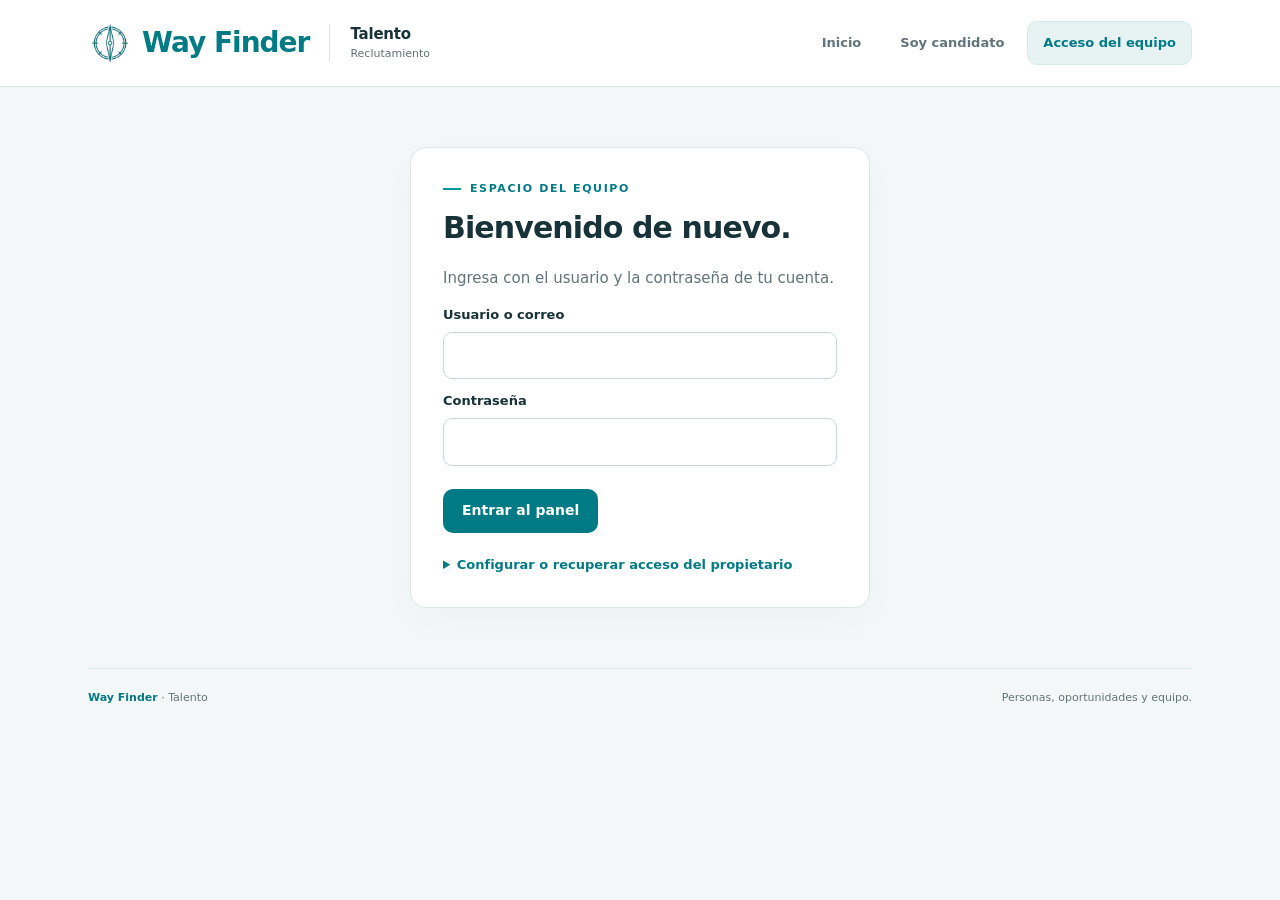
<file: superadmin.html>
<!DOCTYPE html>
<html lang="es"><head><meta charset="UTF-8"><title>Way Finder · Talento</title><meta name="viewport" content="width=device-width,initial-scale=1"><link rel="icon" type="image/png" href="[data-uri]">
<style>
/* Way Finder: estilos comunes de la aplicación. */
:root{
--ink:#152f35;
--muted:#5c7478;
--teal:#007f83;
--line:#d8e5e4;
--paper:#fff;
--bg:#f3f7f6}
*{
box-sizing:border-box}
body{
margin:0;
background:var(--bg);
color:var(--ink);
font:15px/1.55 'Segoe UI',sans-serif}
button,input,select,textarea{
font:inherit}
button,a,input,select,textarea{
outline-offset:4px}
button,.button{
border:0;
border-radius:9px;
padding:11px 18px;
background:var(--teal);
color:white;
font-weight:600;
cursor:pointer;
text-decoration:none;
display:inline-block}
button:hover,.button:hover{
filter:brightness(.94)}
button:disabled{
opacity:.5;
cursor:wait}
.secondary{
background:#e5efed;
color:var(--ink)}
.ghost{
background:transparent;
color:var(--teal)}
header{
border-bottom:1px solid var(--line);
background:white;
padding:16px 5%;
display:flex;
align-items:center;
gap:24px;
justify-content:space-between}
.brand{
font-size:25px;
font-weight:800;
letter-spacing:-1px;
color:var(--teal)}
.brand small{
display:block;
font-size:10px;
letter-spacing:2px;
color:var(--muted)}
nav{
display:flex;
gap:5px;
flex-wrap:wrap}
nav button{
font-size:13px}
main{
max-width:1200px;
margin:35px auto;
padding:0 24px}
h1{
font-size:clamp(28px,4vw,46px);
line-height:1.15;
letter-spacing:-1px;
margin:12px 0 18px}
h2{
font-size:24px;
margin:0 0 16px}
h3{
margin:0 0 8px}
p{
color:var(--muted)}
.eyebrow{
font-size:12px;
font-weight:700;
letter-spacing:2px;
text-transform:uppercase;
color:var(--teal)}
.hero{
display:grid;
grid-template-columns:1.3fr 1fr;
gap:36px;
align-items:center;
padding:42px 0}
.hero p{
max-width:560px;
font-size:17px}
.card{
background:var(--paper);
border:1px solid var(--line);
border-radius:16px;
padding:26px;
margin-bottom:20px}
.grid{
display:grid;
grid-template-columns:repeat(2,minmax(0,1fr));
gap:20px}
.jobs{
display:grid;
grid-template-columns:repeat(3,minmax(0,1fr));
gap:16px}
.job{
padding:22px;
border:1px solid var(--line);
border-radius:12px;
background:white}
.job p{
white-space:pre-wrap}
.badge{
display:inline-block;
border-radius:20px;
padding:3px 10px;
background:#e0f3ee;
color:#146052;
font-size:12px;
font-weight:600}
.label,label{
display:block;
font-size:13px;
font-weight:600;
margin:12px 0 5px}
input,select,textarea{
width:100%;
padding:11px 12px;
border:1px solid #b9cfcc;
border-radius:8px;
background:white;
color:var(--ink)}
textarea{
min-height:110px;
resize:vertical}
input[type=checkbox]{
width:auto}
.full{
grid-column:1/-1}
.muted{
color:var(--muted);
font-size:13px}
.actions{
display:flex;
gap:10px;
align-items:center;
flex-wrap:wrap;
margin-top:18px}
.notice{
padding:14px 18px;
border:1px solid var(--line);
border-radius:10px;
background:#e5f4ef;
white-space:pre-wrap;
margin:16px 0}
.error{
background:#fff0ed;
color:#8c2d20;
border-color:#e6b7ae}
[hidden]{
display:none!important}
.narrow{
max-width:740px;
margin:auto}
.login{
max-width:440px;
margin:55px auto}
.toolbar{
display:flex;
gap:12px;
justify-content:space-between;
align-items:center;
flex-wrap:wrap}
.toolbar input{
max-width:350px}
.tabs{
display:flex;
gap:8px;
flex-wrap:wrap;
margin:24px 0}
.tablewrap{
overflow:auto}
table{
border-collapse:collapse;
width:100%;
font-size:13px}
th,td{
padding:13px 12px;
text-align:left;
border-bottom:1px solid var(--line);
vertical-align:top}
th{
color:var(--muted);
font-size:11px;
text-transform:uppercase;
letter-spacing:.6px}
td button{
padding:7px 12px;
font-size:12px}
.stats{
display:grid;
grid-template-columns:repeat(3,1fr);
gap:16px;
margin:22px 0}
.stat{
border:1px solid var(--line);
border-radius:12px;
background:white;
padding:20px}
.stat strong{
font-size:30px;
display:block}
.stat span{
color:var(--muted);
font-size:13px}
dialog{
border:1px solid var(--line);
border-radius:16px;
padding:26px;
width:min(850px,94vw);
max-height:90vh;
color:var(--ink)}
dialog::backdrop{
background:#152f3577}
dl{
display:grid;
grid-template-columns:1fr 2fr;
gap:0;
margin:16px 0}
dt,dd{
padding:8px 0;
border-bottom:1px solid var(--line);
margin:0;
white-space:pre-wrap;
overflow-wrap:anywhere}
dt{
font-size:12px;
color:var(--muted)}
dd{
padding-left:14px}
pre{
white-space:pre-wrap;
overflow-wrap:anywhere;
background:var(--bg);
padding:12px;
font-size:12px}
footer{
max-width:1200px;
margin:50px auto 20px;
padding:20px 24px;
border-top:1px solid var(--line);
font-size:12px;
color:var(--muted)}
.trap{
position:absolute;
left:-10000px}
.step{
border-left:3px solid var(--teal);
padding:0 0 0 18px;
margin:22px 0}
.step b{
display:block}
.step span{
color:var(--muted);
font-size:13px}
@media(max-width:760px){
header{
align-items:flex-start;
flex-direction:column;
gap:12px}
.hero,.grid,.jobs{
grid-template-columns:1fr}
.hero{
padding:15px 0;
gap:15px}
main{
padding:0 16px;
margin-top:24px}
.card{
padding:20px}
.stats{
gap:8px}
.stat{
padding:12px}
.stat strong{
font-size:25px}
h1{
font-size:34px}
dl{
grid-template-columns:1fr}
dd{
padding-left:0}
}

/* Identidad Way Finder. La aplicación cambia de nombre, la marca se conserva. */
:root{
 --wk-primary:#0096a3;--wk-action:#007a84;--wk-ink:#173239;--wk-background:#f3f7f7;
 --wk-muted:#60747b;--wk-border:#dbe6e7;--wk-surface:#fff;--wk-soft:#e7f3f3;
 --ink:var(--wk-ink);--muted:var(--wk-muted);--teal:var(--wk-action);--line:var(--wk-border);--paper:var(--wk-surface);--bg:var(--wk-background);
}
body{font-family:'Segoe UI',system-ui,-apple-system,sans-serif;-webkit-font-smoothing:antialiased}
button,.button{display:inline-flex;align-items:center;justify-content:center;gap:8px;min-height:44px;border:1px solid transparent;border-radius:10px;padding:10px 18px;font-size:14px;font-weight:650;line-height:1.4;transition:background .16s,box-shadow .16s}
button:hover,.button:hover{box-shadow:0 3px 12px #17323915;filter:brightness(.95)}
button:disabled{box-shadow:none}
.secondary{background:var(--wk-soft);color:var(--wk-action);border-color:#d4e9e9}
.ghost{color:var(--wk-muted);background:transparent}
.ghost:hover{color:var(--wk-action);background:var(--wk-soft);box-shadow:none}
button:focus-visible,a:focus-visible,input:focus-visible,select:focus-visible,textarea:focus-visible{outline:3px solid var(--wk-primary);outline-offset:4px}
header{padding:21px max(28px,calc((100vw - 1104px)/2));gap:24px}
.brand-lockup{display:flex;align-items:center;gap:20px;flex-shrink:0}
.brand{display:flex;align-items:baseline;gap:3px;color:var(--wk-action);font-size:28px;line-height:1.1;font-weight:800;letter-spacing:-1.35px}
.brand-mark{display:inline-block;width:6px;height:6px;border-radius:50%;background:var(--wk-primary)}
.brand-module{display:flex;flex-direction:column;border-left:1px solid var(--wk-border);padding-left:20px;line-height:1.35}
.brand-module strong{font-size:15px;letter-spacing:-.2px;font-weight:700}
.brand-module span{margin-top:2px;font-size:11px;color:var(--wk-muted)}
nav{gap:7px;align-items:center}nav button{font-size:13px;padding-inline:15px}
main{max-width:1160px;margin:34px auto;padding:0 28px}
h1{font-size:clamp(34px,4vw,52px);line-height:1.12;letter-spacing:-1.9px;font-weight:730;margin:14px 0 22px}
h2{font-size:23px;line-height:1.3;letter-spacing:-.65px;font-weight:700}
h3{font-size:18px;line-height:1.4;letter-spacing:-.35px}
.eyebrow{display:flex;align-items:center;gap:9px;font-size:11px;font-weight:750;letter-spacing:1.6px}
.eyebrow::before{content:'';width:18px;height:2px;background:var(--wk-primary);flex-shrink:0}
.hero{grid-template-columns:1.2fr 1fr;gap:64px;padding:42px 0 50px}
.hero>div>p{max-width:480px;font-size:17px;line-height:1.75}
.card{border-radius:16px;padding:28px;margin-bottom:22px}
.hero .card{position:relative;padding:30px 32px 18px;margin:0;box-shadow:0 14px 40px #17323908;overflow:hidden}
.hero .card::before{position:absolute;content:'';width:64px;height:3px;top:0;left:32px;background:var(--wk-primary)}
.grid{gap:18px 22px}.jobs{gap:18px}.job{border-radius:16px;padding:24px}
.badge{display:inline-flex;align-items:center;gap:6px;background:var(--wk-soft);color:var(--wk-action);padding:5px 11px;border-radius:6px;font-size:11px;font-weight:650}
label,.label{margin:12px 0 7px;font-size:13px;font-weight:650}
input,select,textarea{border-color:#c7d8da;border-radius:9px;padding:11px 13px}
input::placeholder,textarea::placeholder{color:#7b8f95}
input:focus,select:focus,textarea:focus{border-color:var(--wk-action)}
input[readonly]{background:var(--wk-background)}
input[type=checkbox]{accent-color:var(--wk-action)}
input[type=file]{background:var(--wk-background);border-style:dashed;font-size:13px}
.actions{margin-top:23px}
.notice{background:var(--wk-soft);color:var(--wk-ink);border-color:#cbe4e3;padding:15px 18px;margin:18px 0}
.error{background:#fff1ee;color:#993d30;border-color:#ebc5be}
.narrow{max-width:780px}
.login{max-width:460px;margin:60px auto;padding:32px;box-shadow:0 14px 40px #17323906}
.login h1{letter-spacing:-.9px}
summary{cursor:pointer;color:var(--wk-action);font-size:13px;font-weight:600}
.toolbar{gap:16px}.toolbar h2{margin-bottom:8px}.toolbar input{max-width:340px}
.tabs{align-items:center;gap:7px;margin:26px 0 20px}.tabs button{font-size:13px}
th,td{padding:15px 13px}th{background:var(--wk-background);font-size:10px;font-weight:700;letter-spacing:.9px}
td button{min-height:34px}
.stats{gap:18px;margin:28px 0}.stat{border-radius:16px;padding:23px}
.stat strong{color:var(--wk-action);font-size:34px;line-height:1.3;letter-spacing:-1px;font-weight:700}
.stat span{display:block;margin-top:6px;font-size:12px}
dialog{padding:28px;box-shadow:0 25px 90px #17323920}
dialog::backdrop{background:#17323980}
footer{max-width:1104px;margin:52px auto 24px;padding:20px 0;display:flex;justify-content:space-between;align-items:center;gap:16px;font-size:11px}
footer strong{color:var(--wk-action);font-weight:700}
.step{border-left:0;border-bottom:1px solid var(--wk-border);padding:0 0 19px;margin:20px 0}
.step:last-child{border-bottom:0;margin-bottom:0}.step b{font-size:14px;font-weight:650}.step span{display:block;margin-top:5px;font-size:12px}
@media(max-width:760px){
 header{padding:22px;gap:20px}nav{width:100%;gap:4px}nav button{flex:1;padding-inline:10px;font-size:12px}
 main{margin:26px auto;padding:0 20px}.hero{grid-template-columns:1fr;gap:30px;padding:12px 0 34px}
 h1{font-size:37px;letter-spacing:-1.3px}.hero>div>p{font-size:16px}.card{padding:22px}.hero .card{padding:26px 24px 12px}
 .stats{gap:9px}.stat{padding:15px 12px;border-radius:12px}.stat strong{font-size:27px}.stat span{font-size:11px}
 .login{margin:32px auto;padding:26px}footer{margin:36px 20px 20px;align-items:flex-start;flex-direction:column;gap:5px}
}
@media(prefers-reduced-motion:reduce){*{transition:none!important;scroll-behavior:auto!important}}


.psico-stats{grid-template-columns:repeat(4,1fr)}.psico-tools p{margin:0}.psico-tools select{width:auto;min-width:150px}.psico-tools .actions{margin-top:0}.psico-note{margin:22px 0 0}.psico-meta{display:grid;grid-template-columns:1fr 1fr;gap:0 24px;margin-top:22px}.psico-meta p{overflow-wrap:anywhere;font-size:13px}.psico-meta span{display:block;color:var(--wk-muted);font-size:11px;margin-bottom:5px}.psico-meta b{font-weight:600}.psico-series{display:grid;grid-template-columns:140px 1fr 65px 120px;align-items:center;gap:12px;padding:12px 0;border-bottom:1px solid var(--wk-border);font-size:12px}.psico-series small{font-size:10px;color:var(--wk-muted)}.psico-bar{height:8px;background:var(--wk-soft);border-radius:6px;overflow:hidden}.psico-bar>div{height:100%;background:var(--wk-primary);border-radius:6px}.psico-answer{padding:12px;background:var(--wk-background);border-radius:9px;font-size:12px;margin-top:12px;overflow-wrap:anywhere}.psico-answer p{margin:5px 0 0}.psico-module details{margin:24px 0}.tabs{flex-wrap:wrap}#modal{width:min(960px,94vw)}
@media(max-width:760px){.psico-stats{grid-template-columns:1fr 1fr}.psico-tools{align-items:stretch}.psico-tools .actions{width:100%}.psico-tools select{flex:1}.psico-series{grid-template-columns:1fr 65px;gap:6px 12px}.psico-series .psico-bar{grid-column:1;grid-row:2}.psico-series small{grid-column:2;grid-row:2}.psico-series>span{text-align:right}}

:root{--wk-primary: #0096A3;--wk-action: #007A84;--wk-ink: #173239;--wk-background: #F3F7F7;}

.brand-logo{width:44px;height:44px;object-fit:contain;flex-shrink:0}.brand:has(.brand-logo){align-items:center;gap:10px;letter-spacing:-1px}
.management-filters{display:flex;flex-wrap:wrap;align-items:end;gap:12px;margin-top:18px}.management-filters>div{flex:1 1 145px;min-width:130px}.management-filters label{font-size:12px;margin:0 0 5px}.management-filters input,.management-filters select{margin:0;min-height:44px}.management-help{font-size:12px;margin:14px 0}.pagination{border-top:1px solid var(--line);margin-top:16px;padding-top:16px;display:flex;align-items:center;justify-content:space-between;gap:16px;flex-wrap:wrap}.pagination p{font-size:12px;margin:0}.pagination .actions{margin:0;align-items:center}.pagination select{width:80px;margin:0}.pagination label{margin:0;font-size:12px}
@media(max-width:760px){.brand-logo{width:36px;height:36px}.brand:has(.brand-logo){font-size:24px}.management-filters>div{flex-basis:44%}.pagination .actions{width:100%;flex-wrap:wrap}.pagination button{flex:1}}

</style></head><body>
<header><div class="brand-lockup"><div class="brand"><img class="brand-logo" src="[data-uri]" alt="" width="44" height="44"><span>Way Finder</span></div><div class="brand-module"><strong>Talento</strong><span>Reclutamiento</span></div></div><nav aria-label="Navegación principal"><button class="ghost" data-route="inicio">Inicio</button><button class="ghost" data-route="candidatos">Soy candidato</button><button class="secondary" data-route="admin">Acceso del equipo</button></nav></header>
<main><div id="message" role="status" aria-live="polite" hidden></div><div id="screen"></div></main>
<dialog id="modal"><div class="toolbar"><h2 id="modalTitle"></h2><button class="secondary" id="closeModal" aria-label="Cerrar detalle">Cerrar</button></div><div id="modalBody"></div><div id="modalMessage" role="status" hidden></div></dialog>
<footer><span><strong>Way Finder</strong> · Talento</span><span>Personas, oportunidades y equipo.</span></footer>
<script>
'use strict';
const initialView = 'superadmin';
const $ = id => document.getElementById(id);
const esc = value => String(value ?? '').replace(/[&<>"']/g,c=>({'&':'&amp;','<':'&lt;','>':'&gt;','"':'&quot;',"'":'&#39;'}[c]));
let token=sessionStorage.getItem('hitalent_session')||'',profile=null,panel=null,view=initialView,tab='candidatos',users=[],logs=[],jobs=[],filter='',submissionId=crypto.randomUUID();
const candStates=['Pendiente','En revisión','Entrevista','En proceso','Contratado','Descartado'];
const reqStates=['Activa','Pausada','Cerrada'];
const labels={nombreSolicitante:'Nombre del solicitante',empresaCliente:'Empresa',telefonoContacto:'Teléfono fijo',celularContacto:'Celular',emailContacto:'Correo de contacto',nombrePosicion:'Nombre de la posición',numeroVacantes:'Número de vacantes',tipoVacante:'Tipo de vacante',ubicacion:'Ubicación',horarioLaboral:'Horario',reportaA:'Reporta a',edadMinMax:'Edad sugerida',estadoCivil:'Estado civil',genero:'Género',escolaridad:'Escolaridad',objetivoPuesto:'Objetivo del puesto',experienciaRequerida:'Experiencia requerida',requisitosIndispensables:'Requisitos indispensables',requisitosDeseables:'Requisitos deseables',conocimientosCualidades:'Conocimientos y cualidades',habilidadesTecnologicas:'Habilidades tecnológicas',idiomas:'Idiomas',competenciasEvaluar:'Competencias a evaluar',actividadesDesempenar:'Actividades a desempeñar',sueldoBruto:'Sueldo mensual bruto',sueldoNeto:'Sueldo mensual neto',prestacionesLey:'Prestaciones de ley',prestacionesSuperiores:'Prestaciones superiores',compensacionesVariables:'Compensaciones variables',esquemaPago:'Esquema de pago',frecuenciaPago:'Frecuencia de pago',tipoContrato:'Tipo de contrato',periodoPrueba:'Periodo de prueba',requisitosAutoTransporte:'Requisitos de transporte',observacionesExtras:'Observaciones'};
function notice(text,error=false,target='message'){const el=$(target);el.textContent=text;el.className='notice'+(error?' error':'');el.hidden=!text;}
const API_URL='https://script.google.com/macros/s/AKfycbwxMBgBHl1hzU6tCfKWdOVpvUYFdgeqo6Sm1vyvuqQIQPsPiCxRO5EpH_2NaZDyJLVg/exec';
async function rpc(action,data={}){
  let response;
  if(window.google?.script?.run){response=await new Promise((resolve,reject)=>google.script.run.withSuccessHandler(resolve).withFailureHandler(()=>reject(new Error('No se pudo conectar. Intenta de nuevo.'))).api(action,data,token));}
  else{
    const controller=new AbortController(),timer=setTimeout(()=>controller.abort(),60000);
    try{const result=await fetch(API_URL,{method:'POST',headers:{'Content-Type':'text/plain;charset=utf-8'},credentials:'omit',redirect:'follow',body:JSON.stringify({action,data,token}),signal:controller.signal});if(!result.ok)throw new Error();response=await result.json();}
    catch(e){throw new Error('No se pudo conectar. Intenta de nuevo; tus datos se conservan.');}finally{clearTimeout(timer);}
  }
  if(!response?.success)throw new Error(response?.error||'No se pudo completar la operación.');return response.data;
}
async function busy(button,fn,target='message'){const text=button.textContent;button.disabled=true;button.textContent='Procesando…';try{await fn();}catch(e){notice(e.message,true,target);}finally{button.disabled=false;button.textContent=text;}}
function options(values,selected){return values.map(v=>`<option value="${esc(v)}" ${v===selected?'selected':''}>${esc(v)}</option>`).join('');}
function date(v){return v?new Date(v).toLocaleString('es-MX',{dateStyle:'medium',timeStyle:'short'}):'—';}
Object.assign(labels,{idPostulacion:'Folio del candidato',idRequisicion:'Folio de la requisición',fecha:'Fecha de registro',nombreCandidato:'Nombre',telefono:'Teléfono',correo:'Correo',estatusProceso:'Estatus del proceso',notasReclutador:'Notas del equipo',puestoDeseado:'Puesto de interés',nivelEstudios:'Nivel de estudios',consentimientoEn:'Autorización del candidato',actualizadoEn:'Última actualización',actualizadoPor:'Actualizado por',estatus:'Estatus',nombre:'Nombre',rol:'Rol',activo:'Registro activo',nombreRequisicion:'Vacante vinculada'});
function details(obj){return '<dl>'+Object.entries(obj).filter(([k,v])=>v!==''&&v!=null&&!['cvFileId','linkCV','solicitudId','version'].includes(k)).map(([k,v])=>`<dt>${esc(labels[k]||k)}</dt><dd>${esc(typeof v==='boolean'?(v?'Sí':'No'):['fecha','consentimientoEn','actualizadoEn'].includes(k)?date(v):v)}</dd>`).join('')+'</dl>';}
function openModal(title,html){$('modalTitle').textContent=title;$('modalBody').innerHTML=html;notice('',false,'modalMessage');$('modal').showModal();}
$('closeModal').onclick=()=>$('modal').close();
document.querySelectorAll('[data-route]').forEach(b=>b.onclick=()=>route(b.dataset.route));
document.addEventListener('click',e=>{const b=e.target.closest('[data-go]');if(b)route(b.dataset.go);});
async function route(next){
  if($('modal').open)$('modal').close();
  view=next;notice('');filter='';submissionId=crypto.randomUUID();
  if(next==='inicio'){home();return;}
  if(next==='candidatos'){candidateForm();return;}
  if(next==='cliente'){clientForm();return;}
  if(!token){login();return;}
  if(profile?.cambiarPassword){passwordForm(true);return;}
  $('screen').innerHTML='<div class="card" role="status">Cargando tu espacio…</div>';
  try{if(!profile){profile=(await rpc('miSesion')).perfil;}if(profile.cambiarPassword){passwordForm(true);return;}panel=await rpc('panelResumen');profile=panel.perfil;renderPanel();}catch(e){if(e.message==='Cambia tu contraseña para continuar.'){profile=profile||{correo:'',usuario:''};passwordForm(true);}else{notice(e.message,true);login();}}
}
async function home(){
  $('screen').innerHTML=`<section class="hero"><div><div class="eyebrow">Tu siguiente oportunidad</div><h1>El talento conecta.<br>El futuro comienza.</h1><p>Comparte tu experiencia, explora vacantes y da el siguiente paso con nuestro equipo de reclutamiento.</p><div class="actions"><button data-go="candidatos">Registrar mi perfil ↗</button></div></div><aside class="card"><div class="eyebrow">Así de sencillo</div><div class="step"><b>01 · Cuéntanos de ti</b><span>Tu experiencia y el puesto que buscas.</span></div><div class="step"><b>02 · Comparte tu CV</b><span>Adjúntalo si lo tienes a la mano.</span></div><div class="step"><b>03 · Conectamos contigo</b><span>El equipo revisa tu perfil y da seguimiento.</span></div></aside></section><section><div class="toolbar"><h2>Oportunidades abiertas</h2><span class="badge">Vacantes activas</span></div><div id="jobs" class="jobs"><p>Cargando oportunidades…</p></div></section>`;
  try{jobs=await rpc('vacantes');if(view!=='inicio')return;$('jobs').innerHTML=jobs.length?jobs.map(j=>`<article class="job"><span class="badge">${esc(j.ubicacion||'Ubicación por confirmar')}</span><h3 style="margin-top:15px">${esc(j.nombrePosicion)}</h3><p>${esc(j.objetivoPuesto||j.experienciaRequerida||'Consulta los detalles con nuestro equipo.')}</p><button class="secondary" data-job="${esc(j.idRequisicion)}">Ver y postularme</button></article>`).join(''):'<div class="card full"><h3>Tu talento tiene lugar aquí</h3><p>Aún no hay vacantes publicadas. Puedes registrar tu perfil para futuras oportunidades.</p><button data-go="candidatos">Enviar mi perfil</button></div>';
  document.querySelectorAll('[data-job]').forEach(b=>b.onclick=()=>candidateForm(b.dataset.job));
  }catch(e){if(view==='inicio')$('jobs').textContent=e.message;}
}
function field(name,label,type='text',required=false){return `<div><label for="${name}">${esc(label)}${required?' *':''}</label><input id="${name}" name="${name}" type="${type}" ${required?'required':''} maxlength="${type==='email'?180:200}" ${type==='number'?'min="1" max="1000" value="1"':''}></div>`;}
function trap(){return '<div class="trap" aria-hidden="true"><label>Website<input name="website" tabindex="-1" autocomplete="off"></label></div>';}
async function candidateForm(jobId=''){
  view='candidatos';submissionId=crypto.randomUUID();
  $('screen').innerHTML=`<div class="narrow"><div class="eyebrow">Candidatos</div><h1>Hablemos de tu talento.</h1><p>Completa tu perfil. El CV es opcional; puedes registrarte aunque todavía no lo tengas.</p><form id="candidate" class="card">${trap()}<div class="grid">${field('nombreCandidato','Nombre completo','text',true)}${field('telefono','Teléfono celular','tel',true)}${field('correo','Correo electrónico','email',true)}${field('puestoDeseado','Puesto o área de interés','text',true)}<div><label for="nivelEstudios">Nivel de estudios *</label><select name="nivelEstudios" id="nivelEstudios" required><option value="">Selecciona</option>${options(['Secundaria','Preparatoria','Carrera técnica','Universidad trunca','Universidad terminada','Posgrado','Otro'])}</select></div><div><label for="idRequisicion">Vacante</label><select id="idRequisicion" name="idRequisicion"><option value="ESPONTANEO">Registro para futuras oportunidades</option></select></div><div id="jobDetail" class="full" hidden></div><div class="full"><label for="cv">Currículum (opcional)</label><input id="cv" type="file" accept=".pdf,.doc,.docx"><p class="muted">PDF o Word · Hasta 5 MB · Se guarda de forma privada.</p></div></div><div class="notice"><b>Uso de tu información</b><p class="muted">Way Finder utilizará tus datos de contacto, experiencia y CV para revisar tu perfil y contactarte por oportunidades laborales. Tendrán acceso el equipo autorizado de reclutamiento y su administrador. Para solicitar corrección o eliminación, contacta al equipo de Way Finder que te compartió este portal.</p><label><input type="checkbox" name="consentimiento" required> Autorizo el uso de mi información para estos fines. *</label></div><button type="submit">Enviar mi perfil</button></form></div>`;
  $('candidate').onsubmit=e=>{e.preventDefault();busy(e.submitter,async()=>{
    const form=e.target,d=Object.fromEntries(new FormData(form));d.consentimiento=true;d.solicitudId=submissionId;
    const f=$('cv').files[0];if(f){if(f.size>5*1024*1024)throw new Error('El CV debe pesar hasta 5 MB.');if(!/\.(pdf|doc|docx)$/i.test(f.name))throw new Error('Selecciona PDF o Word.');const base64=await new Promise((resolve,reject)=>{const r=new FileReader();r.onload=()=>resolve(r.result.split(',')[1]);r.onerror=()=>reject(new Error('No se pudo leer el archivo.'));r.readAsDataURL(f);});d.cv={nombre:f.name,base64};}
    const result=await rpc('postular',d);$('screen').innerHTML=`<div class="card narrow"><span class="badge">Perfil recibido</span><h1>Ya estás en nuestra bolsa.</h1><p>Tu registro se guardó correctamente. El equipo se pondrá en contacto contigo si hay una oportunidad para tu perfil.</p><p class="muted">Folio: ${esc(result.id)}</p><button data-go="inicio">Volver al inicio</button></div>`;notice('');
  });};
  try{jobs=await rpc('vacantes');if(view!=='candidatos'||!$('idRequisicion'))return;$('idRequisicion').innerHTML='<option value="ESPONTANEO">Registro para futuras oportunidades</option>'+jobs.map(j=>`<option value="${esc(j.idRequisicion)}">${esc(j.nombrePosicion)} · ${esc(j.ubicacion)}</option>`).join('');if(jobs.some(j=>j.idRequisicion===jobId))$('idRequisicion').value=jobId;
  const show=()=>{const j=jobs.find(j=>j.idRequisicion===$('idRequisicion').value);$('jobDetail').hidden=!j;if(j){$('jobDetail').innerHTML=details({nombrePosicion:j.nombrePosicion,ubicacion:j.ubicacion,objetivoPuesto:j.objetivoPuesto,experienciaRequerida:j.experienciaRequerida,requisitosIndispensables:j.requisitosIndispensables});if(!$('puestoDeseado').value)$('puestoDeseado').value=j.nombrePosicion;}};$('idRequisicion').onchange=show;show();}catch(e){notice(e.message,true);}
}
function clientForm(){
  const groups=[['Datos de contacto',['nombreSolicitante','empresaCliente','telefonoContacto','celularContacto','emailContacto']],['La vacante',['nombrePosicion','numeroVacantes','tipoVacante','ubicacion','horarioLaboral','reportaA']],['Perfil y experiencia',['escolaridad','objetivoPuesto','experienciaRequerida','requisitosIndispensables','requisitosDeseables','conocimientosCualidades','habilidadesTecnologicas','idiomas','competenciasEvaluar','actividadesDesempenar']],['Compensación y contratación',['sueldoBruto','sueldoNeto','prestacionesLey','prestacionesSuperiores','compensacionesVariables','esquemaPago','frecuenciaPago','tipoContrato','periodoPrueba']],['Detalles adicionales',['requisitosAutoTransporte','observacionesExtras']]];
  const long=['objetivoPuesto','requisitosIndispensables','requisitosDeseables','conocimientosCualidades','actividadesDesempenar','observacionesExtras'];
  $('screen').innerHTML=`<div class="narrow"><div class="eyebrow">Empresas</div><h1>Encuentra a tu próximo talento.</h1><p>Comparte los detalles del puesto. El equipo revisará tu solicitud antes de publicar la vacante.</p><form id="client">${trap()}${groups.map(([title,fields])=>`<section class="card"><h2>${title}</h2><div class="grid">${fields.map(k=>long.includes(k)?`<div class="full"><label for="${k}">${labels[k]}</label><textarea name="${k}" id="${k}" maxlength="5000"></textarea></div>`:field(k,labels[k],k==='emailContacto'?'email':k==='numeroVacantes'?'number':'text',['nombreSolicitante','empresaCliente','emailContacto','nombrePosicion'].includes(k))).join('')}</div></section>`).join('')}<button type="submit">Enviar requisición</button></form></div>`;
  $('client').onsubmit=e=>{e.preventDefault();busy(e.submitter,async()=>{const d=Object.fromEntries(new FormData(e.target));d.solicitudId=submissionId;const r=await rpc('requisicion',d);$('screen').innerHTML=`<div class="card narrow"><span class="badge">Solicitud recibida</span><h1>Estamos en contacto.</h1><p>El equipo revisará la requisición antes de publicarla.</p><p class="muted">Folio: ${esc(r.id)}</p><button data-go="inicio">Volver al inicio</button></div>`;});};
}
async function acceptSession(result){token=result.token;profile=result.perfil;sessionStorage.setItem('hitalent_session',token);notice('');if(profile.cambiarPassword)passwordForm(true);else await route('admin');}
function login(){
  $('screen').innerHTML=`<div class="card login"><div class="eyebrow">Espacio del equipo</div><h1 style="font-size:30px">Bienvenido de nuevo.</h1><p>Ingresa con el usuario y la contraseña de tu cuenta.</p><form id="passwordLogin"><label for="loginUser">Usuario o correo</label><input id="loginUser" autocomplete="username" required maxlength="180"><label for="loginPassword">Contraseña</label><input id="loginPassword" type="password" autocomplete="current-password" required maxlength="64"><div class="actions"><button type="submit">Entrar al panel</button></div></form><details style="margin-top:22px"><summary>Configurar o recuperar acceso del propietario</summary><p class="muted">Solo el propietario puede verificar su correo para establecer una contraseña. Los colaboradores deben pedir el acceso al superadmin.</p><form id="request">${field('loginEmail','Correo del propietario','email',true)}<div class="actions"><button type="submit" class="secondary">Solicitar código</button></div></form><form id="verify" hidden><label for="code">Código de 6 dígitos</label><input id="code" inputmode="numeric" autocomplete="one-time-code" pattern="[0-9]{6}" maxlength="6" required><p class="muted">Revisa tu correo. El código caduca en 10 minutos.</p><button type="submit">Verificar y configurar contraseña</button></form></details></div>`;
  $('passwordLogin').onsubmit=e=>{e.preventDefault();busy(e.submitter,async()=>{const r=await rpc('iniciarSesion',{usuario:$('loginUser').value,password:$('loginPassword').value});await acceptSession(r);});};
  $('request').onsubmit=e=>{e.preventDefault();busy(e.submitter,async()=>{const r=await rpc('solicitarCodigo',{correo:$('loginEmail').value});$('verify').hidden=false;notice(r.message);$('code').focus();});};
  $('verify').onsubmit=e=>{e.preventDefault();busy(e.submitter,async()=>{await acceptSession(await rpc('verificarCodigo',{correo:$('loginEmail').value,codigo:$('code').value}));});};
}
function passwordForm(required=false){
  $('screen').innerHTML=`<div class="card login"><div class="eyebrow">Tu cuenta</div><h1 style="font-size:30px">${required?'Define tu contraseña personal.':'Cambiar contraseña'}</h1><p>Usuario: <b>${esc(profile.usuario||profile.correo)}</b></p><p class="muted">De 12 a 64 caracteres. No compartas tu contraseña.</p><form id="changePassword">${required?'':'<label for="currentPassword">Contraseña actual</label><input id="currentPassword" type="password" autocomplete="current-password" required maxlength="64">'}<label for="newPassword">Nueva contraseña</label><input id="newPassword" type="password" autocomplete="new-password" required minlength="12" maxlength="64"><label for="confirmPassword">Confirmar contraseña</label><input id="confirmPassword" type="password" autocomplete="new-password" required minlength="12" maxlength="64"><div class="actions"><button type="submit">Guardar contraseña</button>${required?'':'<button type="button" id="cancelPassword" class="secondary">Cancelar</button>'}</div></form></div>`;
  if($('cancelPassword'))$('cancelPassword').onclick=()=>route('admin');
  $('changePassword').onsubmit=e=>{e.preventDefault();busy(e.submitter,async()=>{if($('newPassword').value!==$('confirmPassword').value)throw new Error('Las contraseñas no coinciden.');await acceptSession(await rpc('cambiarPassword',{actual:$('currentPassword')?.value||'',password:$('newPassword').value}));notice('Contraseña actualizada.');});};
}
// Filtros por vista. El servidor envía solo la página solicitada.
const managementViews={};let managementRequest=0,searchTimer;
function viewState(){return managementViews[tab]||(managementViews[tab]={pagina:1,limite:25,buscar:'',actividad:['usuarios','bitacora','psicometricos'].includes(tab)?'todos':'activos',estatus:'',rol:'',tipoEntidad:'',desde:'',hasta:'',orden:'fecha_desc'});}
function renderPanel(){
 const s=panel.resumen;
 $('screen').innerHTML=`<div class="toolbar"><div><div class="eyebrow">${profile.rol==='superadmin'?'Superadmin':profile.rol==='admin'?'Administración':'Reclutamiento'}</div><h1 style="font-size:34px;margin-bottom:4px">Tu espacio de trabajo.</h1><p>${esc(profile.nombre)} · ${esc(profile.correo)}</p></div><div class="actions"><button id="refresh" class="secondary">Actualizar</button><button id="logout" class="ghost">Cerrar sesión</button></div></div><div class="stats"><div class="stat"><strong>${s.candidatos}</strong><span>Candidatos activos · ${s.inactivos} inactivos</span></div><div class="stat"><strong>${s.vacantes}</strong><span>Vacantes publicadas</span></div><div class="stat"><strong>${s.pendientes}</strong><span>Por revisar · activos</span></div></div><div class="tabs"><button data-tab="candidatos">Candidatos</button><button data-tab="requisiciones">Requisiciones</button><button data-tab="psicometricos">Psicométricos</button>${profile.rol==='superadmin'?'<button data-tab="usuarios">Equipo y accesos</button><button data-tab="bitacora">Bitácora</button>':''}${['admin','superadmin'].includes(profile.rol)?'<button id="checklistLink" class="secondary">Compartir checklist</button>':''}<button data-tab="perfil">Mi perfil</button></div><section class="card"><div class="toolbar"><h2 id="tableTitle"></h2><input id="search" type="search" maxlength="200" placeholder="Buscar nombre, correo, folio…" aria-label="Buscar en esta vista"></div><div id="filters"></div><div id="table" class="tablewrap"></div><div id="pagination"></div></section>`;
 if($('checklistLink'))$('checklistLink').onclick=e=>busy(e.target,async()=>{const r=await rpc('enlaceChecklist');openModal('Enlace para la empresa',`<p>Copia este enlace y envíalo a la empresa para completar el checklist.</p><label for="shareUrl">Enlace del checklist</label><input id="shareUrl" readonly value="${esc(r.url)}"><div class="actions"><button id="copyChecklist">Copiar enlace</button></div>`);$('copyChecklist').onclick=async()=>{try{await navigator.clipboard.writeText(r.url);notice('Enlace copiado.',false,'modalMessage');}catch(e){$('shareUrl').select();notice('Selecciona y copia el enlace.',false,'modalMessage');}};});
 $('refresh').onclick=e=>busy(e.target,async()=>{panel=await rpc('panelResumen');profile=panel.perfil;renderPanel();});
 $('logout').onclick=e=>busy(e.target,async()=>{await rpc('salir');token='';profile=null;panel=null;users=[];logs=[];managementRequest++;sessionStorage.removeItem('hitalent_session');login();});
 document.querySelectorAll('[data-tab]').forEach(b=>b.onclick=()=>switchTab(b.dataset.tab));
 $('search').oninput=e=>{const state=viewState();state.buscar=e.target.value;state.pagina=1;filter=state.buscar.toLowerCase();clearTimeout(searchTimer);managementRequest++;searchTimer=setTimeout(()=>renderTable(),300);};
 switchTab(tab);
}
function managementFilters(){
 const s=viewState(),choices=tab==='candidatos'?candStates:tab==='requisiciones'?reqStates:tab==='psicometricos'?['Vigente','Completada','Vencida','Sin vigencia']:[];
 const select=(key,label,entries)=>`<div><label for="filter-${key}">${label}</label><select id="filter-${key}" data-filter="${key}">${entries.map(([v,n])=>`<option value="${esc(v)}" ${s[key]===v?'selected':''}>${esc(n)}</option>`).join('')}</select></div>`;
 $('filters').innerHTML=`<div class="management-filters">${['candidatos','requisiciones','usuarios'].includes(tab)?select('actividad',tab==='usuarios'?'Acceso':'Actividad',[['activos','Activos'],['inactivos',tab==='usuarios'?'Suspendidos':'Inactivos'],['todos','Todos']]):''}${choices.length?select('estatus',tab==='psicometricos'?'Vigencia':'Estatus',[['','Todos los estatus'],...choices.map(v=>[v,v])]):''}${tab==='usuarios'?select('rol','Rol',[['','Todos los roles'],...['reclutador','admin','superadmin'].map(v=>[v,v])]):''}${tab==='bitacora'?select('tipoEntidad','Registro',[['','Todos'],...['Candidatos','Requisiciones','Usuarios','Psicométricos','Sistema'].map(v=>[v,v])]):''}${['desde','hasta'].map(k=>`<div><label for="filter-${k}">${k==='desde'?'Desde':'Hasta'} (registro)</label><input id="filter-${k}" data-filter="${k}" type="date" value="${esc(s[k])}"></div>`).join('')}${select('orden','Orden',[['fecha_desc','Más recientes'],['fecha_asc','Más antiguos'],['nombre_asc',tab==='bitacora'?'Actor A–Z':'Nombre A–Z'],['nombre_desc',tab==='bitacora'?'Actor Z–A':'Nombre Z–A'],...(['candidatos','requisiciones'].includes(tab)?[['actualizado_desc','Última actualización']]:[])])}<div><button id="clearFilters" class="ghost" type="button">Limpiar filtros</button></div></div><p class="muted management-help">${['candidatos','requisiciones'].includes(tab)?'Los inactivos conservan su expediente y bitácora. Puedes reactivarlos desde el detalle.':tab==='bitacora'?'Historial completo: busca por persona, acción o folio, y recorre las páginas.':'Busca y filtra para encontrar el registro.'}</p>`;
 document.querySelectorAll('[data-filter]').forEach(el=>el.onchange=()=>{s[el.dataset.filter]=el.value;s.pagina=1;renderTable();});
 $('clearFilters').onclick=()=>{delete managementViews[tab];switchTab(tab);};
}
async function switchTab(next){
 clearTimeout(searchTimer);managementRequest++;tab=next;const s=viewState();filter=s.buscar.toLowerCase();$('search').value=s.buscar;$('search').hidden=tab==='perfil';$('filters').hidden=tab==='perfil';$('pagination').hidden=tab==='perfil';
 document.querySelectorAll('[data-tab]').forEach(b=>b.className=b.dataset.tab===tab?'':'secondary');
 $('tableTitle').textContent=({candidatos:'Candidatos',requisiciones:'Requisiciones',usuarios:'Equipo y accesos',bitacora:'Bitácora',psicometricos:'Psicométricos',perfil:'Mi perfil'})[tab];
 if(tab!=='perfil')managementFilters();await renderTable();
}
function table(headers,rows){return `<table><thead><tr>${headers.map(h=>`<th>${esc(h)}</th>`).join('')}</tr></thead><tbody>${rows.join('')||`<tr><td colspan="${headers.length}">Sin registros con estos filtros.</td></tr>`}</tbody></table>`;}
function managementPagination(r){
 const start=r.total?(r.pagina-1)*r.limite+1:0,end=Math.min(r.pagina*r.limite,r.total);
 $('pagination').innerHTML=`<div class="pagination"><p role="status" aria-live="polite">${start}–${end} de ${r.total} registros · Página ${r.pagina} de ${r.paginas}</p><div class="actions"><label for="pageSize">Por página</label><select id="pageSize">${[10,25,50,100].map(n=>`<option ${n===r.limite?'selected':''}>${n}</option>`).join('')}</select><button id="previousPage" class="secondary" ${r.pagina<=1?'disabled':''}>Anterior</button><button id="nextPage" class="secondary" ${r.pagina>=r.paginas?'disabled':''}>Siguiente</button></div></div>`;
 $('pageSize').onchange=e=>{Object.assign(viewState(),{limite:Number(e.target.value),pagina:1});renderTable();};
 $('previousPage').onclick=()=>{viewState().pagina=Math.max(1,r.pagina-1);renderTable();};$('nextPage').onclick=()=>{viewState().pagina=r.pagina+1;renderTable();};
}
async function renderTable(){
 if(tab==='perfil'){$('table').innerHTML=`<form id="myProfile">${field('profileName','Nombre visible','text',true)}<p>Usuario: ${esc(profile.usuario)}<br>${esc(profile.correo)} · ${esc(profile.rol)}</p><button type="submit">Guardar perfil</button><button type="button" id="myPassword" class="secondary">Cambiar contraseña</button></form>`;$('profileName').value=profile.nombre;$('myPassword').onclick=()=>passwordForm(false);$('myProfile').onsubmit=e=>{e.preventDefault();busy(e.submitter,async()=>{profile=await rpc('perfil',{nombre:$('profileName').value});notice('Perfil actualizado.');});};return;}
 const requestedTab=tab,id=++managementRequest;const state={...viewState()};
 $('table').textContent='Cargando registros…';$('pagination').textContent='';$('table').setAttribute('aria-busy','true');
 try{
  const r=await rpc('gestion',{entidad:requestedTab,...state});if(id!==managementRequest||tab!==requestedTab||view!=='admin'&&view!=='superadmin')return;
  viewState().pagina=r.pagina;const rows=r.registros;
  if(tab==='candidatos'){
   panel.candidatos=rows;$('table').innerHTML=table(['Nombre','Interés','Contacto','Estatus','Actividad','Recibido',''],rows.map(c=>`<tr><td><b>${esc(c.nombreCandidato)}</b></td><td>${esc(c.puestoDeseado)}<br><span class="muted">${esc(c.nombreRequisicion)}</span></td><td>${esc(c.correo)}<br>${esc(c.telefono)}</td><td><span class="badge">${esc(c.estatusProceso)}</span></td><td>${c.activo?'Activo':'Inactivo'}</td><td>${date(c.fecha)}</td><td><button data-candidate="${esc(c.idPostulacion)}">Revisar</button></td></tr>`));document.querySelectorAll('[data-candidate]').forEach(b=>b.onclick=()=>editCandidate(b.dataset.candidate));
  }else if(tab==='requisiciones'){
   panel.requisiciones=rows;$('table').innerHTML=table(['Puesto','Empresa','Ubicación','Publicación','Actividad',''],rows.map(r=>`<tr><td><b>${esc(r.nombrePosicion)}</b><br>${esc(r.numeroVacantes)} vacante(s)</td><td>${esc(r.empresaCliente)}</td><td>${esc(r.ubicacion)}</td><td><span class="badge">${esc(r.estatus)}</span></td><td>${r.activo?'Activa':'Inactiva'}</td><td><button data-req="${esc(r.idRequisicion)}">Ver detalle</button></td></tr>`));document.querySelectorAll('[data-req]').forEach(b=>b.onclick=()=>editReq(b.dataset.req));
  }else if(tab==='usuarios'){
   users=rows;$('table').innerHTML='<div class="actions"><button id="addUser">Agregar integrante</button></div>'+table(['Nombre','Usuario / correo','Rol','Acceso',''],rows.map(u=>`<tr><td>${esc(u.nombre)}</td><td>${esc(u.usuario)}<br>${esc(u.correo)}</td><td>${esc(u.rol)}</td><td>${u.activo?'Activo':'Suspendido'}</td><td><button data-user="${esc(u.correo)}">Administrar</button></td></tr>`));$('addUser').onclick=()=>editUser();document.querySelectorAll('[data-user]').forEach(b=>b.onclick=()=>editUser(users.find(u=>u.correo===b.dataset.user)));
  }else if(tab==='bitacora'){
   logs=rows;$('table').innerHTML=table(['Fecha','Quién','Acción','Registro',''],rows.map(l=>`<tr><td>${date(l.fecha)}</td><td>${esc(l.actor)}</td><td>${esc(l.accion)}</td><td>${esc(l.entidad)}<br>${esc(l.registroId)}</td><td><button data-log="${esc(l.id)}">Cambios</button></td></tr>`));document.querySelectorAll('[data-log]').forEach(b=>b.onclick=()=>{const l=logs.find(x=>x.id===b.dataset.log);openModal('Detalle del cambio',`<p>${esc(l.actor)} · ${date(l.fecha)}</p><h3>Antes</h3><pre>${esc(l.antes)}</pre><h3>Después</h3><pre>${esc(l.despues)}</pre>`);});
  }else{psicoRecords=rows;psicoSummary=r.resumen;psicoRender();}
  managementPagination(r);
 }catch(e){if(id===managementRequest&&tab===requestedTab){$('table').textContent=e.message;$('pagination').innerHTML='<button id="retryPage" class="secondary">Reintentar</button>';$('retryPage').onclick=()=>renderTable();}}
 finally{if(id===managementRequest)$('table').setAttribute('aria-busy','false');}
}

async function saved(){panel=await rpc('panelResumen');profile=panel.perfil;$('modal').close();renderPanel();notice('Cambios guardados.');}
function editCandidate(id){const c=panel.candidatos.find(x=>x.idPostulacion===id);openModal(c.nombreCandidato,`<form id="editCandidate"><label><input id="recordActive" type="checkbox" ${c.activo!==false?'checked':''}> Candidato activo</label><p class="muted">Al inactivarlo se oculta de la vista habitual. Su CV, evaluaciones y cambios se conservan. Puedes reactivarlo aquí.</p><label for="status">Estatus del proceso</label><select id="status">${options(candStates,c.estatusProceso)}</select><label for="notes">Notas del reclutador</label><textarea id="notes" maxlength="10000">${esc(c.notasReclutador)}</textarea><div class="actions"><button type="submit">Guardar seguimiento</button>${c.cvFileId?'<button type="button" id="download" class="secondary">Descargar CV</button>':'<span class="muted">Sin CV adjunto</span>'}</div></form><div class="actions"><button type="button" id="inviteCandidatePsico" class="secondary">Enviar psicométrico por correo</button></div>${details(c)}`);
  $('inviteCandidatePsico').onclick=()=>psicoInviteModal(c);
  $('editCandidate').onsubmit=e=>{e.preventDefault();busy(e.submitter,async()=>{await rpc('actualizarCandidato',{id,version:c.version,estatusProceso:$('status').value,notasReclutador:$('notes').value,activo:$('recordActive').checked});await saved();},'modalMessage');};
  if($('download'))$('download').onclick=e=>busy(e.target,async()=>{const r=await rpc('descargarCV',{id});const bytes=Uint8Array.from(atob(r.base64),c=>c.charCodeAt(0)),url=URL.createObjectURL(new Blob([bytes],{type:r.mime})),a=document.createElement('a');a.href=url;a.download=r.nombre;document.body.appendChild(a);a.click();a.remove();setTimeout(()=>URL.revokeObjectURL(url),30000);},'modalMessage');
}
function editReq(id){const r=panel.requisiciones.find(x=>x.idRequisicion===id);openModal(r.nombrePosicion,`<form id="editReq"><label><input id="reqActive" type="checkbox" ${r.activo!==false?'checked':''}> Requisición activa</label><p class="muted">Una requisición inactiva se retira de la bolsa pública y de la vista habitual. Conserva su historial y candidatos.</p><label for="reqStatus">Publicación de la vacante</label><select id="reqStatus">${options(reqStates,r.estatus)}</select><p class="muted">Solo las vacantes activas aparecen en la bolsa pública. Los datos de contacto de la empresa permanecen en el panel del equipo.</p><button type="submit">Guardar estatus</button></form>${details(r)}`);$('editReq').onsubmit=e=>{e.preventDefault();busy(e.submitter,async()=>{await rpc('actualizarRequisicion',{id,version:r.version,estatus:$('reqStatus').value,activo:$('reqActive').checked});await saved();},'modalMessage');};}
function editUser(u){
  openModal(u?'Administrar integrante':'Crear acceso de colaborador',`<form id="editUser">${field('userEmail','Correo','email',true)}${field('userName','Nombre','text',true)}${field('userLogin','Usuario','text',true)}<label for="userPassword">${u?'Nueva contraseña inicial (opcional)':'Contraseña inicial *'}</label><input id="userPassword" type="password" autocomplete="new-password" minlength="12" maxlength="64" ${u?'':'required'}><p class="muted">De 12 a 64 caracteres. El integrante deberá cambiarla al ingresar. Si se deja vacía al editar, conserva la contraseña actual.</p><label for="role">Rol</label><select id="role">${options(['reclutador','admin','superadmin'],u?.rol||'reclutador')}</select><label><input type="checkbox" id="active" ${!u||u.activo?'checked':''}> Acceso activo</label><p class="muted">El administrador puede compartir el checklist. Solo el superadmin administra usuarios y consulta la bitácora. Los cambios de acceso cierran las sesiones del integrante.</p><button type="submit">Guardar acceso</button></form>`);
  if(u){$('userEmail').value=u.correo;$('userEmail').readOnly=true;$('userName').value=u.nombre;$('userLogin').value=u.usuario||u.correo;}
  $('editUser').onsubmit=e=>{e.preventDefault();busy(e.submitter,async()=>{await rpc('guardarUsuario',{correo:$('userEmail').value,nombre:$('userName').value,usuario:$('userLogin').value,password:$('userPassword').value,rol:$('role').value,activo:$('active').checked,version:u?.version});if(u?.correo===profile.correo){token='';sessionStorage.removeItem('hitalent_session');$('modal').close();login();notice('Acceso actualizado. Inicia sesión de nuevo.');}else{$('modal').close();renderTable();notice('Acceso guardado. Comparte el usuario y la contraseña inicial directamente con el integrante.');}},'modalMessage');};
}
// Módulo integrado: utiliza rpc, la sesión y los diálogos del portal de Recruitment.
let psicoRecords=[],psicoSummary={total:0,completadas:0,vencidas:0,pendientes:0};
const psicoAreas=['Información','Juicio','Vocabulario','Síntesis','Concentración','Análisis','Abstracción','Planeación','Organización','Atención'];
const psicoMax=[16,22,30,18,24,20,20,17,18,22];
function psicoRender(){
 $('tableTitle').textContent='Psicométricos';$('search').hidden=false;
 const done=psicoSummary.completadas,expired=psicoSummary.vencidas;
 const found=psicoRecords;
 $('table').innerHTML=`<div class="psico-module"><div class="stats psico-stats"><div class="stat"><strong>${psicoSummary.total}</strong><span>Invitaciones</span></div><div class="stat"><strong>${done}</strong><span>Completadas</span></div><div class="stat"><strong>${psicoSummary.pendientes}</strong><span>Pendientes</span></div><div class="stat"><strong>${expired}</strong><span>Vencidas</span></div></div><div class="toolbar psico-tools"><p class="muted">Invitaciones por correo · Vigencia de 24 horas</p><div class="actions"><button id="psicoNew">Enviar invitación</button></div></div>${table(['Persona','Correo','Evaluación','Vigencia hasta',''],found.map(c=>`<tr><td><b>${esc(c.nombre)}</b><br><span class="muted">${esc(c.tipo)}</span></td><td>${esc(c.correo)}</td><td><span class="badge">${esc(c.status==='Completado'?'Completada':c.vigencia)}</span>${c.estadoCorreo==='Envío fallido'?'<br><span class="muted">Correo no enviado</span>':''}</td><td>${date(c.expiraEn)}</td><td><button class="secondary" data-psico="${esc(c.id)}">${c.status==='Completado'?'Ver resultados':'Ver detalle'}</button></td></tr>`))}<p class="muted psico-note">Las evaluaciones se consultan con los permisos de tu cuenta del equipo. Las invitaciones vencidas requieren un nuevo envío.</p></div>`;
 $('psicoNew').onclick=()=>psicoInviteModal();
 document.querySelectorAll('[data-psico]').forEach(b=>b.onclick=()=>psicoResult(b.dataset.psico));
}
function psicoInviteModal(c){
 const linked=c?.idPostulacion||'',name=c?.nombreCandidato||c?.nombre||'',email=c?.correo||'';let requestId=crypto.randomUUID();
 openModal('Invitar a evaluación psicométrica',`<form id="psicoInvite"><p>Se enviará una liga personal al correo de la persona. Tendrá <b>24 horas para completar y entregar</b> la evaluación desde este envío.</p><label for="psicoName">Nombre completo *</label><input id="psicoName" required maxlength="150" value="${esc(name)}"><label for="psicoEmail">Correo del candidato *</label><input id="psicoEmail" type="email" required maxlength="180" value="${esc(email)}" ${linked?'readonly':''}><div class="grid"><div><label for="psicoType">Perfil</label><select id="psicoType">${options(['Candidato','Empleado'],c?.tipo||'Candidato')}</select></div><div id="psicoAgeField"><label for="psicoAge">Edad *</label><input id="psicoAge" type="number" min="18" max="99" required value="${/^\d{2}$/.test(String(c?.edad||''))?esc(c.edad):''}"></div></div><p class="muted">El mensaje incluirá el nombre Way Finder, las instrucciones y la fecha exacta de vencimiento en hora de Ciudad de México.</p><div class="actions"><button id="psicoSend" type="submit">Enviar invitación por correo</button><button id="psicoCancel" type="button" class="secondary">Cancelar</button></div></form>`);
 const profileChange=()=>{const internal=$('psicoType').value==='Empleado';$('psicoAgeField').hidden=internal;$('psicoAge').required=!internal;};$('psicoType').onchange=profileChange;profileChange();$('psicoCancel').onclick=()=>$('modal').close();
 $('psicoInvite').onsubmit=e=>{e.preventDefault();busy(e.submitter,async()=>{
 const r=await rpc('psicoInvitar',{nombre:$('psicoName').value,correo:$('psicoEmail').value,edad:$('psicoAge').value,tipo:$('psicoType').value,idPostulacion:linked,solicitudId:requestId});
 $('modalTitle').textContent='Invitación enviada';$('modalBody').innerHTML=`<div class="notice"><b>Correo enviado a ${esc(r.correo)}</b><p>La evaluación puede completarse hasta el <b>${date(r.expiraEn)}</b>.</p></div><p>La liga tiene vigencia de 24 horas y permite completar una sola evaluación.</p><div class="actions"><button id="psicoShowPanel">Ver psicométricos</button><button id="psicoDone" class="secondary">Cerrar</button></div>`;
 $('psicoShowPanel').onclick=async()=>{$('modal').close();await switchTab('psicometricos');};$('psicoDone').onclick=()=>$('modal').close();notice('',false,'modalMessage');if(tab==='psicometricos'){await renderTable();}
 },'modalMessage');};
}
function psicoResult(id){const c=psicoRecords.find(c=>c.id===id);if(!c)return;
 const complete=c.status==='Completado';
 const metadata=`<div class="psico-meta"><p><span>Folio</span><b>${esc(c.id)}</b></p><p><span>Correo</span>${esc(c.correo)}</p><p><span>Inicio</span>${esc(c.fecha||'Sin iniciar')}</p><p><span>Vigencia hasta</span>${date(c.expiraEn)}</p></div>`;
 const chart=psicoAreas.map((n,i)=>{const pair=String(c.rangos?.['S'+(i+1)]||'').split('|'),p=pair[0]||'0',pct=Math.max(0,Math.min(100,(Number(p)||0)/psicoMax[i]*100));return `<div class="psico-series"><b>${i+1}. ${n}</b><div class="psico-bar" role="img" aria-label="${esc(n)}: ${esc(p)} de ${psicoMax[i]} puntos"><div style="width:${pct}%"></div></div><span>${esc(p)} / ${psicoMax[i]}</span><small>${esc(pair[1]||'Sin datos')}</small></div>`;}).join('');
 openModal(c.nombre,`<div class="psico-module"><span class="badge">${esc(complete?'Completada':c.vigencia)}</span>${metadata}${complete?`<div class="stats"><div class="stat"><strong>${esc(c.score)}</strong><span>Puntuación total</span></div><div class="stat"><strong>${esc(c.ci||'—')}</strong><span>CI de referencia</span></div><div class="stat"><strong>${esc(c.eficiencia)}</strong><span>Eficiencia</span></div></div><h3>Perfil por áreas</h3><p class="muted">Puntos sobre el máximo de cada serie. Los rangos provienen del baremo existente; no son percentiles.</p>${chart}<details><summary>Consultar respuestas registradas</summary>${psicoAreas.map((n,i)=>`<div class="psico-answer"><b>Serie ${i+1} · ${n}</b><p>${esc(c.respuestas?.['S'+(i+1)]||'Sin respuestas registradas')}</p></div>`).join('')}</details><p class="notice">La interpretación corresponde al profesional responsable. Estos resultados no constituyen por sí solos un diagnóstico ni una decisión de contratación.</p><div class="actions"><button id="psicoDownload">Descargar reporte PDF</button></div>`:`<p class="notice">${c.vigencia==='Vencida'?'La liga venció. Envía una nueva invitación para dar otras 24 horas.':c.vigencia==='Sin vigencia'?'Este registro no tiene una vigencia válida. Envía una nueva invitación.':'La evaluación todavía no se ha completado.'}</p><button id="psicoReinvite">Enviar nueva invitación por correo</button>`}</div>`);
 if($('psicoReinvite'))$('psicoReinvite').onclick=()=>psicoInviteModal(c);
 if($('psicoDownload'))$('psicoDownload').onclick=e=>busy(e.target,async()=>{const r=await rpc('psicoPDF',{id:c.id}),bytes=Uint8Array.from(atob(r.base64),v=>v.charCodeAt(0)),url=URL.createObjectURL(new Blob([bytes],{type:'application/pdf'})),a=document.createElement('a');a.href=url;a.download=r.filename;document.body.appendChild(a);a.click();a.remove();setTimeout(()=>URL.revokeObjectURL(url),10000);},'modalMessage');
}

route(initialView);
</script></body></html>
</file>
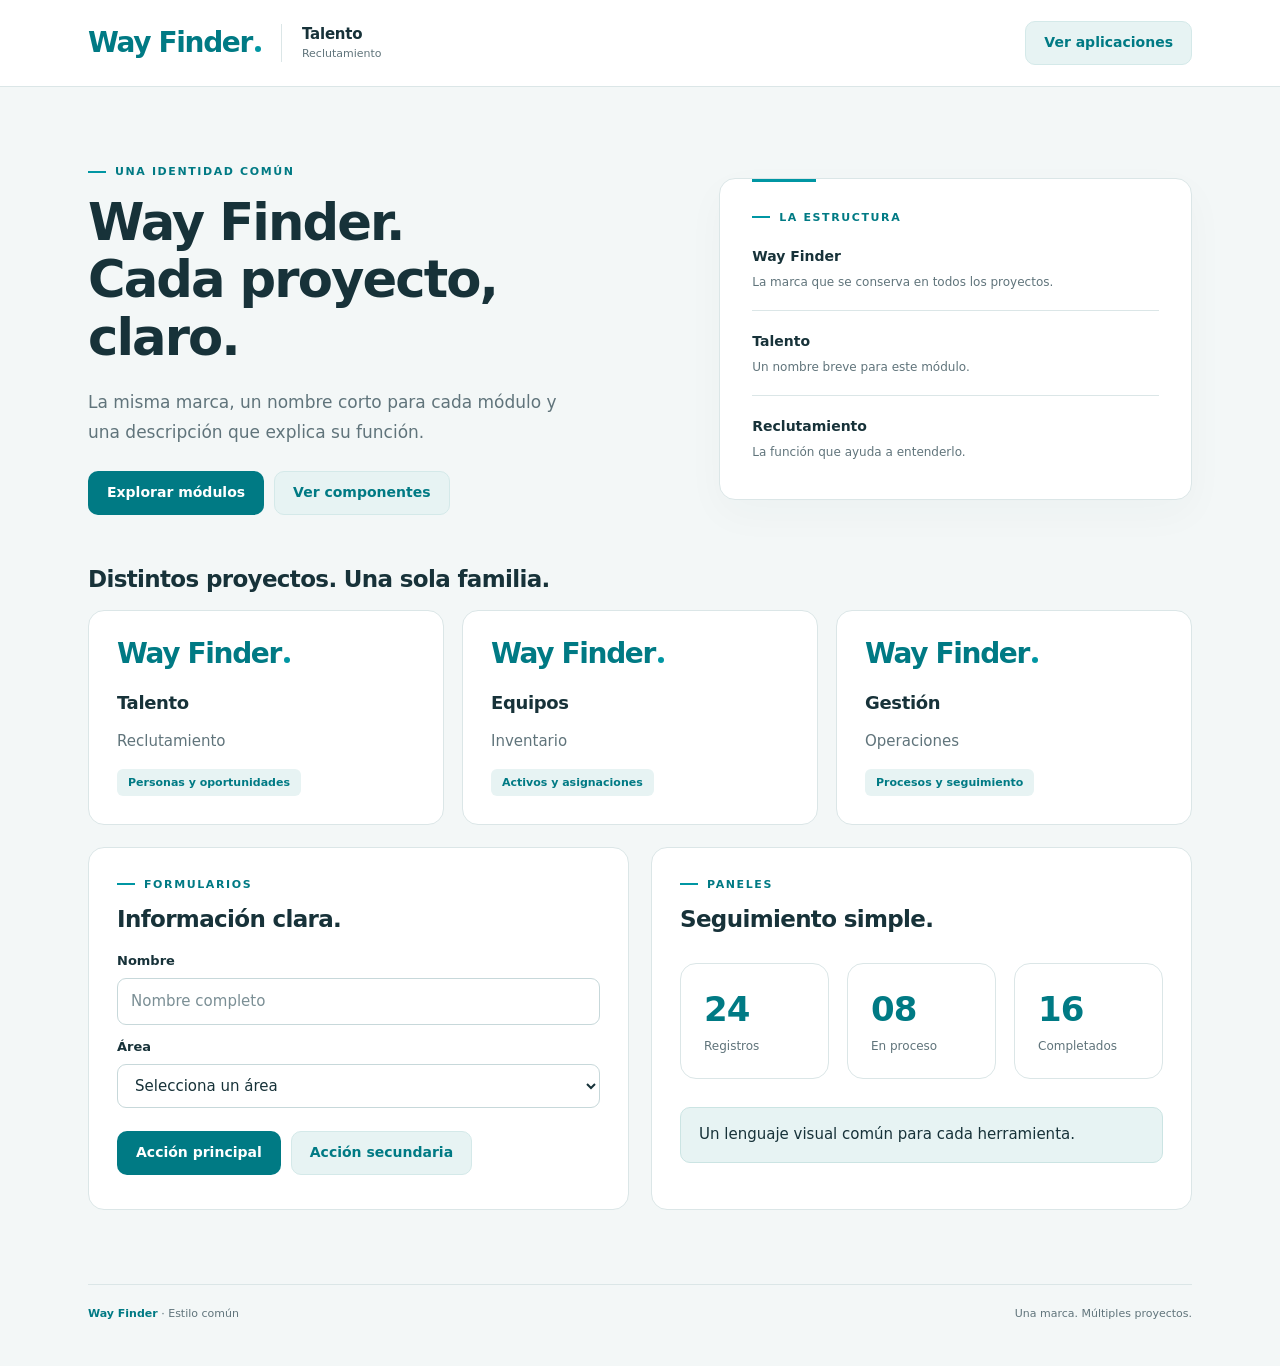
<file: worketers-demo.html>
<!DOCTYPE html><html lang="es"><head><meta charset="UTF-8"><meta name="viewport" content="width=device-width,initial-scale=1"><title>Way Finder · Estilo común</title><link rel="stylesheet" href="worketers.css"></head><body>
<header><div class="brand-lockup"><div class="brand">Way Finder<span class="brand-mark" aria-hidden="true"></span></div><div class="brand-module"><strong>Talento</strong><span>Reclutamiento</span></div></div><nav><a class="button secondary" href="#proyectos">Ver aplicaciones</a></nav></header>
<main><section class="hero"><div><div class="eyebrow">Una identidad común</div><h1>Way Finder.<br>Cada proyecto, claro.</h1><p>La misma marca, un nombre corto para cada módulo y una descripción que explica su función.</p><div class="actions"><a class="button" href="#proyectos">Explorar módulos</a><a class="button secondary" href="#componentes">Ver componentes</a></div></div><aside class="card"><div class="eyebrow">La estructura</div><div class="step"><b>Way Finder</b><span>La marca que se conserva en todos los proyectos.</span></div><div class="step"><b>Talento</b><span>Un nombre breve para este módulo.</span></div><div class="step"><b>Reclutamiento</b><span>La función que ayuda a entenderlo.</span></div></aside></section>
<section id="proyectos"><h2>Distintos proyectos. Una sola familia.</h2><div class="jobs"><article class="card"><div class="brand">Way Finder<span class="brand-mark"></span></div><h3 style="margin-top:20px">Talento</h3><p>Reclutamiento</p><span class="badge">Personas y oportunidades</span></article><article class="card"><div class="brand">Way Finder<span class="brand-mark"></span></div><h3 style="margin-top:20px">Equipos</h3><p>Inventario</p><span class="badge">Activos y asignaciones</span></article><article class="card"><div class="brand">Way Finder<span class="brand-mark"></span></div><h3 style="margin-top:20px">Gestión</h3><p>Operaciones</p><span class="badge">Procesos y seguimiento</span></article></div></section>
<section id="componentes" class="grid"><div class="card"><div class="eyebrow">Formularios</div><h2 style="margin-top:12px">Información clara.</h2><label for="exampleName">Nombre</label><input id="exampleName" placeholder="Nombre completo"><label for="exampleArea">Área</label><select id="exampleArea"><option>Selecciona un área</option><option>Administración</option><option>Operaciones</option></select><div class="actions"><button type="button">Acción principal</button><button type="button" class="secondary">Acción secundaria</button></div></div><div class="card"><div class="eyebrow">Paneles</div><h2 style="margin-top:12px">Seguimiento simple.</h2><div class="stats"><div class="stat"><strong>24</strong><span>Registros</span></div><div class="stat"><strong>08</strong><span>En proceso</span></div><div class="stat"><strong>16</strong><span>Completados</span></div></div><div class="notice">Un lenguaje visual común para cada herramienta.</div></div></section></main>
<footer><span><strong>Way Finder</strong> · Estilo común</span><span>Una marca. Múltiples proyectos.</span></footer></body></html>
</file>
<file: worketers.css>
/* Way Finder: estilos comunes de la aplicación. */
:root{
--ink:#152f35;
--muted:#5c7478;
--teal:#007f83;
--line:#d8e5e4;
--paper:#fff;
--bg:#f3f7f6}
*{
box-sizing:border-box}
body{
margin:0;
background:var(--bg);
color:var(--ink);
font:15px/1.55 'Segoe UI',sans-serif}
button,input,select,textarea{
font:inherit}
button,a,input,select,textarea{
outline-offset:4px}
button,.button{
border:0;
border-radius:9px;
padding:11px 18px;
background:var(--teal);
color:white;
font-weight:600;
cursor:pointer;
text-decoration:none;
display:inline-block}
button:hover,.button:hover{
filter:brightness(.94)}
button:disabled{
opacity:.5;
cursor:wait}
.secondary{
background:#e5efed;
color:var(--ink)}
.ghost{
background:transparent;
color:var(--teal)}
header{
border-bottom:1px solid var(--line);
background:white;
padding:16px 5%;
display:flex;
align-items:center;
gap:24px;
justify-content:space-between}
.brand{
font-size:25px;
font-weight:800;
letter-spacing:-1px;
color:var(--teal)}
.brand small{
display:block;
font-size:10px;
letter-spacing:2px;
color:var(--muted)}
nav{
display:flex;
gap:5px;
flex-wrap:wrap}
nav button{
font-size:13px}
main{
max-width:1200px;
margin:35px auto;
padding:0 24px}
h1{
font-size:clamp(28px,4vw,46px);
line-height:1.15;
letter-spacing:-1px;
margin:12px 0 18px}
h2{
font-size:24px;
margin:0 0 16px}
h3{
margin:0 0 8px}
p{
color:var(--muted)}
.eyebrow{
font-size:12px;
font-weight:700;
letter-spacing:2px;
text-transform:uppercase;
color:var(--teal)}
.hero{
display:grid;
grid-template-columns:1.3fr 1fr;
gap:36px;
align-items:center;
padding:42px 0}
.hero p{
max-width:560px;
font-size:17px}
.card{
background:var(--paper);
border:1px solid var(--line);
border-radius:16px;
padding:26px;
margin-bottom:20px}
.grid{
display:grid;
grid-template-columns:repeat(2,minmax(0,1fr));
gap:20px}
.jobs{
display:grid;
grid-template-columns:repeat(3,minmax(0,1fr));
gap:16px}
.job{
padding:22px;
border:1px solid var(--line);
border-radius:12px;
background:white}
.job p{
white-space:pre-wrap}
.badge{
display:inline-block;
border-radius:20px;
padding:3px 10px;
background:#e0f3ee;
color:#146052;
font-size:12px;
font-weight:600}
.label,label{
display:block;
font-size:13px;
font-weight:600;
margin:12px 0 5px}
input,select,textarea{
width:100%;
padding:11px 12px;
border:1px solid #b9cfcc;
border-radius:8px;
background:white;
color:var(--ink)}
textarea{
min-height:110px;
resize:vertical}
input[type=checkbox]{
width:auto}
.full{
grid-column:1/-1}
.muted{
color:var(--muted);
font-size:13px}
.actions{
display:flex;
gap:10px;
align-items:center;
flex-wrap:wrap;
margin-top:18px}
.notice{
padding:14px 18px;
border:1px solid var(--line);
border-radius:10px;
background:#e5f4ef;
white-space:pre-wrap;
margin:16px 0}
.error{
background:#fff0ed;
color:#8c2d20;
border-color:#e6b7ae}
[hidden]{
display:none!important}
.narrow{
max-width:740px;
margin:auto}
.login{
max-width:440px;
margin:55px auto}
.toolbar{
display:flex;
gap:12px;
justify-content:space-between;
align-items:center;
flex-wrap:wrap}
.toolbar input{
max-width:350px}
.tabs{
display:flex;
gap:8px;
flex-wrap:wrap;
margin:24px 0}
.tablewrap{
overflow:auto}
table{
border-collapse:collapse;
width:100%;
font-size:13px}
th,td{
padding:13px 12px;
text-align:left;
border-bottom:1px solid var(--line);
vertical-align:top}
th{
color:var(--muted);
font-size:11px;
text-transform:uppercase;
letter-spacing:.6px}
td button{
padding:7px 12px;
font-size:12px}
.stats{
display:grid;
grid-template-columns:repeat(3,1fr);
gap:16px;
margin:22px 0}
.stat{
border:1px solid var(--line);
border-radius:12px;
background:white;
padding:20px}
.stat strong{
font-size:30px;
display:block}
.stat span{
color:var(--muted);
font-size:13px}
dialog{
border:1px solid var(--line);
border-radius:16px;
padding:26px;
width:min(850px,94vw);
max-height:90vh;
color:var(--ink)}
dialog::backdrop{
background:#152f3577}
dl{
display:grid;
grid-template-columns:1fr 2fr;
gap:0;
margin:16px 0}
dt,dd{
padding:8px 0;
border-bottom:1px solid var(--line);
margin:0;
white-space:pre-wrap;
overflow-wrap:anywhere}
dt{
font-size:12px;
color:var(--muted)}
dd{
padding-left:14px}
pre{
white-space:pre-wrap;
overflow-wrap:anywhere;
background:var(--bg);
padding:12px;
font-size:12px}
footer{
max-width:1200px;
margin:50px auto 20px;
padding:20px 24px;
border-top:1px solid var(--line);
font-size:12px;
color:var(--muted)}
.trap{
position:absolute;
left:-10000px}
.step{
border-left:3px solid var(--teal);
padding:0 0 0 18px;
margin:22px 0}
.step b{
display:block}
.step span{
color:var(--muted);
font-size:13px}
@media(max-width:760px){
header{
align-items:flex-start;
flex-direction:column;
gap:12px}
.hero,.grid,.jobs{
grid-template-columns:1fr}
.hero{
padding:15px 0;
gap:15px}
main{
padding:0 16px;
margin-top:24px}
.card{
padding:20px}
.stats{
gap:8px}
.stat{
padding:12px}
.stat strong{
font-size:25px}
h1{
font-size:34px}
dl{
grid-template-columns:1fr}
dd{
padding-left:0}
}

/* Identidad Way Finder. La aplicación cambia de nombre, la marca se conserva. */
:root{
 --wk-primary:#0096a3;--wk-action:#007a84;--wk-ink:#173239;--wk-background:#f3f7f7;
 --wk-muted:#60747b;--wk-border:#dbe6e7;--wk-surface:#fff;--wk-soft:#e7f3f3;
 --ink:var(--wk-ink);--muted:var(--wk-muted);--teal:var(--wk-action);--line:var(--wk-border);--paper:var(--wk-surface);--bg:var(--wk-background);
}
body{font-family:'Segoe UI',system-ui,-apple-system,sans-serif;-webkit-font-smoothing:antialiased}
button,.button{display:inline-flex;align-items:center;justify-content:center;gap:8px;min-height:44px;border:1px solid transparent;border-radius:10px;padding:10px 18px;font-size:14px;font-weight:650;line-height:1.4;transition:background .16s,box-shadow .16s}
button:hover,.button:hover{box-shadow:0 3px 12px #17323915;filter:brightness(.95)}
button:disabled{box-shadow:none}
.secondary{background:var(--wk-soft);color:var(--wk-action);border-color:#d4e9e9}
.ghost{color:var(--wk-muted);background:transparent}
.ghost:hover{color:var(--wk-action);background:var(--wk-soft);box-shadow:none}
button:focus-visible,a:focus-visible,input:focus-visible,select:focus-visible,textarea:focus-visible{outline:3px solid var(--wk-primary);outline-offset:4px}
header{padding:21px max(28px,calc((100vw - 1104px)/2));gap:24px}
.brand-lockup{display:flex;align-items:center;gap:20px;flex-shrink:0}
.brand{display:flex;align-items:baseline;gap:3px;color:var(--wk-action);font-size:28px;line-height:1.1;font-weight:800;letter-spacing:-1.35px}
.brand-mark{display:inline-block;width:6px;height:6px;border-radius:50%;background:var(--wk-primary)}
.brand-module{display:flex;flex-direction:column;border-left:1px solid var(--wk-border);padding-left:20px;line-height:1.35}
.brand-module strong{font-size:15px;letter-spacing:-.2px;font-weight:700}
.brand-module span{margin-top:2px;font-size:11px;color:var(--wk-muted)}
nav{gap:7px;align-items:center}nav button{font-size:13px;padding-inline:15px}
main{max-width:1160px;margin:34px auto;padding:0 28px}
h1{font-size:clamp(34px,4vw,52px);line-height:1.12;letter-spacing:-1.9px;font-weight:730;margin:14px 0 22px}
h2{font-size:23px;line-height:1.3;letter-spacing:-.65px;font-weight:700}
h3{font-size:18px;line-height:1.4;letter-spacing:-.35px}
.eyebrow{display:flex;align-items:center;gap:9px;font-size:11px;font-weight:750;letter-spacing:1.6px}
.eyebrow::before{content:'';width:18px;height:2px;background:var(--wk-primary);flex-shrink:0}
.hero{grid-template-columns:1.2fr 1fr;gap:64px;padding:42px 0 50px}
.hero>div>p{max-width:480px;font-size:17px;line-height:1.75}
.card{border-radius:16px;padding:28px;margin-bottom:22px}
.hero .card{position:relative;padding:30px 32px 18px;margin:0;box-shadow:0 14px 40px #17323908;overflow:hidden}
.hero .card::before{position:absolute;content:'';width:64px;height:3px;top:0;left:32px;background:var(--wk-primary)}
.grid{gap:18px 22px}.jobs{gap:18px}.job{border-radius:16px;padding:24px}
.badge{display:inline-flex;align-items:center;gap:6px;background:var(--wk-soft);color:var(--wk-action);padding:5px 11px;border-radius:6px;font-size:11px;font-weight:650}
label,.label{margin:12px 0 7px;font-size:13px;font-weight:650}
input,select,textarea{border-color:#c7d8da;border-radius:9px;padding:11px 13px}
input::placeholder,textarea::placeholder{color:#7b8f95}
input:focus,select:focus,textarea:focus{border-color:var(--wk-action)}
input[readonly]{background:var(--wk-background)}
input[type=checkbox]{accent-color:var(--wk-action)}
input[type=file]{background:var(--wk-background);border-style:dashed;font-size:13px}
.actions{margin-top:23px}
.notice{background:var(--wk-soft);color:var(--wk-ink);border-color:#cbe4e3;padding:15px 18px;margin:18px 0}
.error{background:#fff1ee;color:#993d30;border-color:#ebc5be}
.narrow{max-width:780px}
.login{max-width:460px;margin:60px auto;padding:32px;box-shadow:0 14px 40px #17323906}
.login h1{letter-spacing:-.9px}
summary{cursor:pointer;color:var(--wk-action);font-size:13px;font-weight:600}
.toolbar{gap:16px}.toolbar h2{margin-bottom:8px}.toolbar input{max-width:340px}
.tabs{align-items:center;gap:7px;margin:26px 0 20px}.tabs button{font-size:13px}
th,td{padding:15px 13px}th{background:var(--wk-background);font-size:10px;font-weight:700;letter-spacing:.9px}
td button{min-height:34px}
.stats{gap:18px;margin:28px 0}.stat{border-radius:16px;padding:23px}
.stat strong{color:var(--wk-action);font-size:34px;line-height:1.3;letter-spacing:-1px;font-weight:700}
.stat span{display:block;margin-top:6px;font-size:12px}
dialog{padding:28px;box-shadow:0 25px 90px #17323920}
dialog::backdrop{background:#17323980}
footer{max-width:1104px;margin:52px auto 24px;padding:20px 0;display:flex;justify-content:space-between;align-items:center;gap:16px;font-size:11px}
footer strong{color:var(--wk-action);font-weight:700}
.step{border-left:0;border-bottom:1px solid var(--wk-border);padding:0 0 19px;margin:20px 0}
.step:last-child{border-bottom:0;margin-bottom:0}.step b{font-size:14px;font-weight:650}.step span{display:block;margin-top:5px;font-size:12px}
@media(max-width:760px){
 header{padding:22px;gap:20px}nav{width:100%;gap:4px}nav button{flex:1;padding-inline:10px;font-size:12px}
 main{margin:26px auto;padding:0 20px}.hero{grid-template-columns:1fr;gap:30px;padding:12px 0 34px}
 h1{font-size:37px;letter-spacing:-1.3px}.hero>div>p{font-size:16px}.card{padding:22px}.hero .card{padding:26px 24px 12px}
 .stats{gap:9px}.stat{padding:15px 12px;border-radius:12px}.stat strong{font-size:27px}.stat span{font-size:11px}
 .login{margin:32px auto;padding:26px}footer{margin:36px 20px 20px;align-items:flex-start;flex-direction:column;gap:5px}
}
@media(prefers-reduced-motion:reduce){*{transition:none!important;scroll-behavior:auto!important}}
</file>
